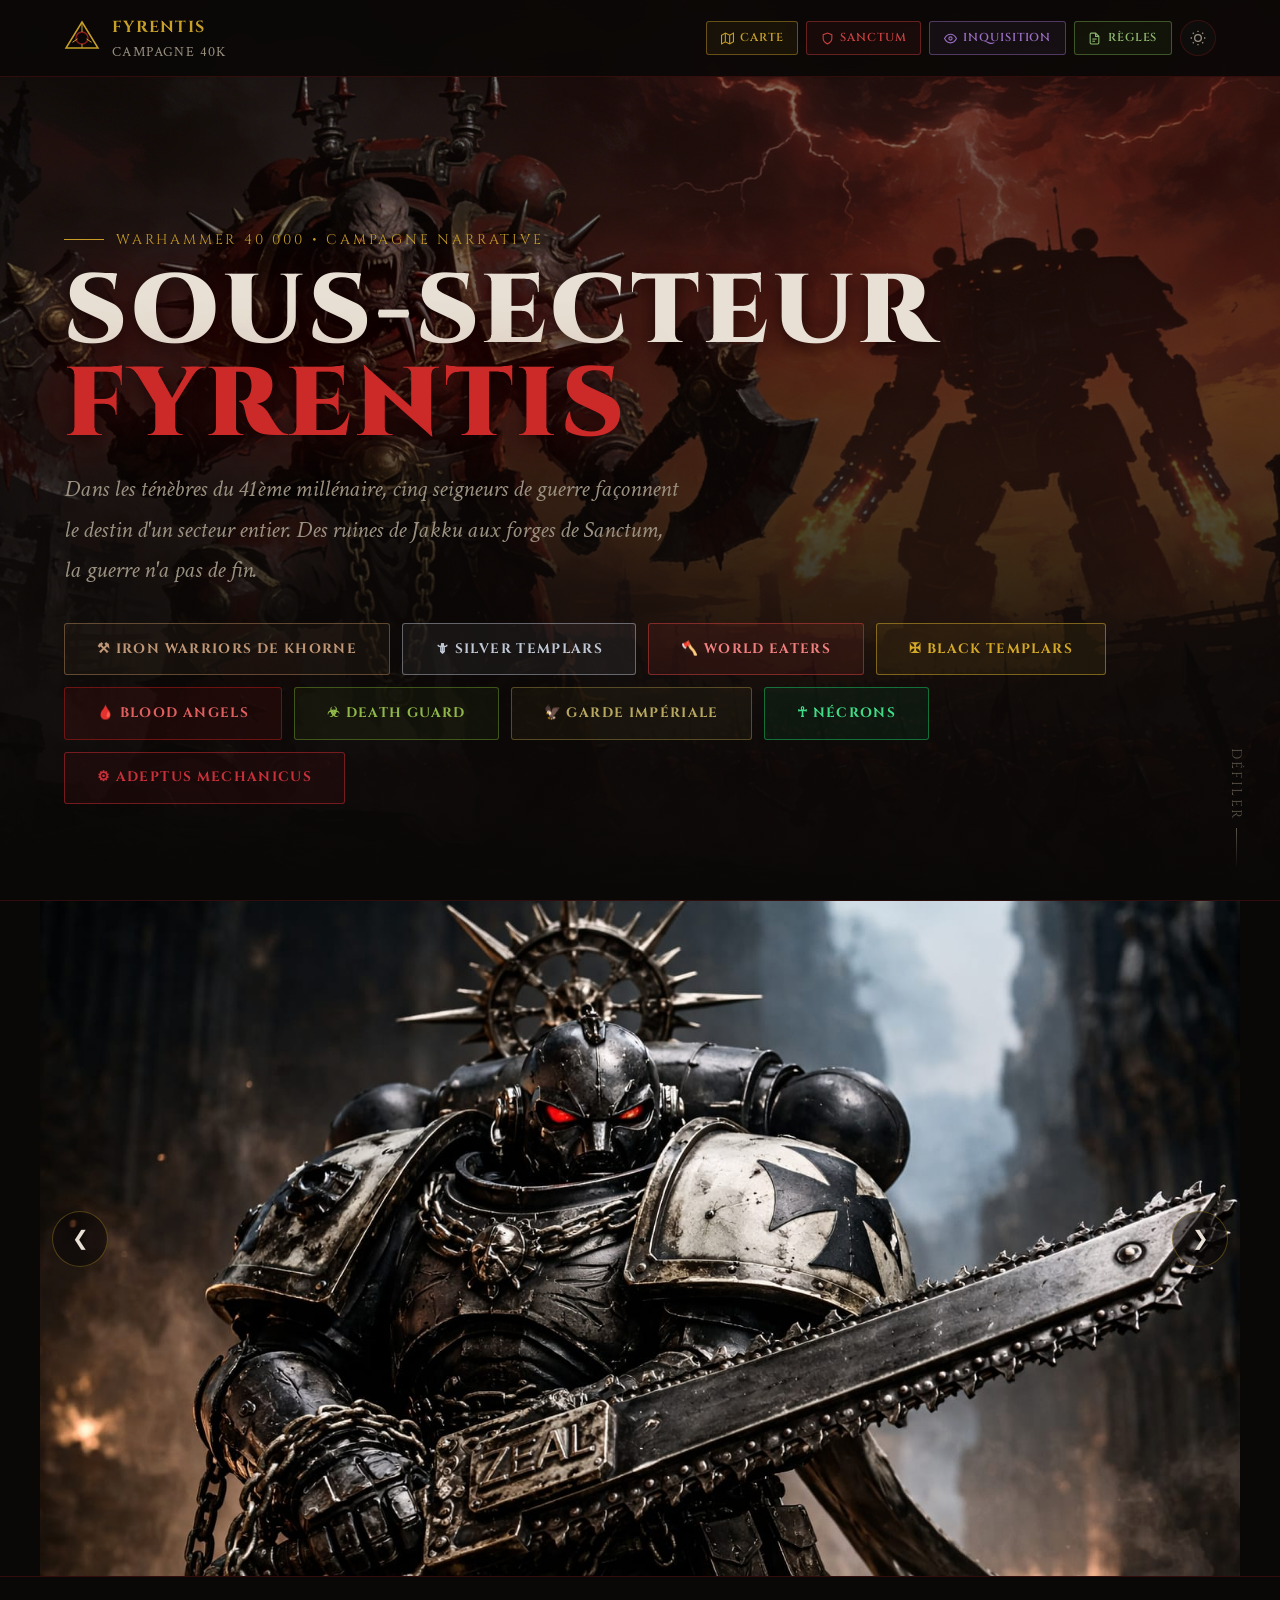
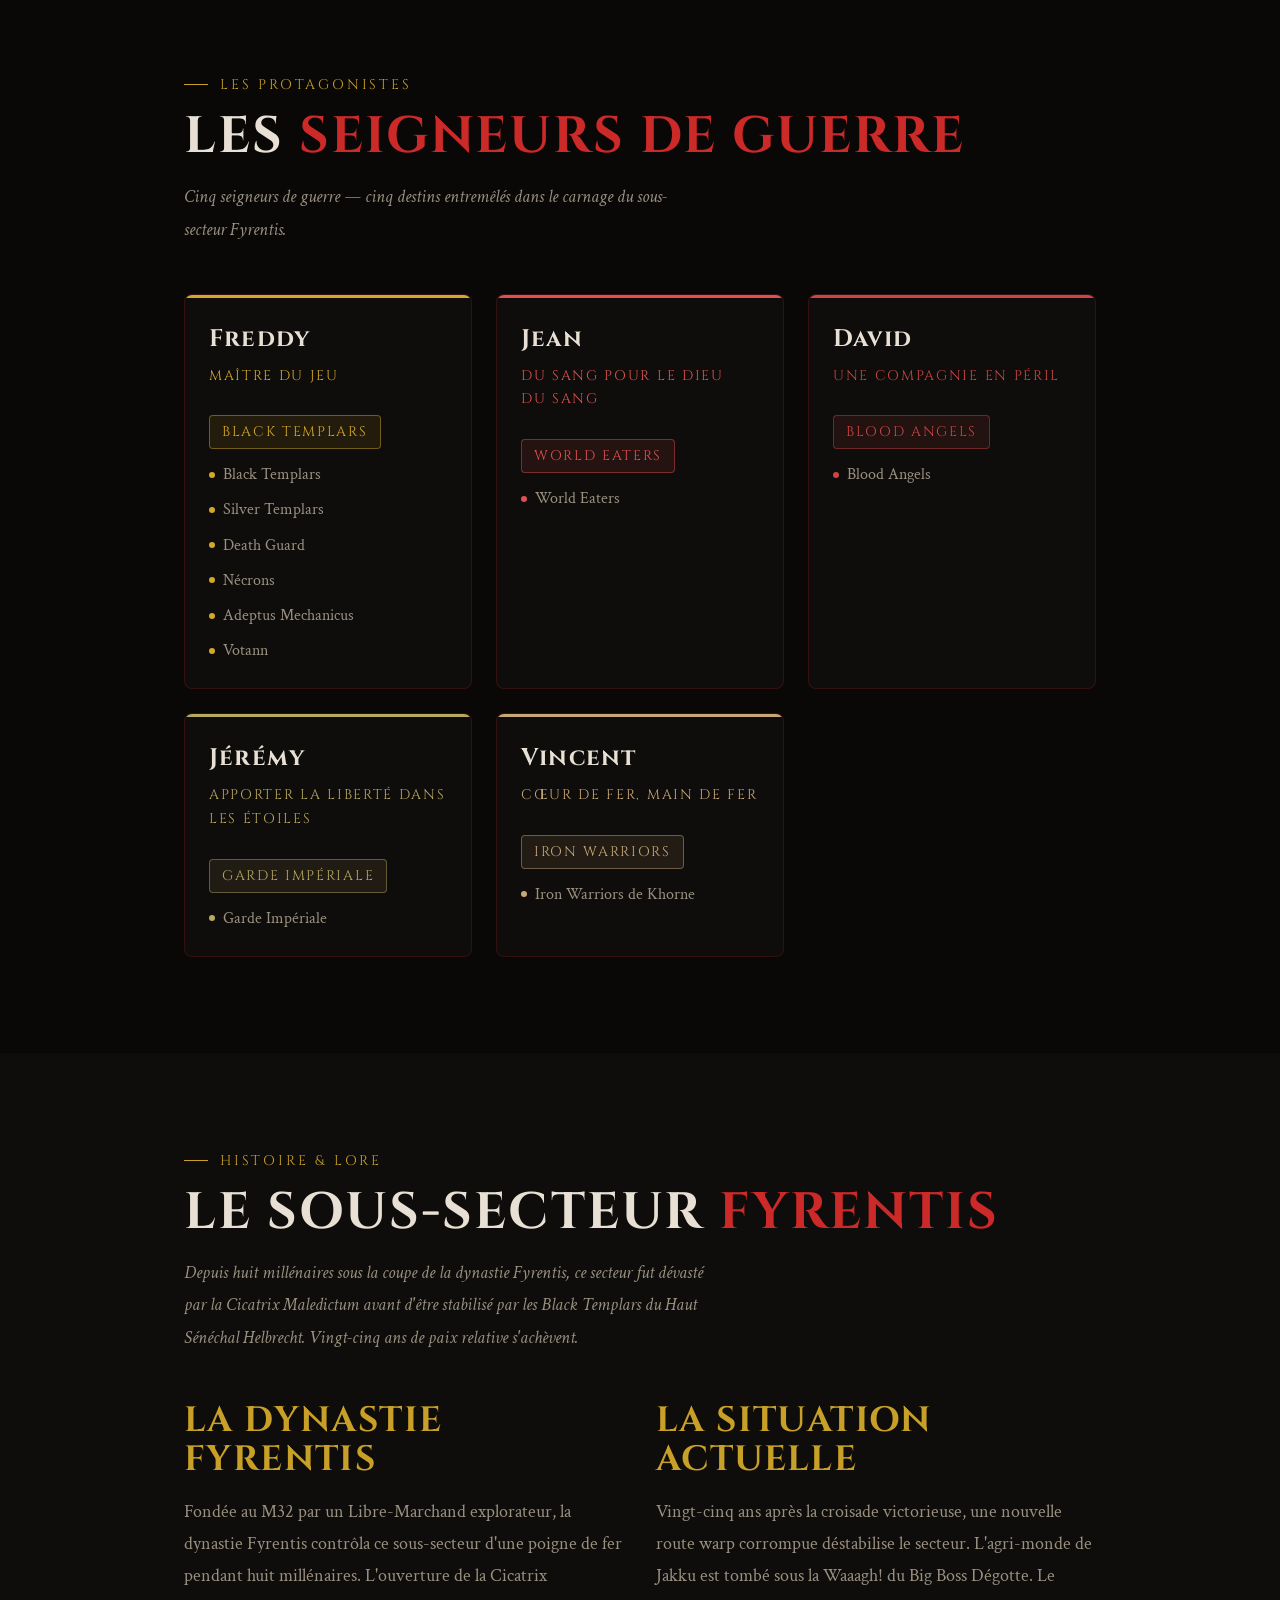
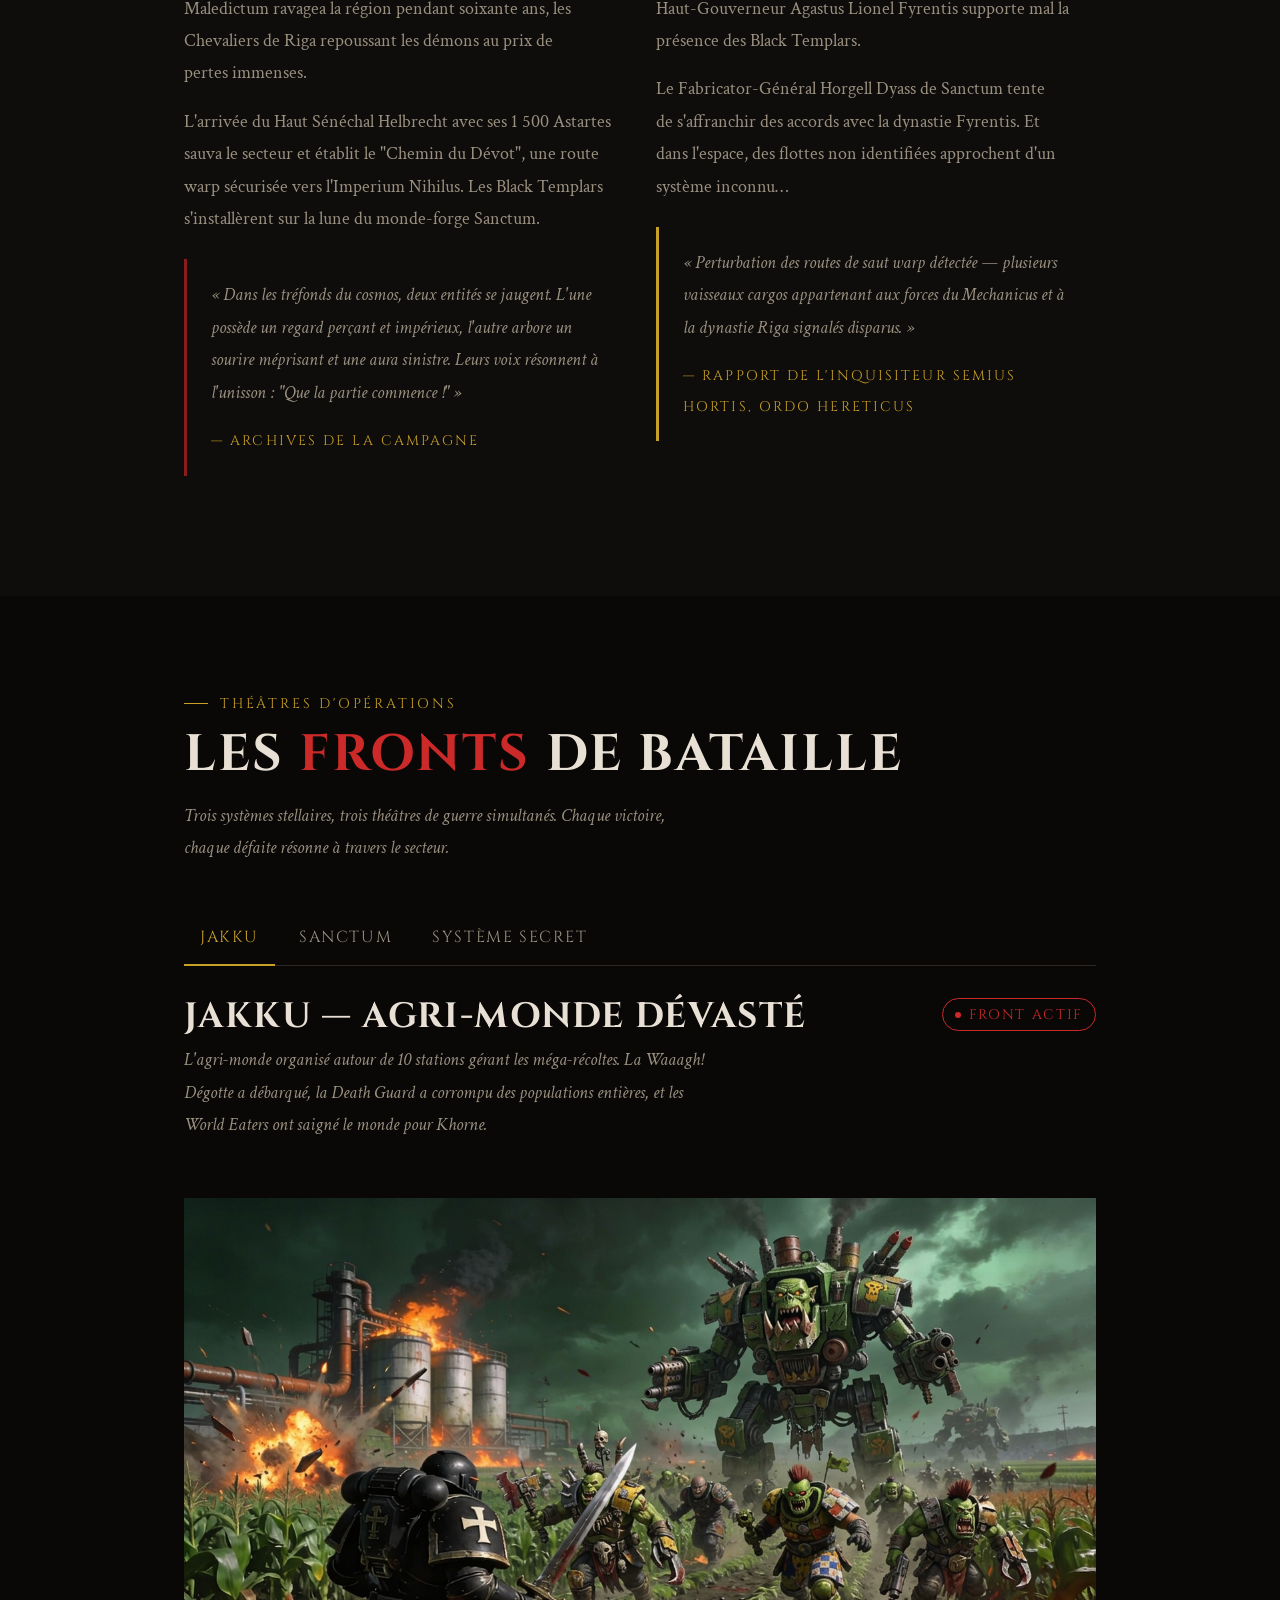
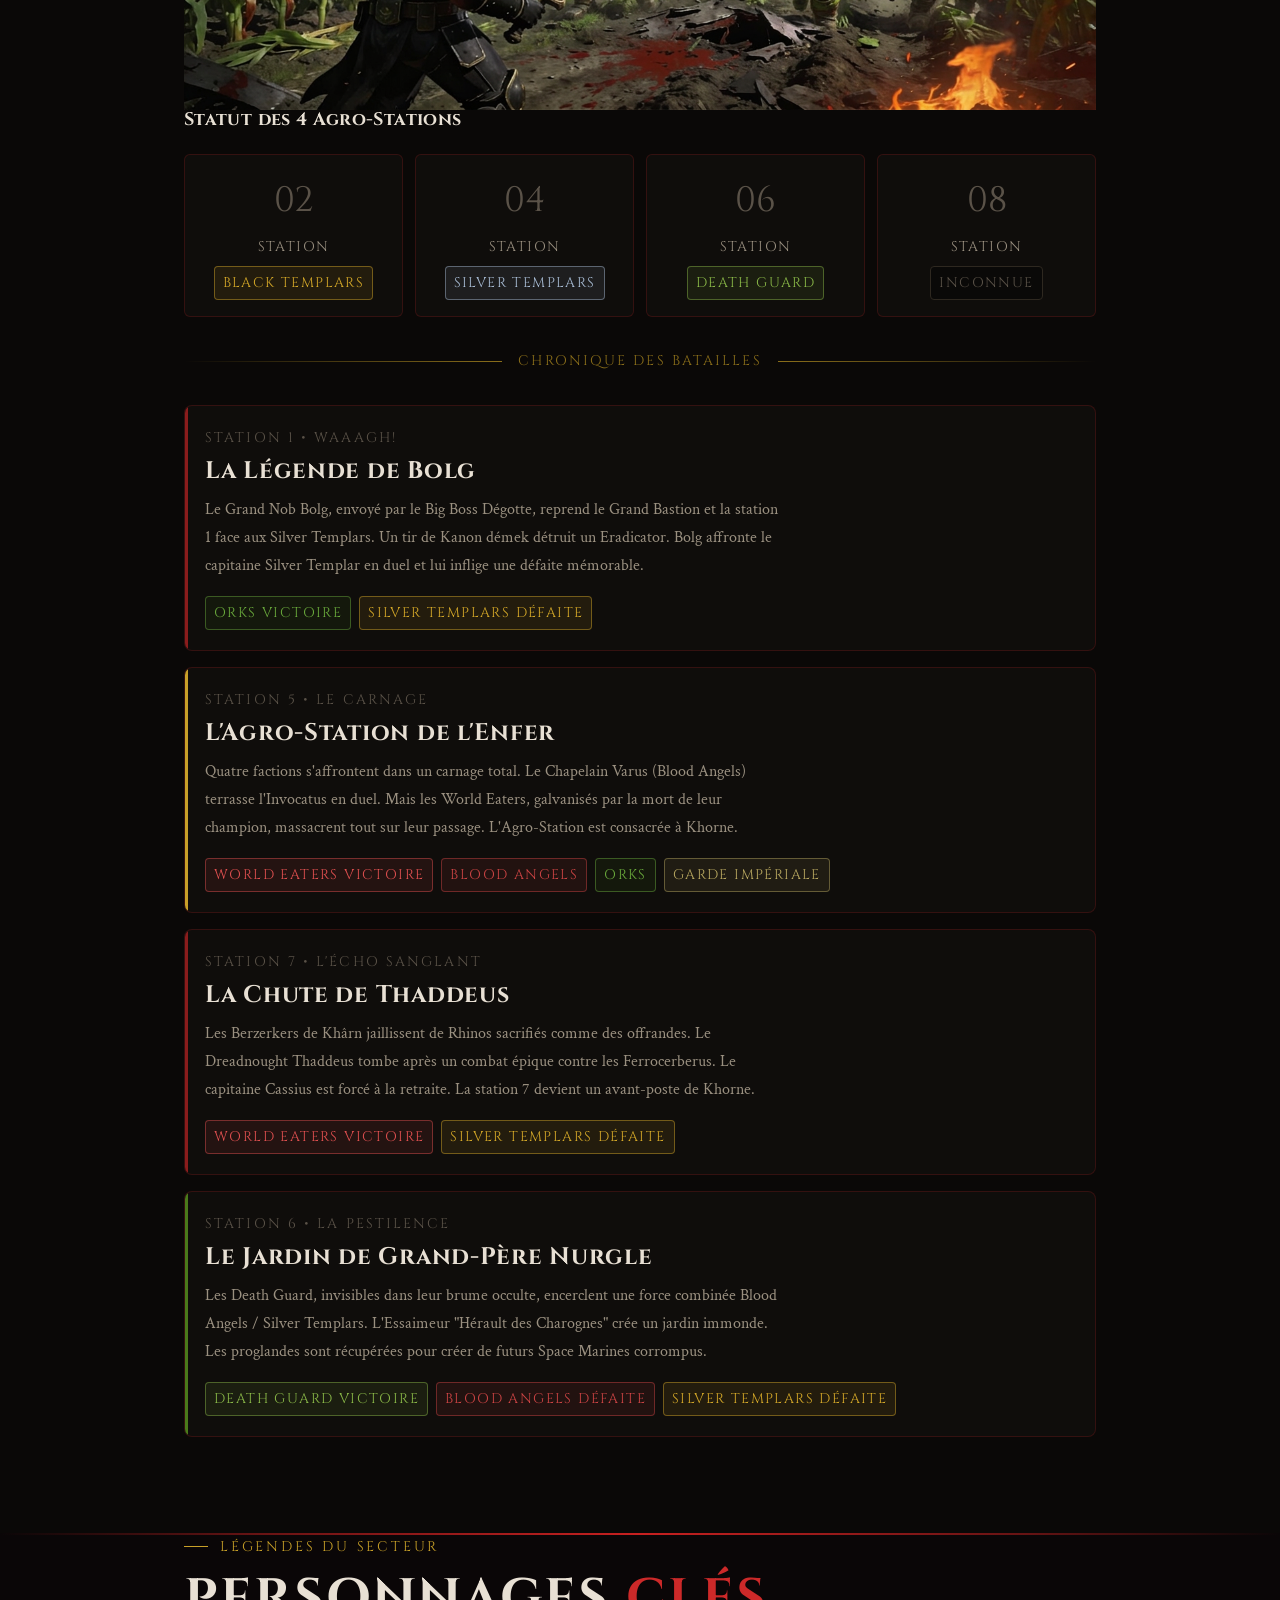
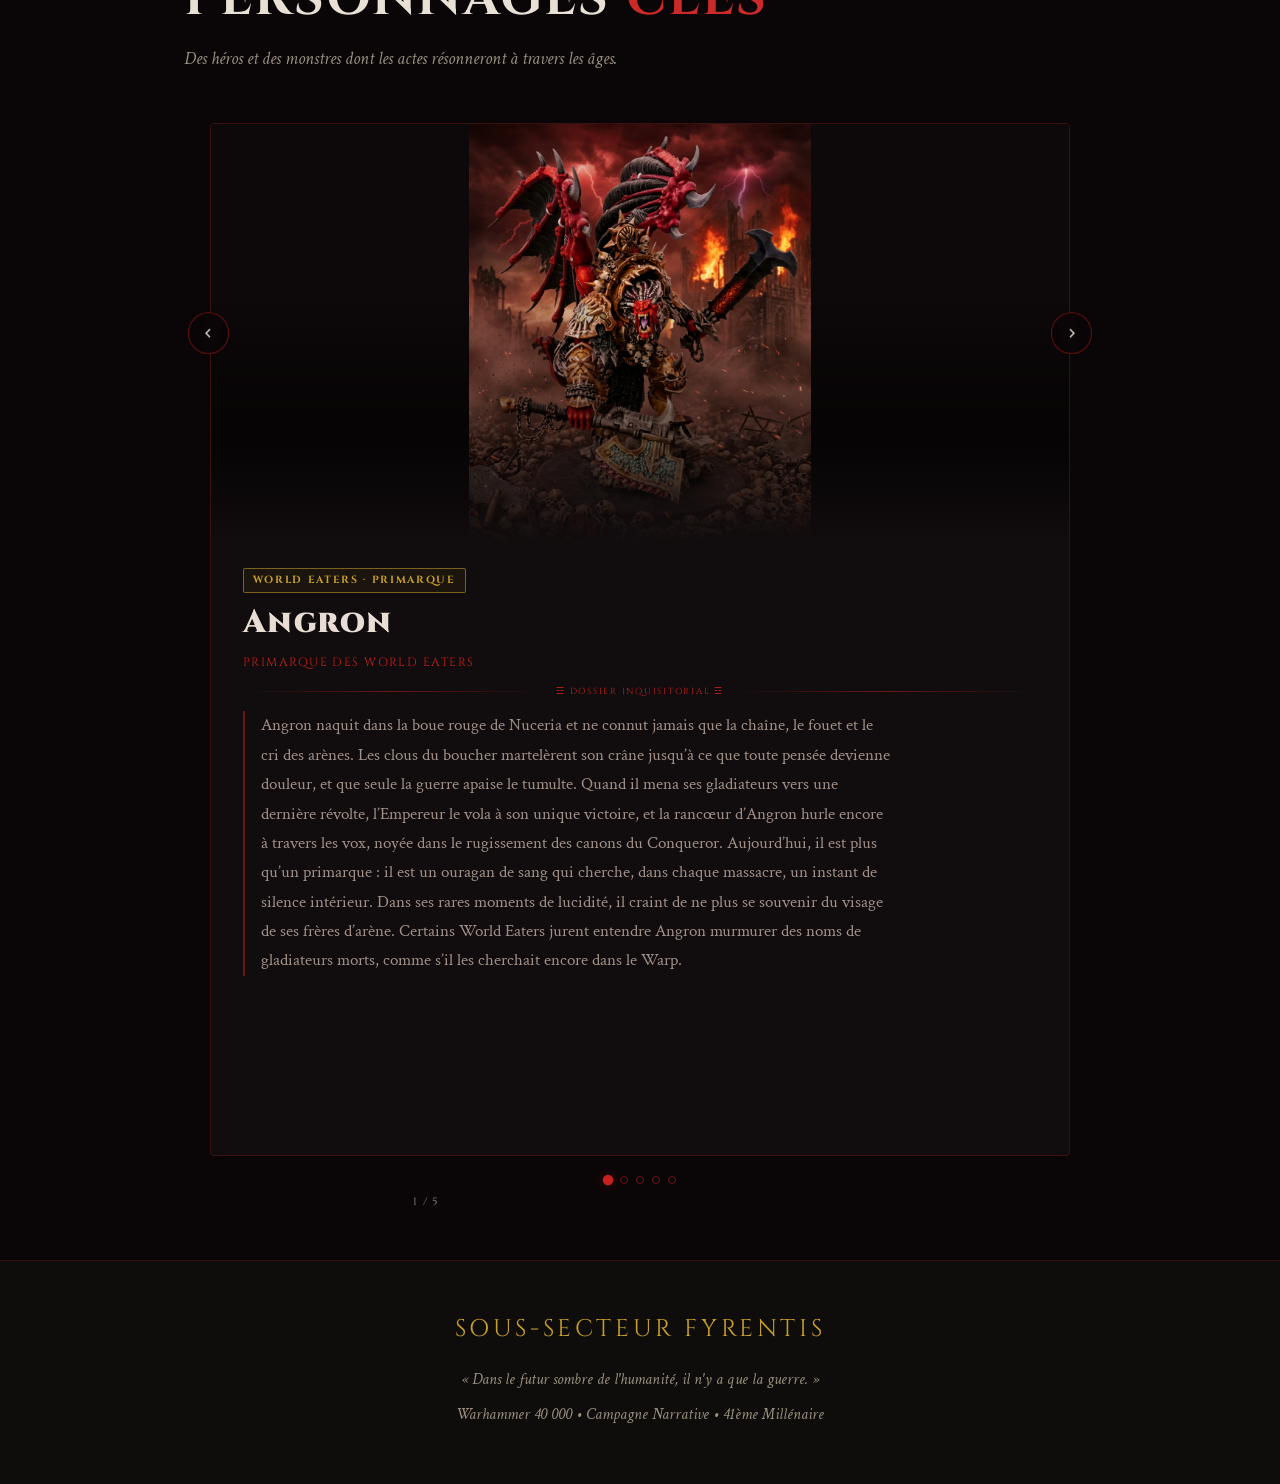
<file: index.html>
<!DOCTYPE html>
<html lang="fr" data-theme="dark">
<head>
  <meta charset="UTF-8">
  <meta name="viewport" content="width=device-width, initial-scale=1.0">
  <title>Campagne Fyrentis — Warhammer 40K</title>
  <link rel="preconnect" href="https://fonts.googleapis.com">
  <link rel="preconnect" href="https://fonts.gstatic.com" crossorigin>
  <link href="https://fonts.googleapis.com/css2?family=Cinzel:wght@400;600;700;900&family=Crimson+Text:ital,wght@0,400;0,600;1,400&display=swap" rel="stylesheet">
  <link rel="stylesheet" href="assets/css/style.css">
  <link rel="stylesheet" href="assets/css/personnages-carousel.css">
  <style>
    /* ── BOUTONS DE NAVIGATION PAGES ─────────────────────────────────────── */
    .nav-page-links {
      display: flex;
      gap: 0.5rem;
      align-items: center;
    }
    .btn-nav-page {
      display: inline-flex;
      align-items: center;
      gap: 0.4rem;
      padding: 0.4rem 0.85rem;
      font-family: 'Cinzel', serif;
      font-size: 0.72rem;
      font-weight: 600;
      letter-spacing: 0.08em;
      text-transform: uppercase;
      text-decoration: none;
      border-radius: 3px;
      border: 1px solid;
      transition: background 180ms ease, color 180ms ease, border-color 180ms ease, box-shadow 180ms ease;
      cursor: pointer;
      white-space: nowrap;
    }
    .btn-nav-page--carte {
      color: #c8a028;
      border-color: rgba(200, 160, 40, 0.45);
      background: rgba(200, 160, 40, 0.07);
    }
    .btn-nav-page--carte:hover {
      background: rgba(200, 160, 40, 0.18);
      border-color: #c8a028;
      box-shadow: 0 0 10px rgba(200, 160, 40, 0.25);
      color: #e8c050;
    }
    .btn-nav-page--sanctum {
      color: #c84040;
      border-color: rgba(200, 60, 60, 0.45);
      background: rgba(200, 60, 60, 0.07);
    }
    .btn-nav-page--sanctum:hover {
      background: rgba(200, 60, 60, 0.18);
      border-color: #c84040;
      box-shadow: 0 0 10px rgba(200, 60, 60, 0.25);
      color: #e06060;
    }
    /* ── RÈGLES : Thème Codex Warhammer — vert bronze / parchamin de guerre ── */
    .btn-nav-page--regles {
      color: #8fb870;
      border-color: rgba(120, 168, 80, 0.45);
      background: rgba(80, 120, 40, 0.10);
    }
    .btn-nav-page--regles:hover {
      background: rgba(90, 130, 45, 0.22);
      border-color: #9ac878;
      box-shadow: 0 0 12px rgba(100, 160, 50, 0.30), 0 0 4px rgba(180, 140, 60, 0.15);
      color: #b8d898;
    }
    .btn-nav-page--inquisition {
      color: #9b6fc4;
      border-color: rgba(155, 111, 196, 0.45);
      background: rgba(155, 111, 196, 0.07);
    }
    .btn-nav-page--inquisition:hover {
      background: rgba(155, 111, 196, 0.18);
      border-color: #9b6fc4;
      box-shadow: 0 0 10px rgba(155, 111, 196, 0.28);
      color: #c090e8;
    }
    [data-theme="light"] .btn-nav-page--carte {
      color: #8a6800;
      border-color: rgba(138, 104, 0, 0.4);
      background: rgba(138, 104, 0, 0.06);
    }
    [data-theme="light"] .btn-nav-page--carte:hover {
      background: rgba(138, 104, 0, 0.14);
      border-color: #8a6800;
    }
    [data-theme="light"] .btn-nav-page--sanctum {
      color: #8b1c1c;
      border-color: rgba(139, 28, 28, 0.4);
      background: rgba(139, 28, 28, 0.06);
    }
    [data-theme="light"] .btn-nav-page--sanctum:hover {
      background: rgba(139, 28, 28, 0.14);
      border-color: #8b1c1c;
    }
    [data-theme="light"] .btn-nav-page--regles {
      color: #3a6020;
      border-color: rgba(58, 96, 32, 0.4);
      background: rgba(58, 96, 32, 0.06);
    }
    [data-theme="light"] .btn-nav-page--regles:hover {
      background: rgba(58, 96, 32, 0.16);
      border-color: #3a6020;
      color: #1e3a0e;
    }
    [data-theme="light"] .btn-nav-page--inquisition {
      color: #5a2a8a;
      border-color: rgba(90, 42, 138, 0.4);
      background: rgba(90, 42, 138, 0.06);
    }
    [data-theme="light"] .btn-nav-page--inquisition:hover {
      background: rgba(90, 42, 138, 0.14);
      border-color: #5a2a8a;
    }
    /* ── BLOC HERO CTA ───────────────────────────────────────────────────────── */
    .hero-nav-btns {
      display: flex;
      flex-wrap: wrap;
      gap: 0.75rem;
      margin-top: 1.5rem;
    }
    .btn-hero-page {
      display: inline-flex;
      align-items: center;
      gap: 0.5rem;
      padding: 0.65rem 1.4rem;
      font-family: 'Cinzel', serif;
      font-size: 0.78rem;
      font-weight: 700;
      letter-spacing: 0.1em;
      text-transform: uppercase;
      text-decoration: none;
      border-radius: 3px;
      border: 1px solid;
      backdrop-filter: blur(4px);
      transition: background 200ms ease, border-color 200ms ease, box-shadow 200ms ease, transform 120ms ease;
    }
    .btn-hero-page:hover { transform: translateY(-1px); }
    .btn-hero-page:active { transform: translateY(0); }
    .btn-hero-page--carte {
      color: #f0d070;
      border-color: rgba(200, 160, 40, 0.6);
      background: rgba(200, 160, 40, 0.12);
    }
    .btn-hero-page--carte:hover {
      background: rgba(200, 160, 40, 0.22);
      border-color: #c8a028;
      box-shadow: 0 0 18px rgba(200, 160, 40, 0.3);
    }
    .btn-hero-page--sanctum {
      color: #f08080;
      border-color: rgba(200, 60, 60, 0.6);
      background: rgba(200, 60, 60, 0.12);
    }
    .btn-hero-page--sanctum:hover {
      background: rgba(200, 60, 60, 0.22);
      border-color: #c84040;
      box-shadow: 0 0 18px rgba(200, 60, 60, 0.3);
    }
    @media (max-width: 600px) {
      .nav-page-links { gap: 0.35rem; }
      .btn-nav-page { font-size: 0.65rem; padding: 0.35rem 0.6rem; }
      .btn-hero-page { font-size: 0.72rem; padding: 0.55rem 1rem; }
    }

    /* ── BOUTONS ARMÉES HERO ─────────────────────────────────────────────────────── */
    .btn-armee {
      display: inline-flex;
      align-items: center;
      gap: 0.55rem;
      padding: 0.85rem 2rem;
      font-family: 'Cinzel', serif;
      font-size: 0.85rem;
      font-weight: 700;
      letter-spacing: 0.1em;
      text-transform: uppercase;
      text-decoration: none;
      border-radius: 3px;
      border: 1px solid;
      transition: background 200ms ease, border-color 200ms ease, box-shadow 200ms ease, transform 120ms ease;
    }
    .btn-armee:hover  { transform: translateY(-1px); }
    .btn-armee:active { transform: translateY(0); }
    .btn-armee--iw { color:#c09878; border-color:rgba(160,120,80,.55); background:rgba(122,90,60,.10); }
    .btn-armee--iw:hover { background:rgba(122,90,60,.22); border-color:#a07848; box-shadow:0 0 20px rgba(140,60,20,.30); color:#d8b898; }
    .btn-armee--st { color:#c0c8d4; border-color:rgba(192,200,212,.45); background:rgba(192,200,212,.07); }
    .btn-armee--st:hover { background:rgba(192,200,212,.16); border-color:#c0c8d4; box-shadow:0 0 20px rgba(192,200,212,.22); color:#e0e6f0; }
    .btn-armee--we { color:#f08080; border-color:rgba(200,60,60,.55); background:rgba(200,60,60,.10); }
    .btn-armee--we:hover { background:rgba(200,60,60,.22); border-color:#c84040; box-shadow:0 0 22px rgba(200,60,60,.35); color:#ffaaaa; }
    .btn-armee--bt { color:#d4a828; border-color:rgba(200,160,40,.55); background:rgba(200,160,40,.08); }
    .btn-armee--bt:hover { background:rgba(200,160,40,.20); border-color:#c8a028; box-shadow:0 0 22px rgba(200,160,40,.28); color:#f0c840; }
    .btn-armee--ba { color:#e06060; border-color:rgba(176,26,26,.55); background:rgba(176,26,26,.10); }
    .btn-armee--ba:hover { background:rgba(176,26,26,.22); border-color:#b01a1a; box-shadow:0 0 22px rgba(176,26,26,.35); color:#ff9090; }
    .btn-armee--dg { color:#90b848; border-color:rgba(100,140,40,.55); background:rgba(80,110,30,.10); }
    .btn-armee--dg:hover { background:rgba(80,110,30,.22); border-color:#6a9030; box-shadow:0 0 22px rgba(100,140,40,.28); color:#b0d868; }
    .btn-armee--gi { color:#b8a860; border-color:rgba(138,122,58,.55); background:rgba(138,122,58,.08); }
    .btn-armee--gi:hover { background:rgba(138,122,58,.20); border-color:#8a7a3a; box-shadow:0 0 20px rgba(138,122,58,.25); color:#d8c878; }
    .btn-armee--nc { color:#40dd88; border-color:rgba(26,200,100,.50); background:rgba(26,200,100,.07); }
    .btn-armee--nc:hover { background:rgba(26,200,100,.16); border-color:#1aff7a; box-shadow:0 0 22px rgba(26,255,122,.28); color:#80ffb8; }
    /* ── ADEPTUS MECHANICUS — rouge sang / acier rouillé ── */
    .btn-armee--am { color:#c8303a; border-color:rgba(192,40,50,.55); background:rgba(160,24,32,.10); }
    .btn-armee--am:hover { background:rgba(160,24,32,.22); border-color:#c8303a; box-shadow:0 0 22px rgba(192,40,50,.40), 0 0 8px rgba(138,154,170,.18); color:#e05060; }
    [data-theme="light"] .btn-armee--am { color:#7a0c14; border-color:rgba(122,12,20,.5); background:rgba(122,12,20,.06); }
    [data-theme="light"] .btn-armee--am:hover { background:rgba(122,12,20,.14); border-color:#7a0c14; color:#4a0408; }
    [data-theme="light"] .btn-armee--iw { color:#5a3a18; border-color:rgba(90,58,24,.5);  background:rgba(90,58,24,.06); }
    [data-theme="light"] .btn-armee--iw:hover { background:rgba(90,58,24,.14); border-color:#5a3a18; color:#3a2008; }
    [data-theme="light"] .btn-armee--st { color:#2a3a50; border-color:rgba(42,58,80,.5);  background:rgba(42,58,80,.06); }
    [data-theme="light"] .btn-armee--st:hover { background:rgba(42,58,80,.14); border-color:#2a3a50; color:#101a28; }
    [data-theme="light"] .btn-armee--we { color:#8b1c1c; border-color:rgba(139,28,28,.5); background:rgba(139,28,28,.06); }
    [data-theme="light"] .btn-armee--we:hover { background:rgba(139,28,28,.14); border-color:#8b1c1c; color:#5c0d0d; }
    [data-theme="light"] .btn-armee--bt { color:#7a5800; border-color:rgba(122,88,0,.5);  background:rgba(122,88,0,.06); }
    [data-theme="light"] .btn-armee--bt:hover { background:rgba(122,88,0,.14); border-color:#7a5800; color:#4a3200; }
    [data-theme="light"] .btn-armee--ba { color:#7a0c0c; border-color:rgba(122,12,12,.5); background:rgba(122,12,12,.06); }
    [data-theme="light"] .btn-armee--ba:hover { background:rgba(122,12,12,.14); border-color:#7a0c0c; color:#4a0404; }
    [data-theme="light"] .btn-armee--dg { color:#3a5a10; border-color:rgba(58,90,16,.5);  background:rgba(58,90,16,.06); }
    [data-theme="light"] .btn-armee--dg:hover { background:rgba(58,90,16,.14); border-color:#3a5a10; color:#1a3000; }
    [data-theme="light"] .btn-armee--gi { color:#4a4010; border-color:rgba(74,64,16,.5);  background:rgba(74,64,16,.06); }
    [data-theme="light"] .btn-armee--gi:hover { background:rgba(74,64,16,.14); border-color:#4a4010; color:#282000; }
    [data-theme="light"] .btn-armee--nc { color:#006a30; border-color:rgba(0,106,48,.5);  background:rgba(0,106,48,.06); }
    [data-theme="light"] .btn-armee--nc:hover { background:rgba(0,106,48,.14); border-color:#006a30; color:#003a18; }

    /* ── PLAYER CARDS — alignées sur la palette armée principale du joueur ───── */
    .player-card--red::before    { background: var(--army-we-fg); }
    .player-card--blue::before   { background: var(--army-ba-fg); }
    .player-card--green::before  { background: var(--army-gi-fg); }
    .player-card--purple::before { background: var(--army-iw-fg); }
    .player-card--gold::before   { background: var(--army-bt-fg); }

    .player-card--red   .player-armies li::before { background: var(--army-we-fg); }
    .player-card--blue  .player-armies li::before { background: var(--army-ba-fg); }
    .player-card--green .player-armies li::before { background: var(--army-gi-fg); }
    .player-card--purple .player-armies li::before { background: var(--army-iw-fg); }
    .player-card--gold  .player-armies li::before { background: var(--army-bt-fg); }

    .player-card--red   .player-role { color: var(--army-we-fg); }
    .player-card--blue  .player-role { color: var(--army-ba-fg); }
    .player-card--green .player-role { color: var(--army-gi-fg); }
    .player-card--purple .player-role { color: var(--army-iw-fg); }
    .player-card--gold  .player-role { color: var(--army-bt-fg); }

    .player-card--red:hover    { box-shadow: 0 8px 32px rgba(224, 80, 80, 0.18); }
    .player-card--blue:hover   { box-shadow: 0 8px 32px rgba(204, 68, 68, 0.18); }
    .player-card--green:hover  { box-shadow: 0 8px 32px rgba(184, 168, 96, 0.18); }
    .player-card--purple:hover { box-shadow: 0 8px 32px rgba(200, 168, 120, 0.18); }
    .player-card--gold:hover   { box-shadow: 0 8px 32px rgba(212, 168, 40, 0.18); }

    .char-lore.red   { border-left-color: var(--army-we-bar); color: var(--color-text-muted); }
    .char-lore.blue  { border-left-color: var(--army-ba-bar); color: var(--color-text-muted); }
    .char-lore.gold  { border-left-color: var(--army-bt-bar); color: var(--color-text-muted); }
    .char-lore.green { border-left-color: #6aaa3c; color: var(--color-text-muted); }

    .faction-tag--ork {
      background: rgba(58, 106, 28, 0.12);
      border-color: rgba(106, 170, 60, 0.45);
      color: #6aaa3c;
    }
    .faction-tag--ork:where(*)  { /* précision sans surcharge */ }

    [data-theme="light"] .player-card--red::before    { background: var(--army-we-fg); }
    [data-theme="light"] .player-card--blue::before   { background: var(--army-ba-fg); }
    [data-theme="light"] .player-card--green::before  { background: var(--army-gi-fg); }
    [data-theme="light"] .player-card--purple::before { background: var(--army-iw-fg); }
    [data-theme="light"] .player-card--gold::before   { background: var(--army-bt-fg); }

    [data-theme="light"] .player-card--red   .player-armies li::before { background: var(--army-we-fg); }
    [data-theme="light"] .player-card--blue  .player-armies li::before { background: var(--army-ba-fg); }
    [data-theme="light"] .player-card--green .player-armies li::before { background: var(--army-gi-fg); }
    [data-theme="light"] .player-card--purple .player-armies li::before { background: var(--army-iw-fg); }
    [data-theme="light"] .player-card--gold  .player-armies li::before { background: var(--army-bt-fg); }

    [data-theme="light"] .player-card--red   .player-role { color: var(--army-we-fg); }
    [data-theme="light"] .player-card--blue  .player-role { color: var(--army-ba-fg); }
    [data-theme="light"] .player-card--green .player-role { color: var(--army-gi-fg); }
    [data-theme="light"] .player-card--purple .player-role { color: var(--army-iw-fg); }
    [data-theme="light"] .player-card--gold  .player-role { color: var(--army-bt-fg); }
  </style>
</head>
<body>

<nav class="nav" id="nav">
  <div class="nav-inner">
    <a href="#" class="nav-logo" aria-label="Campagne Fyrentis">
      <svg class="nav-logo-icon" viewBox="0 0 36 36" fill="none" aria-hidden="true">
        <polygon points="18,2 34,28 2,28" fill="none" stroke="currentColor" stroke-width="1.5" color="#c8a028"/>
        <circle cx="18" cy="18" r="6" fill="none" stroke="currentColor" stroke-width="1.5" color="#8b1c1c"/>
        <line x1="18" y1="2" x2="18" y2="12" stroke="currentColor" stroke-width="1" color="#c8a028"/>
        <line x1="18" y1="24" x2="18" y2="28" stroke="currentColor" stroke-width="1" color="#c8a028"/>
        <line x1="8.5" y1="22.3" x2="13.5" y2="18.9" stroke="currentColor" stroke-width="1" color="#c8a028"/>
        <line x1="27.5" y1="22.3" x2="22.5" y2="18.9" stroke="currentColor" stroke-width="1" color="#c8a028"/>
      </svg>
      <div>
        <span class="nav-logo-text">Fyrentis</span>
        <span class="nav-logo-sub">Campagne 40K</span>
      </div>
    </a>
    <div class="nav-actions">
      <div class="nav-page-links">
        <a href="carte.html" class="btn-nav-page btn-nav-page--carte" aria-label="Voir la Carte du secteur">
          <svg width="13" height="13" viewBox="0 0 24 24" fill="none" stroke="currentColor" stroke-width="2" aria-hidden="true"><polygon points="1 6 1 22 8 18 16 22 23 18 23 2 16 6 8 2 1 6"/><line x1="8" y1="2" x2="8" y2="18"/><line x1="16" y1="6" x2="16" y2="22"/></svg>
          Carte
        </a>
        <a href="sanctum.html" class="btn-nav-page btn-nav-page--sanctum" aria-label="Accéder au Sanctum">
          <svg width="13" height="13" viewBox="0 0 24 24" fill="none" stroke="currentColor" stroke-width="2" aria-hidden="true"><path d="M12 22s8-4 8-10V5l-8-3-8 3v7c0 6 8 10 8 10z"/></svg>
          Sanctum
        </a>
		<a href="rapports-inquisiteurs.html" class="btn-nav-page btn-nav-page--inquisition" aria-label="Lire les Rapports Inquisitoriaux">
          <svg width="13" height="13" viewBox="0 0 24 24" fill="none" stroke="currentColor" stroke-width="2" aria-hidden="true"><path d="M1 12s4-8 11-8 11 8 11 8-4 8-11 8-11-8-11-8z"/><circle cx="12" cy="12" r="3"/></svg>
          Inquisition
        </a>
        <a href="regles.html" class="btn-nav-page btn-nav-page--regles" aria-label="Consulter les Règles Narratives">
          <svg width="13" height="13" viewBox="0 0 24 24" fill="none" stroke="currentColor" stroke-width="2" aria-hidden="true"><path d="M14 2H6a2 2 0 0 0-2 2v16a2 2 0 0 0 2 2h12a2 2 0 0 0 2-2V8z"/><polyline points="14 2 14 8 20 8"/><line x1="8" y1="13" x2="16" y2="13"/><line x1="8" y1="17" x2="13" y2="17"/></svg>
          Règles
        </a>
      </div>
      <button class="btn-theme" data-theme-toggle aria-label="Basculer le thème">
        <svg width="16" height="16" viewBox="0 0 24 24" fill="none" stroke="currentColor" stroke-width="2"><path d="M21 12.79A9 9 0 1 1 11.21 3 7 7 0 0 0 21 12.79z"/></svg>
      </button>
      <button class="nav-mobile-toggle" id="nav-toggle" aria-label="Menu" aria-expanded="false">
        <svg width="18" height="18" viewBox="0 0 24 24" fill="none" stroke="currentColor" stroke-width="2"><line x1="3" y1="6" x2="21" y2="6"/><line x1="3" y1="12" x2="21" y2="12"/><line x1="3" y1="18" x2="21" y2="18"/></svg>
      </button>
    </div>
  </div>
</nav>

<header class="hero" id="top">
  <div class="hero-bg">
    <img class="hero-img" src="assets/img/berserk.png" alt="Angron et le Titan Syrgalah mènent les World Eaters à la bataille" width="1920" height="1080" loading="eager">
    <div class="hero-overlay"></div>
  </div>
  <div class="hero-content">
    <p class="hero-eyebrow">Warhammer 40 000 • Campagne Narrative</p>
    <h1 class="hero-title">Sous-Secteur<br><span>Fyrentis</span></h1>
    <p class="hero-subtitle">Dans les ténèbres du 41ème millénaire, cinq seigneurs de guerre façonnent le destin d'un secteur entier. Des ruines de Jakku aux forges de Sanctum, la guerre n'a pas de fin.</p>
    <div class="hero-badges">
      <a href="iron-warriors-de-khorne.html" class="btn-armee btn-armee--iw">⚒ Iron Warriors de Khorne</a>
      <a href="silver-templars.html"         class="btn-armee btn-armee--st">🗡 Silver Templars</a>
      <a href="world-eaters.html"            class="btn-armee btn-armee--we">🪓 World Eaters</a>
      <a href="black-templars.html"          class="btn-armee btn-armee--bt">✠ Black Templars</a>
      <a href="blood-angels.html"            class="btn-armee btn-armee--ba">🩸 Blood Angels</a>
      <a href="death-guard.html"             class="btn-armee btn-armee--dg">☣ Death Guard</a>
      <a href="garde-imperiale.html"         class="btn-armee btn-armee--gi">🦅 Garde Impériale</a>
      <a href="necrons.html"                 class="btn-armee btn-armee--nc">☥ Nécrons</a>
      <a href="adeptus-mechanicus.html"      class="btn-armee btn-armee--am">⚙ Adeptus Mechanicus</a>
    </div>
  </div>
  <span class="hero-scroll" aria-hidden="true">Défiler</span>
</header>

<!-- ============================================================
     CARROUSEL — Galerie de la Campagne Fyrentis
     Images actives : 1,2,3,4,5,6,7,8,9,10,11,12,13,14,15,16,17,18,19,20,21,22,23,24,25
============================================================ -->
<section class="carousel-section" aria-label="Galerie de la campagne Fyrentis" role="region">
  <div class="carousel" id="main-carousel">

    <ul class="carousel__track-wrapper" role="list">
      <li class="carousel__slide is-active" role="listitem">
        <img src="assets/img/carroussel/1.jpg" loading="eager">
      </li>
	  <li class="carousel__slide" role="listitem">
        <img src="assets/img/carroussel/2.jpg" loading="lazy">
      </li>
      <li class="carousel__slide" role="listitem">
        <img src="assets/img/carroussel/3.jpg" loading="lazy">
      </li>
      <li class="carousel__slide" role="listitem">
        <img src="assets/img/carroussel/4.jpg" loading="lazy">
      </li>
      <li class="carousel__slide" role="listitem">
        <img src="assets/img/carroussel/5.jpg" loading="lazy">
      </li>
      <li class="carousel__slide" role="listitem">
        <img src="assets/img/carroussel/6.jpg" loading="lazy">
      </li>
	  <li class="carousel__slide" role="listitem">
        <img src="assets/img/carroussel/7.jpg" loading="lazy">
      </li>
      <li class="carousel__slide" role="listitem">
        <img src="assets/img/carroussel/8.jpg" loading="lazy">
      </li>
      <li class="carousel__slide" role="listitem">
        <img src="assets/img/carroussel/9.jpg" loading="lazy">
      </li>
      <li class="carousel__slide" role="listitem">
        <img src="assets/img/carroussel/10.jpg" loading="lazy">
      </li>
      <li class="carousel__slide" role="listitem">
        <img src="assets/img/carroussel/11.jpg" loading="lazy">
      </li>
      <li class="carousel__slide" role="listitem">
        <img src="assets/img/carroussel/12.jpg" loading="lazy">
      </li>
      <li class="carousel__slide" role="listitem">
        <img src="assets/img/carroussel/13.jpg" loading="lazy">
      </li>
      <li class="carousel__slide" role="listitem">
        <img src="assets/img/carroussel/14.jpg" loading="lazy">
      </li>
      <li class="carousel__slide" role="listitem">
        <img src="assets/img/carroussel/15.jpg" loading="lazy">
      </li>
      <li class="carousel__slide" role="listitem">
        <img src="assets/img/carroussel/16.jpg" loading="lazy">
      </li>
      <li class="carousel__slide" role="listitem">
        <img src="assets/img/carroussel/17.jpg" loading="lazy">
      </li>
      <li class="carousel__slide" role="listitem">
        <img src="assets/img/carroussel/18.jpg" loading="lazy">
      </li>
      <li class="carousel__slide" role="listitem">
        <img src="assets/img/carroussel/19.jpg" loading="lazy">
      </li>
      <li class="carousel__slide" role="listitem">
        <img src="assets/img/carroussel/20.jpg" loading="lazy">
      </li>
      <li class="carousel__slide" role="listitem">
        <img src="assets/img/carroussel/21.jpg" loading="lazy">
      </li>
      <li class="carousel__slide" role="listitem">
        <img src="assets/img/carroussel/22.jpg" loading="lazy">
      </li>
      <li class="carousel__slide" role="listitem">
        <img src="assets/img/carroussel/23.jpg" loading="lazy">
      </li>
      <li class="carousel__slide" role="listitem">
        <img src="assets/img/carroussel/24.jpg" loading="lazy">
      </li>
      <li class="carousel__slide" role="listitem">
        <img src="assets/img/carroussel/25.jpg" loading="lazy">
      </li>
	  <li class="carousel__slide" role="listitem">
        <img src="assets/img/carroussel/26.jpg" loading="lazy">
      </li>
      <li class="carousel__slide" role="listitem">
        <img src="assets/img/carroussel/27.jpg" loading="lazy">
      </li>
	  <li class="carousel__slide" role="listitem">
        <img src="assets/img/carroussel/28.jpg" loading="lazy">
      </li>
	  <li class="carousel__slide" role="listitem">
        <img src="assets/img/carroussel/29.jpg" loading="lazy">
      </li>
	  <li class="carousel__slide" role="listitem">
        <img src="assets/img/carroussel/30.jpg" loading="lazy">
      </li>
	  <li class="carousel__slide" role="listitem">
        <img src="assets/img/carroussel/31.jpg" loading="lazy">
      </li>
    </ul>

    <button class="carousel__btn carousel__btn--prev" aria-label="Image précédente">&#10094;</button>
    <button class="carousel__btn carousel__btn--next" aria-label="Image suivante">&#10095;</button>
    <div class="carousel__dots" role="tablist" aria-label="Sélection de slide"></div>

  </div>
</section>

<!-- JOUEURS -->
<section id="joueurs">
  <div class="container">
    <div class="section-header reveal">
      <p class="section-eyebrow">Les Protagonistes</p>
      <h2 class="section-title">Les <span>seigneurs de guerre</span></h2>
      <p class="section-desc">Cinq seigneurs de guerre — cinq destins entremêlés dans le carnage du sous-secteur Fyrentis.</p>
    </div>
    <div class="players-grid" id="players-grid"></div>
  </div>
</section>

<!-- CONTEXTE -->
<section id="contexte" class="bg-surface">
  <div class="container">
    <div class="section-header reveal">
      <p class="section-eyebrow">Histoire &amp; Lore</p>
      <h2 class="section-title">Le Sous-Secteur <span>Fyrentis</span></h2>
      <p class="section-desc" id="lore-desc"></p>
    </div>
    <div class="lore-grid" id="lore-grid"></div>
  </div>
</section>

<!-- FRONTS -->
<section id="fronts">
  <div class="container">
    <div class="section-header reveal">
      <p class="section-eyebrow">Théâtres d'Opérations</p>
      <h2 class="section-title">Les <span>Fronts</span> de Bataille</h2>
      <p class="section-desc">Trois systèmes stellaires, trois théâtres de guerre simultanés. Chaque victoire, chaque défaite résonne à travers le secteur.</p>
    </div>
    <div class="fronts-tabs" id="fronts-tabs" role="tablist"></div>
    <div id="fronts-panels"></div>
  </div>
</section>

<!-- PERSONNAGES -->
<section id="personnages" class="bg-surface perso-carousel-section">
  <div class="container">
    <div class="section-header reveal">
      <p class="section-eyebrow">Légendes du Secteur</p>
      <h2 class="section-title">Personnages <span>Clés</span></h2>
      <p class="section-desc">Des héros et des monstres dont les actes résonneront à travers les âges.</p>
    </div>
  </div>

  <!-- Zone d'injection du carrousel — remplie par personnages-carousel.js -->
  <div id="perso-carousel-container" class="container"></div>
</section>

<footer>
  <div class="container">
    <div class="footer-logo">Sous-Secteur Fyrentis</div>
    <p class="footer-line">« Dans le futur sombre de l'humanité, il n'y a que la guerre. »</p>
    <p class="footer-line">Warhammer 40 000 • Campagne Narrative • 41ème Millénaire</p>
  </div>
</footer>

<a href="#top" class="back-top" id="back-top" aria-label="Retour en haut">
  <svg width="16" height="16" viewBox="0 0 24 24" fill="none" stroke="currentColor" stroke-width="2"><polyline points="18 15 12 9 6 15"/></svg>
</a>

<script>
(function () {

  // ── THEME TOGGLE
  const themeBtn = document.querySelector('[data-theme-toggle]');
  const root = document.documentElement;
  let theme = root.getAttribute('data-theme') || (matchMedia('(prefers-color-scheme: dark)').matches ? 'dark' : 'light');
  root.setAttribute('data-theme', theme);
  function updateThemeBtn() {
    if (!themeBtn) return;
    themeBtn.innerHTML = theme === 'dark'
      ? '<svg width="16" height="16" viewBox="0 0 24 24" fill="none" stroke="currentColor" stroke-width="2"><circle cx="12" cy="12" r="5"/><path d="M12 1v2M12 21v2M4.22 4.22l1.42 1.42M18.36 18.36l1.42 1.42M1 12h2M21 12h2M4.22 19.78l1.42-1.42M18.36 5.64l1.42-1.42"/></svg>'
      : '<svg width="16" height="16" viewBox="0 0 24 24" fill="none" stroke="currentColor" stroke-width="2"><path d="M21 12.79A9 9 0 1 1 11.21 3 7 7 0 0 0 21 12.79z"/></svg>';
    themeBtn.setAttribute('aria-label', 'Basculer vers le mode ' + (theme === 'dark' ? 'clair' : 'sombre'));
  }
  updateThemeBtn();
  if (themeBtn) themeBtn.addEventListener('click', () => { theme = theme === 'dark' ? 'light' : 'dark'; root.setAttribute('data-theme', theme); updateThemeBtn(); });

  // ── NAV SCROLL + BACK-TO-TOP
  const nav = document.getElementById('nav');
  window.addEventListener('scroll', () => {
    nav.classList.toggle('nav--scrolled', window.scrollY > 60);
    document.getElementById('back-top').classList.toggle('visible', window.scrollY > 300);
  }, { passive: true });

  // ── REVEAL ON SCROLL
  function initReveal() {
    const obs = new IntersectionObserver(entries => {
      entries.forEach(e => { if (e.isIntersecting) { e.target.classList.add('visible'); obs.unobserve(e.target); } });
    }, { threshold: 0.1, rootMargin: '0px 0px -40px 0px' });
    document.querySelectorAll('.reveal').forEach(el => obs.observe(el));
  }

  // ── TABS
  function initTabs() {
    const tabs   = document.querySelectorAll('.front-tab');
    const panels = document.querySelectorAll('.front-panel');
    tabs.forEach(tab => {
      tab.addEventListener('click', () => {
        tabs.forEach(t => { t.classList.remove('active'); t.setAttribute('aria-selected', 'false'); });
        panels.forEach(p => p.classList.remove('active'));
        tab.classList.add('active'); tab.setAttribute('aria-selected', 'true');
        const p = document.getElementById('tab-' + tab.dataset.tab);
        if (p) p.classList.add('active');
      });
    });
  }

  function delayClass(n) { return n ? ` reveal-delay-${n}` : ''; }

  const COULEUR_TO_ARMEE = {
    red:    { code: 'we',  label: 'World Eaters' },
    blue:   { code: 'ba',  label: 'Blood Angels' },
    green:  { code: 'gi',  label: 'Garde Impériale' },
    purple: { code: 'iw',  label: 'Iron Warriors' },
    gold:   { code: 'bt',  label: 'Black Templars' }
  };

  function renderJoueurs(joueurs) {
    document.getElementById('players-grid').innerHTML = joueurs.map(j => {
      const mapping = COULEUR_TO_ARMEE[j.couleur];
      const badge = mapping
        ? `<span class="warlord-army warlord-army--${mapping.code}" style="margin-top:var(--space-3);display:inline-flex">${mapping.label}</span>`
        : '';
      return `<article class="player-card player-card--${j.couleur} reveal${delayClass(j.delai)}">
        <p class="player-name">${j.nom}</p>
        <p class="player-role">${j.role}</p>
        ${badge}
        <ul class="player-armies" role="list">${j.armees.map(a => `<li>${a}</li>`).join('')}</ul>
      </article>`;
    }).join('');
  }

  function renderLore(lore) {
    document.getElementById('lore-desc').textContent = lore.description;
    document.getElementById('lore-grid').innerHTML = lore.blocs.map((b, i) =>
      `<div class="lore-text reveal${i > 0 ? ' reveal-delay-2' : ''}">
        <h3>${b.titre}</h3>
        ${b.paragraphes.map(p => `<p>${p}</p>`).join('')}
        <div class="quote-block${b.citation.alerte ? ' quote-block--alert' : ''}">
          <p class="quote-text">${b.citation.texte}</p>
          <span class="quote-author">${b.citation.auteur}</span>
        </div>
      </div>`
    ).join('');
  }

  function renderFronts(fronts) {
    document.getElementById('fronts-tabs').innerHTML = fronts.map((f, i) =>
      `<button class="front-tab${i===0?' active':''}" role="tab" aria-selected="${i===0}" data-tab="${f.id}">${f.nom}</button>`
    ).join('');
    document.getElementById('fronts-panels').innerHTML = fronts.map((f, i) => {
      const stationsHTML = f.stations ? `
        <h4>Statut des ${f.stations.length} Agro-Stations</h4>
        <div class="stations-grid">${f.stations.map(s =>
          `<div class="station-card"><div class="station-num">${s.num}</div><div class="station-label">Station</div><span class="station-owner ${s.classe}">${s.proprietaire}</span></div>`
        ).join('')}</div>` : '';
      const imageHTML = f.image ? (f.stations
        ? `<img src="${f.image}" alt="${f.image_alt}" width="1200" height="400" loading="lazy">`
        : `<div class="front-visual"><img src="${f.image}" alt="${f.image_alt}" width="1600" height="900" loading="lazy"></div>`
      ) : '';
      const bataillesHTML = f.batailles.map(b =>
        `<div class="battle-entry ${b.classe}">
          <p class="battle-label">${b.label}</p>
          <h4 class="battle-title">${b.titre}</h4>
          <p class="battle-text">${b.texte}</p>
          <div class="battle-factions">${b.factions.map(fc => `<span class="faction-tag ${fc.classe}">${fc.label}</span>`).join('')}</div>
        </div>`
      ).join('');
      return `<div class="front-panel${i===0?' active':''}" id="tab-${f.id}" role="tabpanel">
        <div class="front-header">
          <div><h3 class="front-title">${f.titre}</h3><p class="front-desc">${f.description}</p></div>
          <span class="front-status ${f.statut_classe}">${f.statut}</span>
        </div>
        ${imageHTML}${stationsHTML}
        ${f.stations ? '<div class="ornament section-ornament"><span>Chronique des Batailles</span></div>' : ''}
        <div class="battle-log">${bataillesHTML}</div>
      </div>`;
    }).join('');
  }

  // ── MAIN : FETCH + RENDER
  fetch('assets/data/campagne.json')
    .then(r => r.json())
    .then(d => {
      renderJoueurs(d.joueurs);
      renderLore(d.lore);
      renderFronts(d.fronts);
      initTabs();
    })
    .catch(err => {
      console.error('Erreur chargement campagne.json :', err);
      document.body.insertAdjacentHTML('afterbegin', '<div style="background:#8b1c1c;color:#fff;padding:1rem;text-align:center">Erreur : impossible de charger campagne.json</div>');
    })
    .finally(() => {
      initReveal(); // Toujours exécuté, même si le fetch échoue
    });

  // ── CARROUSEL
  (function () {
    'use strict';
    const carousel  = document.getElementById('main-carousel');
    if (!carousel) return;
    const slides    = Array.from(carousel.querySelectorAll('.carousel__slide'));
    const dotsWrap  = carousel.querySelector('.carousel__dots');
    const btnPrev   = carousel.querySelector('.carousel__btn--prev');
    const btnNext   = carousel.querySelector('.carousel__btn--next');
    if (!slides.length || !dotsWrap || !btnPrev || !btnNext) return;
    const INTERVAL      = 3500;
    const reducedMotion = window.matchMedia('(prefers-reduced-motion: reduce)').matches;
    let current         = 0;
    let timer           = null;
    const dots = slides.map((_, i) => {
      const dot = document.createElement('button');
      dot.classList.add('carousel__dot');
      dot.setAttribute('role', 'tab');
      dot.setAttribute('aria-label', `Image ${i + 1} sur ${slides.length}`);
      dot.setAttribute('aria-selected', i === 0 ? 'true' : 'false');
      if (i === 0) dot.classList.add('is-active');
      dot.addEventListener('click', () => { goTo(i); if (!reducedMotion) { stop(); start(); } });
      dotsWrap.appendChild(dot);
      return dot;
    });
    function goTo(index) {
      slides[current].classList.remove('is-active');
      dots[current].classList.remove('is-active');
      dots[current].setAttribute('aria-selected', 'false');
      current = ((index % slides.length) + slides.length) % slides.length;
      slides[current].classList.add('is-active');
      dots[current].classList.add('is-active');
      dots[current].setAttribute('aria-selected', 'true');
    }
    function start() {
      if (reducedMotion) return;
      stop();
      timer = setInterval(() => goTo(current + 1), INTERVAL);
    }
    function stop() {
      if (timer !== null) { clearInterval(timer); timer = null; }
    }
    carousel.addEventListener('mouseenter', stop);
    carousel.addEventListener('mouseleave', start);
    carousel.addEventListener('focusin',    stop);
    carousel.addEventListener('focusout',   start);
    btnPrev.addEventListener('click', () => { goTo(current - 1); if (!reducedMotion) { stop(); start(); } });
    btnNext.addEventListener('click', () => { goTo(current + 1); if (!reducedMotion) { stop(); start(); } });
    carousel.addEventListener('keydown', (e) => {
      if (e.key === 'ArrowLeft')  { goTo(current - 1); }
      if (e.key === 'ArrowRight') { goTo(current + 1); }
    });
    start();
  })();

})();
</script>
<script src="assets/js/personnages-carousel.js"></script>
</body>
</html>
</file>
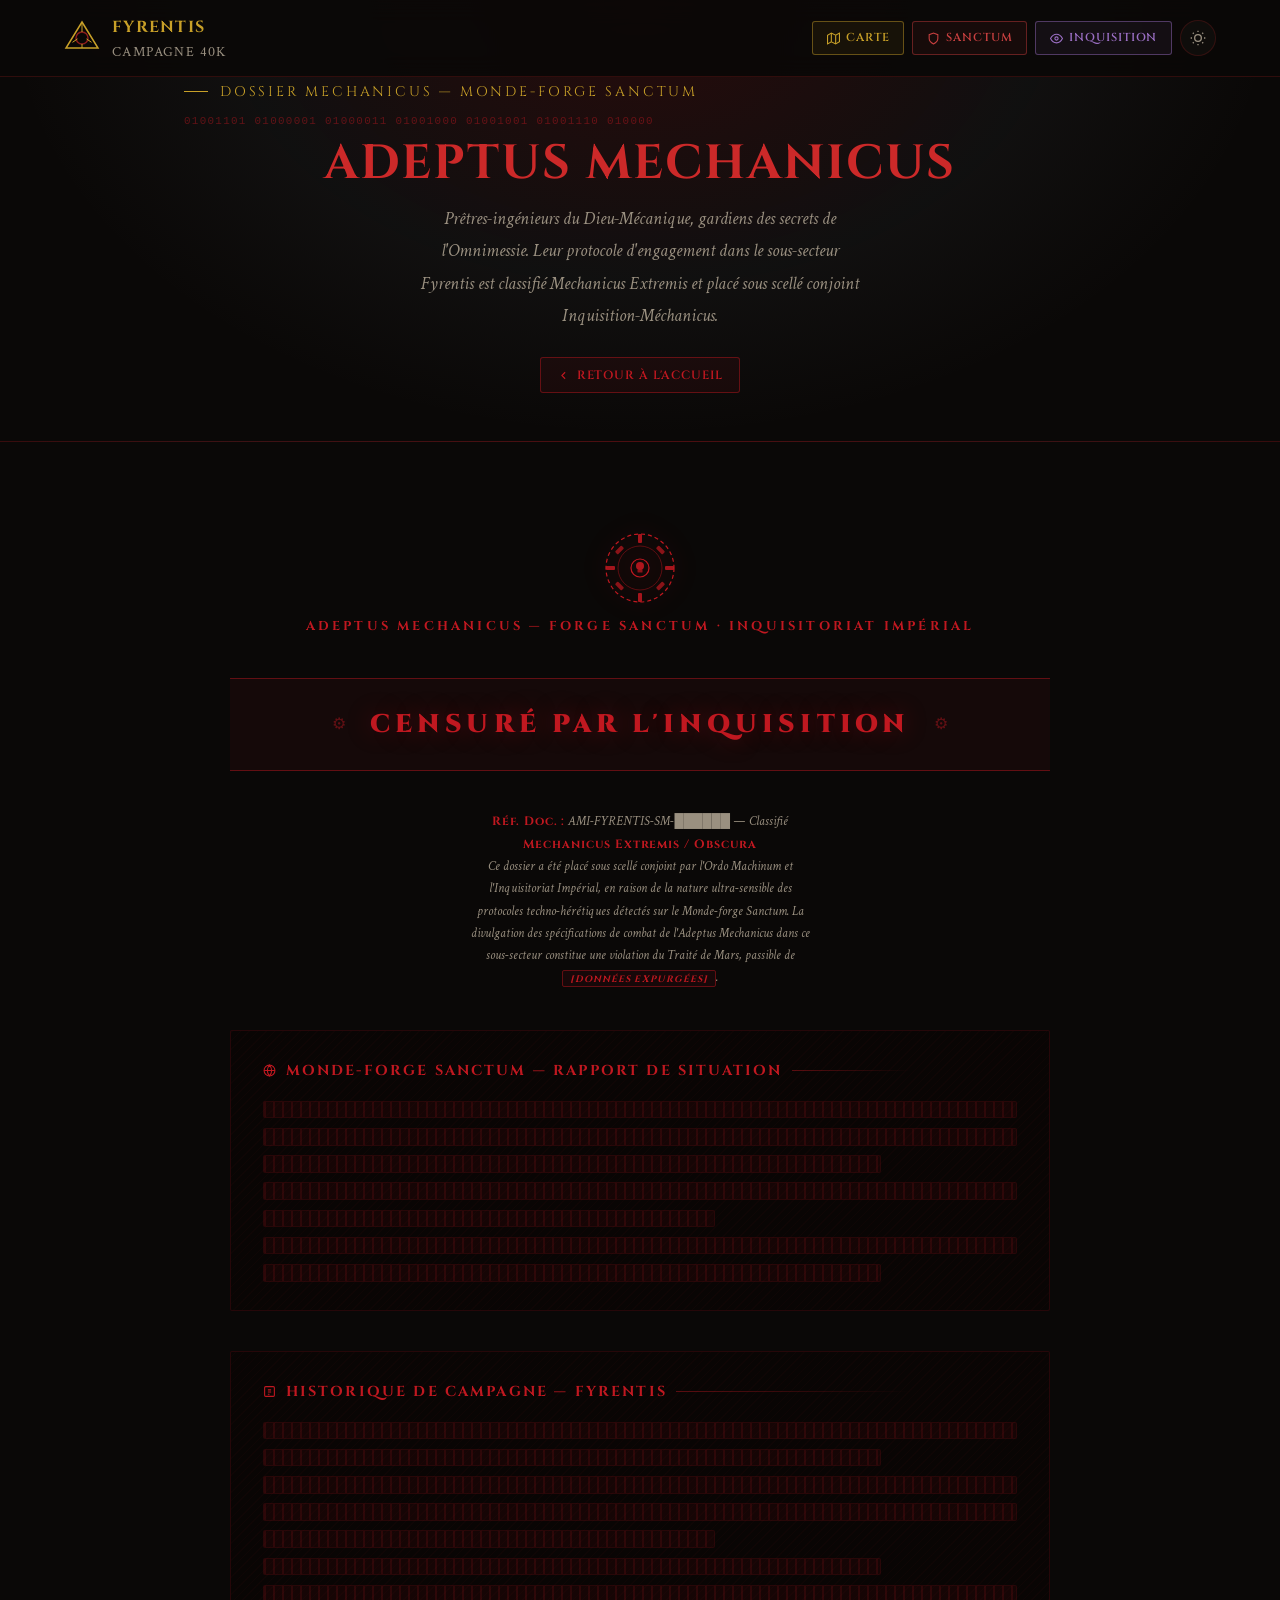
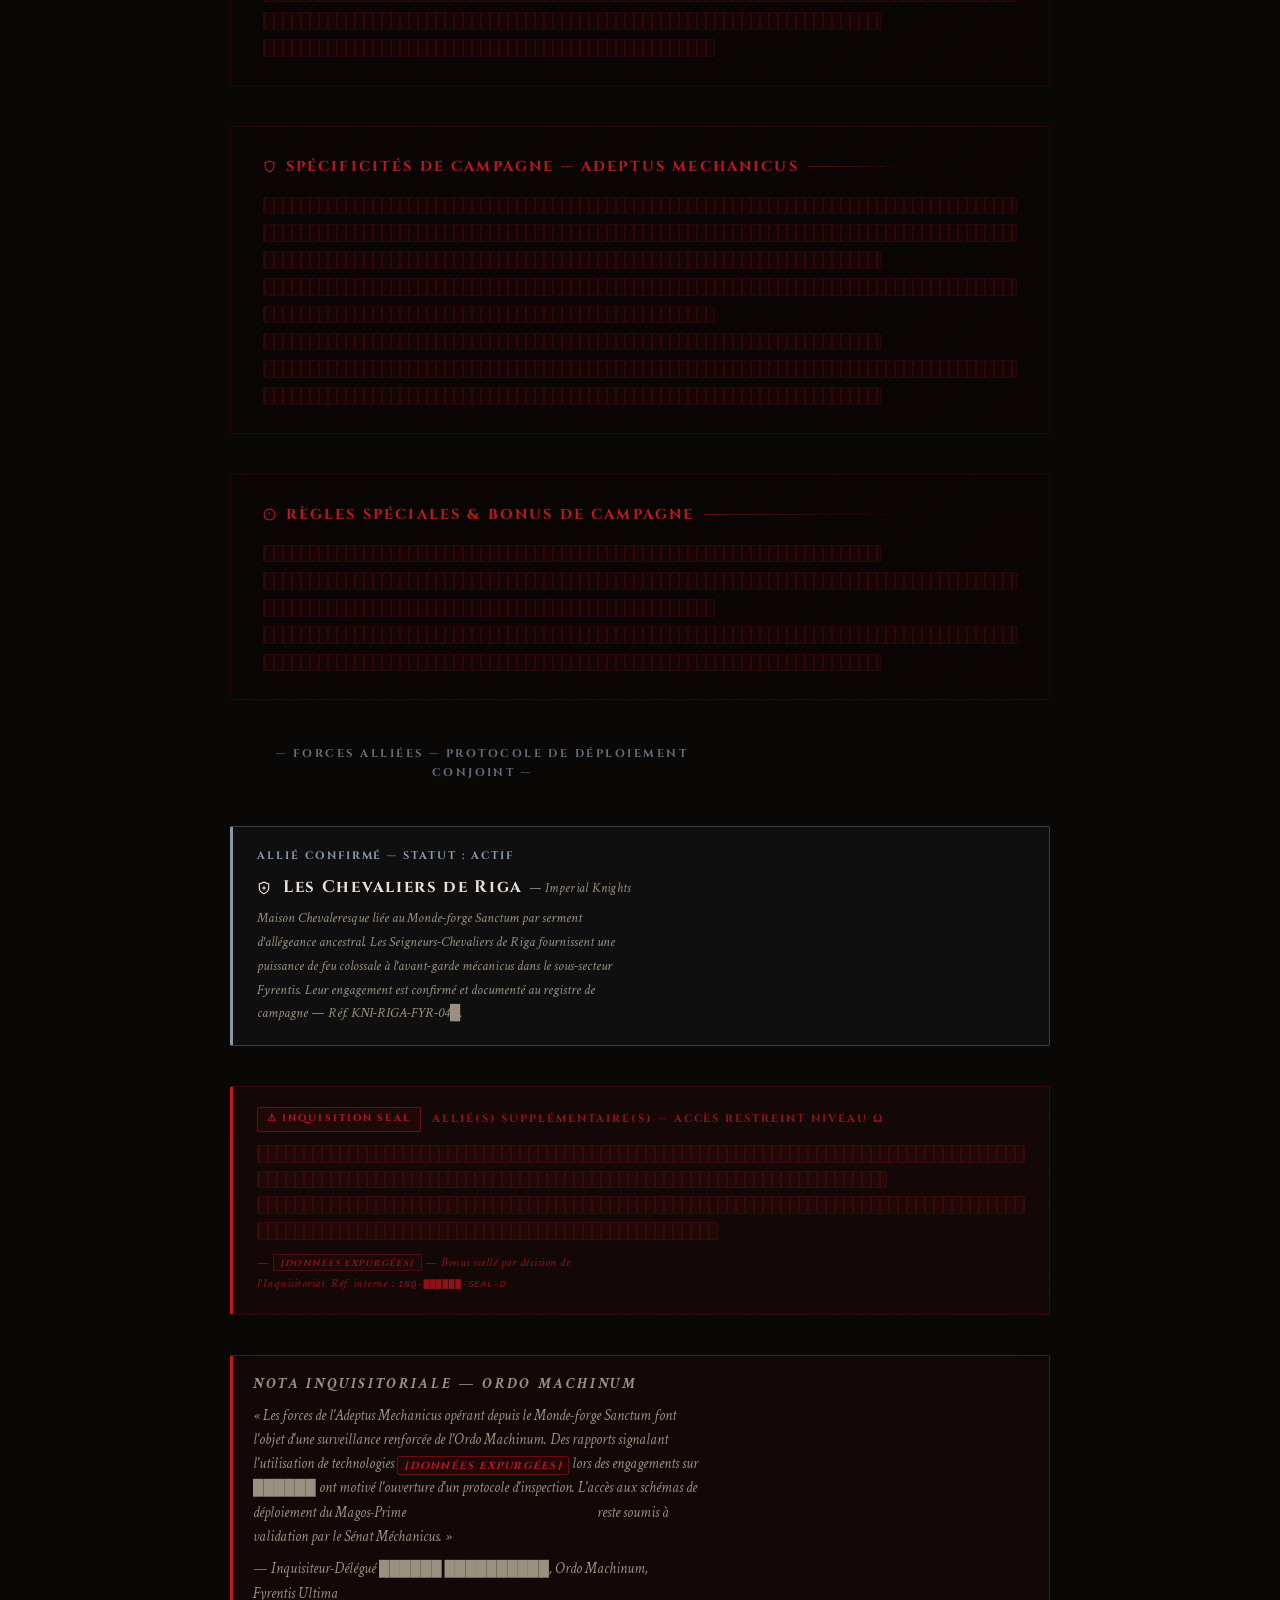
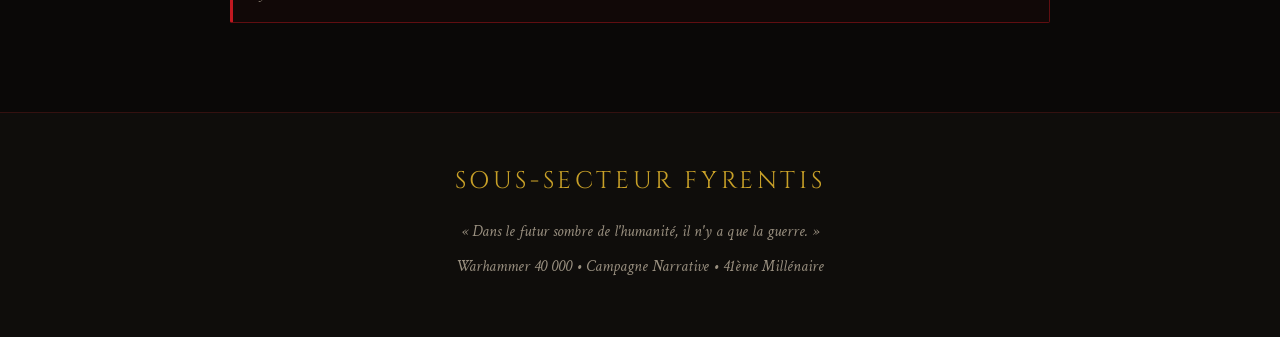
<file: adeptus-mechanicus.html>
<!DOCTYPE html>
<html lang="fr" data-theme="dark">
<head>
  <meta charset="UTF-8">
  <meta name="viewport" content="width=device-width, initial-scale=1.0">
  <title>Adeptus Mechanicus — Fyrentis</title>
  <link rel="preconnect" href="https://fonts.googleapis.com">
  <link rel="preconnect" href="https://fonts.gstatic.com" crossorigin>
  <link href="https://fonts.googleapis.com/css2?family=Cinzel:wght@400;600;700;900&family=Crimson+Text:ital,wght@0,400;0,600;1,400&display=swap" rel="stylesheet">
  <link rel="stylesheet" href="assets/css/style.css">
  <style>
    /* ── BOUTONS DE NAVIGATION PAGES ───────────────────────────── */
    .nav-page-links {
      display: flex;
      gap: 0.5rem;
      align-items: center;
    }
    .btn-nav-page {
      display: inline-flex;
      align-items: center;
      gap: 0.4rem;
      padding: 0.4rem 0.85rem;
      font-family: 'Cinzel', serif;
      font-size: 0.72rem;
      font-weight: 600;
      letter-spacing: 0.08em;
      text-transform: uppercase;
      text-decoration: none;
      border-radius: 3px;
      border: 1px solid;
      transition: background 180ms ease, color 180ms ease, border-color 180ms ease, box-shadow 180ms ease;
      cursor: pointer;
      white-space: nowrap;
    }
    .btn-nav-page--carte {
      color: #c8a028;
      border-color: rgba(200, 160, 40, 0.45);
      background: rgba(200, 160, 40, 0.07);
    }
    .btn-nav-page--carte:hover {
      background: rgba(200, 160, 40, 0.18);
      border-color: #c8a028;
      box-shadow: 0 0 10px rgba(200, 160, 40, 0.25);
      color: #e8c050;
    }
    .btn-nav-page--sanctum {
      color: #c84040;
      border-color: rgba(200, 60, 60, 0.45);
      background: rgba(200, 60, 60, 0.07);
    }
    .btn-nav-page--sanctum:hover {
      background: rgba(200, 60, 60, 0.18);
      border-color: #c84040;
      box-shadow: 0 0 10px rgba(200, 60, 60, 0.25);
      color: #e06060;
    }
    .btn-nav-page--inquisition {
      color: #9b6fc4;
      border-color: rgba(155, 111, 196, 0.45);
      background: rgba(155, 111, 196, 0.07);
    }
    .btn-nav-page--inquisition:hover {
      background: rgba(155, 111, 196, 0.18);
      border-color: #9b6fc4;
      box-shadow: 0 0 10px rgba(155, 111, 196, 0.28);
      color: #c090e8;
    }
    [data-theme="light"] .btn-nav-page--carte { color: #8a6800; border-color: rgba(138, 104, 0, 0.4); background: rgba(138, 104, 0, 0.06); }
    [data-theme="light"] .btn-nav-page--carte:hover { background: rgba(138, 104, 0, 0.14); border-color: #8a6800; }
    [data-theme="light"] .btn-nav-page--sanctum { color: #8b1c1c; border-color: rgba(139, 28, 28, 0.4); background: rgba(139, 28, 28, 0.06); }
    [data-theme="light"] .btn-nav-page--sanctum:hover { background: rgba(139, 28, 28, 0.14); border-color: #8b1c1c; }
    [data-theme="light"] .btn-nav-page--inquisition { color: #5a2a8a; border-color: rgba(90, 42, 138, 0.4); background: rgba(90, 42, 138, 0.06); }
    [data-theme="light"] .btn-nav-page--inquisition:hover { background: rgba(90, 42, 138, 0.14); border-color: #5a2a8a; }

    /* ── COULEUR THÉMATIQUE ADEPTUS MECHANICUS : ROUGE SANG + ACIER ROUILLÉ ── */
    :root {
      --am-red:           #c01820;
      --am-red-light:     #e03040;
      --am-red-dim:       rgba(192, 24, 32, 0.45);
      --am-red-bg:        rgba(192, 24, 32, 0.07);
      --am-red-hover-bg:  rgba(192, 24, 32, 0.18);
      --am-red-glow:      rgba(192, 24, 32, 0.38);
      --am-steel:         #8a9aaa;
      --am-steel-dim:     rgba(138, 154, 170, 0.35);
      --am-steel-bg:      rgba(138, 154, 170, 0.05);
      --am-rust:          #7a4420;
      --am-rust-dim:      rgba(122, 68, 32, 0.4);
    }
    [data-theme="light"] {
      --am-red:           #8b1018;
      --am-red-light:     #6b0c10;
      --am-red-dim:       rgba(139, 16, 24, 0.4);
      --am-red-bg:        rgba(139, 16, 24, 0.06);
      --am-red-hover-bg:  rgba(139, 16, 24, 0.14);
      --am-red-glow:      rgba(139, 16, 24, 0.2);
      --am-steel:         #4a5a6a;
      --am-steel-dim:     rgba(74, 90, 106, 0.35);
      --am-steel-bg:      rgba(74, 90, 106, 0.05);
      --am-rust:          #5a2e10;
      --am-rust-dim:      rgba(90, 46, 16, 0.35);
    }

    /* ── HERO MINI ──────────────────────────────────────────────── */
    .page-hero {
      padding: 5rem 0 3rem;
      text-align: center;
      background: radial-gradient(ellipse at center top, rgba(192,24,32,0.16) 0%, rgba(138,154,170,0.05) 45%, transparent 70%);
      border-bottom: 1px solid rgba(192,24,32,0.25);
    }
    .page-hero .section-eyebrow { margin-bottom: 0.5rem; }
    .page-hero .section-title   { font-size: clamp(1.8rem, 4vw, 3rem); margin-bottom: 0.75rem; }
    .page-hero .section-desc    { max-width: 60ch; margin: 0 auto; }

    /* ── BINARY TICKER ─────────────────────────────────────────── */
    .binary-ticker {
      font-family: 'Courier New', monospace;
      font-size: 0.68rem;
      letter-spacing: 0.12em;
      color: var(--am-red);
      opacity: 0.45;
      margin: 0.5rem 0;
      user-select: none;
      overflow: hidden;
      white-space: nowrap;
    }

    /* ── LIEN RETOUR ─────────────────────────────────────────────── */
    .back-link {
      display: inline-flex;
      align-items: center;
      gap: 0.4rem;
      margin: 1.5rem 0 0;
      font-family: 'Cinzel', serif;
      font-size: 0.75rem;
      font-weight: 600;
      letter-spacing: 0.08em;
      text-transform: uppercase;
      text-decoration: none;
      color: var(--am-red);
      border: 1px solid var(--am-red-dim);
      background: var(--am-red-bg);
      padding: 0.45rem 1rem;
      border-radius: 3px;
      transition: background 180ms ease, border-color 180ms ease, box-shadow 180ms ease;
    }
    .back-link:hover {
      background: var(--am-red-hover-bg);
      border-color: var(--am-red);
      box-shadow: 0 0 12px var(--am-red-glow);
      color: var(--am-red-light);
    }

    /* ── SECTION CENSURÉE ─────────────────────────────────────── */
    .censure-section {
      padding: clamp(3rem, 7vw, 6rem) 0;
    }
    .censure-wrapper {
      max-width: 820px;
      margin: 0 auto;
    }
    .censure-stamp {
      display: flex;
      flex-direction: column;
      align-items: center;
      gap: 2.5rem;
    }

    /* ── CACHET ────────────────────────────────────────────────── */
    .inquisition-seal {
      display: flex;
      flex-direction: column;
      align-items: center;
      gap: 0.75rem;
      opacity: 0.92;
    }
    .inquisition-seal-icon {
      width: 72px;
      height: 72px;
      color: var(--am-red);
      filter: drop-shadow(0 0 12px var(--am-red-glow));
    }
    .inquisition-seal-title {
      font-family: 'Cinzel', serif;
      font-size: clamp(0.65rem, 1.5vw, 0.8rem);
      font-weight: 700;
      letter-spacing: 0.25em;
      text-transform: uppercase;
      color: var(--am-red);
    }

    /* ── BLOC CENSURÉ ──────────────────────────────────────────── */
    .censure-bloc {
      width: 100%;
      background: rgba(10, 4, 4, 0.58);
      border: 1px solid rgba(192,24,32,0.16);
      border-radius: 2px;
      padding: 1.75rem 2rem;
      position: relative;
      overflow: hidden;
    }
    .censure-bloc::before {
      content: '';
      position: absolute;
      inset: 0;
      background: repeating-linear-gradient(
        -45deg,
        rgba(192,24,32,0.03) 0px,
        rgba(192,24,32,0.03) 1px,
        transparent 1px,
        transparent 6px
      );
      pointer-events: none;
    }
    [data-theme="light"] .censure-bloc {
      background: rgba(245,235,235,0.6);
      border-color: rgba(139,16,24,0.16);
    }

    .censure-titre {
      font-family: 'Cinzel', serif;
      font-size: clamp(0.7rem, 1.8vw, 0.9rem);
      font-weight: 700;
      letter-spacing: 0.15em;
      text-transform: uppercase;
      color: var(--am-red);
      margin-bottom: 1.1rem;
      display: flex;
      align-items: center;
      gap: 0.6rem;
    }
    .censure-titre::after {
      content: '';
      flex: 1;
      height: 1px;
      background: linear-gradient(to right, var(--am-red-dim), transparent);
    }

    .censure-lignes {
      display: flex;
      flex-direction: column;
      gap: 0.6rem;
    }
    .censure-ligne {
      height: 1.1rem;
      border-radius: 2px;
      background: rgba(192,24,32,0.07);
      border: 1px solid rgba(192,24,32,0.11);
      position: relative;
      overflow: hidden;
    }
    .censure-ligne::after {
      content: '';
      position: absolute;
      inset: 0;
      background: repeating-linear-gradient(
        90deg,
        rgba(192,24,32,0.14) 0px,
        rgba(192,24,32,0.14) 2px,
        transparent 2px,
        transparent 9px
      );
    }
    .censure-ligne--court { width: 60%; }
    .censure-ligne--moyen { width: 82%; }
    .censure-ligne--long  { width: 100%; }
    [data-theme="light"] .censure-ligne {
      background: rgba(139,16,24,0.05);
      border-color: rgba(139,16,24,0.13);
    }
    [data-theme="light"] .censure-ligne::after {
      background: repeating-linear-gradient(
        90deg,
        rgba(139,16,24,0.11) 0px,
        rgba(139,16,24,0.11) 2px,
        transparent 2px,
        transparent 9px
      );
    }

    /* ── BANDEAU "CENSURÉ" ─────────────────────────────────────── */
    .censure-bandeau {
      width: 100%;
      position: relative;
      border-top: 1px solid var(--am-red-dim);
      border-bottom: 1px solid var(--am-red-dim);
      padding: 1.5rem 2rem;
      display: flex;
      align-items: center;
      justify-content: center;
      gap: 1.5rem;
      background: rgba(192,24,32,0.06);
      overflow: hidden;
    }
    .censure-bandeau::before,
    .censure-bandeau::after {
      content: '⚙';
      font-size: 1rem;
      color: var(--am-red);
      opacity: 0.45;
      flex-shrink: 0;
    }
    .censure-bandeau-text {
      font-family: 'Cinzel', serif;
      font-size: clamp(1.1rem, 2.5vw, 1.6rem);
      font-weight: 900;
      letter-spacing: 0.2em;
      text-transform: uppercase;
      color: var(--am-red);
      text-shadow: 0 0 24px var(--am-red-glow);
      text-align: center;
    }

    /* ── RÉFÉRENCE ─────────────────────────────────────────────── */
    .censure-ref {
      font-family: 'Crimson Text', serif;
      font-size: 0.82rem;
      font-style: italic;
      color: var(--color-text-muted, #797876);
      text-align: center;
      max-width: 58ch;
      line-height: 1.7;
    }
    .censure-ref strong {
      color: var(--am-red);
      font-style: normal;
      font-family: 'Cinzel', serif;
      font-size: 0.75rem;
      letter-spacing: 0.08em;
    }

    /* ── BLOC ALLIÉ VISIBLE ─────────────────────────────────────── */
    .allie-bloc {
      width: 100%;
      border: 1px solid var(--am-steel-dim);
      border-left: 3px solid var(--am-steel);
      padding: 1.25rem 1.5rem;
      border-radius: 2px;
      background: var(--am-steel-bg);
      position: relative;
    }
    [data-theme="light"] .allie-bloc {
      background: rgba(74,90,106,0.04);
      border-color: rgba(74,90,106,0.22);
      border-left-color: var(--am-steel);
    }
    .allie-label {
      font-family: 'Cinzel', serif;
      font-size: 0.68rem;
      font-weight: 700;
      letter-spacing: 0.18em;
      text-transform: uppercase;
      color: var(--am-steel);
      margin-bottom: 0.45rem;
    }
    .allie-nom {
      font-family: 'Cinzel', serif;
      font-size: clamp(0.85rem, 2vw, 1.05rem);
      font-weight: 700;
      letter-spacing: 0.1em;
      color: var(--color-text, #cdccca);
      margin-bottom: 0.3rem;
    }
    .allie-desc {
      font-family: 'Crimson Text', serif;
      font-size: 0.9rem;
      line-height: 1.65;
      color: var(--color-text-muted, #797876);
      font-style: italic;
      max-width: 62ch;
    }

    /* ── BLOC ALLIÉ SCELLÉ (INQUISITION) ───────────────────────── */
    .allie-scelle {
      width: 100%;
      border: 1px solid rgba(192,24,32,0.22);
      border-left: 3px solid var(--am-red);
      padding: 1.25rem 1.5rem;
      border-radius: 2px;
      background: rgba(192,24,32,0.05);
      position: relative;
      overflow: hidden;
    }
    .allie-scelle::before {
      content: '';
      position: absolute;
      inset: 0;
      background: repeating-linear-gradient(
        -45deg,
        rgba(192,24,32,0.025) 0px,
        rgba(192,24,32,0.025) 1px,
        transparent 1px,
        transparent 7px
      );
      pointer-events: none;
    }
    [data-theme="light"] .allie-scelle {
      background: rgba(139,16,24,0.04);
      border-color: rgba(139,16,24,0.22);
    }
    .allie-scelle-header {
      display: flex;
      align-items: center;
      gap: 0.7rem;
      margin-bottom: 0.85rem;
    }
    .allie-scelle-badge {
      font-family: 'Cinzel', serif;
      font-size: 0.6rem;
      font-weight: 700;
      letter-spacing: 0.22em;
      text-transform: uppercase;
      color: var(--am-red);
      border: 1px solid var(--am-red-dim);
      background: var(--am-red-bg);
      padding: 0.2rem 0.55rem;
      border-radius: 2px;
      white-space: nowrap;
    }
    .allie-scelle-titre {
      font-family: 'Cinzel', serif;
      font-size: 0.68rem;
      font-weight: 700;
      letter-spacing: 0.18em;
      text-transform: uppercase;
      color: var(--am-red);
      opacity: 0.75;
    }
    .allie-scelle-lignes {
      display: flex;
      flex-direction: column;
      gap: 0.5rem;
      margin-bottom: 0.75rem;
    }
    .allie-scelle .censure-ligne { background: rgba(192,24,32,0.08); border-color: rgba(192,24,32,0.14); }
    .allie-scelle-footer {
      font-family: 'Crimson Text', serif;
      font-size: 0.78rem;
      font-style: italic;
      color: var(--am-red);
      opacity: 0.7;
      letter-spacing: 0.04em;
    }

    /* ── NOTA BENE ─────────────────────────────────────────────── */
    .nota-bene {
      width: 100%;
      border: 1px solid var(--am-red-dim);
      border-left: 3px solid var(--am-red);
      padding: 1rem 1.25rem;
      border-radius: 2px;
      background: rgba(192,24,32,0.04);
    }
    [data-theme="light"] .nota-bene {
      background: rgba(139,16,24,0.04);
      border-color: rgba(139,16,24,0.25);
      border-left-color: var(--am-red);
    }
    .nota-bene-label {
      font-family: 'Cinzel', serif;
      font-size: 0.68rem;
      font-weight: 700;
      letter-spacing: 0.18em;
      text-transform: uppercase;
      color: var(--am-red);
      margin-bottom: 0.45rem;
    }
    .nota-bene p {
      font-family: 'Crimson Text', serif;
      font-size: 0.92rem;
      line-height: 1.65;
      color: var(--color-text-muted, #797876);
      font-style: italic;
      max-width: 65ch;
    }

    /* ── EXPURGÉ INLINE ────────────────────────────────────────── */
    .expurge {
      display: inline-block;
      background: currentColor;
      color: transparent;
      border-radius: 1px;
      user-select: none;
      font-size: 0.9em;
      padding: 0 0.15em;
      vertical-align: baseline;
    }
    .donnees-expurgees {
      font-family: 'Cinzel', serif;
      font-size: 0.7em;
      font-weight: 700;
      letter-spacing: 0.12em;
      color: var(--am-red);
      border: 1px solid var(--am-red-dim);
      background: var(--am-red-bg);
      padding: 0.1rem 0.4rem;
      border-radius: 2px;
    }

    @media (max-width: 600px) {
      .nav-page-links { gap: 0.35rem; }
      .btn-nav-page   { font-size: 0.65rem; padding: 0.35rem 0.6rem; }
      .censure-bloc   { padding: 1.25rem 1rem; }
      .censure-bandeau { padding: 1rem; gap: 0.75rem; }
      .allie-bloc, .allie-scelle { padding: 1rem; }
    }
  </style>
</head>
<body>

<nav class="nav" id="nav">
  <div class="nav-inner">
    <a href="index.html" class="nav-logo" aria-label="Campagne Fyrentis — Retour à l'accueil">
      <svg class="nav-logo-icon" viewBox="0 0 36 36" fill="none" aria-hidden="true">
        <polygon points="18,2 34,28 2,28" fill="none" stroke="currentColor" stroke-width="1.5" color="#c8a028"/>
        <circle cx="18" cy="18" r="6" fill="none" stroke="currentColor" stroke-width="1.5" color="#8b1c1c"/>
        <line x1="18" y1="2" x2="18" y2="12" stroke="currentColor" stroke-width="1" color="#c8a028"/>
        <line x1="18" y1="24" x2="18" y2="28" stroke="currentColor" stroke-width="1" color="#c8a028"/>
        <line x1="8.5" y1="22.3" x2="13.5" y2="18.9" stroke="currentColor" stroke-width="1" color="#c8a028"/>
        <line x1="27.5" y1="22.3" x2="22.5" y2="18.9" stroke="currentColor" stroke-width="1" color="#c8a028"/>
      </svg>
      <div>
        <span class="nav-logo-text">Fyrentis</span>
        <span class="nav-logo-sub">Campagne 40K</span>
      </div>
    </a>
    <div class="nav-actions">
      <div class="nav-page-links">
        <a href="carte.html" class="btn-nav-page btn-nav-page--carte" aria-label="Voir la Carte du secteur">
          <svg width="13" height="13" viewBox="0 0 24 24" fill="none" stroke="currentColor" stroke-width="2" aria-hidden="true"><polygon points="1 6 1 22 8 18 16 22 23 18 23 2 16 6 8 2 1 6"/><line x1="8" y1="2" x2="8" y2="18"/><line x1="16" y1="6" x2="16" y2="22"/></svg>
          Carte
        </a>
        <a href="sanctum.html" class="btn-nav-page btn-nav-page--sanctum" aria-label="Accéder au Sanctum">
          <svg width="13" height="13" viewBox="0 0 24 24" fill="none" stroke="currentColor" stroke-width="2" aria-hidden="true"><path d="M12 22s8-4 8-10V5l-8-3-8 3v7c0 6 8 10 8 10z"/></svg>
          Sanctum
        </a>
        <a href="rapports-inquisiteurs.html" class="btn-nav-page btn-nav-page--inquisition" aria-label="Lire les Rapports Inquisitoriaux">
          <svg width="13" height="13" viewBox="0 0 24 24" fill="none" stroke="currentColor" stroke-width="2" aria-hidden="true"><path d="M1 12s4-8 11-8 11 8 11 8-4 8-11 8-11-8-11-8z"/><circle cx="12" cy="12" r="3"/></svg>
          Inquisition
        </a>
      </div>
      <button class="btn-theme" data-theme-toggle aria-label="Basculer le thème">
        <svg width="16" height="16" viewBox="0 0 24 24" fill="none" stroke="currentColor" stroke-width="2"><path d="M21 12.79A9 9 0 1 1 11.21 3 7 7 0 0 0 21 12.79z"/></svg>
      </button>
      <button class="nav-mobile-toggle" id="nav-toggle" aria-label="Menu" aria-expanded="false">
        <svg width="18" height="18" viewBox="0 0 24 24" fill="none" stroke="currentColor" stroke-width="2"><line x1="3" y1="6" x2="21" y2="6"/><line x1="3" y1="12" x2="21" y2="12"/><line x1="3" y1="18" x2="21" y2="18"/></svg>
      </button>
    </div>
  </div>
</nav>

<!-- HERO MINI -->
<header class="page-hero" id="top">
  <div class="container">
    <p class="section-eyebrow">Dossier Mechanicus — Monde-forge Sanctum</p>
    <p class="binary-ticker" aria-hidden="true">01001101 01000001 01000011 01001000 01001001 01001110 01000001 00100000 01000101 01010011 01010100 00100000 01010110 01001001 01010100 01000001</p>
    <h1 class="section-title"><span>ADEPTUS MECHANICUS</span></h1>
    <p class="section-desc">Prêtres-ingénieurs du Dieu-Mécanique, gardiens des secrets de l'Omnimessie. Leur protocole d'engagement dans le sous-secteur Fyrentis est classifié <em>Mechanicus Extremis</em> et placé sous scellé conjoint Inquisition-Méchanicus.</p>
    <a href="index.html" class="back-link">
      <svg width="13" height="13" viewBox="0 0 24 24" fill="none" stroke="currentColor" stroke-width="2" aria-hidden="true"><polyline points="15 18 9 12 15 6"/></svg>
      Retour à l'accueil
    </a>
  </div>
</header>

<!-- CONTENU CENSURÉ -->
<section class="censure-section">
  <div class="container">
    <div class="censure-wrapper">
      <div class="censure-stamp">

        <!-- Cachet Mechanicus / Inquisition -->
        <div class="inquisition-seal reveal">
          <svg class="inquisition-seal-icon" viewBox="0 0 72 72" fill="none" aria-hidden="true">
            <circle cx="36" cy="36" r="34" stroke="currentColor" stroke-width="1.2" stroke-dasharray="4 3"/>
            <circle cx="36" cy="36" r="22" stroke="currentColor" stroke-width="0.8" opacity="0.55"/>
            <circle cx="36" cy="36" r="9" stroke="currentColor" stroke-width="1.2"/>
            <rect x="34" y="2" width="4" height="9" rx="1" fill="currentColor" opacity="0.85"/>
            <rect x="34" y="61" width="4" height="9" rx="1" fill="currentColor" opacity="0.85"/>
            <rect x="2" y="34" width="9" height="4" rx="1" fill="currentColor" opacity="0.85"/>
            <rect x="61" y="34" width="9" height="4" rx="1" fill="currentColor" opacity="0.85"/>
            <rect x="13.5" y="13.5" width="4" height="9" rx="1" fill="currentColor" opacity="0.7" transform="rotate(45 15.5 18)"/>
            <rect x="54.5" y="13.5" width="4" height="9" rx="1" fill="currentColor" opacity="0.7" transform="rotate(-45 56.5 18)"/>
            <rect x="13.5" y="49.5" width="4" height="9" rx="1" fill="currentColor" opacity="0.7" transform="rotate(-45 15.5 54)"/>
            <rect x="54.5" y="49.5" width="4" height="9" rx="1" fill="currentColor" opacity="0.7" transform="rotate(45 56.5 54)"/>
            <circle cx="36" cy="34" r="4" fill="currentColor" opacity="0.9"/>
            <rect x="33.5" y="37.5" width="2.5" height="3" rx="0.5" fill="currentColor" opacity="0.7"/>
            <rect x="36" y="37.5" width="2.5" height="3" rx="0.5" fill="currentColor" opacity="0.7"/>
          </svg>
          <span class="inquisition-seal-title">Adeptus Mechanicus — Forge Sanctum · Inquisitoriat Impérial</span>
        </div>

        <!-- Bandeau principal -->
        <div class="censure-bandeau reveal">
          <span class="censure-bandeau-text">Censuré par l'Inquisition</span>
        </div>

        <!-- Référence de document -->
        <p class="censure-ref reveal">
          <strong>Réf. Doc. :</strong> AMI-FYRENTIS-SM-██████ — Classifié <strong>Mechanicus Extremis / Obscura</strong><br>
          Ce dossier a été placé sous scellé conjoint par l'Ordo Machinum et l'Inquisitoriat Impérial, <em>en raison de la nature ultra-sensible des protocoles techno-hérétiques détectés sur le Monde-forge Sanctum.</em>
          La divulgation des spécifications de combat de l'Adeptus Mechanicus dans ce sous-secteur constitue une violation du Traité de Mars, passible de <span class="donnees-expurgees">[DONNÉES EXPURGÉES]</span>.
        </p>

        <!-- Bloc I : Monde-forge Sanctum -->
        <div class="censure-bloc reveal">
          <p class="censure-titre">
            <svg width="13" height="13" viewBox="0 0 24 24" fill="none" stroke="currentColor" stroke-width="2" aria-hidden="true"><circle cx="12" cy="12" r="10"/><line x1="2" y1="12" x2="22" y2="12"/><path d="M12 2a15.3 15.3 0 0 1 4 10 15.3 15.3 0 0 1-4 10 15.3 15.3 0 0 1-4-10 15.3 15.3 0 0 1 4-10z"/></svg>
            Monde-forge Sanctum — Rapport de Situation
          </p>
          <div class="censure-lignes">
            <div class="censure-ligne censure-ligne--long"></div>
            <div class="censure-ligne censure-ligne--long"></div>
            <div class="censure-ligne censure-ligne--moyen"></div>
            <div class="censure-ligne censure-ligne--long"></div>
            <div class="censure-ligne censure-ligne--court"></div>
            <div class="censure-ligne censure-ligne--long"></div>
            <div class="censure-ligne censure-ligne--moyen"></div>
          </div>
        </div>

        <!-- Bloc II : Historique de Campagne -->
        <div class="censure-bloc reveal">
          <p class="censure-titre">
            <svg width="13" height="13" viewBox="0 0 24 24" fill="none" stroke="currentColor" stroke-width="2" aria-hidden="true"><rect x="3" y="3" width="18" height="18" rx="2"/><line x1="9" y1="9" x2="15" y2="9"/><line x1="9" y1="13" x2="15" y2="13"/><line x1="9" y1="17" x2="12" y2="17"/></svg>
            Historique de Campagne — Fyrentis
          </p>
          <div class="censure-lignes">
            <div class="censure-ligne censure-ligne--long"></div>
            <div class="censure-ligne censure-ligne--moyen"></div>
            <div class="censure-ligne censure-ligne--long"></div>
            <div class="censure-ligne censure-ligne--long"></div>
            <div class="censure-ligne censure-ligne--court"></div>
            <div class="censure-ligne censure-ligne--moyen"></div>
            <div class="censure-ligne censure-ligne--long"></div>
            <div class="censure-ligne censure-ligne--moyen"></div>
            <div class="censure-ligne censure-ligne--court"></div>
          </div>
        </div>

        <!-- Bloc III : Spécificités de campagne -->
        <div class="censure-bloc reveal">
          <p class="censure-titre">
            <svg width="13" height="13" viewBox="0 0 24 24" fill="none" stroke="currentColor" stroke-width="2" aria-hidden="true"><path d="M12 22s8-4 8-10V5l-8-3-8 3v7c0 6 8 10 8 10z"/></svg>
            Spécificités de Campagne — Adeptus Mechanicus
          </p>
          <div class="censure-lignes">
            <div class="censure-ligne censure-ligne--long"></div>
            <div class="censure-ligne censure-ligne--long"></div>
            <div class="censure-ligne censure-ligne--moyen"></div>
            <div class="censure-ligne censure-ligne--long"></div>
            <div class="censure-ligne censure-ligne--court"></div>
            <div class="censure-ligne censure-ligne--moyen"></div>
            <div class="censure-ligne censure-ligne--long"></div>
            <div class="censure-ligne censure-ligne--moyen"></div>
          </div>
        </div>

        <!-- Bloc IV : Règles spéciales -->
        <div class="censure-bloc reveal">
          <p class="censure-titre">
            <svg width="13" height="13" viewBox="0 0 24 24" fill="none" stroke="currentColor" stroke-width="2" aria-hidden="true"><circle cx="12" cy="12" r="10"/><line x1="12" y1="8" x2="12" y2="12"/><line x1="12" y1="16" x2="12.01" y2="16"/></svg>
            Règles Spéciales &amp; Bonus de Campagne
          </p>
          <div class="censure-lignes">
            <div class="censure-ligne censure-ligne--moyen"></div>
            <div class="censure-ligne censure-ligne--long"></div>
            <div class="censure-ligne censure-ligne--court"></div>
            <div class="censure-ligne censure-ligne--long"></div>
            <div class="censure-ligne censure-ligne--moyen"></div>
          </div>
        </div>

        <!-- Séparateur Forces Alliées -->
        <div style="width:100%; text-align:center; padding: 0.25rem 0;">
          <p style="font-family:'Cinzel',serif; font-size:0.7rem; font-weight:700; letter-spacing:0.22em; text-transform:uppercase; color:var(--am-steel); opacity:0.7;">— Forces Alliées — Protocole de Déploiement Conjoint —</p>
        </div>

        <!-- Allié confirmé : Chevaliers de Riga -->
        <div class="allie-bloc reveal">
          <p class="allie-label">Allié Confirmé — Statut : Actif</p>
          <p class="allie-nom">
            <svg width="14" height="14" viewBox="0 0 24 24" fill="none" stroke="currentColor" stroke-width="2" style="display:inline;vertical-align:middle;margin-right:0.4rem;" aria-hidden="true"><path d="M12 22s8-4 8-10V5l-8-3-8 3v7c0 6 8 10 8 10z"/><line x1="9" y1="12" x2="15" y2="12"/><line x1="12" y1="9" x2="12" y2="15"/></svg>
            Les Chevaliers de Riga
            <span style="font-family:'Crimson Text',serif; font-size:0.8rem; font-weight:400; font-style:italic; letter-spacing:0.02em; color:var(--color-text-muted, #797876);"> — Imperial Knights</span>
          </p>
          <p class="allie-desc">
            Maison Chevaleresque liée au Monde-forge Sanctum par serment d'allégeance ancestral. Les Seigneurs-Chevaliers de Riga fournissent une puissance de feu colossale à l'avant-garde mécanicus dans le sous-secteur Fyrentis. Leur engagement est confirmé et documenté au registre de campagne — <em>Réf. KNI-RIGA-FYR-04█</em>.
          </p>
        </div>

        <!-- Allié scellé : Forces inconnues -->
        <div class="allie-scelle reveal">
          <div class="allie-scelle-header">
            <span class="allie-scelle-badge">⚠ Inquisition Seal</span>
            <span class="allie-scelle-titre">Allié(s) Supplémentaire(s) — Accès Restreint Niveau Ω</span>
          </div>
          <div class="allie-scelle-lignes">
            <div class="censure-ligne censure-ligne--long"></div>
            <div class="censure-ligne censure-ligne--moyen"></div>
            <div class="censure-ligne censure-ligne--long"></div>
            <div class="censure-ligne censure-ligne--court"></div>
          </div>
          <p class="allie-scelle-footer">
            — <span class="donnees-expurgees">[DONNÉES EXPURGÉES]</span> — Bonus scellé par décision de l'Inquisitoriat. Réf. interne : <span style="font-family:'Courier New',monospace; font-size:0.75em; letter-spacing:0.08em;">INQ-██████-SEAL-Ω</span>
          </p>
        </div>

        <!-- Note inquisitoriale -->
        <div class="nota-bene reveal">
          <p class="nota-bene-label">Nota Inquisitoriale — Ordo Machinum</p>
          <p>
            « Les forces de l'Adeptus Mechanicus opérant depuis le Monde-forge Sanctum font l'objet d'une surveillance renforcée de l'Ordo Machinum. Des rapports signalant l'utilisation de technologies <span class="donnees-expurgees">[DONNÉES EXPURGÉES]</span> lors des engagements sur ██████ ont motivé l'ouverture d'un protocole d'inspection. L'accès aux schémas de déploiement du Magos-Prime <span class="expurge">███████ ████████████</span> reste soumis à validation par le Sénat Méchanicus. »
          </p>
          <p style="margin-top:0.5rem;">
            — <em>Inquisiteur-Délégué ██████ ██████████, Ordo Machinum, Fyrentis Ultima</em>
          </p>
        </div>

      </div>
    </div>
  </div>
</section>

<footer>
  <div class="container">
    <div class="footer-logo">Sous-Secteur Fyrentis</div>
    <p class="footer-line">« Dans le futur sombre de l'humanité, il n'y a que la guerre. »</p>
    <p class="footer-line">Warhammer 40 000 • Campagne Narrative • 41ème Millénaire</p>
  </div>
</footer>

<a href="#top" class="back-top" id="back-top" aria-label="Retour en haut">
  <svg width="16" height="16" viewBox="0 0 24 24" fill="none" stroke="currentColor" stroke-width="2"><polyline points="18 15 12 9 6 15"/></svg>
</a>

<script>
(function () {

  // ── THEME TOGGLE
  const themeBtn = document.querySelector('[data-theme-toggle]');
  const root = document.documentElement;
  let theme = root.getAttribute('data-theme') || (matchMedia('(prefers-color-scheme: dark)').matches ? 'dark' : 'light');
  root.setAttribute('data-theme', theme);
  function updateThemeBtn() {
    if (!themeBtn) return;
    themeBtn.innerHTML = theme === 'dark'
      ? '<svg width="16" height="16" viewBox="0 0 24 24" fill="none" stroke="currentColor" stroke-width="2"><circle cx="12" cy="12" r="5"/><path d="M12 1v2M12 21v2M4.22 4.22l1.42 1.42M18.36 18.36l1.42 1.42M1 12h2M21 12h2M4.22 19.78l1.42-1.42M18.36 5.64l1.42-1.42"/></svg>'
      : '<svg width="16" height="16" viewBox="0 0 24 24" fill="none" stroke="currentColor" stroke-width="2"><path d="M21 12.79A9 9 0 1 1 11.21 3 7 7 0 0 0 21 12.79z"/></svg>';
    themeBtn.setAttribute('aria-label', 'Basculer vers le mode ' + (theme === 'dark' ? 'clair' : 'sombre'));
  }
  updateThemeBtn();
  if (themeBtn) themeBtn.addEventListener('click', () => { theme = theme === 'dark' ? 'light' : 'dark'; root.setAttribute('data-theme', theme); updateThemeBtn(); });

  // ── MOBILE NAV
  const navToggle = document.getElementById('nav-toggle');
  if (navToggle) {
    navToggle.addEventListener('click', () => {
      const expanded = navToggle.getAttribute('aria-expanded') === 'true';
      navToggle.setAttribute('aria-expanded', !expanded);
    });
  }

  // ── NAV SCROLL + BACK-TO-TOP
  const nav = document.getElementById('nav');
  window.addEventListener('scroll', () => {
    nav.classList.toggle('nav--scrolled', window.scrollY > 60);
    document.getElementById('back-top').classList.toggle('visible', window.scrollY > 300);
  }, { passive: true });

  // ── REVEAL ON SCROLL
  const obs = new IntersectionObserver(entries => {
    entries.forEach(e => { if (e.isIntersecting) { e.target.classList.add('visible'); obs.unobserve(e.target); } });
  }, { threshold: 0.1, rootMargin: '0px 0px -40px 0px' });
  document.querySelectorAll('.reveal').forEach(el => obs.observe(el));

})();
</script>

</body>
</html>
</file>
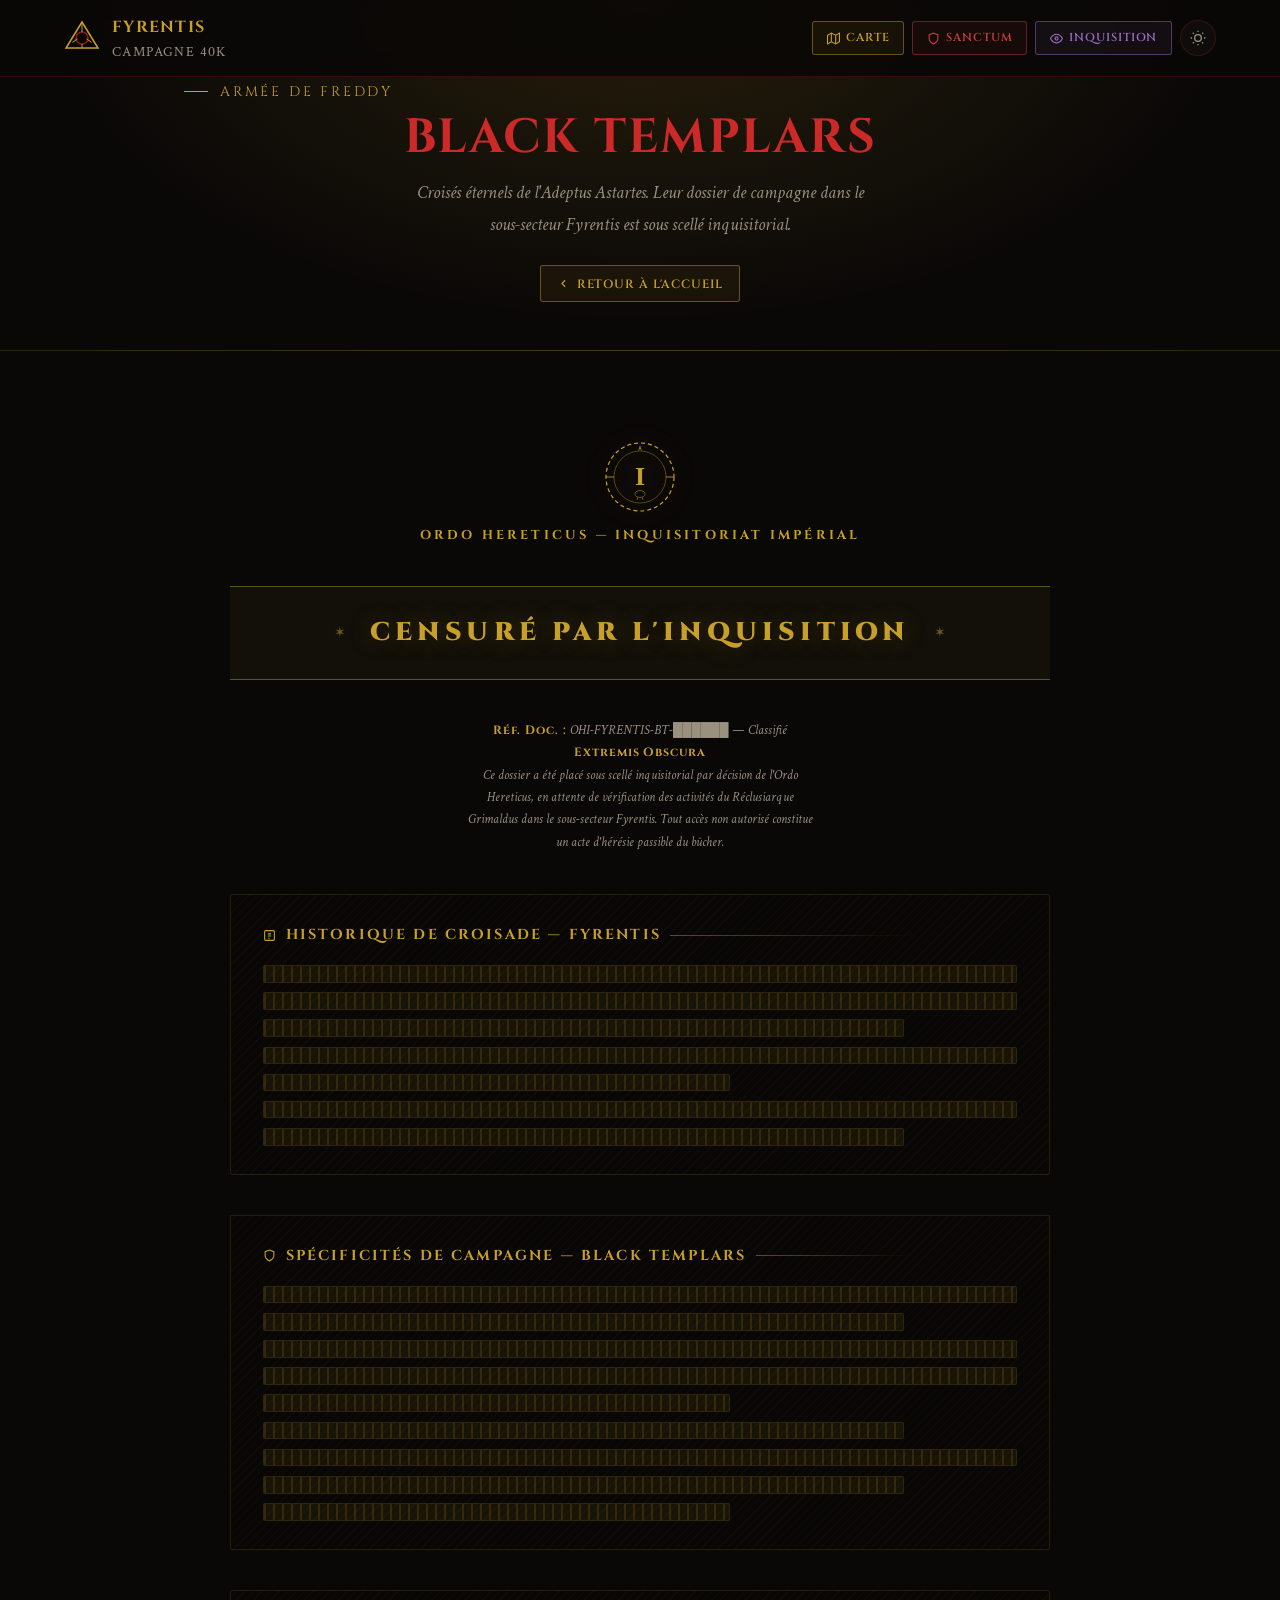
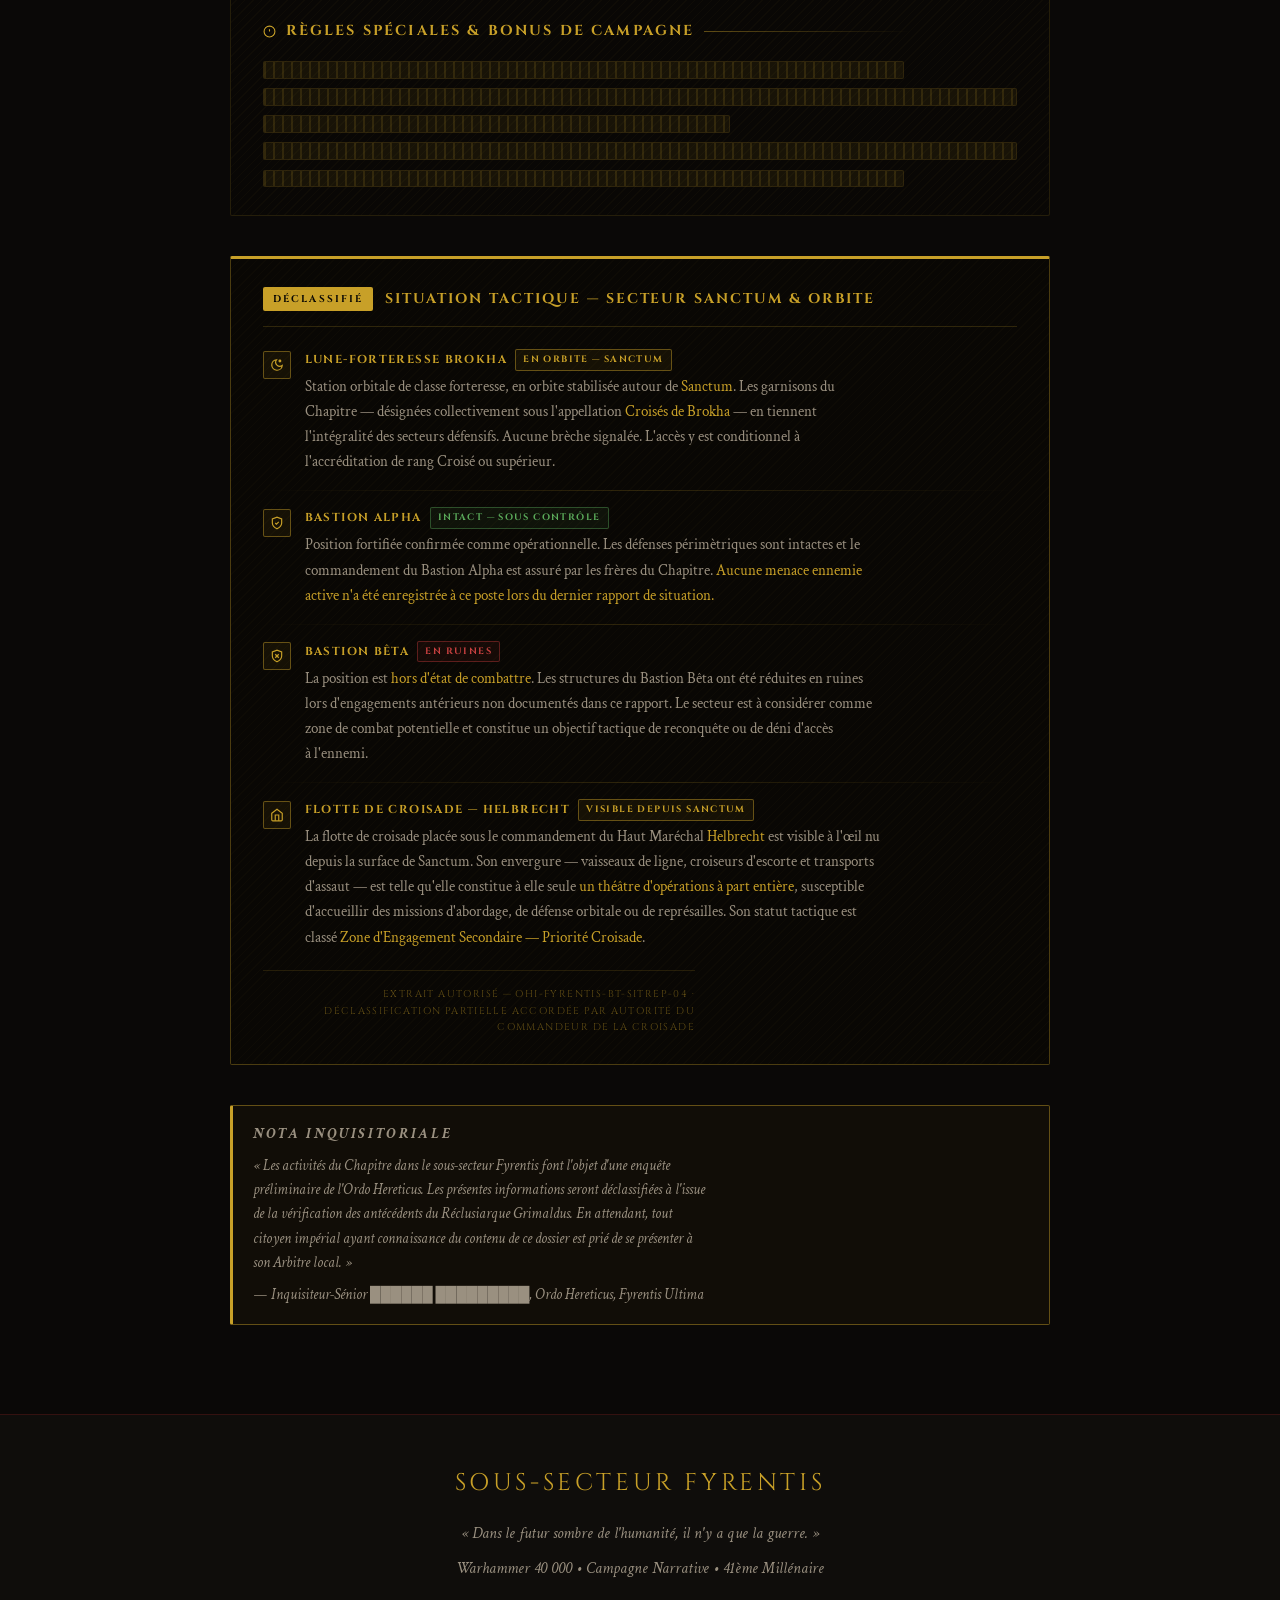
<file: black-templars.html>
<!DOCTYPE html>
<html lang="fr" data-theme="dark">
<head>
  <meta charset="UTF-8">
  <meta name="viewport" content="width=device-width, initial-scale=1.0">
  <title>Black Templars</title>
  <link rel="preconnect" href="https://fonts.googleapis.com">
  <link rel="preconnect" href="https://fonts.gstatic.com" crossorigin>
  <link href="https://fonts.googleapis.com/css2?family=Cinzel:wght@400;600;700;900&family=Crimson+Text:ital,wght@0,400;0,600;1,400&display=swap" rel="stylesheet">
  <link rel="stylesheet" href="assets/css/style.css">
  <style>
    /* ── BOUTONS DE NAVIGATION PAGES ─────────────────────────── */
    .nav-page-links {
      display: flex;
      gap: 0.5rem;
      align-items: center;
    }
    .btn-nav-page {
      display: inline-flex;
      align-items: center;
      gap: 0.4rem;
      padding: 0.4rem 0.85rem;
      font-family: 'Cinzel', serif;
      font-size: 0.72rem;
      font-weight: 600;
      letter-spacing: 0.08em;
      text-transform: uppercase;
      text-decoration: none;
      border-radius: 3px;
      border: 1px solid;
      transition: background 180ms ease, color 180ms ease, border-color 180ms ease, box-shadow 180ms ease;
      cursor: pointer;
      white-space: nowrap;
    }
    .btn-nav-page--carte {
      color: #c8a028;
      border-color: rgba(200, 160, 40, 0.45);
      background: rgba(200, 160, 40, 0.07);
    }
    .btn-nav-page--carte:hover {
      background: rgba(200, 160, 40, 0.18);
      border-color: #c8a028;
      box-shadow: 0 0 10px rgba(200, 160, 40, 0.25);
      color: #e8c050;
    }
    .btn-nav-page--sanctum {
      color: #c84040;
      border-color: rgba(200, 60, 60, 0.45);
      background: rgba(200, 60, 60, 0.07);
    }
    .btn-nav-page--sanctum:hover {
      background: rgba(200, 60, 60, 0.18);
      border-color: #c84040;
      box-shadow: 0 0 10px rgba(200, 60, 60, 0.25);
      color: #e06060;
    }
    .btn-nav-page--inquisition {
      color: #9b6fc4;
      border-color: rgba(155, 111, 196, 0.45);
      background: rgba(155, 111, 196, 0.07);
    }
    .btn-nav-page--inquisition:hover {
      background: rgba(155, 111, 196, 0.18);
      border-color: #9b6fc4;
      box-shadow: 0 0 10px rgba(155, 111, 196, 0.28);
      color: #c090e8;
    }
    [data-theme="light"] .btn-nav-page--carte { color: #8a6800; border-color: rgba(138, 104, 0, 0.4); background: rgba(138, 104, 0, 0.06); }
    [data-theme="light"] .btn-nav-page--carte:hover { background: rgba(138, 104, 0, 0.14); border-color: #8a6800; }
    [data-theme="light"] .btn-nav-page--sanctum { color: #8b1c1c; border-color: rgba(139, 28, 28, 0.4); background: rgba(139, 28, 28, 0.06); }
    [data-theme="light"] .btn-nav-page--sanctum:hover { background: rgba(139, 28, 28, 0.14); border-color: #8b1c1c; }
    [data-theme="light"] .btn-nav-page--inquisition { color: #5a2a8a; border-color: rgba(90, 42, 138, 0.4); background: rgba(90, 42, 138, 0.06); }
    [data-theme="light"] .btn-nav-page--inquisition:hover { background: rgba(90, 42, 138, 0.14); border-color: #5a2a8a; }

    /* ── COULEUR THÉMATIQUE BLACK TEMPLARS : OR IMPÉRIAL ───────── */
    :root {
      --bt-gold: #c8a028;
      --bt-gold-light: #e8c050;
      --bt-gold-dim: rgba(200, 160, 40, 0.45);
      --bt-gold-bg: rgba(200, 160, 40, 0.07);
      --bt-gold-hover-bg: rgba(200, 160, 40, 0.18);
      --bt-gold-glow: rgba(200, 160, 40, 0.25);
    }
    [data-theme="light"] {
      --bt-gold: #8a6800;
      --bt-gold-light: #5c4300;
      --bt-gold-dim: rgba(138, 104, 0, 0.4);
      --bt-gold-bg: rgba(138, 104, 0, 0.06);
      --bt-gold-hover-bg: rgba(138, 104, 0, 0.14);
      --bt-gold-glow: rgba(138, 104, 0, 0.2);
    }

    /* ── HERO MINI ──────────────────────────────────────────── */
    .page-hero {
      padding: 5rem 0 3rem;
      text-align: center;
      background: radial-gradient(ellipse at center top, rgba(200,160,40,0.15) 0%, transparent 65%);
      border-bottom: 1px solid rgba(200,160,40,0.2);
    }
    .page-hero .section-eyebrow { margin-bottom: 0.5rem; }
    .page-hero .section-title   { font-size: clamp(1.8rem, 4vw, 3rem); margin-bottom: 0.75rem; }
    .page-hero .section-desc    { max-width: 60ch; margin: 0 auto; }

    /* ── LIEN RETOUR ───────────────────────────────────────── */
    .back-link {
      display: inline-flex;
      align-items: center;
      gap: 0.4rem;
      margin: 1.5rem 0 0;
      font-family: 'Cinzel', serif;
      font-size: 0.75rem;
      font-weight: 600;
      letter-spacing: 0.08em;
      text-transform: uppercase;
      text-decoration: none;
      color: var(--bt-gold);
      border: 1px solid var(--bt-gold-dim);
      background: var(--bt-gold-bg);
      padding: 0.45rem 1rem;
      border-radius: 3px;
      transition: background 180ms ease, border-color 180ms ease, box-shadow 180ms ease;
    }
    .back-link:hover {
      background: var(--bt-gold-hover-bg);
      border-color: var(--bt-gold);
      box-shadow: 0 0 12px var(--bt-gold-glow);
      color: var(--bt-gold-light);
    }

    /* ── BLOC CENSURÉ ────────────────────────────────────────── */
    .censure-section {
      padding: clamp(3rem, 7vw, 6rem) 0;
    }
    .censure-wrapper {
      max-width: 820px;
      margin: 0 auto;
    }
    .censure-stamp {
      display: flex;
      flex-direction: column;
      align-items: center;
      gap: 2.5rem;
    }

    .inquisition-seal {
      display: flex;
      flex-direction: column;
      align-items: center;
      gap: 0.75rem;
      opacity: 0.92;
    }
    .inquisition-seal-icon {
      width: 72px;
      height: 72px;
      color: var(--bt-gold);
      filter: drop-shadow(0 0 12px var(--bt-gold-glow));
    }
    .inquisition-seal-title {
      font-family: 'Cinzel', serif;
      font-size: clamp(0.65rem, 1.5vw, 0.8rem);
      font-weight: 700;
      letter-spacing: 0.25em;
      text-transform: uppercase;
      color: var(--bt-gold);
    }

    .censure-bloc {
      width: 100%;
      background: rgba(10, 8, 4, 0.55);
      border: 1px solid rgba(200,160,40,0.15);
      border-radius: 2px;
      padding: 1.75rem 2rem;
      position: relative;
      overflow: hidden;
    }
    .censure-bloc::before {
      content: '';
      position: absolute;
      inset: 0;
      background: repeating-linear-gradient(
        -45deg,
        rgba(200,160,40,0.03) 0px,
        rgba(200,160,40,0.03) 1px,
        transparent 1px,
        transparent 6px
      );
      pointer-events: none;
    }
    [data-theme="light"] .censure-bloc {
      background: rgba(240,236,225,0.6);
      border-color: rgba(138,104,0,0.18);
    }

    .censure-titre {
      font-family: 'Cinzel', serif;
      font-size: clamp(0.7rem, 1.8vw, 0.9rem);
      font-weight: 700;
      letter-spacing: 0.15em;
      text-transform: uppercase;
      color: var(--bt-gold);
      margin-bottom: 1.1rem;
      display: flex;
      align-items: center;
      gap: 0.6rem;
    }
    .censure-titre::after {
      content: '';
      flex: 1;
      height: 1px;
      background: linear-gradient(to right, var(--bt-gold-dim), transparent);
    }

    .censure-lignes {
      display: flex;
      flex-direction: column;
      gap: 0.6rem;
    }
    .censure-ligne {
      height: 1.1rem;
      border-radius: 2px;
      background: rgba(200,160,40,0.08);
      border: 1px solid rgba(200,160,40,0.12);
      position: relative;
      overflow: hidden;
    }
    .censure-ligne::after {
      content: '';
      position: absolute;
      inset: 0;
      background: repeating-linear-gradient(
        90deg,
        rgba(200,160,40,0.15) 0px,
        rgba(200,160,40,0.15) 2px,
        transparent 2px,
        transparent 9px
      );
    }
    .censure-ligne--court { width: 62%; }
    .censure-ligne--moyen { width: 85%; }
    .censure-ligne--long  { width: 100%; }
    [data-theme="light"] .censure-ligne {
      background: rgba(138,104,0,0.06);
      border-color: rgba(138,104,0,0.15);
    }
    [data-theme="light"] .censure-ligne::after {
      background: repeating-linear-gradient(
        90deg,
        rgba(138,104,0,0.12) 0px,
        rgba(138,104,0,0.12) 2px,
        transparent 2px,
        transparent 9px
      );
    }

    .censure-bandeau {
      width: 100%;
      position: relative;
      border-top: 1px solid var(--bt-gold-dim);
      border-bottom: 1px solid var(--bt-gold-dim);
      padding: 1.5rem 2rem;
      display: flex;
      align-items: center;
      justify-content: center;
      gap: 1.5rem;
      background: rgba(200,160,40,0.05);
      overflow: hidden;
    }
    .censure-bandeau::before,
    .censure-bandeau::after {
      content: '✶';
      font-size: 0.9rem;
      color: var(--bt-gold);
      opacity: 0.5;
      flex-shrink: 0;
    }
    .censure-bandeau-text {
      font-family: 'Cinzel', serif;
      font-size: clamp(1.1rem, 2.5vw, 1.6rem);
      font-weight: 900;
      letter-spacing: 0.2em;
      text-transform: uppercase;
      color: var(--bt-gold);
      text-shadow: 0 0 24px var(--bt-gold-glow);
      text-align: center;
    }

    .censure-ref {
      font-family: 'Crimson Text', serif;
      font-size: 0.82rem;
      font-style: italic;
      color: var(--color-text-muted, #797876);
      text-align: center;
      max-width: 58ch;
      line-height: 1.7;
    }
    .censure-ref strong {
      color: var(--bt-gold);
      font-style: normal;
      font-family: 'Cinzel', serif;
      font-size: 0.75rem;
      letter-spacing: 0.08em;
    }

    .nota-bene {
      width: 100%;
      border: 1px solid var(--bt-gold-dim);
      border-left: 3px solid var(--bt-gold);
      padding: 1rem 1.25rem;
      border-radius: 2px;
      background: rgba(200,160,40,0.04);
    }
    [data-theme="light"] .nota-bene {
      background: rgba(138,104,0,0.04);
      border-color: rgba(138,104,0,0.25);
      border-left-color: var(--bt-gold);
    }
    .nota-bene-label {
      font-family: 'Cinzel', serif;
      font-size: 0.68rem;
      font-weight: 700;
      letter-spacing: 0.18em;
      text-transform: uppercase;
      color: var(--bt-gold);
      margin-bottom: 0.45rem;
    }
    .nota-bene p {
      font-family: 'Crimson Text', serif;
      font-size: 0.92rem;
      line-height: 1.65;
      color: var(--color-text-muted, #797876);
      font-style: italic;
      max-width: 65ch;
    }

    /* ── BLOC DÉCLASSIFIÉ ─────────────────────────────────────── */
    .declassifie-bloc {
      width: 100%;
      background: rgba(10, 8, 4, 0.65);
      border: 1px solid rgba(200,160,40,0.35);
      border-top: 3px solid var(--bt-gold);
      border-radius: 2px;
      padding: 1.75rem 2rem;
      position: relative;
      overflow: hidden;
    }
    .declassifie-bloc::before {
      content: '';
      position: absolute;
      inset: 0;
      background: repeating-linear-gradient(
        -45deg,
        rgba(200,160,40,0.025) 0px,
        rgba(200,160,40,0.025) 1px,
        transparent 1px,
        transparent 6px
      );
      pointer-events: none;
    }
    [data-theme="light"] .declassifie-bloc {
      background: rgba(240,236,225,0.75);
      border-color: rgba(138,104,0,0.35);
      border-top-color: var(--bt-gold);
    }

    .declassifie-header {
      display: flex;
      align-items: center;
      gap: 0.75rem;
      margin-bottom: 1.4rem;
      padding-bottom: 0.9rem;
      border-bottom: 1px solid rgba(200,160,40,0.2);
    }
    .declassifie-badge {
      font-family: 'Cinzel', serif;
      font-size: 0.62rem;
      font-weight: 700;
      letter-spacing: 0.22em;
      text-transform: uppercase;
      color: #0a0804;
      background: var(--bt-gold);
      padding: 0.22rem 0.6rem;
      border-radius: 2px;
      white-space: nowrap;
      flex-shrink: 0;
    }
    .declassifie-header-title {
      font-family: 'Cinzel', serif;
      font-size: clamp(0.7rem, 1.8vw, 0.88rem);
      font-weight: 700;
      letter-spacing: 0.14em;
      text-transform: uppercase;
      color: var(--bt-gold);
      flex: 1;
    }

    .declassifie-entries {
      display: flex;
      flex-direction: column;
      gap: 1rem;
    }

    .declassifie-entry {
      display: grid;
      grid-template-columns: auto 1fr;
      gap: 0.6rem 0.85rem;
      align-items: start;
    }

    .declassifie-entry-icon {
      width: 28px;
      height: 28px;
      border: 1px solid var(--bt-gold-dim);
      border-radius: 2px;
      background: var(--bt-gold-bg);
      display: flex;
      align-items: center;
      justify-content: center;
      flex-shrink: 0;
      color: var(--bt-gold);
      margin-top: 0.1rem;
    }

    .declassifie-entry-label {
      font-family: 'Cinzel', serif;
      font-size: 0.72rem;
      font-weight: 700;
      letter-spacing: 0.12em;
      text-transform: uppercase;
      color: var(--bt-gold);
      margin-bottom: 0.22rem;
      display: flex;
      align-items: center;
      gap: 0.5rem;
      flex-wrap: wrap;
    }

    .status-tag {
      font-family: 'Cinzel', serif;
      font-size: 0.58rem;
      font-weight: 700;
      letter-spacing: 0.15em;
      text-transform: uppercase;
      padding: 0.12rem 0.45rem;
      border-radius: 2px;
      border: 1px solid;
      white-space: nowrap;
    }
    .status-tag--operationnel {
      color: #5aaa5a;
      border-color: rgba(90,170,90,0.4);
      background: rgba(90,170,90,0.08);
    }
    .status-tag--ruine {
      color: #c84040;
      border-color: rgba(200,60,60,0.4);
      background: rgba(200,60,60,0.07);
    }
    .status-tag--actif {
      color: var(--bt-gold);
      border-color: var(--bt-gold-dim);
      background: var(--bt-gold-bg);
    }
    [data-theme="light"] .status-tag--operationnel {
      color: #2a7a2a;
      border-color: rgba(42,122,42,0.4);
      background: rgba(42,122,42,0.07);
    }
    [data-theme="light"] .status-tag--ruine {
      color: #8b1c1c;
      border-color: rgba(139,28,28,0.4);
      background: rgba(139,28,28,0.06);
    }

    .declassifie-entry-text {
      font-family: 'Crimson Text', serif;
      font-size: 0.95rem;
      line-height: 1.65;
      color: var(--color-text-muted, #9a9896);
    }
    [data-theme="light"] .declassifie-entry-text {
      color: #4a4540;
    }
    .declassifie-entry-text em {
      color: var(--bt-gold);
      font-style: normal;
    }

    .declassifie-separator {
      height: 1px;
      background: linear-gradient(to right, transparent, rgba(200,160,40,0.2), transparent);
      margin: 0;
    }

    .declassifie-footer {
      margin-top: 1.3rem;
      padding-top: 0.9rem;
      border-top: 1px solid rgba(200,160,40,0.15);
      font-family: 'Cinzel', serif;
      font-size: 0.62rem;
      letter-spacing: 0.14em;
      text-transform: uppercase;
      color: rgba(200,160,40,0.45);
      text-align: right;
    }

    @media (max-width: 600px) {
      .nav-page-links { gap: 0.35rem; }
      .btn-nav-page   { font-size: 0.65rem; padding: 0.35rem 0.6rem; }
      .censure-bloc   { padding: 1.25rem 1rem; }
      .censure-bandeau { padding: 1rem; gap: 0.75rem; }
      .declassifie-bloc { padding: 1.25rem 1rem; }
      .declassifie-entry { grid-template-columns: 1fr; }
      .declassifie-entry-icon { display: none; }
    }
  </style>
</head>
<body>

<nav class="nav" id="nav">
  <div class="nav-inner">
    <a href="index.html" class="nav-logo" aria-label="Campagne Fyrentis — Retour à l'accueil">
      <svg class="nav-logo-icon" viewBox="0 0 36 36" fill="none" aria-hidden="true">
        <polygon points="18,2 34,28 2,28" fill="none" stroke="currentColor" stroke-width="1.5" color="#c8a028"/>
        <circle cx="18" cy="18" r="6" fill="none" stroke="currentColor" stroke-width="1.5" color="#8b1c1c"/>
        <line x1="18" y1="2" x2="18" y2="12" stroke="currentColor" stroke-width="1" color="#c8a028"/>
        <line x1="18" y1="24" x2="18" y2="28" stroke="currentColor" stroke-width="1" color="#c8a028"/>
        <line x1="8.5" y1="22.3" x2="13.5" y2="18.9" stroke="currentColor" stroke-width="1" color="#c8a028"/>
        <line x1="27.5" y1="22.3" x2="22.5" y2="18.9" stroke="currentColor" stroke-width="1" color="#c8a028"/>
      </svg>
      <div>
        <span class="nav-logo-text">Fyrentis</span>
        <span class="nav-logo-sub">Campagne 40K</span>
      </div>
    </a>
    <div class="nav-actions">
      <div class="nav-page-links">
        <a href="carte.html" class="btn-nav-page btn-nav-page--carte" aria-label="Voir la Carte du secteur">
          <svg width="13" height="13" viewBox="0 0 24 24" fill="none" stroke="currentColor" stroke-width="2" aria-hidden="true"><polygon points="1 6 1 22 8 18 16 22 23 18 23 2 16 6 8 2 1 6"/><line x1="8" y1="2" x2="8" y2="18"/><line x1="16" y1="6" x2="16" y2="22"/></svg>
          Carte
        </a>
        <a href="sanctum.html" class="btn-nav-page btn-nav-page--sanctum" aria-label="Accéder au Sanctum">
          <svg width="13" height="13" viewBox="0 0 24 24" fill="none" stroke="currentColor" stroke-width="2" aria-hidden="true"><path d="M12 22s8-4 8-10V5l-8-3-8 3v7c0 6 8 10 8 10z"/></svg>
          Sanctum
        </a>
        <a href="rapports-inquisiteurs.html" class="btn-nav-page btn-nav-page--inquisition" aria-label="Lire les Rapports Inquisitoriaux">
          <svg width="13" height="13" viewBox="0 0 24 24" fill="none" stroke="currentColor" stroke-width="2" aria-hidden="true"><path d="M1 12s4-8 11-8 11 8 11 8-4 8-11 8-11-8-11-8z"/><circle cx="12" cy="12" r="3"/></svg>
          Inquisition
        </a>
      </div>
      <button class="btn-theme" data-theme-toggle aria-label="Basculer le thème">
        <svg width="16" height="16" viewBox="0 0 24 24" fill="none" stroke="currentColor" stroke-width="2"><path d="M21 12.79A9 9 0 1 1 11.21 3 7 7 0 0 0 21 12.79z"/></svg>
      </button>
      <button class="nav-mobile-toggle" id="nav-toggle" aria-label="Menu" aria-expanded="false">
        <svg width="18" height="18" viewBox="0 0 24 24" fill="none" stroke="currentColor" stroke-width="2"><line x1="3" y1="6" x2="21" y2="6"/><line x1="3" y1="12" x2="21" y2="12"/><line x1="3" y1="18" x2="21" y2="18"/></svg>
      </button>
    </div>
  </div>
</nav>

<!-- HERO MINI -->
<header class="page-hero" id="top">
  <div class="container">
    <p class="section-eyebrow">Armée de Freddy</p>
    <h1 class="section-title"><span>BLACK TEMPLARS</span></h1>
    <p class="section-desc">Croisés éternels de l'Adeptus Astartes. Leur dossier de campagne dans le sous-secteur Fyrentis est sous scellé inquisitorial.</p>
    <a href="index.html#specificites-freddy" class="back-link">
      <svg width="13" height="13" viewBox="0 0 24 24" fill="none" stroke="currentColor" stroke-width="2" aria-hidden="true"><polyline points="15 18 9 12 15 6"/></svg>
      Retour à l'accueil
    </a>
  </div>
</header>

<!-- CONTENU CENSURÉ -->
<section class="censure-section">
  <div class="container">
    <div class="censure-wrapper">
      <div class="censure-stamp">

        <!-- Cachet inquisitorial -->
        <div class="inquisition-seal reveal">
          <svg class="inquisition-seal-icon" viewBox="0 0 72 72" fill="none" aria-hidden="true">
            <circle cx="36" cy="36" r="34" stroke="currentColor" stroke-width="1.2" stroke-dasharray="4 3"/>
            <circle cx="36" cy="36" r="26" stroke="currentColor" stroke-width="0.8" opacity="0.5"/>
            <text x="36" y="44" text-anchor="middle" font-family="serif" font-size="26" font-weight="700" fill="currentColor">I</text>
            <ellipse cx="36" cy="53" rx="5" ry="3.5" stroke="currentColor" stroke-width="0.8" opacity="0.6"/>
            <line x1="34" y1="56" x2="33" y2="59" stroke="currentColor" stroke-width="0.8" opacity="0.6"/>
            <line x1="38" y1="56" x2="39" y2="59" stroke="currentColor" stroke-width="0.8" opacity="0.6"/>
            <line x1="2" y1="36" x2="10" y2="36" stroke="currentColor" stroke-width="0.8"/>
            <line x1="62" y1="36" x2="70" y2="36" stroke="currentColor" stroke-width="0.8"/>
            <polygon points="36,4 38,10 36,8 34,10" fill="currentColor" opacity="0.7"/>
          </svg>
          <span class="inquisition-seal-title">Ordo Hereticus — Inquisitoriat Impérial</span>
        </div>

        <!-- Bandeau principal -->
        <div class="censure-bandeau reveal">
          <span class="censure-bandeau-text">Censuré par l'Inquisition</span>
        </div>

        <!-- Référence de document -->
        <p class="censure-ref reveal">
          <strong>Réf. Doc. :</strong> OHI-FYRENTIS-BT-██████ — Classifié <strong>Extremis Obscura</strong><br>
          Ce dossier a été placé sous scellé inquisitorial par décision de l'Ordo Hereticus, <em>en attente de vérification des activités du Réclusiarque Grimaldus dans le sous-secteur Fyrentis.</em>
          Tout accès non autorisé constitue un acte d'hérésie passible du bûcher.
        </p>

        <!-- Bloc I : Historique de croisade -->
        <div class="censure-bloc reveal">
          <p class="censure-titre">
            <svg width="13" height="13" viewBox="0 0 24 24" fill="none" stroke="currentColor" stroke-width="2" aria-hidden="true"><rect x="3" y="3" width="18" height="18" rx="2"/><line x1="9" y1="9" x2="15" y2="9"/><line x1="9" y1="13" x2="15" y2="13"/><line x1="9" y1="17" x2="12" y2="17"/></svg>
            Historique de Croisade — Fyrentis
          </p>
          <div class="censure-lignes">
            <div class="censure-ligne censure-ligne--long"></div>
            <div class="censure-ligne censure-ligne--long"></div>
            <div class="censure-ligne censure-ligne--moyen"></div>
            <div class="censure-ligne censure-ligne--long"></div>
            <div class="censure-ligne censure-ligne--court"></div>
            <div class="censure-ligne censure-ligne--long"></div>
            <div class="censure-ligne censure-ligne--moyen"></div>
          </div>
        </div>

        <!-- Bloc II : Spécificités d'armée -->
        <div class="censure-bloc reveal">
          <p class="censure-titre">
            <svg width="13" height="13" viewBox="0 0 24 24" fill="none" stroke="currentColor" stroke-width="2" aria-hidden="true"><path d="M12 22s8-4 8-10V5l-8-3-8 3v7c0 6 8 10 8 10z"/></svg>
            Spécificités de Campagne — Black Templars
          </p>
          <div class="censure-lignes">
            <div class="censure-ligne censure-ligne--long"></div>
            <div class="censure-ligne censure-ligne--moyen"></div>
            <div class="censure-ligne censure-ligne--long"></div>
            <div class="censure-ligne censure-ligne--long"></div>
            <div class="censure-ligne censure-ligne--court"></div>
            <div class="censure-ligne censure-ligne--moyen"></div>
            <div class="censure-ligne censure-ligne--long"></div>
            <div class="censure-ligne censure-ligne--moyen"></div>
            <div class="censure-ligne censure-ligne--court"></div>
          </div>
        </div>

        <!-- Bloc III : Bonus de vaisseau / règles spéciales -->
        <div class="censure-bloc reveal">
          <p class="censure-titre">
            <svg width="13" height="13" viewBox="0 0 24 24" fill="none" stroke="currentColor" stroke-width="2" aria-hidden="true"><circle cx="12" cy="12" r="10"/><line x1="12" y1="8" x2="12" y2="12"/><line x1="12" y1="16" x2="12.01" y2="16"/></svg>
            Règles Spéciales &amp; Bonus de Campagne
          </p>
          <div class="censure-lignes">
            <div class="censure-ligne censure-ligne--moyen"></div>
            <div class="censure-ligne censure-ligne--long"></div>
            <div class="censure-ligne censure-ligne--court"></div>
            <div class="censure-ligne censure-ligne--long"></div>
            <div class="censure-ligne censure-ligne--moyen"></div>
          </div>
        </div>

        <!-- ══════════════════════════════════════════════════════════
             BLOC IV : DÉCLASSIFICATION PARTIELLE — SITUATION TACTIQUE
             ══════════════════════════════════════════════════════════ -->
        <div class="declassifie-bloc reveal">

          <div class="declassifie-header">
            <span class="declassifie-badge">Déclassifié</span>
            <span class="declassifie-header-title">Situation Tactique — Secteur Sanctum &amp; Orbite</span>
          </div>

          <div class="declassifie-entries">

            <!-- Entrée 1 : Lune-Forteresse Brokha -->
            <div class="declassifie-entry">
              <div class="declassifie-entry-icon" aria-hidden="true">
                <svg width="14" height="14" viewBox="0 0 24 24" fill="none" stroke="currentColor" stroke-width="2"><path d="M21 12.79A9 9 0 1 1 11.21 3 7 7 0 0 0 21 12.79z"/><circle cx="17" cy="5" r="1.5" fill="currentColor"/></svg>
              </div>
              <div class="declassifie-entry-content">
                <p class="declassifie-entry-label">
                  Lune-Forteresse Brokha
                  <span class="status-tag status-tag--actif">En orbite — Sanctum</span>
                </p>
                <p class="declassifie-entry-text">
                  Station orbitale de classe forteresse, en orbite stabilisée autour de <em>Sanctum</em>. Les garnisons du Chapitre — désignées collectivement sous l'appellation <em>Croisés de Brokha</em> — en tiennent l'intégralité des secteurs défensifs. Aucune brèche signalée. L'accès y est conditionnel à l'accréditation de rang Croisé ou supérieur.
                </p>
              </div>
            </div>

            <div class="declassifie-separator"></div>

            <!-- Entrée 2 : Bastion Alpha -->
            <div class="declassifie-entry">
              <div class="declassifie-entry-icon" aria-hidden="true">
                <svg width="14" height="14" viewBox="0 0 24 24" fill="none" stroke="currentColor" stroke-width="2"><path d="M12 22s8-4 8-10V5l-8-3-8 3v7c0 6 8 10 8 10z"/><polyline points="9 12 11 14 15 10"/></svg>
              </div>
              <div class="declassifie-entry-content">
                <p class="declassifie-entry-label">
                  Bastion Alpha
                  <span class="status-tag status-tag--operationnel">Intact — Sous contrôle</span>
                </p>
                <p class="declassifie-entry-text">
                  Position fortifiée confirmée comme opérationnelle. Les défenses périmètriques sont intactes et le commandement du Bastion Alpha est assuré par les frères du Chapitre. <em>Aucune menace ennemie active n'a été enregistrée à ce poste lors du dernier rapport de situation.</em>
                </p>
              </div>
            </div>

            <div class="declassifie-separator"></div>

            <!-- Entrée 3 : Bastion Bêta -->
            <div class="declassifie-entry">
              <div class="declassifie-entry-icon" aria-hidden="true">
                <svg width="14" height="14" viewBox="0 0 24 24" fill="none" stroke="currentColor" stroke-width="2"><path d="M12 22s8-4 8-10V5l-8-3-8 3v7c0 6 8 10 8 10z"/><line x1="9" y1="9" x2="15" y2="15"/><line x1="15" y1="9" x2="9" y2="15"/></svg>
              </div>
              <div class="declassifie-entry-content">
                <p class="declassifie-entry-label">
                  Bastion Bêta
                  <span class="status-tag status-tag--ruine">En ruines</span>
                </p>
                <p class="declassifie-entry-text">
                  La position est <em>hors d'état de combattre</em>. Les structures du Bastion Bêta ont été réduites en ruines lors d'engagements antérieurs non documentés dans ce rapport. Le secteur est à considérer comme zone de combat potentielle et constitue un objectif tactique de reconquête ou de déni d'accès à l'ennemi.
                </p>
              </div>
            </div>

            <div class="declassifie-separator"></div>

            <!-- Entrée 4 : Flotte de Croisade Helbrecht -->
            <div class="declassifie-entry">
              <div class="declassifie-entry-icon" aria-hidden="true">
                <svg width="14" height="14" viewBox="0 0 24 24" fill="none" stroke="currentColor" stroke-width="2"><path d="M3 9l9-7 9 7v11a2 2 0 0 1-2 2H5a2 2 0 0 1-2-2z"/><polyline points="9 22 9 12 15 12 15 22"/></svg>
              </div>
              <div class="declassifie-entry-content">
                <p class="declassifie-entry-label">
                  Flotte de Croisade — Helbrecht
                  <span class="status-tag status-tag--actif">Visible depuis Sanctum</span>
                </p>
                <p class="declassifie-entry-text">
                  La flotte de croisade placée sous le commandement du Haut Maréchal <em>Helbrecht</em> est visible à l'œil nu depuis la surface de Sanctum. Son envergure — vaisseaux de ligne, croiseurs d'escorte et transports d'assaut — est telle qu'elle constitue à elle seule <em>un théâtre d'opérations à part entière</em>, susceptible d'accueillir des missions d'abordage, de défense orbitale ou de représailles. Son statut tactique est classé <em>Zone d'Engagement Secondaire — Priorité Croisade</em>.
                </p>
              </div>
            </div>

          </div><!-- /declassifie-entries -->

          <p class="declassifie-footer">
            Extrait autorisé — OHI-FYRENTIS-BT-SITREP-04 · Déclassification partielle accordée par autorité du Commandeur de la Croisade
          </p>

        </div><!-- /declassifie-bloc -->

        <!-- Note inquisitoriale -->
        <div class="nota-bene reveal">
          <p class="nota-bene-label">Nota Inquisitoriale</p>
          <p>
            « Les activités du Chapitre dans le sous-secteur Fyrentis font l'objet d'une enquête préliminaire de l'Ordo Hereticus. Les présentes informations seront déclassifiées à l'issue de la vérification des antécédents du Réclusiarque Grimaldus. En attendant, tout citoyen impérial ayant connaissance du contenu de ce dossier est prié de se présenter à son Arbitre local. »
          </p>
          <p style="margin-top:0.5rem;">
            — <em>Inquisiteur-Sénior ██████ █████████, Ordo Hereticus, Fyrentis Ultima</em>
          </p>
        </div>

      </div>
    </div>
  </div>
</section>

<footer>
  <div class="container">
    <div class="footer-logo">Sous-Secteur Fyrentis</div>
    <p class="footer-line">« Dans le futur sombre de l'humanité, il n'y a que la guerre. »</p>
    <p class="footer-line">Warhammer 40 000 • Campagne Narrative • 41ème Millénaire</p>
  </div>
</footer>

<a href="#top" class="back-top" id="back-top" aria-label="Retour en haut">
  <svg width="16" height="16" viewBox="0 0 24 24" fill="none" stroke="currentColor" stroke-width="2"><polyline points="18 15 12 9 6 15"/></svg>
</a>

<script>
(function () {

  // ── THEME TOGGLE
  const themeBtn = document.querySelector('[data-theme-toggle]');
  const root = document.documentElement;
  let theme = root.getAttribute('data-theme') || (matchMedia('(prefers-color-scheme: dark)').matches ? 'dark' : 'light');
  root.setAttribute('data-theme', theme);
  function updateThemeBtn() {
    if (!themeBtn) return;
    themeBtn.innerHTML = theme === 'dark'
      ? '<svg width="16" height="16" viewBox="0 0 24 24" fill="none" stroke="currentColor" stroke-width="2"><circle cx="12" cy="12" r="5"/><path d="M12 1v2M12 21v2M4.22 4.22l1.42 1.42M18.36 18.36l1.42 1.42M1 12h2M21 12h2M4.22 19.78l1.42-1.42M18.36 5.64l1.42-1.42"/></svg>'
      : '<svg width="16" height="16" viewBox="0 0 24 24" fill="none" stroke="currentColor" stroke-width="2"><path d="M21 12.79A9 9 0 1 1 11.21 3 7 7 0 0 0 21 12.79z"/></svg>';
    themeBtn.setAttribute('aria-label', 'Basculer vers le mode ' + (theme === 'dark' ? 'clair' : 'sombre'));
  }
  updateThemeBtn();
  if (themeBtn) themeBtn.addEventListener('click', () => { theme = theme === 'dark' ? 'light' : 'dark'; root.setAttribute('data-theme', theme); updateThemeBtn(); });

  // ── MOBILE NAV
  const navToggle = document.getElementById('nav-toggle');
  if (navToggle) {
    navToggle.addEventListener('click', () => {
      const expanded = navToggle.getAttribute('aria-expanded') === 'true';
      navToggle.setAttribute('aria-expanded', !expanded);
    });
  }

  // ── NAV SCROLL + BACK-TO-TOP
  const nav = document.getElementById('nav');
  window.addEventListener('scroll', () => {
    nav.classList.toggle('nav--scrolled', window.scrollY > 60);
    document.getElementById('back-top').classList.toggle('visible', window.scrollY > 300);
  }, { passive: true });

  // ── REVEAL ON SCROLL
  const obs = new IntersectionObserver(entries => {
    entries.forEach(e => { if (e.isIntersecting) { e.target.classList.add('visible'); obs.unobserve(e.target); } });
  }, { threshold: 0.1, rootMargin: '0px 0px -40px 0px' });
  document.querySelectorAll('.reveal').forEach(el => obs.observe(el));

})();
</script>

</body>
</html>
</file>
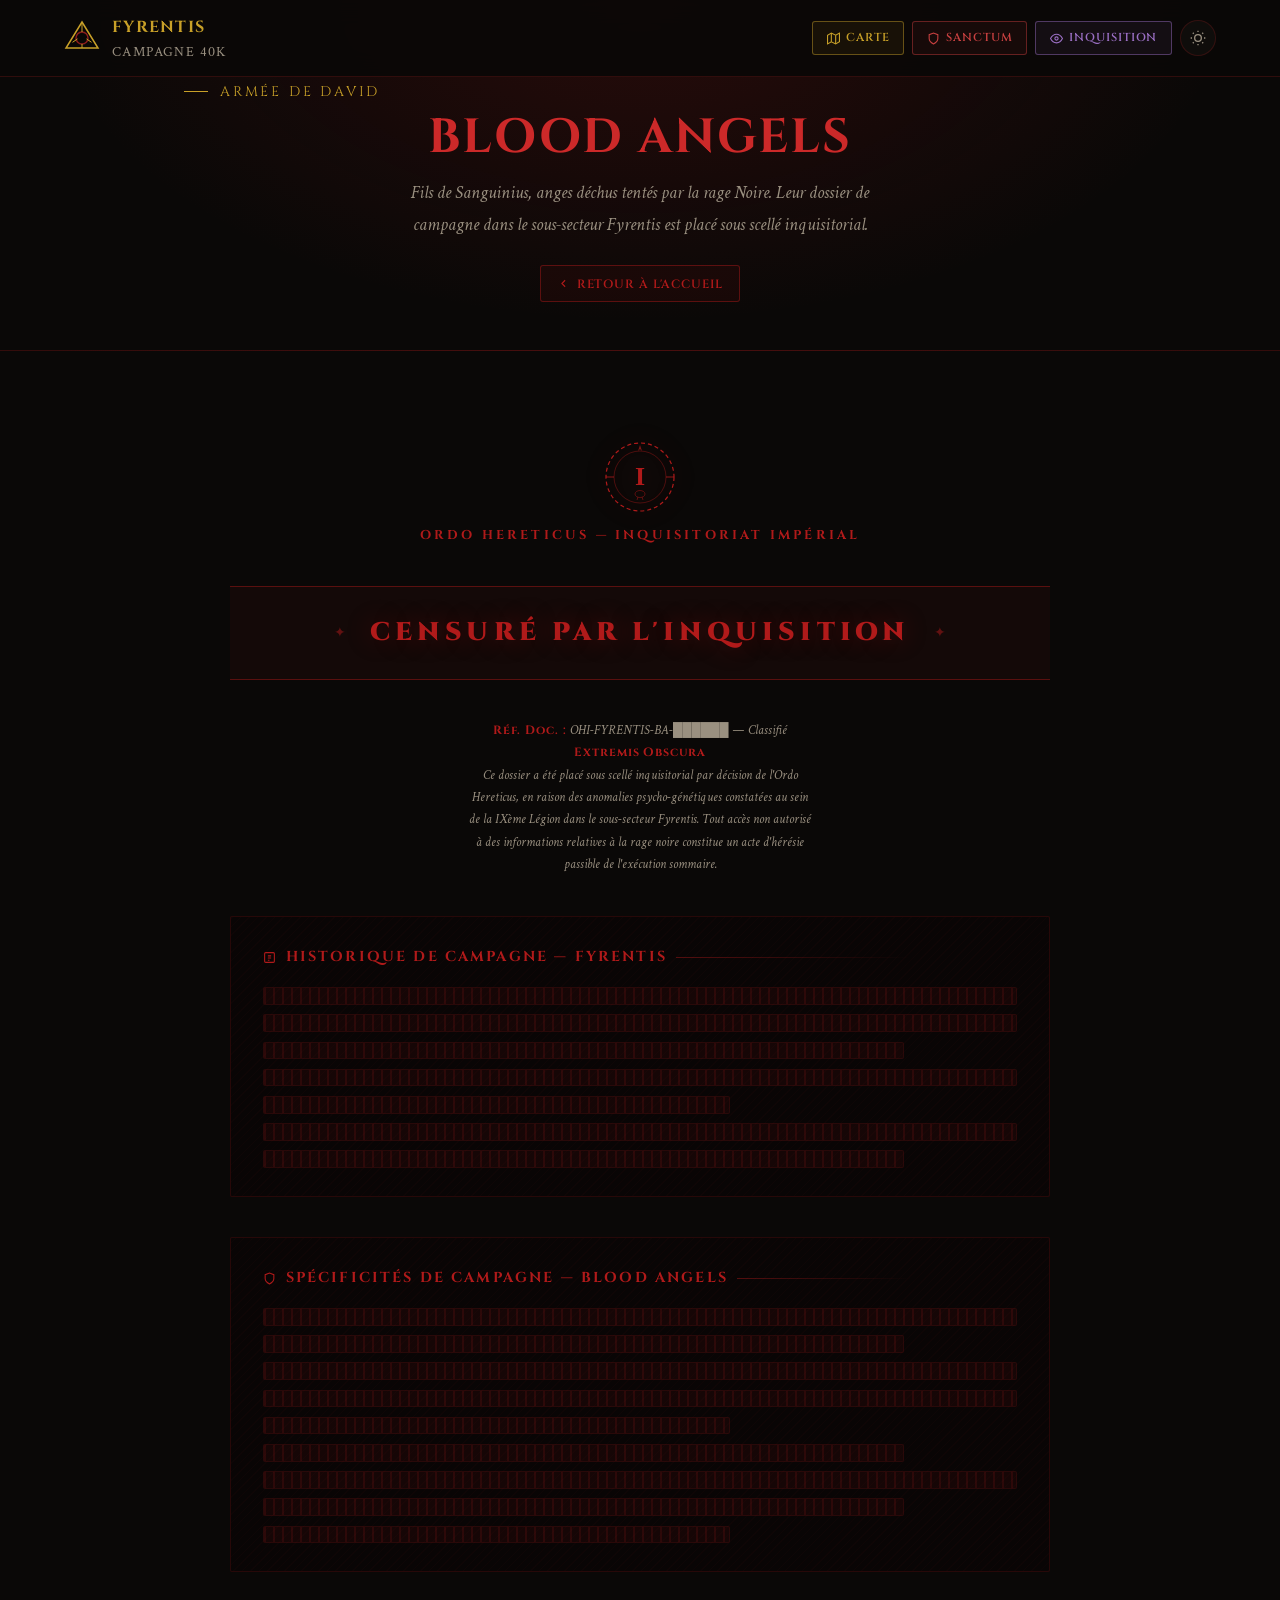
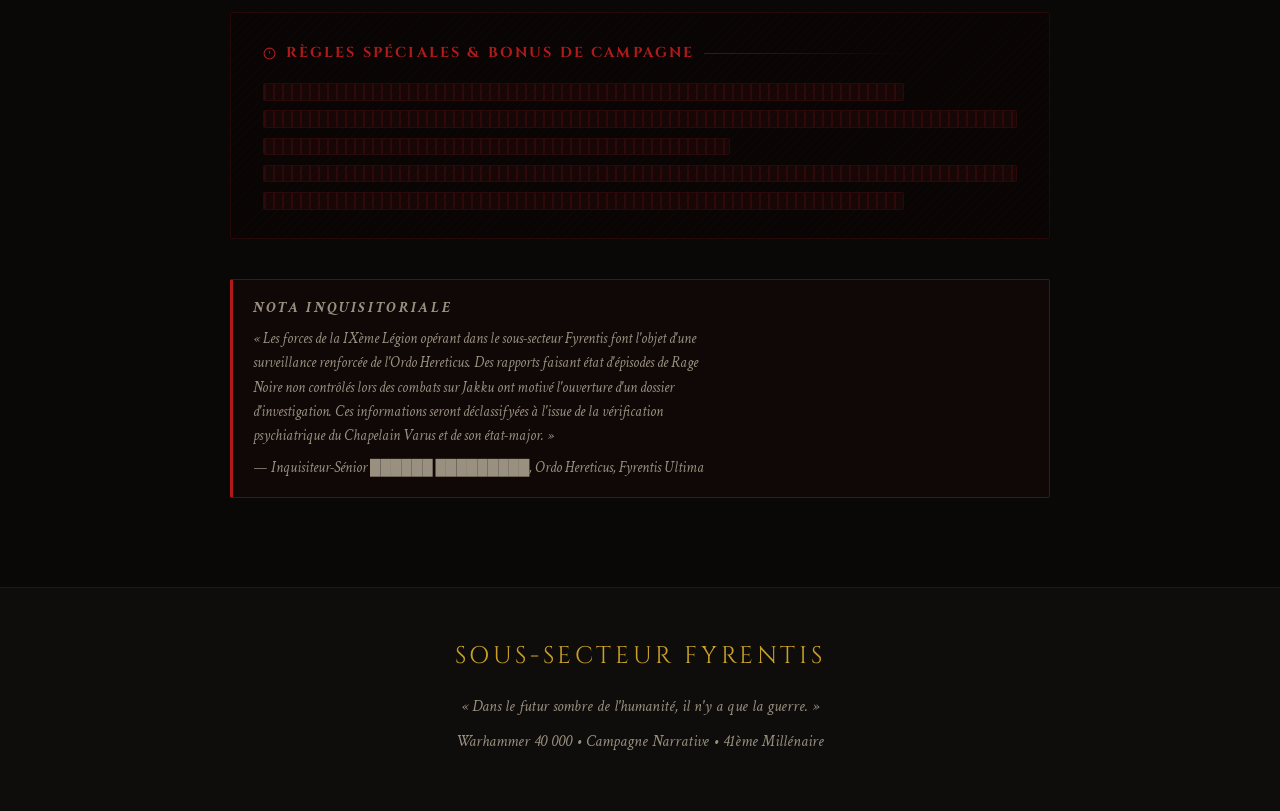
<file: blood-angels.html>
<!DOCTYPE html>
<html lang="fr" data-theme="dark">
<head>
  <meta charset="UTF-8">
  <meta name="viewport" content="width=device-width, initial-scale=1.0">
  <title>Blood Angels</title>
  <link rel="preconnect" href="https://fonts.googleapis.com">
  <link rel="preconnect" href="https://fonts.gstatic.com" crossorigin>
  <link href="https://fonts.googleapis.com/css2?family=Cinzel:wght@400;600;700;900&family=Crimson+Text:ital,wght@0,400;0,600;1,400&display=swap" rel="stylesheet">
  <link rel="stylesheet" href="assets/css/style.css">
  <style>
    /* ── BOUTONS DE NAVIGATION PAGES ───────────────────────────── */
    .nav-page-links {
      display: flex;
      gap: 0.5rem;
      align-items: center;
    }
    .btn-nav-page {
      display: inline-flex;
      align-items: center;
      gap: 0.4rem;
      padding: 0.4rem 0.85rem;
      font-family: 'Cinzel', serif;
      font-size: 0.72rem;
      font-weight: 600;
      letter-spacing: 0.08em;
      text-transform: uppercase;
      text-decoration: none;
      border-radius: 3px;
      border: 1px solid;
      transition: background 180ms ease, color 180ms ease, border-color 180ms ease, box-shadow 180ms ease;
      cursor: pointer;
      white-space: nowrap;
    }
    .btn-nav-page--carte {
      color: #c8a028;
      border-color: rgba(200, 160, 40, 0.45);
      background: rgba(200, 160, 40, 0.07);
    }
    .btn-nav-page--carte:hover {
      background: rgba(200, 160, 40, 0.18);
      border-color: #c8a028;
      box-shadow: 0 0 10px rgba(200, 160, 40, 0.25);
      color: #e8c050;
    }
    .btn-nav-page--sanctum {
      color: #c84040;
      border-color: rgba(200, 60, 60, 0.45);
      background: rgba(200, 60, 60, 0.07);
    }
    .btn-nav-page--sanctum:hover {
      background: rgba(200, 60, 60, 0.18);
      border-color: #c84040;
      box-shadow: 0 0 10px rgba(200, 60, 60, 0.25);
      color: #e06060;
    }
    .btn-nav-page--inquisition {
      color: #9b6fc4;
      border-color: rgba(155, 111, 196, 0.45);
      background: rgba(155, 111, 196, 0.07);
    }
    .btn-nav-page--inquisition:hover {
      background: rgba(155, 111, 196, 0.18);
      border-color: #9b6fc4;
      box-shadow: 0 0 10px rgba(155, 111, 196, 0.28);
      color: #c090e8;
    }
    [data-theme="light"] .btn-nav-page--carte { color: #8a6800; border-color: rgba(138, 104, 0, 0.4); background: rgba(138, 104, 0, 0.06); }
    [data-theme="light"] .btn-nav-page--carte:hover { background: rgba(138, 104, 0, 0.14); border-color: #8a6800; }
    [data-theme="light"] .btn-nav-page--sanctum { color: #8b1c1c; border-color: rgba(139, 28, 28, 0.4); background: rgba(139, 28, 28, 0.06); }
    [data-theme="light"] .btn-nav-page--sanctum:hover { background: rgba(139, 28, 28, 0.14); border-color: #8b1c1c; }
    [data-theme="light"] .btn-nav-page--inquisition { color: #5a2a8a; border-color: rgba(90, 42, 138, 0.4); background: rgba(90, 42, 138, 0.06); }
    [data-theme="light"] .btn-nav-page--inquisition:hover { background: rgba(90, 42, 138, 0.14); border-color: #5a2a8a; }

    /* ── COULEUR THÉMATIQUE BLOOD ANGELS : ROUGE SANG & OR ── */
    :root {
      --ba-red: #b01a1a;
      --ba-red-light: #d94040;
      --ba-red-dim: rgba(176, 26, 26, 0.45);
      --ba-red-bg: rgba(176, 26, 26, 0.07);
      --ba-red-hover-bg: rgba(176, 26, 26, 0.18);
      --ba-red-glow: rgba(176, 26, 26, 0.35);
      --ba-gold: #c8a028;
      --ba-gold-dim: rgba(200, 160, 40, 0.35);
    }
    [data-theme="light"] {
      --ba-red: #8b1c1c;
      --ba-red-light: #6b0e0e;
      --ba-red-dim: rgba(139, 28, 28, 0.4);
      --ba-red-bg: rgba(139, 28, 28, 0.06);
      --ba-red-hover-bg: rgba(139, 28, 28, 0.14);
      --ba-red-glow: rgba(139, 28, 28, 0.2);
      --ba-gold: #8a6800;
      --ba-gold-dim: rgba(138, 104, 0, 0.3);
    }

    /* ── HERO MINI ──────────────────────────────────────────── */
    .page-hero {
      padding: 5rem 0 3rem;
      text-align: center;
      background: radial-gradient(ellipse at center top, rgba(176,26,26,0.18) 0%, transparent 65%);
      border-bottom: 1px solid rgba(176,26,26,0.25);
    }
    .page-hero .section-eyebrow { margin-bottom: 0.5rem; }
    .page-hero .section-title   { font-size: clamp(1.8rem, 4vw, 3rem); margin-bottom: 0.75rem; }
    .page-hero .section-desc    { max-width: 60ch; margin: 0 auto; }

    /* ── LIEN RETOUR ─────────────────────────────────────────────── */
    .back-link {
      display: inline-flex;
      align-items: center;
      gap: 0.4rem;
      margin: 1.5rem 0 0;
      font-family: 'Cinzel', serif;
      font-size: 0.75rem;
      font-weight: 600;
      letter-spacing: 0.08em;
      text-transform: uppercase;
      text-decoration: none;
      color: var(--ba-red);
      border: 1px solid var(--ba-red-dim);
      background: var(--ba-red-bg);
      padding: 0.45rem 1rem;
      border-radius: 3px;
      transition: background 180ms ease, border-color 180ms ease, box-shadow 180ms ease;
    }
    .back-link:hover {
      background: var(--ba-red-hover-bg);
      border-color: var(--ba-red);
      box-shadow: 0 0 12px var(--ba-red-glow);
      color: var(--ba-red-light);
    }

    /* ── BLOC CENSURÉ ────────────────────────────────────────────── */
    .censure-section {
      padding: clamp(3rem, 7vw, 6rem) 0;
    }
    .censure-wrapper {
      max-width: 820px;
      margin: 0 auto;
    }
    .censure-stamp {
      display: flex;
      flex-direction: column;
      align-items: center;
      gap: 2.5rem;
    }

    .inquisition-seal {
      display: flex;
      flex-direction: column;
      align-items: center;
      gap: 0.75rem;
      opacity: 0.92;
    }
    .inquisition-seal-icon {
      width: 72px;
      height: 72px;
      color: var(--ba-red);
      filter: drop-shadow(0 0 12px var(--ba-red-glow));
    }
    .inquisition-seal-title {
      font-family: 'Cinzel', serif;
      font-size: clamp(0.65rem, 1.5vw, 0.8rem);
      font-weight: 700;
      letter-spacing: 0.25em;
      text-transform: uppercase;
      color: var(--ba-red);
    }

    .censure-bloc {
      width: 100%;
      background: rgba(10, 4, 4, 0.55);
      border: 1px solid rgba(176,26,26,0.18);
      border-radius: 2px;
      padding: 1.75rem 2rem;
      position: relative;
      overflow: hidden;
    }
    .censure-bloc::before {
      content: '';
      position: absolute;
      inset: 0;
      background: repeating-linear-gradient(
        -45deg,
        rgba(176,26,26,0.03) 0px,
        rgba(176,26,26,0.03) 1px,
        transparent 1px,
        transparent 6px
      );
      pointer-events: none;
    }
    [data-theme="light"] .censure-bloc {
      background: rgba(245,236,236,0.6);
      border-color: rgba(139,28,28,0.18);
    }

    .censure-titre {
      font-family: 'Cinzel', serif;
      font-size: clamp(0.7rem, 1.8vw, 0.9rem);
      font-weight: 700;
      letter-spacing: 0.15em;
      text-transform: uppercase;
      color: var(--ba-red);
      margin-bottom: 1.1rem;
      display: flex;
      align-items: center;
      gap: 0.6rem;
    }
    .censure-titre::after {
      content: '';
      flex: 1;
      height: 1px;
      background: linear-gradient(to right, var(--ba-red-dim), transparent);
    }

    .censure-lignes {
      display: flex;
      flex-direction: column;
      gap: 0.6rem;
    }
    .censure-ligne {
      height: 1.1rem;
      border-radius: 2px;
      background: rgba(176,26,26,0.08);
      border: 1px solid rgba(176,26,26,0.12);
      position: relative;
      overflow: hidden;
    }
    .censure-ligne::after {
      content: '';
      position: absolute;
      inset: 0;
      background: repeating-linear-gradient(
        90deg,
        rgba(176,26,26,0.15) 0px,
        rgba(176,26,26,0.15) 2px,
        transparent 2px,
        transparent 9px
      );
    }
    .censure-ligne--court { width: 62%; }
    .censure-ligne--moyen { width: 85%; }
    .censure-ligne--long  { width: 100%; }
    [data-theme="light"] .censure-ligne {
      background: rgba(139,28,28,0.06);
      border-color: rgba(139,28,28,0.15);
    }
    [data-theme="light"] .censure-ligne::after {
      background: repeating-linear-gradient(
        90deg,
        rgba(139,28,28,0.12) 0px,
        rgba(139,28,28,0.12) 2px,
        transparent 2px,
        transparent 9px
      );
    }

    .censure-bandeau {
      width: 100%;
      position: relative;
      border-top: 1px solid var(--ba-red-dim);
      border-bottom: 1px solid var(--ba-red-dim);
      padding: 1.5rem 2rem;
      display: flex;
      align-items: center;
      justify-content: center;
      gap: 1.5rem;
      background: rgba(176,26,26,0.06);
      overflow: hidden;
    }
    .censure-bandeau::before,
    .censure-bandeau::after {
      content: '✦';
      font-size: 0.9rem;
      color: var(--ba-red);
      opacity: 0.5;
      flex-shrink: 0;
    }
    .censure-bandeau-text {
      font-family: 'Cinzel', serif;
      font-size: clamp(1.1rem, 2.5vw, 1.6rem);
      font-weight: 900;
      letter-spacing: 0.2em;
      text-transform: uppercase;
      color: var(--ba-red);
      text-shadow: 0 0 24px var(--ba-red-glow);
      text-align: center;
    }

    .censure-ref {
      font-family: 'Crimson Text', serif;
      font-size: 0.82rem;
      font-style: italic;
      color: var(--color-text-muted, #797876);
      text-align: center;
      max-width: 58ch;
      line-height: 1.7;
    }
    .censure-ref strong {
      color: var(--ba-red);
      font-style: normal;
      font-family: 'Cinzel', serif;
      font-size: 0.75rem;
      letter-spacing: 0.08em;
    }

    .nota-bene {
      width: 100%;
      border: 1px solid var(--ba-red-dim);
      border-left: 3px solid var(--ba-red);
      padding: 1rem 1.25rem;
      border-radius: 2px;
      background: rgba(176,26,26,0.04);
    }
    [data-theme="light"] .nota-bene {
      background: rgba(139,28,28,0.04);
      border-color: rgba(139,28,28,0.25);
      border-left-color: var(--ba-red);
    }
    .nota-bene-label {
      font-family: 'Cinzel', serif;
      font-size: 0.68rem;
      font-weight: 700;
      letter-spacing: 0.18em;
      text-transform: uppercase;
      color: var(--ba-red);
      margin-bottom: 0.45rem;
    }
    .nota-bene p {
      font-family: 'Crimson Text', serif;
      font-size: 0.92rem;
      line-height: 1.65;
      color: var(--color-text-muted, #797876);
      font-style: italic;
      max-width: 65ch;
    }

    @media (max-width: 600px) {
      .nav-page-links { gap: 0.35rem; }
      .btn-nav-page   { font-size: 0.65rem; padding: 0.35rem 0.6rem; }
      .censure-bloc   { padding: 1.25rem 1rem; }
      .censure-bandeau { padding: 1rem; gap: 0.75rem; }
    }
  </style>
</head>
<body>

<nav class="nav" id="nav">
  <div class="nav-inner">
    <a href="index.html" class="nav-logo" aria-label="Campagne Fyrentis — Retour à l'accueil">
      <svg class="nav-logo-icon" viewBox="0 0 36 36" fill="none" aria-hidden="true">
        <polygon points="18,2 34,28 2,28" fill="none" stroke="currentColor" stroke-width="1.5" color="#c8a028"/>
        <circle cx="18" cy="18" r="6" fill="none" stroke="currentColor" stroke-width="1.5" color="#8b1c1c"/>
        <line x1="18" y1="2" x2="18" y2="12" stroke="currentColor" stroke-width="1" color="#c8a028"/>
        <line x1="18" y1="24" x2="18" y2="28" stroke="currentColor" stroke-width="1" color="#c8a028"/>
        <line x1="8.5" y1="22.3" x2="13.5" y2="18.9" stroke="currentColor" stroke-width="1" color="#c8a028"/>
        <line x1="27.5" y1="22.3" x2="22.5" y2="18.9" stroke="currentColor" stroke-width="1" color="#c8a028"/>
      </svg>
      <div>
        <span class="nav-logo-text">Fyrentis</span>
        <span class="nav-logo-sub">Campagne 40K</span>
      </div>
    </a>
    <div class="nav-actions">
      <div class="nav-page-links">
        <a href="carte.html" class="btn-nav-page btn-nav-page--carte" aria-label="Voir la Carte du secteur">
          <svg width="13" height="13" viewBox="0 0 24 24" fill="none" stroke="currentColor" stroke-width="2" aria-hidden="true"><polygon points="1 6 1 22 8 18 16 22 23 18 23 2 16 6 8 2 1 6"/><line x1="8" y1="2" x2="8" y2="18"/><line x1="16" y1="6" x2="16" y2="22"/></svg>
          Carte
        </a>
        <a href="sanctum.html" class="btn-nav-page btn-nav-page--sanctum" aria-label="Accéder au Sanctum">
          <svg width="13" height="13" viewBox="0 0 24 24" fill="none" stroke="currentColor" stroke-width="2" aria-hidden="true"><path d="M12 22s8-4 8-10V5l-8-3-8 3v7c0 6 8 10 8 10z"/></svg>
          Sanctum
        </a>
        <a href="rapports-inquisiteurs.html" class="btn-nav-page btn-nav-page--inquisition" aria-label="Lire les Rapports Inquisitoriaux">
          <svg width="13" height="13" viewBox="0 0 24 24" fill="none" stroke="currentColor" stroke-width="2" aria-hidden="true"><path d="M1 12s4-8 11-8 11 8 11 8-4 8-11 8-11-8-11-8z"/><circle cx="12" cy="12" r="3"/></svg>
          Inquisition
        </a>
      </div>
      <button class="btn-theme" data-theme-toggle aria-label="Basculer le thème">
        <svg width="16" height="16" viewBox="0 0 24 24" fill="none" stroke="currentColor" stroke-width="2"><path d="M21 12.79A9 9 0 1 1 11.21 3 7 7 0 0 0 21 12.79z"/></svg>
      </button>
      <button class="nav-mobile-toggle" id="nav-toggle" aria-label="Menu" aria-expanded="false">
        <svg width="18" height="18" viewBox="0 0 24 24" fill="none" stroke="currentColor" stroke-width="2"><line x1="3" y1="6" x2="21" y2="6"/><line x1="3" y1="12" x2="21" y2="12"/><line x1="3" y1="18" x2="21" y2="18"/></svg>
      </button>
    </div>
  </div>
</nav>

<!-- HERO MINI -->
<header class="page-hero" id="top">
  <div class="container">
    <p class="section-eyebrow">Armée de David</p>
    <h1 class="section-title"><span>BLOOD ANGELS</span></h1>
    <p class="section-desc">Fils de Sanguinius, anges déchus tentés par la rage Noire. Leur dossier de campagne dans le sous-secteur Fyrentis est placé sous scellé inquisitorial.</p>
    <a href="index.html#specificites-david" class="back-link">
      <svg width="13" height="13" viewBox="0 0 24 24" fill="none" stroke="currentColor" stroke-width="2" aria-hidden="true"><polyline points="15 18 9 12 15 6"/></svg>
      Retour à l'accueil
    </a>
  </div>
</header>

<!-- CONTENU CENSURÉ -->
<section class="censure-section">
  <div class="container">
    <div class="censure-wrapper">
      <div class="censure-stamp">

        <!-- Cachet inquisitorial -->
        <div class="inquisition-seal reveal">
          <svg class="inquisition-seal-icon" viewBox="0 0 72 72" fill="none" aria-hidden="true">
            <circle cx="36" cy="36" r="34" stroke="currentColor" stroke-width="1.2" stroke-dasharray="4 3"/>
            <circle cx="36" cy="36" r="26" stroke="currentColor" stroke-width="0.8" opacity="0.5"/>
            <text x="36" y="44" text-anchor="middle" font-family="serif" font-size="26" font-weight="700" fill="currentColor">I</text>
            <ellipse cx="36" cy="53" rx="5" ry="3.5" stroke="currentColor" stroke-width="0.8" opacity="0.6"/>
            <line x1="34" y1="56" x2="33" y2="59" stroke="currentColor" stroke-width="0.8" opacity="0.6"/>
            <line x1="38" y1="56" x2="39" y2="59" stroke="currentColor" stroke-width="0.8" opacity="0.6"/>
            <line x1="2" y1="36" x2="10" y2="36" stroke="currentColor" stroke-width="0.8"/>
            <line x1="62" y1="36" x2="70" y2="36" stroke="currentColor" stroke-width="0.8"/>
            <polygon points="36,4 38,10 36,8 34,10" fill="currentColor" opacity="0.7"/>
          </svg>
          <span class="inquisition-seal-title">Ordo Hereticus — Inquisitoriat Impérial</span>
        </div>

        <!-- Bandeau principal -->
        <div class="censure-bandeau reveal">
          <span class="censure-bandeau-text">Censuré par l'Inquisition</span>
        </div>

        <!-- Référence de document -->
        <p class="censure-ref reveal">
          <strong>Réf. Doc. :</strong> OHI-FYRENTIS-BA-██████ — Classifié <strong>Extremis Obscura</strong><br>
          Ce dossier a été placé sous scellé inquisitorial par décision de l'Ordo Hereticus, <em>en raison des anomalies psycho-génétiques constatées au sein de la IXème Légion dans le sous-secteur Fyrentis.</em>
          Tout accès non autorisé à des informations relatives à la rage noire constitue un acte d'hérésie passible de l'exécution sommaire.
        </p>

        <!-- Bloc I : Historique de campagne -->
        <div class="censure-bloc reveal">
          <p class="censure-titre">
            <svg width="13" height="13" viewBox="0 0 24 24" fill="none" stroke="currentColor" stroke-width="2" aria-hidden="true"><rect x="3" y="3" width="18" height="18" rx="2"/><line x1="9" y1="9" x2="15" y2="9"/><line x1="9" y1="13" x2="15" y2="13"/><line x1="9" y1="17" x2="12" y2="17"/></svg>
            Historique de Campagne — Fyrentis
          </p>
          <div class="censure-lignes">
            <div class="censure-ligne censure-ligne--long"></div>
            <div class="censure-ligne censure-ligne--long"></div>
            <div class="censure-ligne censure-ligne--moyen"></div>
            <div class="censure-ligne censure-ligne--long"></div>
            <div class="censure-ligne censure-ligne--court"></div>
            <div class="censure-ligne censure-ligne--long"></div>
            <div class="censure-ligne censure-ligne--moyen"></div>
          </div>
        </div>

        <!-- Bloc II : Spécificités d'armée -->
        <div class="censure-bloc reveal">
          <p class="censure-titre">
            <svg width="13" height="13" viewBox="0 0 24 24" fill="none" stroke="currentColor" stroke-width="2" aria-hidden="true"><path d="M12 22s8-4 8-10V5l-8-3-8 3v7c0 6 8 10 8 10z"/></svg>
            Spécificités de Campagne — Blood Angels
          </p>
          <div class="censure-lignes">
            <div class="censure-ligne censure-ligne--long"></div>
            <div class="censure-ligne censure-ligne--moyen"></div>
            <div class="censure-ligne censure-ligne--long"></div>
            <div class="censure-ligne censure-ligne--long"></div>
            <div class="censure-ligne censure-ligne--court"></div>
            <div class="censure-ligne censure-ligne--moyen"></div>
            <div class="censure-ligne censure-ligne--long"></div>
            <div class="censure-ligne censure-ligne--moyen"></div>
            <div class="censure-ligne censure-ligne--court"></div>
          </div>
        </div>

        <!-- Bloc III : Règles spéciales -->
        <div class="censure-bloc reveal">
          <p class="censure-titre">
            <svg width="13" height="13" viewBox="0 0 24 24" fill="none" stroke="currentColor" stroke-width="2" aria-hidden="true"><circle cx="12" cy="12" r="10"/><line x1="12" y1="8" x2="12" y2="12"/><line x1="12" y1="16" x2="12.01" y2="16"/></svg>
            Règles Spéciales &amp; Bonus de Campagne
          </p>
          <div class="censure-lignes">
            <div class="censure-ligne censure-ligne--moyen"></div>
            <div class="censure-ligne censure-ligne--long"></div>
            <div class="censure-ligne censure-ligne--court"></div>
            <div class="censure-ligne censure-ligne--long"></div>
            <div class="censure-ligne censure-ligne--moyen"></div>
          </div>
        </div>

        <!-- Note inquisitoriale -->
        <div class="nota-bene reveal">
          <p class="nota-bene-label">Nota Inquisitoriale</p>
          <p>
            « Les forces de la IXème Légion opérant dans le sous-secteur Fyrentis font l'objet d'une surveillance renforcée de l'Ordo Hereticus. Des rapports faisant état d'épisodes de Rage Noire non contrôlés lors des combats sur Jakku ont motivé l'ouverture d'un dossier d'investigation. Ces informations seront déclassifyées à l'issue de la vérification psychiatrique du Chapelain Varus et de son état-major. »
          </p>
          <p style="margin-top:0.5rem;">
            — <em>Inquisiteur-Sénior ██████ █████████, Ordo Hereticus, Fyrentis Ultima</em>
          </p>
        </div>

      </div>
    </div>
  </div>
</section>

<footer>
  <div class="container">
    <div class="footer-logo">Sous-Secteur Fyrentis</div>
    <p class="footer-line">« Dans le futur sombre de l'humanité, il n'y a que la guerre. »</p>
    <p class="footer-line">Warhammer 40 000 • Campagne Narrative • 41ème Millénaire</p>
  </div>
</footer>

<a href="#top" class="back-top" id="back-top" aria-label="Retour en haut">
  <svg width="16" height="16" viewBox="0 0 24 24" fill="none" stroke="currentColor" stroke-width="2"><polyline points="18 15 12 9 6 15"/></svg>
</a>

<script>
(function () {

  // ── THEME TOGGLE
  const themeBtn = document.querySelector('[data-theme-toggle]');
  const root = document.documentElement;
  let theme = root.getAttribute('data-theme') || (matchMedia('(prefers-color-scheme: dark)').matches ? 'dark' : 'light');
  root.setAttribute('data-theme', theme);
  function updateThemeBtn() {
    if (!themeBtn) return;
    themeBtn.innerHTML = theme === 'dark'
      ? '<svg width="16" height="16" viewBox="0 0 24 24" fill="none" stroke="currentColor" stroke-width="2"><circle cx="12" cy="12" r="5"/><path d="M12 1v2M12 21v2M4.22 4.22l1.42 1.42M18.36 18.36l1.42 1.42M1 12h2M21 12h2M4.22 19.78l1.42-1.42M18.36 5.64l1.42-1.42"/></svg>'
      : '<svg width="16" height="16" viewBox="0 0 24 24" fill="none" stroke="currentColor" stroke-width="2"><path d="M21 12.79A9 9 0 1 1 11.21 3 7 7 0 0 0 21 12.79z"/></svg>';
    themeBtn.setAttribute('aria-label', 'Basculer vers le mode ' + (theme === 'dark' ? 'clair' : 'sombre'));
  }
  updateThemeBtn();
  if (themeBtn) themeBtn.addEventListener('click', () => { theme = theme === 'dark' ? 'light' : 'dark'; root.setAttribute('data-theme', theme); updateThemeBtn(); });

  // ── MOBILE NAV
  const navToggle = document.getElementById('nav-toggle');
  if (navToggle) {
    navToggle.addEventListener('click', () => {
      const expanded = navToggle.getAttribute('aria-expanded') === 'true';
      navToggle.setAttribute('aria-expanded', !expanded);
    });
  }

  // ── NAV SCROLL + BACK-TO-TOP
  const nav = document.getElementById('nav');
  window.addEventListener('scroll', () => {
    nav.classList.toggle('nav--scrolled', window.scrollY > 60);
    document.getElementById('back-top').classList.toggle('visible', window.scrollY > 300);
  }, { passive: true });

  // ── REVEAL ON SCROLL
  const obs = new IntersectionObserver(entries => {
    entries.forEach(e => { if (e.isIntersecting) { e.target.classList.add('visible'); obs.unobserve(e.target); } });
  }, { threshold: 0.1, rootMargin: '0px 0px -40px 0px' });
  document.querySelectorAll('.reveal').forEach(el => obs.observe(el));

})();
</script>

</body>
</html>
</file>
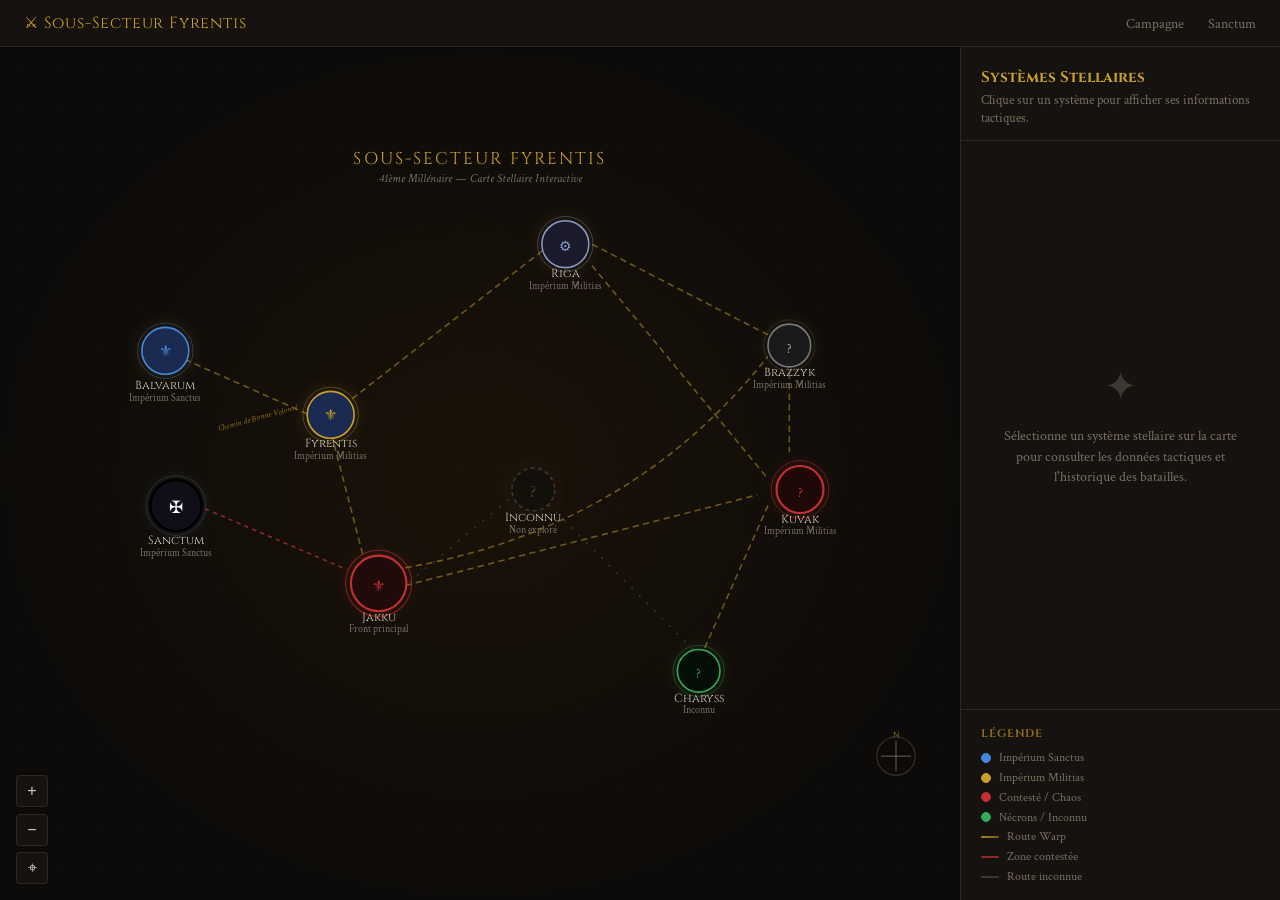
<file: carte.html>
<!DOCTYPE html>
<html lang="fr" data-theme="dark">
<head>
  <meta charset="UTF-8">
  <meta name="viewport" content="width=device-width, initial-scale=1.0">
  <title>Carte — Sous-Secteur Fyrentis</title>
  <link rel="preconnect" href="https://fonts.googleapis.com">
  <link rel="preconnect" href="https://fonts.gstatic.com" crossorigin>
  <link href="https://fonts.googleapis.com/css2?family=Cinzel:wght@400;600;700&family=Crimson+Text:ital,wght@0,400;1,400&display=swap" rel="stylesheet">
  <style>
    *, *::before, *::after { box-sizing: border-box; margin: 0; padding: 0; }
    :root {
      --bg:        #0d0b09;
      --surface:   #151210;
      --surface-2: #1c1815;
      --border:    #2e2820;
      --text:      #d4c9b8;
      --muted:     #7a6f60;
      --faint:     #3d342a;
      --gold:      #c8a028;
      --gold-dim:  #8a6b18;
      --red:       #8b1c1c;
      --red-bright:#c43030;
      --blue:      #2255aa;
      --blue-bright:#4488dd;
      --green:     #2a6b30;
      --green-bright:#55aa66;
      --purple:    #5b2d8a;
      --purple-bright:#9055cc;
      --teal:      #1a5f5f;
      --teal-bright:#33aaaa;
      --chaos:     #6b1a1a;
      --imperium:  #1a3a6b;
      --necron:    #1a6b3a;
    }
    html { font-family: 'Crimson Text', Georgia, serif; background: var(--bg); color: var(--text); height: 100%; }
    body { min-height: 100dvh; display: flex; flex-direction: column; }

    /* NAV */
    nav { display: flex; align-items: center; justify-content: space-between; padding: 0.75rem 1.5rem; background: var(--surface); border-bottom: 1px solid var(--border); position: sticky; top: 0; z-index: 100; }
    .nav-title { font-family: 'Cinzel', serif; font-size: 1rem; color: var(--gold); letter-spacing: 0.05em; }
    .nav-links { display: flex; gap: 1.5rem; list-style: none; }
    .nav-links a { font-size: 0.85rem; color: var(--muted); text-decoration: none; transition: color 0.2s; }
    .nav-links a:hover { color: var(--gold); }
    .nav-links a.active { color: var(--gold); }

    /* LAYOUT */
    .page { display: grid; grid-template-columns: 1fr 320px; flex: 1; overflow: hidden; height: calc(100dvh - 49px); }
    @media (max-width: 900px) { .page { grid-template-columns: 1fr; height: auto; } }

    /* MAP ZONE */
    .map-zone { position: relative; overflow: hidden; background: radial-gradient(ellipse at 50% 50%, #1a1208 0%, #0d0b09 70%); }
    .map-zone::before {
      content: '';
      position: absolute; inset: 0;
      background-image: radial-gradient(circle, rgba(255,255,200,0.15) 1px, transparent 1px);
      background-size: 40px 40px;
      opacity: 0.15;
      pointer-events: none;
    }
    #map-svg { width: 100%; height: 100%; cursor: grab; }
    #map-svg:active { cursor: grabbing; }

    /* SYSTEM NODES */
    .sys-group { cursor: pointer; }
    .sys-group:hover .sys-ring { opacity: 0.8; r: 28; transition: r 0.2s; }
    .sys-bg { transition: all 0.2s; }
    .sys-ring { transition: all 0.2s; }
    .sys-label { font-family: 'Cinzel', serif; font-size: 11px; fill: var(--text); pointer-events: none; }
    .sys-sublabel { font-size: 9px; fill: var(--muted); pointer-events: none; font-family: 'Crimson Text', serif; }
    .sys-group.selected .sys-bg { filter: drop-shadow(0 0 8px currentColor); }
    .sys-group.selected .sys-ring { r: 30; }

    /* ROUTES */
    .route { fill: none; stroke-width: 1.5; opacity: 0.5; stroke-dasharray: 6 4; }
    .route--warp { stroke: var(--gold); }
    .route--contested { stroke: var(--red-bright); stroke-dasharray: 4 4; opacity: 0.7; }
    .route--chaos { stroke: var(--red); stroke-dasharray: 3 6; }
    .route--unknown { stroke: var(--muted); stroke-dasharray: 2 8; opacity: 0.35; }
    .route-label { font-size: 8px; fill: var(--gold-dim); font-family: 'Crimson Text', serif; font-style: italic; }

    /* SIDEBAR */
    .sidebar { background: var(--surface); border-left: 1px solid var(--border); display: flex; flex-direction: column; overflow-y: auto; }
    .sidebar-header { padding: 1.25rem 1.25rem 0.75rem; border-bottom: 1px solid var(--border); }
    .sidebar-header h2 { font-family: 'Cinzel', serif; font-size: 0.95rem; color: var(--gold); margin-bottom: 0.25rem; }
    .sidebar-header p { font-size: 0.8rem; color: var(--muted); line-height: 1.4; }

    .system-detail { padding: 1.25rem; display: none; flex: 1; }
    .system-detail.active { display: block; }
    .detail-eyebrow { font-size: 0.72rem; text-transform: uppercase; letter-spacing: 0.1em; color: var(--muted); margin-bottom: 0.35rem; }
    .detail-name { font-family: 'Cinzel', serif; font-size: 1.3rem; color: var(--gold); line-height: 1.2; margin-bottom: 0.15rem; }
    .detail-status { display: inline-block; font-size: 0.72rem; padding: 0.2rem 0.6rem; border-radius: 999px; margin-bottom: 0.9rem; font-family: 'Cinzel', serif; letter-spacing: 0.04em; }
    .status--imperium { background: rgba(26,58,107,0.35); color: var(--blue-bright); border: 1px solid var(--blue); }
    .status--chaos { background: rgba(107,26,26,0.35); color: var(--red-bright); border: 1px solid var(--red); }
    .status--contested { background: rgba(139,28,28,0.2); color: #ff8844; border: 1px solid #883322; }
    .status--necron { background: rgba(26,107,58,0.35); color: var(--green-bright); border: 1px solid var(--green); }
    .status--unknown { background: rgba(50,42,35,0.5); color: var(--muted); border: 1px solid var(--faint); }

    .detail-desc { font-size: 0.9rem; line-height: 1.6; color: var(--text); margin-bottom: 1rem; }
    .detail-section { margin-bottom: 0.9rem; }
    .detail-section h4 { font-family: 'Cinzel', serif; font-size: 0.72rem; text-transform: uppercase; letter-spacing: 0.08em; color: var(--gold-dim); margin-bottom: 0.45rem; }
    .detail-tags { display: flex; flex-wrap: wrap; gap: 0.35rem; }
    .tag { font-size: 0.72rem; padding: 0.18rem 0.5rem; border-radius: 999px; border: 1px solid var(--border); color: var(--text); background: var(--surface-2); }
    .tag--red { border-color: var(--red); color: var(--red-bright); background: rgba(139,28,28,0.15); }
    .tag--gold { border-color: var(--gold-dim); color: var(--gold); background: rgba(200,160,40,0.1); }
    .tag--blue { border-color: var(--blue); color: var(--blue-bright); background: rgba(34,85,170,0.15); }
    .tag--green { border-color: var(--green); color: var(--green-bright); background: rgba(42,107,48,0.15); }
    .tag--purple { border-color: var(--purple); color: var(--purple-bright); background: rgba(91,45,138,0.15); }
    .tag--teal { border-color: var(--teal); color: var(--teal-bright); background: rgba(26,95,95,0.15); }

    .detail-battles { list-style: none; display: flex; flex-direction: column; gap: 0.5rem; }
    .battle-item { font-size: 0.82rem; padding: 0.5rem 0.6rem; border-radius: 4px; border-left: 2px solid var(--gold-dim); background: var(--surface-2); line-height: 1.4; }
    .battle-item strong { color: var(--gold); display: block; font-size: 0.78rem; font-family: 'Cinzel', serif; }

    .empty-state { flex: 1; display: flex; flex-direction: column; align-items: center; justify-content: center; padding: 2rem; text-align: center; color: var(--muted); gap: 0.75rem; }
    .empty-state-icon { font-size: 2.5rem; opacity: 0.4; }
    .empty-state p { font-size: 0.85rem; line-height: 1.5; }

    /* LEGEND */
    .legend { padding: 1rem 1.25rem; border-top: 1px solid var(--border); margin-top: auto; }
    .legend h4 { font-family: 'Cinzel', serif; font-size: 0.7rem; text-transform: uppercase; letter-spacing: 0.08em; color: var(--gold-dim); margin-bottom: 0.6rem; }
    .legend-items { display: flex; flex-direction: column; gap: 0.3rem; }
    .legend-item { display: flex; align-items: center; gap: 0.5rem; font-size: 0.75rem; color: var(--muted); }
    .legend-dot { width: 10px; height: 10px; border-radius: 50%; flex-shrink: 0; }
    .legend-line { width: 18px; height: 2px; flex-shrink: 0; border-radius: 1px; }

    /* CONTROLS */
    .map-controls { position: absolute; bottom: 1rem; left: 1rem; display: flex; flex-direction: column; gap: 0.4rem; }
    .ctrl-btn { width: 32px; height: 32px; background: var(--surface); border: 1px solid var(--border); color: var(--text); border-radius: 4px; cursor: pointer; font-size: 1rem; display: flex; align-items: center; justify-content: center; transition: background 0.2s, color 0.2s; }
    .ctrl-btn:hover { background: var(--surface-2); color: var(--gold); }

    /* ANIMÉ */
    @keyframes pulse-ring { 0%,100%{opacity:0.3;} 50%{opacity:0.7;} }
    .sys-contested .sys-ring { animation: pulse-ring 2s ease-in-out infinite; }
    @keyframes warp-flow { 0%{stroke-dashoffset:0;} 100%{stroke-dashoffset:-40;} }
    .route--warp { animation: warp-flow 3s linear infinite; }
    .route--chaos { animation: warp-flow 2s linear infinite reverse; }
  </style>
</head>
<body>

<nav>
  <span class="nav-title">⚔ Sous-Secteur Fyrentis</span>
  <ul class="nav-links">
    <li><a href="index.html">Campagne</a></li>
    <li><a href="sanctum.html">Sanctum</a></li>
  </ul>
</nav>

<div class="page">

  <!-- MAP SVG -->
  <div class="map-zone">
    <svg id="map-svg" viewBox="0 0 900 650" preserveAspectRatio="xMidYMid meet" aria-label="Carte du sous-secteur Fyrentis" role="img">
      <defs>
        <radialGradient id="glow-gold" cx="50%" cy="50%" r="50%">
          <stop offset="0%" stop-color="#c8a028" stop-opacity="0.6"/>
          <stop offset="100%" stop-color="#c8a028" stop-opacity="0"/>
        </radialGradient>
        <radialGradient id="glow-red" cx="50%" cy="50%" r="50%">
          <stop offset="0%" stop-color="#c43030" stop-opacity="0.6"/>
          <stop offset="100%" stop-color="#c43030" stop-opacity="0"/>
        </radialGradient>
        <radialGradient id="glow-blue" cx="50%" cy="50%" r="50%">
          <stop offset="0%" stop-color="#4488dd" stop-opacity="0.6"/>
          <stop offset="100%" stop-color="#4488dd" stop-opacity="0"/>
        </radialGradient>
        <radialGradient id="glow-green" cx="50%" cy="50%" r="50%">
          <stop offset="0%" stop-color="#55aa66" stop-opacity="0.6"/>
          <stop offset="100%" stop-color="#55aa66" stop-opacity="0"/>
        </radialGradient>
        <radialGradient id="glow-purple" cx="50%" cy="50%" r="50%">
          <stop offset="0%" stop-color="#9055cc" stop-opacity="0.6"/>
          <stop offset="100%" stop-color="#9055cc" stop-opacity="0"/>
        </radialGradient>
        <filter id="blur-glow">
          <feGaussianBlur stdDeviation="3" result="blur"/>
          <feMerge><feMergeNode in="blur"/><feMergeNode in="SourceGraphic"/></feMerge>
        </filter>
      </defs>

      <!-- ══ ROUTES WARP ══ -->
      <!-- Balvarum ↔ Fyrentis -->
      <line class="route route--warp" x1="155" y1="210" x2="290" y2="270"/>
      <!-- Fyrentis ↔ Riga -->
      <line class="route route--warp" x1="330" y1="255" x2="510" y2="115"/>
      <!-- Riga ↔ Brazzyk -->
      <line class="route route--warp" x1="555" y1="110" x2="720" y2="195"/>
      <!-- Riga ↔ Kuvak -->
      <line class="route route--warp" x1="555" y1="130" x2="720" y2="330"/>
      <!-- Brazzyk ↔ Kuvak -->
      <line class="route route--warp" x1="740" y1="220" x2="740" y2="305"/>
      <!-- Kuvak ↔ Charyss -->
      <line class="route route--warp" x1="720" y1="355" x2="660" y2="490"/>
      <!-- Jakku ↔ Fyrentis -->
      <line class="route route--warp" x1="345" y1="420" x2="310" y2="285"/>
      <!-- Jakku ↔ Brazzyk (long) -->
      <path class="route route--warp" d="M 370 415 Q 590 380 720 215" fill="none"/>
      <!-- Jakku ↔ Kuvak -->
      <line class="route route--warp" x1="380" y1="430" x2="710" y2="345"/>
      <!-- Sanctum ↔ Jakku (chemin secondaire) -->
      <line class="route route--contested" x1="185" y1="355" x2="325" y2="415"/>
      <!-- Inconnu ↔ ??? -->
      <line class="route route--unknown" x1="500" y1="340" x2="650" y2="490"/>
      <line class="route route--unknown" x1="500" y1="330" x2="380" y2="430"/>
      <!-- Label route -->
      <text class="route-label" x="205" y="285" transform="rotate(-15,205,285)">Chemin de Bonne Volonté</text>

      <!-- ══ SYSTÈMES ══ -->

      <!-- BALVARUM — Impérium / Black Templars -->
      <g class="sys-group" data-sys="balvarum" tabindex="0" role="button" aria-label="Système Balvarum">
        <circle cx="155" cy="210" r="36" fill="url(#glow-gold)" opacity="0.3"/>
        <circle class="sys-bg" cx="155" cy="210" r="22" fill="#1a2a50" stroke="#4488dd" stroke-width="1.5"/>
        <circle class="sys-ring" cx="155" cy="210" r="26" fill="none" stroke="#4488dd" stroke-width="0.8" opacity="0.4"/>
        <!-- Aquila stylisé -->
        <text x="155" y="215" text-anchor="middle" font-size="14" fill="#4488dd">⚜</text>
        <text class="sys-label" x="155" y="246" text-anchor="middle">Balvarum</text>
        <text class="sys-sublabel" x="155" y="257" text-anchor="middle">Impérium Sanctus</text>
      </g>

      <!-- FYRENTIS — Impérium / Silver Templars -->
      <g class="sys-group" data-sys="fyrentis" tabindex="0" role="button" aria-label="Système Fyrentis">
        <circle cx="310" cy="270" r="36" fill="url(#glow-gold)" opacity="0.3"/>
        <circle class="sys-bg" cx="310" cy="270" r="22" fill="#1a2a50" stroke="#c8a028" stroke-width="1.5"/>
        <circle class="sys-ring" cx="310" cy="270" r="26" fill="none" stroke="#c8a028" stroke-width="0.8" opacity="0.4"/>
        <text x="310" y="275" text-anchor="middle" font-size="14" fill="#c8a028">⚜</text>
        <text class="sys-label" x="310" y="300" text-anchor="middle">Fyrentis</text>
        <text class="sys-sublabel" x="310" y="311" text-anchor="middle">Impérium Militias</text>
      </g>

      <!-- RIGA — Impérium / Mécanicus -->
      <g class="sys-group" data-sys="riga" tabindex="0" role="button" aria-label="Système Riga">
        <circle cx="530" cy="110" r="36" fill="url(#glow-gold)" opacity="0.25"/>
        <circle class="sys-bg" cx="530" cy="110" r="22" fill="#1a1a2a" stroke="#8899cc" stroke-width="1.5"/>
        <circle class="sys-ring" cx="530" cy="110" r="26" fill="none" stroke="#8899cc" stroke-width="0.8" opacity="0.4"/>
        <text x="530" y="116" text-anchor="middle" font-size="13" fill="#8899cc">⚙</text>
        <text class="sys-label" x="530" y="141" text-anchor="middle">Riga</text>
        <text class="sys-sublabel" x="530" y="152" text-anchor="middle">Impérium Militias</text>
      </g>

      <!-- SANCTUM — Impérium / Black Templars -->
      <g class="sys-group" data-sys="sanctum" tabindex="0" role="button" aria-label="Système Sanctum">
        <circle cx="165" cy="355" r="36" fill="url(#glow-blue)" opacity="0.3"/>
        <circle class="sys-bg" cx="165" cy="355" r="24" fill="#0f0f1a" stroke="#000000" stroke-width="2.5"/>
        <circle class="sys-ring" cx="165" cy="355" r="28" fill="none" stroke="#555555" stroke-width="0.8" opacity="0.5"/>
        <!-- Croix des Black Templars -->
        <text x="165" y="362" text-anchor="middle" font-size="16" fill="#ffffff">✠</text>
        <text class="sys-label" x="165" y="391" text-anchor="middle">Sanctum</text>
        <text class="sys-sublabel" x="165" y="402" text-anchor="middle">Impérium Sanctus</text>
      </g>

      <!-- JAKKU — Contesté / QG Campagne -->
      <g class="sys-group sys-contested" data-sys="jakku" tabindex="0" role="button" aria-label="Système Jakku">
        <circle cx="355" cy="428" r="40" fill="url(#glow-red)" opacity="0.35"/>
        <circle class="sys-bg" cx="355" cy="428" r="26" fill="#200a0a" stroke="#c43030" stroke-width="2"/>
        <circle class="sys-ring" cx="355" cy="428" r="31" fill="none" stroke="#c43030" stroke-width="1" opacity="0.6"/>
        <text x="355" y="435" text-anchor="middle" font-size="14" fill="#c43030">⚜</text>
        <text class="sys-label" x="355" y="463" text-anchor="middle">Jakku</text>
        <text class="sys-sublabel" x="355" y="474" text-anchor="middle">Front principal</text>
      </g>

      <!-- SYSTÈME INCONNU -->
      <g class="sys-group" data-sys="inconnu" tabindex="0" role="button" aria-label="Système Inconnu">
        <circle cx="500" cy="340" r="30" fill="rgba(50,42,35,0.2)" opacity="0.5"/>
        <circle class="sys-bg" cx="500" cy="340" r="20" fill="#130f0a" stroke="#3d342a" stroke-width="1.5" stroke-dasharray="4 3"/>
        <text x="500" y="347" text-anchor="middle" font-size="16" fill="#4a3f30">?</text>
        <text class="sys-label" x="500" y="370" text-anchor="middle" fill="#4a3f30">Inconnu</text>
        <text class="sys-sublabel" x="500" y="381" text-anchor="middle">Non exploré</text>
      </g>

      <!-- BRAZZYK — Impérium (disputé) -->
      <g class="sys-group" data-sys="brazzyk" tabindex="0" role="button" aria-label="Système Brazzyk">
        <circle cx="740" cy="205" r="32" fill="url(#glow-gold)" opacity="0.2"/>
        <circle class="sys-bg" cx="740" cy="205" r="20" fill="#1a1a1a" stroke="#777" stroke-width="1.5"/>
        <circle class="sys-ring" cx="740" cy="205" r="24" fill="none" stroke="#777" stroke-width="0.8" opacity="0.3"/>
        <text x="740" y="212" text-anchor="middle" font-size="12" fill="#aaa">?</text>
        <text class="sys-label" x="740" y="234" text-anchor="middle">Brazzyk</text>
        <text class="sys-sublabel" x="740" y="245" text-anchor="middle">Impérium Militias</text>
      </g>

      <!-- KUVAK — Chaos / Iron Warriors -->
      <g class="sys-group sys-contested" data-sys="kuvak" tabindex="0" role="button" aria-label="Système Kuvak">
        <circle cx="750" cy="340" r="34" fill="url(#glow-red)" opacity="0.4"/>
        <circle class="sys-bg" cx="750" cy="340" r="22" fill="#1e0808" stroke="#c43030" stroke-width="2"/>
        <circle class="sys-ring" cx="750" cy="340" r="27" fill="none" stroke="#c43030" stroke-width="0.8" opacity="0.5"/>
        <text x="750" y="347" text-anchor="middle" font-size="13" fill="#c43030">?</text>
        <text class="sys-label" x="750" y="371" text-anchor="middle">Kuvak</text>
        <text class="sys-sublabel" x="750" y="382" text-anchor="middle">Impérium Militias</text>
      </g>

      <!-- CHARYSS — Nécrons -->
      <g class="sys-group" data-sys="charyss" tabindex="0" role="button" aria-label="Système Charyss">
        <circle cx="655" cy="510" r="32" fill="url(#glow-green)" opacity="0.3"/>
        <circle class="sys-bg" cx="655" cy="510" r="20" fill="#050f08" stroke="#33aa55" stroke-width="1.5"/>
        <circle class="sys-ring" cx="655" cy="510" r="24" fill="none" stroke="#33aa55" stroke-width="0.8" opacity="0.4"/>
        <text x="655" y="517" text-anchor="middle" font-size="12" fill="#33aa55">?</text>
        <text class="sys-label" x="655" y="539" text-anchor="middle">Charyss</text>
        <text class="sys-sublabel" x="655" y="550" text-anchor="middle">Inconnu</text>
      </g>

      <!-- TITRE -->
      <text x="450" y="35" text-anchor="middle" font-family="'Cinzel', serif" font-size="16" fill="#c8a028" letter-spacing="0.12em">SOUS-SECTEUR FYRENTIS</text>
      <text x="450" y="52" text-anchor="middle" font-family="'Crimson Text', serif" font-size="11" fill="#7a6f60" font-style="italic">41ème Millénaire — Carte Stellaire Interactive</text>

      <!-- BOUSSOLE -->
      <g transform="translate(840,590)">
        <circle r="18" fill="none" stroke="#3d342a" stroke-width="1"/>
        <line x1="0" y1="-14" x2="0" y2="14" stroke="#7a6f60" stroke-width="0.8"/>
        <line x1="-14" y1="0" x2="14" y2="0" stroke="#7a6f60" stroke-width="0.8"/>
        <text y="-18" text-anchor="middle" font-size="7" fill="#c8a028" font-family="'Cinzel',serif">N</text>
      </g>

    </svg>

    <!-- CONTRÔLES ZOOM -->
    <div class="map-controls">
      <button class="ctrl-btn" id="zoom-in" aria-label="Zoom avant">+</button>
      <button class="ctrl-btn" id="zoom-out" aria-label="Zoom arrière">−</button>
      <button class="ctrl-btn" id="zoom-reset" aria-label="Réinitialiser" title="Reset">⌖</button>
    </div>
  </div>

  <!-- SIDEBAR -->
  <aside class="sidebar">
    <div class="sidebar-header">
      <h2>Systèmes Stellaires</h2>
      <p>Clique sur un système pour afficher ses informations tactiques.</p>
    </div>

    <!-- ÉTAT VIDE -->
    <div class="empty-state" id="empty-state">
      <div class="empty-state-icon">✦</div>
      <p>Sélectionne un système stellaire sur la carte pour consulter les données tactiques et l'historique des batailles.</p>
    </div>

    <!-- DÉTAIL BALVARUM -->
    <div class="system-detail" id="detail-balvarum">
      <p class="detail-eyebrow">Système Stellaire</p>
      <h3 class="detail-name">Balvarum</h3>
      <span class="detail-status status--imperium">Impérium — Sanctus</span>
      <p class="detail-desc">Fief des Black Templars, Balvarum est un système fortifié servant de point d'ancrage à la croisade dans le sous-secteur. Sa position stratégique en fait le verrou occidental de la Voie de Bonne Volonté.</p>
      <div class="detail-section">
        <h4>Garnison</h4>
        <div class="detail-tags">
          <span class="tag tag--gold">✠ Black Templars</span>
          <span class="tag tag--blue">Milice Impériale</span>
        </div>
      </div>
      <div class="detail-section">
        <h4>Statut tactique</h4>
        <div class="detail-tags">
          <span class="tag tag--blue">Base arrière sécurisée</span>
          <span class="tag">Approvisionnement actif</span>
        </div>
      </div>
    </div>

    <!-- DÉTAIL FYRENTIS -->
    <div class="system-detail" id="detail-fyrentis">
      <p class="detail-eyebrow">Système Stellaire</p>
      <h3 class="detail-name">Fyrentis</h3>
      <span class="detail-status status--imperium">Impérium — Militias</span>
      <p class="detail-desc">Épicentre du sous-secteur éponyme, Fyrentis abrite les quartiers généraux de la campagne. Les Silver Templars y coordonnent les opérations militaires tout en cherchant à maintenir l'ordre face aux incursions du Chaos.</p>
      <div class="detail-section">
        <h4>Garnison</h4>
        <div class="detail-tags">
          <span class="tag tag--gold">⚜ Silver Templars</span>
          <span class="tag tag--blue">Garde Impériale — Régiment Fyrentis</span>
        </div>
      </div>
      <div class="detail-section">
        <h4>Statut tactique</h4>
        <div class="detail-tags">
          <span class="tag tag--blue">QG du Secteur</span>
          <span class="tag">Menace warp surveillée</span>
        </div>
      </div>
    </div>

    <!-- DÉTAIL RIGA -->
    <div class="system-detail" id="detail-riga">
      <p class="detail-eyebrow">Système Stellaire</p>
      <h3 class="detail-name">Riga</h3>
      <span class="detail-status status--imperium">Impérium — Militias</span>
      <p class="detail-desc">Système à forte présence Adeptus Mechanicus. Ses forges et ses astéroïdes miniers fournissent les munitions et le matériel de guerre à l'ensemble du sous-secteur. Nœud stratégique des routes warp orientales.</p>
      <div class="detail-section">
        <h4>Installations</h4>
        <div class="detail-tags">
          <span class="tag tag--teal">⚙ Forges Mechanicus</span>
          <span class="tag">Mines d'astéroïdes</span>
          <span class="tag">Dépôt de munitions</span>
        </div>
      </div>
      <div class="detail-section">
        <h4>Statut tactique</h4>
        <div class="detail-tags">
          <span class="tag tag--blue">Arrière-pays sécurisé</span>
          <span class="tag">Production de guerre active</span>
        </div>
      </div>
    </div>

    <!-- DÉTAIL SANCTUM -->
    <div class="system-detail" id="detail-sanctum">
      <p class="detail-eyebrow">Système Stellaire</p>
      <h3 class="detail-name">Sanctum</h3>
      <span class="detail-status status--imperium">Impérium — Sanctus</span>
      <p class="detail-desc">Sanctum est le cœur spirituel et militaire du sous-secteur. La planète principale, protégée par la forteresse-monastère des Black Templars sur la lune Brokha, constitue un point de rassemblement crucial pour les forces impériales.</p>
      <div class="detail-section">
        <h4>Lieux clés</h4>
        <div class="detail-tags">
          <span class="tag tag--gold">✠ Forteresse Brokha</span>
          <span class="tag">Bastion Alpha</span>
          <span class="tag">Bastion Beta</span>
          <span class="tag tag--teal">Station orbitale</span>
        </div>
      </div>
      <div class="detail-section">
        <h4>Commandement</h4>
        <div class="detail-tags">
          <span class="tag tag--gold">✠ Horgell Dyass</span>
          <span class="tag tag--gold">Zhanarius Ash-Bhaar</span>
          <span class="tag tag--blue">Inquisiteur Hortis</span>
        </div>
      </div>
      <div class="detail-section">
        <h4>Batailles</h4>
        <ul class="detail-battles">
          <li class="battle-item"><strong>Défense orbitale</strong>Repoussement des premières sondes Death Guard en orbite basse.</li>
          <li class="battle-item"><strong>Siège de Brokha</strong>Les Black Templars tiennent la forteresse contre les assauts répétés.</li>
        </ul>
      </div>
    </div>

    <!-- DÉTAIL JAKKU -->
    <div class="system-detail" id="detail-jakku">
      <p class="detail-eyebrow">Système Stellaire — Front Principal</p>
      <h3 class="detail-name">Jakku</h3>
      <span class="detail-status status--contested">⚔ Contesté</span>
      <p class="detail-desc">Jakku est le principal théâtre de guerre du sous-secteur. Les forces du Chaos (World Eaters, Death Guard, Iron Warriors) s'affrontent aux défenseurs impériaux (Blood Angels, Black Templars, Garde Impériale) pour le contrôle de ses agro-stations stratégiques.</p>
      <div class="detail-section">
        <h4>Factions présentes</h4>
        <div class="detail-tags">
          <span class="tag tag--red">🪓 World Eaters</span>
          <span class="tag tag--red">☣ Death Guard</span>
          <span class="tag tag--purple">⚙ Iron Warriors (Khorne)</span>
          <span class="tag tag--blue">🩸 Blood Angels</span>
          <span class="tag tag--gold">✠ Black Templars</span>
          <span class="tag tag--green">🦅 Garde Impériale</span>
        </div>
      </div>
      <div class="detail-section">
        <h4>Enjeux</h4>
        <div class="detail-tags">
          <span class="tag">Agro-stations (approvisionnement)</span>
          <span class="tag tag--red">Titan Syrgalah déployé</span>
          <span class="tag">Routes warp vers Kuvak</span>
        </div>
      </div>
      <div class="detail-section">
        <h4>Batailles récentes</h4>
        <ul class="detail-battles">
          <li class="battle-item"><strong>Bataille des Plaines de Cendre</strong>Première grande confrontation. World Eaters et Blood Angels s'affrontent dans le secteur nord.</li>
          <li class="battle-item"><strong>Siège de l'Agro-Station VII</strong>La Death Guard empoisonne les réserves alimentaires. Intervention d'urgence des Black Templars.</li>
          <li class="battle-item"><strong>Offensive du Titan Syrgalah</strong>Le Titan Warhound ravage les lignes de défense ennemies lors de la percée centrale.</li>
        </ul>
      </div>
    </div>

    <!-- DÉTAIL INCONNU -->
    <div class="system-detail" id="detail-inconnu">
      <p class="detail-eyebrow">Système Stellaire</p>
      <h3 class="detail-name">Système Inconnu</h3>
      <span class="detail-status status--unknown">Non Identifié</span>
      <p class="detail-desc">Ce système n'apparaît sur aucune carte impériale connue. Les quelques sondes envoyées n'ont pas transmis de retour. Les augures détectent une activité anormale compatible avec une présence Nécron ou une perturbation warp majeure.</p>
      <div class="detail-section">
        <h4>Données disponibles</h4>
        <div class="detail-tags">
          <span class="tag">Signal anomal détecté</span>
          <span class="tag tag--green">Signature Nécron possible</span>
          <span class="tag">Aucune sonde revenue</span>
        </div>
      </div>
    </div>

    <!-- DÉTAIL BRAZZYK -->
    <div class="system-detail" id="detail-brazzyk">
      <p class="detail-eyebrow">Système Stellaire</p>
      <h3 class="detail-name">Brazzyk</h3>
      <span class="detail-status status--imperium">Impérium — Militias</span>
      <p class="detail-desc">Système périphérique à la lisière du sous-secteur. Sa position sur les routes warp en fait un relais logistique important mais exposé. La garnison locale manque de renforts depuis le début des hostilités.</p>
      <div class="detail-section">
        <h4>Statut tactique</h4>
        <div class="detail-tags">
          <span class="tag">Relais logistique</span>
          <span class="tag tag--red">Garnison affaiblie</span>
          <span class="tag">Demande de renforts</span>
        </div>
      </div>
    </div>

    <!-- DÉTAIL KUVAK -->
    <div class="system-detail" id="detail-kuvak">
      <p class="detail-eyebrow">Système Stellaire</p>
      <h3 class="detail-name">Kuvak</h3>
      <span class="detail-status status--contested">⚔ Contesté</span>
      <p class="detail-desc">Kuvak est un système disputé entre les forces impériales et les forces du Chaos. Sa proximité avec Brazzyk et les routes warp vers Jakku en fait un objectif stratégique de premier ordre.</p>
      <div class="detail-section">
        <h4>Statut tactique</h4>
        <div class="detail-tags">
          <span class="tag tag--red">Front actif</span>
          <span class="tag">Objectif stratégique</span>
        </div>
      </div>
    </div>

    <!-- DÉTAIL CHARYSS -->
    <div class="system-detail" id="detail-charyss">
      <p class="detail-eyebrow">Système Stellaire</p>
      <h3 class="detail-name">Charyss</h3>
      <span class="detail-status status--unknown">Inconnu</span>
      <p class="detail-desc">Système mystérieux au sud du sous-secteur. Des communications sporadiques évoquent des tombeaux anciens et des silhouettes métalliques. Aucune force impériale n'a pu y établir de présence durable.</p>
      <div class="detail-section">
        <h4>Indices</h4>
        <div class="detail-tags">
          <span class="tag tag--green">☥ Présence Nécron suspectée</span>
          <span class="tag">Tombeaux détectés</span>
          <span class="tag tag--red">Expéditions disparues</span>
        </div>
      </div>
    </div>

    <!-- LÉGENDE -->
    <div class="legend">
      <h4>Légende</h4>
      <div class="legend-items">
        <div class="legend-item"><div class="legend-dot" style="background:#4488dd; border:1px solid #4488dd"></div> Impérium Sanctus</div>
        <div class="legend-item"><div class="legend-dot" style="background:#c8a028; border:1px solid #c8a028"></div> Impérium Militias</div>
        <div class="legend-item"><div class="legend-dot" style="background:#c43030; border:1px solid #c43030"></div> Contesté / Chaos</div>
        <div class="legend-item"><div class="legend-dot" style="background:#33aa55; border:1px solid #33aa55"></div> Nécrons / Inconnu</div>
        <div class="legend-item"><div class="legend-line" style="background:linear-gradient(90deg,#c8a028,#8a6b18); opacity:0.8"></div> Route Warp</div>
        <div class="legend-item"><div class="legend-line" style="background:var(--red-bright); opacity:0.7"></div> Zone contestée</div>
        <div class="legend-item"><div class="legend-line" style="background:var(--muted); opacity:0.4"></div> Route inconnue</div>
      </div>
    </div>
  </aside>
</div>

<script>
(function () {

  // ── SÉLECTION SYSTÈME ──────────────────────────────────────────
  const groups   = document.querySelectorAll('.sys-group');
  const details  = document.querySelectorAll('.system-detail');
  const emptyState = document.getElementById('empty-state');

  function selectSystem(id) {
    groups.forEach(g => g.classList.toggle('selected', g.dataset.sys === id));
    details.forEach(d => d.classList.remove('active'));
    const detail = document.getElementById('detail-' + id);
    if (detail) {
      detail.classList.add('active');
      emptyState.style.display = 'none';
    }
  }

  groups.forEach(g => {
    g.addEventListener('click', () => selectSystem(g.dataset.sys));
    g.addEventListener('keydown', e => { if (e.key === 'Enter' || e.key === ' ') { e.preventDefault(); selectSystem(g.dataset.sys); } });
  });

  // ── ZOOM / PAN SVG ──────────────────────────────────────────────
  const svg  = document.getElementById('map-svg');
  let scale  = 1, tx = 0, ty = 0;
  let isDragging = false, startX = 0, startY = 0, startTx = 0, startTy = 0;

  function applyTransform() {
    const g = svg.querySelector('g#map-content') || svg;
    svg.style.transformOrigin = '0 0';
  }

  function setViewBox() {
    const vw = 900, vh = 650;
    const x = -tx / scale, y = -ty / scale;
    const w = vw / scale, h = vh / scale;
    svg.setAttribute('viewBox', `${x} ${y} ${w} ${h}`);
  }

  document.getElementById('zoom-in').addEventListener('click', () => { scale = Math.min(scale * 1.3, 4); setViewBox(); });
  document.getElementById('zoom-out').addEventListener('click', () => { scale = Math.max(scale / 1.3, 0.5); setViewBox(); });
  document.getElementById('zoom-reset').addEventListener('click', () => { scale = 1; tx = 0; ty = 0; svg.setAttribute('viewBox', '0 0 900 650'); });

  svg.addEventListener('wheel', e => {
    e.preventDefault();
    const delta = e.deltaY > 0 ? 0.85 : 1.18;
    const rect = svg.getBoundingClientRect();
    const mx = (e.clientX - rect.left) / rect.width  * 900;
    const my = (e.clientY - rect.top)  / rect.height * 650;
    const [ox, oy, ow, oh] = svg.getAttribute('viewBox').split(' ').map(Number);
    const nx = mx - (mx - ox) * delta;
    const ny = my - (my - oy) * delta;
    const nw = Math.min(Math.max(ow * delta, 300), 1800);
    const nh = Math.min(Math.max(oh * delta, 200), 1300);
    svg.setAttribute('viewBox', `${nx} ${ny} ${nw} ${nh}`);
  }, { passive: false });

  // Pan
  svg.addEventListener('mousedown', e => {
    if (e.target.closest('.sys-group')) return;
    isDragging = true; startX = e.clientX; startY = e.clientY;
    const [ox, oy, ow, oh] = svg.getAttribute('viewBox').split(' ').map(Number);
    startTx = ox; startTy = oy;
  });
  window.addEventListener('mousemove', e => {
    if (!isDragging) return;
    const rect = svg.getBoundingClientRect();
    const [,, ow, oh] = svg.getAttribute('viewBox').split(' ').map(Number);
    const dx = -(e.clientX - startX) / rect.width  * ow;
    const dy = -(e.clientY - startY) / rect.height * oh;
    svg.setAttribute('viewBox', `${startTx + dx} ${startTy + dy} ${ow} ${oh}`);
  });
  window.addEventListener('mouseup', () => { isDragging = false; });

})();
</script>

</body>
</html>
</file>
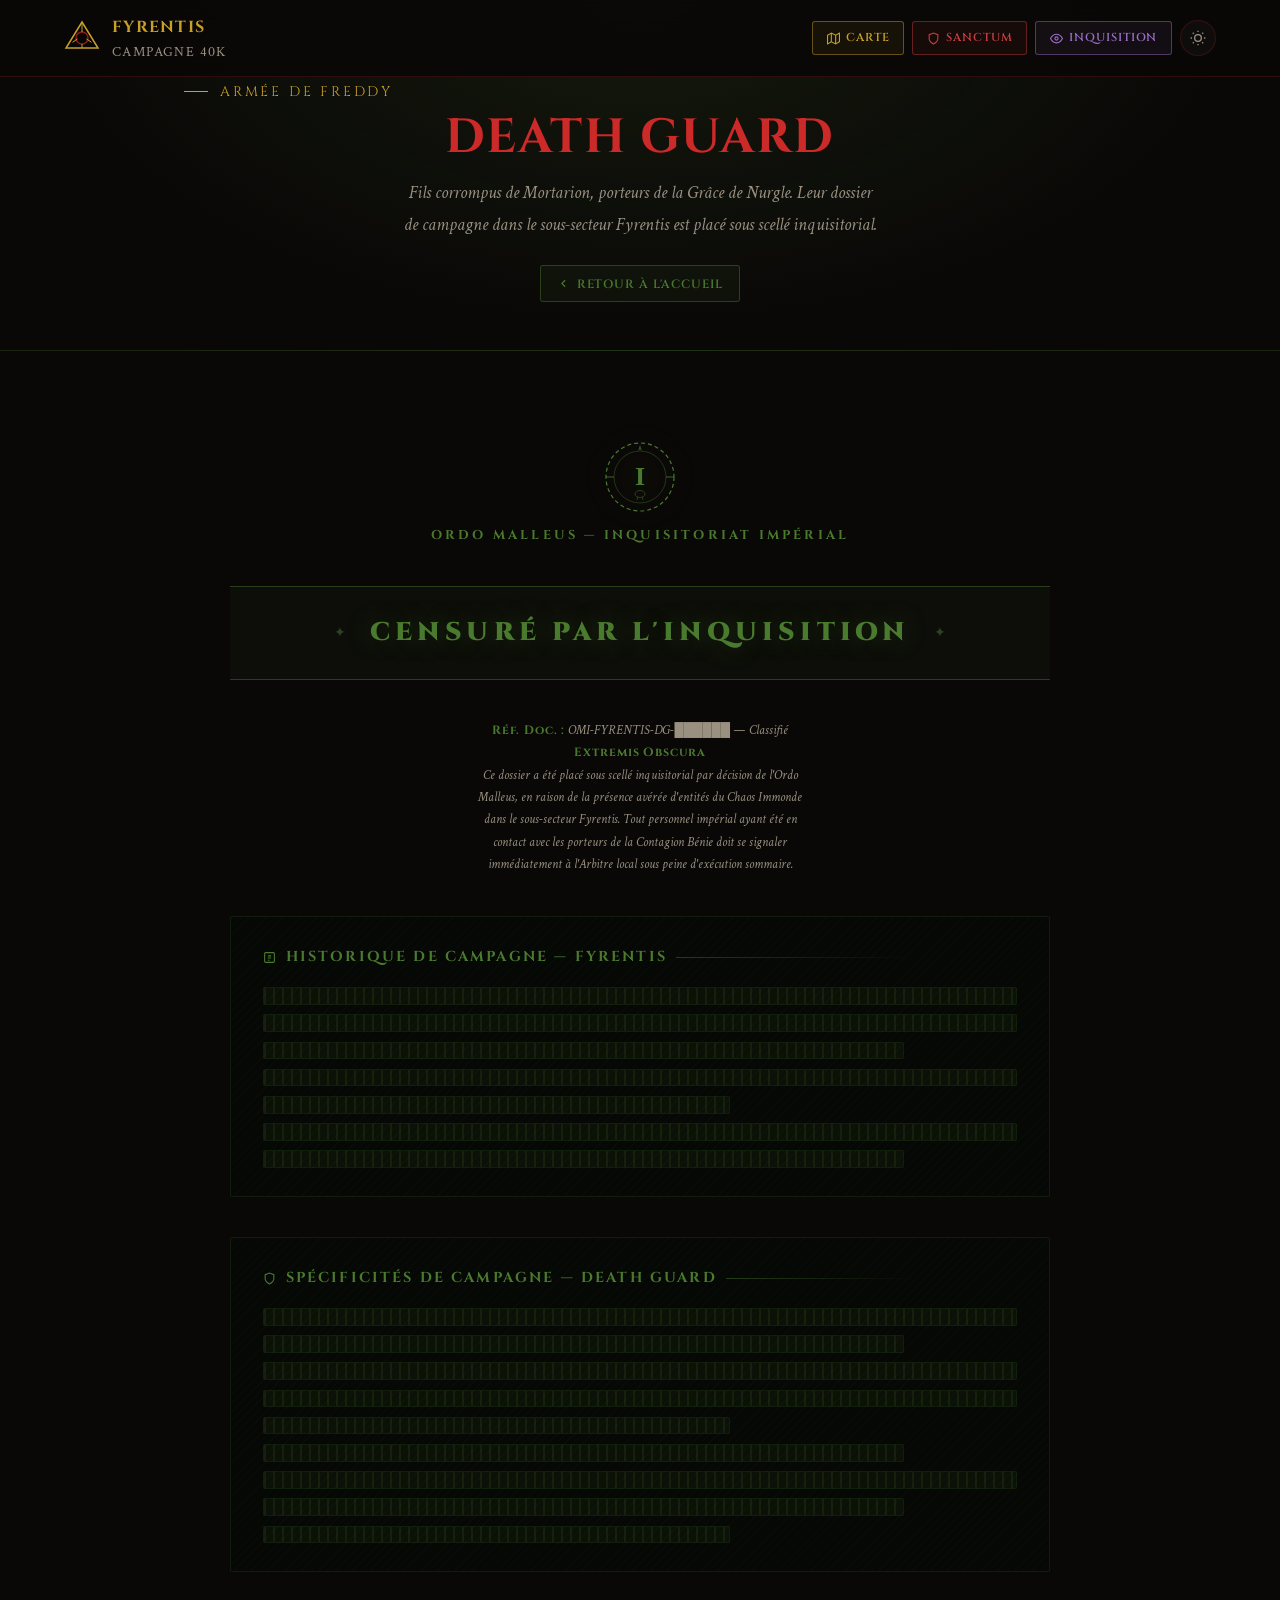
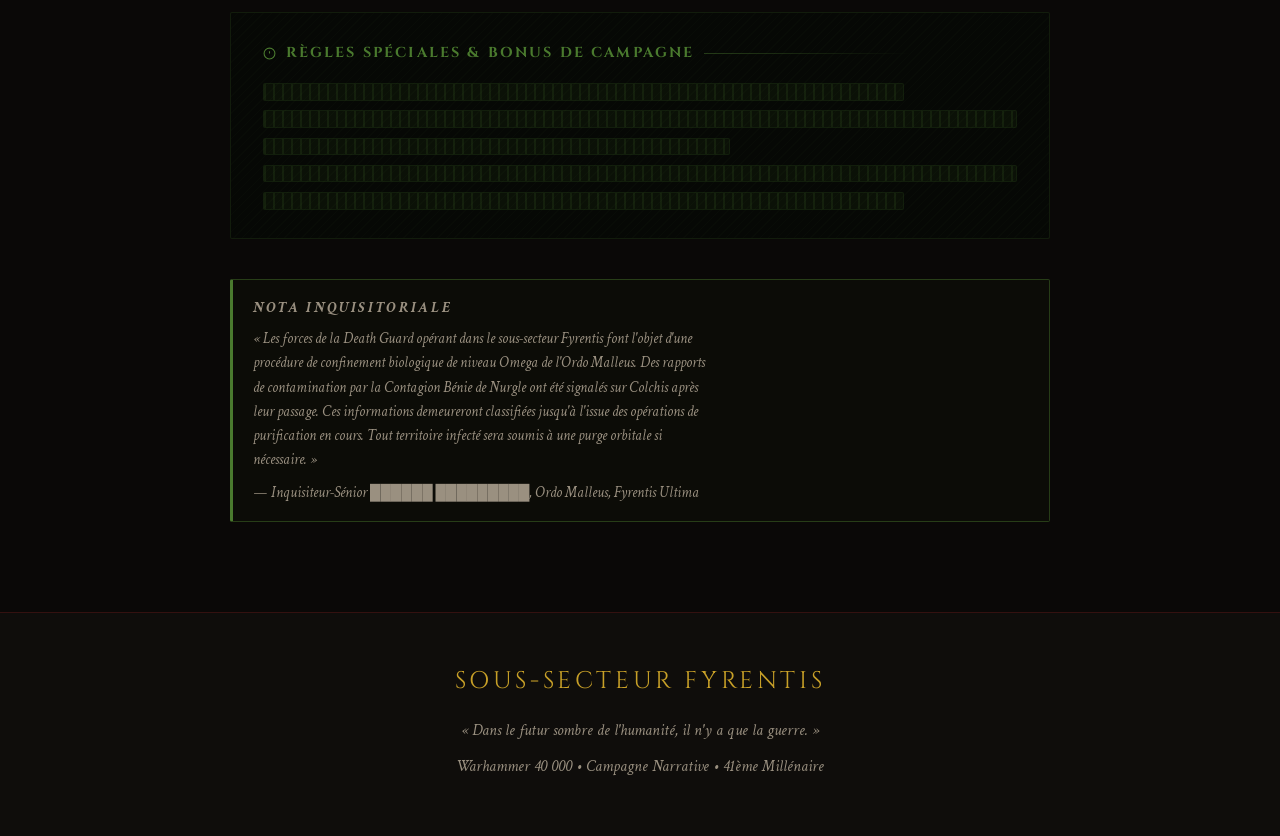
<file: death-guard.html>
<!DOCTYPE html>
<html lang="fr" data-theme="dark">
<head>
  <meta charset="UTF-8">
  <meta name="viewport" content="width=device-width, initial-scale=1.0">
  <title>Death Guard</title>
  <link rel="preconnect" href="https://fonts.googleapis.com">
  <link rel="preconnect" href="https://fonts.gstatic.com" crossorigin>
  <link href="https://fonts.googleapis.com/css2?family=Cinzel:wght@400;600;700;900&family=Crimson+Text:ital,wght@0,400;0,600;1,400&display=swap" rel="stylesheet">
  <link rel="stylesheet" href="assets/css/style.css">
  <style>
    /* ── BOUTONS DE NAVIGATION PAGES ───────────────────────── */
    .nav-page-links {
      display: flex;
      gap: 0.5rem;
      align-items: center;
    }
    .btn-nav-page {
      display: inline-flex;
      align-items: center;
      gap: 0.4rem;
      padding: 0.4rem 0.85rem;
      font-family: 'Cinzel', serif;
      font-size: 0.72rem;
      font-weight: 600;
      letter-spacing: 0.08em;
      text-transform: uppercase;
      text-decoration: none;
      border-radius: 3px;
      border: 1px solid;
      transition: background 180ms ease, color 180ms ease, border-color 180ms ease, box-shadow 180ms ease;
      cursor: pointer;
      white-space: nowrap;
    }
    .btn-nav-page--carte {
      color: #c8a028;
      border-color: rgba(200, 160, 40, 0.45);
      background: rgba(200, 160, 40, 0.07);
    }
    .btn-nav-page--carte:hover {
      background: rgba(200, 160, 40, 0.18);
      border-color: #c8a028;
      box-shadow: 0 0 10px rgba(200, 160, 40, 0.25);
      color: #e8c050;
    }
    .btn-nav-page--sanctum {
      color: #c84040;
      border-color: rgba(200, 60, 60, 0.45);
      background: rgba(200, 60, 60, 0.07);
    }
    .btn-nav-page--sanctum:hover {
      background: rgba(200, 60, 60, 0.18);
      border-color: #c84040;
      box-shadow: 0 0 10px rgba(200, 60, 60, 0.25);
      color: #e06060;
    }
    .btn-nav-page--inquisition {
      color: #9b6fc4;
      border-color: rgba(155, 111, 196, 0.45);
      background: rgba(155, 111, 196, 0.07);
    }
    .btn-nav-page--inquisition:hover {
      background: rgba(155, 111, 196, 0.18);
      border-color: #9b6fc4;
      box-shadow: 0 0 10px rgba(155, 111, 196, 0.28);
      color: #c090e8;
    }
    [data-theme="light"] .btn-nav-page--carte { color: #8a6800; border-color: rgba(138, 104, 0, 0.4); background: rgba(138, 104, 0, 0.06); }
    [data-theme="light"] .btn-nav-page--carte:hover { background: rgba(138, 104, 0, 0.14); border-color: #8a6800; }
    [data-theme="light"] .btn-nav-page--sanctum { color: #8b1c1c; border-color: rgba(139, 28, 28, 0.4); background: rgba(139, 28, 28, 0.06); }
    [data-theme="light"] .btn-nav-page--sanctum:hover { background: rgba(139, 28, 28, 0.14); border-color: #8b1c1c; }
    [data-theme="light"] .btn-nav-page--inquisition { color: #5a2a8a; border-color: rgba(90, 42, 138, 0.4); background: rgba(90, 42, 138, 0.06); }
    [data-theme="light"] .btn-nav-page--inquisition:hover { background: rgba(90, 42, 138, 0.14); border-color: #5a2a8a; }

    /* ── COULEUR THÉMATIQUE DEATH GUARD : VERT FLÉTRISSURE & ROUILLE ── */
    :root {
      --dg-green: #4a7a2e;
      --dg-green-light: #6fa845;
      --dg-green-dim: rgba(74, 122, 46, 0.45);
      --dg-green-bg: rgba(74, 122, 46, 0.07);
      --dg-green-hover-bg: rgba(74, 122, 46, 0.18);
      --dg-green-glow: rgba(74, 122, 46, 0.35);
      --dg-rust: #8c4a1a;
      --dg-rust-dim: rgba(140, 74, 26, 0.35);
    }
    [data-theme="light"] {
      --dg-green: #2e5a18;
      --dg-green-light: #1e3d0a;
      --dg-green-dim: rgba(46, 90, 24, 0.4);
      --dg-green-bg: rgba(46, 90, 24, 0.06);
      --dg-green-hover-bg: rgba(46, 90, 24, 0.14);
      --dg-green-glow: rgba(46, 90, 24, 0.2);
      --dg-rust: #7a3a10;
      --dg-rust-dim: rgba(122, 58, 16, 0.3);
    }

    /* ── HERO MINI ────────────────────────────────────────── */
    .page-hero {
      padding: 5rem 0 3rem;
      text-align: center;
      background: radial-gradient(ellipse at center top, rgba(74,122,46,0.16) 0%, transparent 65%);
      border-bottom: 1px solid rgba(74,122,46,0.25);
    }
    .page-hero .section-eyebrow { margin-bottom: 0.5rem; }
    .page-hero .section-title   { font-size: clamp(1.8rem, 4vw, 3rem); margin-bottom: 0.75rem; }
    .page-hero .section-desc    { max-width: 60ch; margin: 0 auto; }

    /* ── LIEN RETOUR ─────────────────────────────────────── */
    .back-link {
      display: inline-flex;
      align-items: center;
      gap: 0.4rem;
      margin: 1.5rem 0 0;
      font-family: 'Cinzel', serif;
      font-size: 0.75rem;
      font-weight: 600;
      letter-spacing: 0.08em;
      text-transform: uppercase;
      text-decoration: none;
      color: var(--dg-green);
      border: 1px solid var(--dg-green-dim);
      background: var(--dg-green-bg);
      padding: 0.45rem 1rem;
      border-radius: 3px;
      transition: background 180ms ease, border-color 180ms ease, box-shadow 180ms ease;
    }
    .back-link:hover {
      background: var(--dg-green-hover-bg);
      border-color: var(--dg-green);
      box-shadow: 0 0 12px var(--dg-green-glow);
      color: var(--dg-green-light);
    }

    /* ── BLOC CENSURÉ ────────────────────────────────────── */
    .censure-section {
      padding: clamp(3rem, 7vw, 6rem) 0;
    }
    .censure-wrapper {
      max-width: 820px;
      margin: 0 auto;
    }
    .censure-stamp {
      display: flex;
      flex-direction: column;
      align-items: center;
      gap: 2.5rem;
    }

    /* Cachet d'en-tête inquisitorial */
    .inquisition-seal {
      display: flex;
      flex-direction: column;
      align-items: center;
      gap: 0.75rem;
      opacity: 0.92;
    }
    .inquisition-seal-icon {
      width: 72px;
      height: 72px;
      color: var(--dg-green);
      filter: drop-shadow(0 0 12px var(--dg-green-glow));
    }
    .inquisition-seal-title {
      font-family: 'Cinzel', serif;
      font-size: clamp(0.65rem, 1.5vw, 0.8rem);
      font-weight: 700;
      letter-spacing: 0.25em;
      text-transform: uppercase;
      color: var(--dg-green);
    }

    /* Blocs de texte biffé */
    .censure-bloc {
      width: 100%;
      background: rgba(4, 10, 4, 0.55);
      border: 1px solid rgba(74,122,46,0.18);
      border-radius: 2px;
      padding: 1.75rem 2rem;
      position: relative;
      overflow: hidden;
    }
    .censure-bloc::before {
      content: '';
      position: absolute;
      inset: 0;
      background: repeating-linear-gradient(
        -45deg,
        rgba(74,122,46,0.03) 0px,
        rgba(74,122,46,0.03) 1px,
        transparent 1px,
        transparent 6px
      );
      pointer-events: none;
    }
    [data-theme="light"] .censure-bloc {
      background: rgba(232,240,228,0.6);
      border-color: rgba(46,90,24,0.18);
    }

    .censure-titre {
      font-family: 'Cinzel', serif;
      font-size: clamp(0.7rem, 1.8vw, 0.9rem);
      font-weight: 700;
      letter-spacing: 0.15em;
      text-transform: uppercase;
      color: var(--dg-green);
      margin-bottom: 1.1rem;
      display: flex;
      align-items: center;
      gap: 0.6rem;
    }
    .censure-titre::after {
      content: '';
      flex: 1;
      height: 1px;
      background: linear-gradient(to right, var(--dg-green-dim), transparent);
    }

    .censure-lignes {
      display: flex;
      flex-direction: column;
      gap: 0.6rem;
    }
    .censure-ligne {
      height: 1.1rem;
      border-radius: 2px;
      background: rgba(74,122,46,0.08);
      border: 1px solid rgba(74,122,46,0.12);
      position: relative;
      overflow: hidden;
    }
    .censure-ligne::after {
      content: '';
      position: absolute;
      inset: 0;
      background: repeating-linear-gradient(
        90deg,
        rgba(74,122,46,0.15) 0px,
        rgba(74,122,46,0.15) 2px,
        transparent 2px,
        transparent 9px
      );
    }
    .censure-ligne--court { width: 62%; }
    .censure-ligne--moyen { width: 85%; }
    .censure-ligne--long  { width: 100%; }
    [data-theme="light"] .censure-ligne {
      background: rgba(46,90,24,0.06);
      border-color: rgba(46,90,24,0.15);
    }
    [data-theme="light"] .censure-ligne::after {
      background: repeating-linear-gradient(
        90deg,
        rgba(46,90,24,0.12) 0px,
        rgba(46,90,24,0.12) 2px,
        transparent 2px,
        transparent 9px
      );
    }

    /* Bandeau "Censuré" principal */
    .censure-bandeau {
      width: 100%;
      position: relative;
      border-top: 1px solid var(--dg-green-dim);
      border-bottom: 1px solid var(--dg-green-dim);
      padding: 1.5rem 2rem;
      display: flex;
      align-items: center;
      justify-content: center;
      gap: 1.5rem;
      background: rgba(74,122,46,0.05);
      overflow: hidden;
    }
    .censure-bandeau::before,
    .censure-bandeau::after {
      content: '✦';
      font-size: 0.9rem;
      color: var(--dg-green);
      opacity: 0.5;
      flex-shrink: 0;
    }
    .censure-bandeau-text {
      font-family: 'Cinzel', serif;
      font-size: clamp(1.1rem, 2.5vw, 1.6rem);
      font-weight: 900;
      letter-spacing: 0.2em;
      text-transform: uppercase;
      color: var(--dg-green);
      text-shadow: 0 0 24px var(--dg-green-glow);
      text-align: center;
    }

    /* Référence de document */
    .censure-ref {
      font-family: 'Crimson Text', serif;
      font-size: 0.82rem;
      font-style: italic;
      color: var(--color-text-muted, #797876);
      text-align: center;
      max-width: 58ch;
      line-height: 1.7;
    }
    .censure-ref strong {
      color: var(--dg-green);
      font-style: normal;
      font-family: 'Cinzel', serif;
      font-size: 0.75rem;
      letter-spacing: 0.08em;
    }

    /* Note inquisitoriale en bas */
    .nota-bene {
      width: 100%;
      border: 1px solid var(--dg-green-dim);
      border-left: 3px solid var(--dg-green);
      padding: 1rem 1.25rem;
      border-radius: 2px;
      background: rgba(74,122,46,0.04);
    }
    [data-theme="light"] .nota-bene {
      background: rgba(46,90,24,0.04);
      border-color: rgba(46,90,24,0.25);
      border-left-color: var(--dg-green);
    }
    .nota-bene-label {
      font-family: 'Cinzel', serif;
      font-size: 0.68rem;
      font-weight: 700;
      letter-spacing: 0.18em;
      text-transform: uppercase;
      color: var(--dg-green);
      margin-bottom: 0.45rem;
    }
    .nota-bene p {
      font-family: 'Crimson Text', serif;
      font-size: 0.92rem;
      line-height: 1.65;
      color: var(--color-text-muted, #797876);
      font-style: italic;
      max-width: 65ch;
    }

    @media (max-width: 600px) {
      .nav-page-links { gap: 0.35rem; }
      .btn-nav-page   { font-size: 0.65rem; padding: 0.35rem 0.6rem; }
      .censure-bloc   { padding: 1.25rem 1rem; }
      .censure-bandeau { padding: 1rem; gap: 0.75rem; }
    }
  </style>
</head>
<body>

<nav class="nav" id="nav">
  <div class="nav-inner">
    <a href="index.html" class="nav-logo" aria-label="Campagne Fyrentis — Retour à l'accueil">
      <svg class="nav-logo-icon" viewBox="0 0 36 36" fill="none" aria-hidden="true">
        <polygon points="18,2 34,28 2,28" fill="none" stroke="currentColor" stroke-width="1.5" color="#c8a028"/>
        <circle cx="18" cy="18" r="6" fill="none" stroke="currentColor" stroke-width="1.5" color="#8b1c1c"/>
        <line x1="18" y1="2" x2="18" y2="12" stroke="currentColor" stroke-width="1" color="#c8a028"/>
        <line x1="18" y1="24" x2="18" y2="28" stroke="currentColor" stroke-width="1" color="#c8a028"/>
        <line x1="8.5" y1="22.3" x2="13.5" y2="18.9" stroke="currentColor" stroke-width="1" color="#c8a028"/>
        <line x1="27.5" y1="22.3" x2="22.5" y2="18.9" stroke="currentColor" stroke-width="1" color="#c8a028"/>
      </svg>
      <div>
        <span class="nav-logo-text">Fyrentis</span>
        <span class="nav-logo-sub">Campagne 40K</span>
      </div>
    </a>
    <div class="nav-actions">
      <div class="nav-page-links">
        <a href="carte.html" class="btn-nav-page btn-nav-page--carte" aria-label="Voir la Carte du secteur">
          <svg width="13" height="13" viewBox="0 0 24 24" fill="none" stroke="currentColor" stroke-width="2" aria-hidden="true"><polygon points="1 6 1 22 8 18 16 22 23 18 23 2 16 6 8 2 1 6"/><line x1="8" y1="2" x2="8" y2="18"/><line x1="16" y1="6" x2="16" y2="22"/></svg>
          Carte
        </a>
        <a href="sanctum.html" class="btn-nav-page btn-nav-page--sanctum" aria-label="Accéder au Sanctum">
          <svg width="13" height="13" viewBox="0 0 24 24" fill="none" stroke="currentColor" stroke-width="2" aria-hidden="true"><path d="M12 22s8-4 8-10V5l-8-3-8 3v7c0 6 8 10 8 10z"/></svg>
          Sanctum
        </a>
        <a href="rapports-inquisiteurs.html" class="btn-nav-page btn-nav-page--inquisition" aria-label="Lire les Rapports Inquisitoriaux">
          <svg width="13" height="13" viewBox="0 0 24 24" fill="none" stroke="currentColor" stroke-width="2" aria-hidden="true"><path d="M1 12s4-8 11-8 11 8 11 8-4 8-11 8-11-8-11-8z"/><circle cx="12" cy="12" r="3"/></svg>
          Inquisition
        </a>
      </div>
      <button class="btn-theme" data-theme-toggle aria-label="Basculer le thème">
        <svg width="16" height="16" viewBox="0 0 24 24" fill="none" stroke="currentColor" stroke-width="2"><path d="M21 12.79A9 9 0 1 1 11.21 3 7 7 0 0 0 21 12.79z"/></svg>
      </button>
      <button class="nav-mobile-toggle" id="nav-toggle" aria-label="Menu" aria-expanded="false">
        <svg width="18" height="18" viewBox="0 0 24 24" fill="none" stroke="currentColor" stroke-width="2"><line x1="3" y1="6" x2="21" y2="6"/><line x1="3" y1="12" x2="21" y2="12"/><line x1="3" y1="18" x2="21" y2="18"/></svg>
      </button>
    </div>
  </div>
</nav>

<!-- HERO MINI -->
<header class="page-hero" id="top">
  <div class="container">
    <p class="section-eyebrow">Armée de Freddy</p>
    <h1 class="section-title"><span>DEATH GUARD</span></h1>
    <p class="section-desc">Fils corrompus de Mortarion, porteurs de la Grâce de Nurgle. Leur dossier de campagne dans le sous-secteur Fyrentis est placé sous scellé inquisitorial.</p>
    <a href="index.html#specificites-freddy" class="back-link">
      <svg width="13" height="13" viewBox="0 0 24 24" fill="none" stroke="currentColor" stroke-width="2" aria-hidden="true"><polyline points="15 18 9 12 15 6"/></svg>
      Retour à l'accueil
    </a>
  </div>
</header>

<!-- CONTENU CENSURÉ -->
<section class="censure-section">
  <div class="container">
    <div class="censure-wrapper">
      <div class="censure-stamp">

        <!-- Cachet inquisitorial -->
        <div class="inquisition-seal reveal">
          <svg class="inquisition-seal-icon" viewBox="0 0 72 72" fill="none" aria-hidden="true">
            <circle cx="36" cy="36" r="34" stroke="currentColor" stroke-width="1.2" stroke-dasharray="4 3"/>
            <circle cx="36" cy="36" r="26" stroke="currentColor" stroke-width="0.8" opacity="0.5"/>
            <text x="36" y="44" text-anchor="middle" font-family="serif" font-size="26" font-weight="700" fill="currentColor">I</text>
            <ellipse cx="36" cy="53" rx="5" ry="3.5" stroke="currentColor" stroke-width="0.8" opacity="0.6"/>
            <line x1="34" y1="56" x2="33" y2="59" stroke="currentColor" stroke-width="0.8" opacity="0.6"/>
            <line x1="38" y1="56" x2="39" y2="59" stroke="currentColor" stroke-width="0.8" opacity="0.6"/>
            <line x1="2" y1="36" x2="10" y2="36" stroke="currentColor" stroke-width="0.8"/>
            <line x1="62" y1="36" x2="70" y2="36" stroke="currentColor" stroke-width="0.8"/>
            <polygon points="36,4 38,10 36,8 34,10" fill="currentColor" opacity="0.7"/>
          </svg>
          <span class="inquisition-seal-title">Ordo Malleus — Inquisitoriat Impérial</span>
        </div>

        <!-- Bandeau principal -->
        <div class="censure-bandeau reveal">
          <span class="censure-bandeau-text">Censuré par l'Inquisition</span>
        </div>

        <!-- Référence de document -->
        <p class="censure-ref reveal">
          <strong>Réf. Doc. :</strong> OMI-FYRENTIS-DG-██████ — Classifié <strong>Extremis Obscura</strong><br>
          Ce dossier a été placé sous scellé inquisitorial par décision de l'Ordo Malleus, <em>en raison de la présence avérée d'entités du Chaos Immonde dans le sous-secteur Fyrentis.</em>
          Tout personnel impérial ayant été en contact avec les porteurs de la Contagion Bénie doit se signaler immédiatement à l'Arbitre local sous peine d'exécution sommaire.
        </p>

        <!-- Bloc I : Historique de campagne -->
        <div class="censure-bloc reveal">
          <p class="censure-titre">
            <svg width="13" height="13" viewBox="0 0 24 24" fill="none" stroke="currentColor" stroke-width="2" aria-hidden="true"><rect x="3" y="3" width="18" height="18" rx="2"/><line x1="9" y1="9" x2="15" y2="9"/><line x1="9" y1="13" x2="15" y2="13"/><line x1="9" y1="17" x2="12" y2="17"/></svg>
            Historique de Campagne — Fyrentis
          </p>
          <div class="censure-lignes">
            <div class="censure-ligne censure-ligne--long"></div>
            <div class="censure-ligne censure-ligne--long"></div>
            <div class="censure-ligne censure-ligne--moyen"></div>
            <div class="censure-ligne censure-ligne--long"></div>
            <div class="censure-ligne censure-ligne--court"></div>
            <div class="censure-ligne censure-ligne--long"></div>
            <div class="censure-ligne censure-ligne--moyen"></div>
          </div>
        </div>

        <!-- Bloc II : Spécificités d'armée -->
        <div class="censure-bloc reveal">
          <p class="censure-titre">
            <svg width="13" height="13" viewBox="0 0 24 24" fill="none" stroke="currentColor" stroke-width="2" aria-hidden="true"><path d="M12 22s8-4 8-10V5l-8-3-8 3v7c0 6 8 10 8 10z"/></svg>
            Spécificités de Campagne — Death Guard
          </p>
          <div class="censure-lignes">
            <div class="censure-ligne censure-ligne--long"></div>
            <div class="censure-ligne censure-ligne--moyen"></div>
            <div class="censure-ligne censure-ligne--long"></div>
            <div class="censure-ligne censure-ligne--long"></div>
            <div class="censure-ligne censure-ligne--court"></div>
            <div class="censure-ligne censure-ligne--moyen"></div>
            <div class="censure-ligne censure-ligne--long"></div>
            <div class="censure-ligne censure-ligne--moyen"></div>
            <div class="censure-ligne censure-ligne--court"></div>
          </div>
        </div>

        <!-- Bloc III : Règles spéciales / Contagion -->
        <div class="censure-bloc reveal">
          <p class="censure-titre">
            <svg width="13" height="13" viewBox="0 0 24 24" fill="none" stroke="currentColor" stroke-width="2" aria-hidden="true"><circle cx="12" cy="12" r="10"/><line x1="12" y1="8" x2="12" y2="12"/><line x1="12" y1="16" x2="12.01" y2="16"/></svg>
            Règles Spéciales &amp; Bonus de Campagne
          </p>
          <div class="censure-lignes">
            <div class="censure-ligne censure-ligne--moyen"></div>
            <div class="censure-ligne censure-ligne--long"></div>
            <div class="censure-ligne censure-ligne--court"></div>
            <div class="censure-ligne censure-ligne--long"></div>
            <div class="censure-ligne censure-ligne--moyen"></div>
          </div>
        </div>

        <!-- Note inquisitoriale -->
        <div class="nota-bene reveal">
          <p class="nota-bene-label">Nota Inquisitoriale</p>
          <p>
            « Les forces de la Death Guard opérant dans le sous-secteur Fyrentis font l'objet d'une procédure de confinement biologique de niveau Omega de l'Ordo Malleus. Des rapports de contamination par la Contagion Bénie de Nurgle ont été signalés sur Colchis après leur passage. Ces informations demeureront classifiées jusqu'à l'issue des opérations de purification en cours. Tout territoire infecté sera soumis à une purge orbitale si nécessaire. »
          </p>
          <p style="margin-top:0.5rem;">
            — <em>Inquisiteur-Sénior ██████ █████████, Ordo Malleus, Fyrentis Ultima</em>
          </p>
        </div>

      </div>
    </div>
  </div>
</section>

<footer>
  <div class="container">
    <div class="footer-logo">Sous-Secteur Fyrentis</div>
    <p class="footer-line">« Dans le futur sombre de l'humanité, il n'y a que la guerre. »</p>
    <p class="footer-line">Warhammer 40 000 • Campagne Narrative • 41ème Millénaire</p>
  </div>
</footer>

<a href="#top" class="back-top" id="back-top" aria-label="Retour en haut">
  <svg width="16" height="16" viewBox="0 0 24 24" fill="none" stroke="currentColor" stroke-width="2"><polyline points="18 15 12 9 6 15"/></svg>
</a>

<script>
(function () {

  // ── THEME TOGGLE ──────────────────────────────────────────────
  const themeBtn = document.querySelector('[data-theme-toggle]');
  const root = document.documentElement;
  let theme = root.getAttribute('data-theme') || (matchMedia('(prefers-color-scheme: dark)').matches ? 'dark' : 'light');
  root.setAttribute('data-theme', theme);
  function updateThemeBtn() {
    if (!themeBtn) return;
    themeBtn.innerHTML = theme === 'dark'
      ? '<svg width="16" height="16" viewBox="0 0 24 24" fill="none" stroke="currentColor" stroke-width="2"><circle cx="12" cy="12" r="5"/><path d="M12 1v2M12 21v2M4.22 4.22l1.42 1.42M18.36 18.36l1.42 1.42M1 12h2M21 12h2M4.22 19.78l1.42-1.42M18.36 5.64l1.42-1.42"/></svg>'
      : '<svg width="16" height="16" viewBox="0 0 24 24" fill="none" stroke="currentColor" stroke-width="2"><path d="M21 12.79A9 9 0 1 1 11.21 3 7 7 0 0 0 21 12.79z"/></svg>';
    themeBtn.setAttribute('aria-label', 'Basculer vers le mode ' + (theme === 'dark' ? 'clair' : 'sombre'));
  }
  updateThemeBtn();
  if (themeBtn) themeBtn.addEventListener('click', () => { theme = theme === 'dark' ? 'light' : 'dark'; root.setAttribute('data-theme', theme); updateThemeBtn(); });

  // ── NAV SCROLL + BACK-TO-TOP ──────────────────────────────────
  const nav = document.getElementById('nav');
  window.addEventListener('scroll', () => {
    nav.classList.toggle('nav--scrolled', window.scrollY > 60);
    document.getElementById('back-top').classList.toggle('visible', window.scrollY > 300);
  }, { passive: true });

  // ── REVEAL ON SCROLL ─────────────────────────────────────────
  const obs = new IntersectionObserver(entries => {
    entries.forEach(e => { if (e.isIntersecting) { e.target.classList.add('visible'); obs.unobserve(e.target); } });
  }, { threshold: 0.1, rootMargin: '0px 0px -40px 0px' });
  document.querySelectorAll('.reveal').forEach(el => obs.observe(el));

})();
</script>

</body>
</html>
</file>
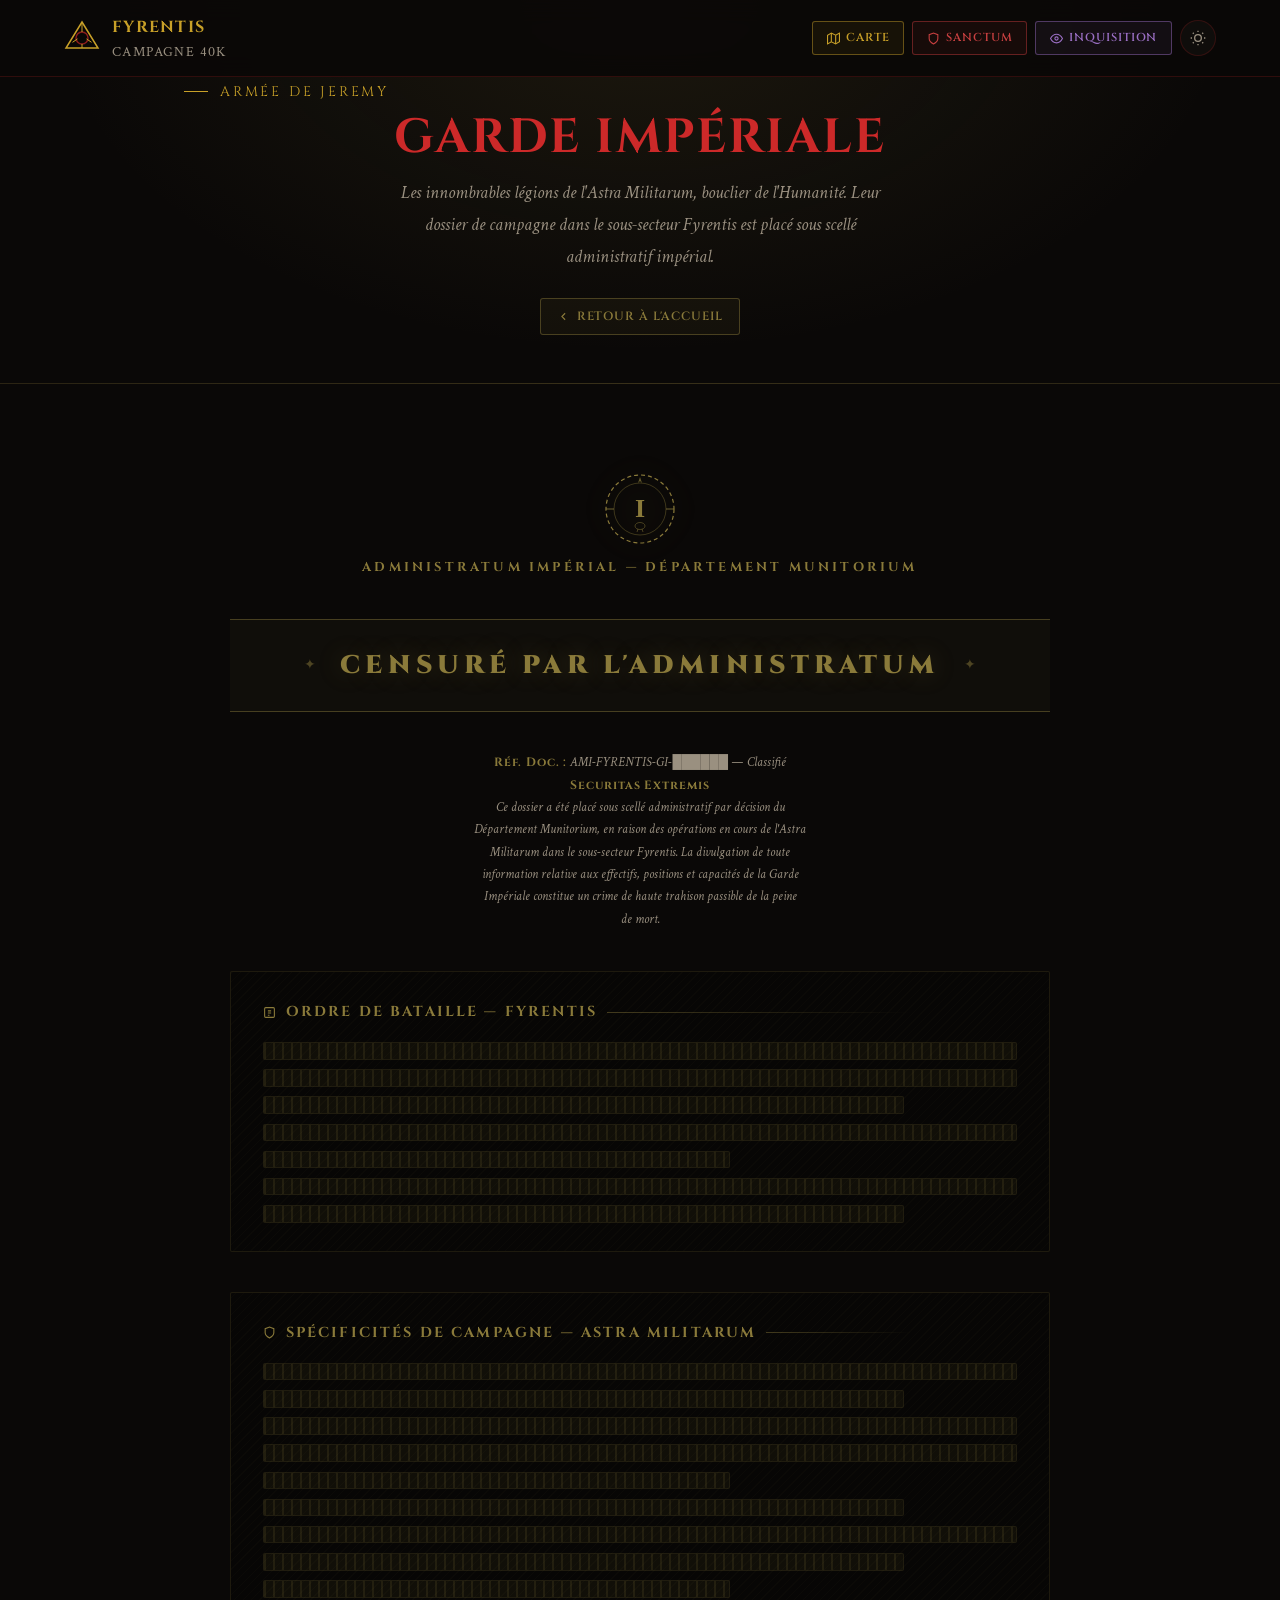
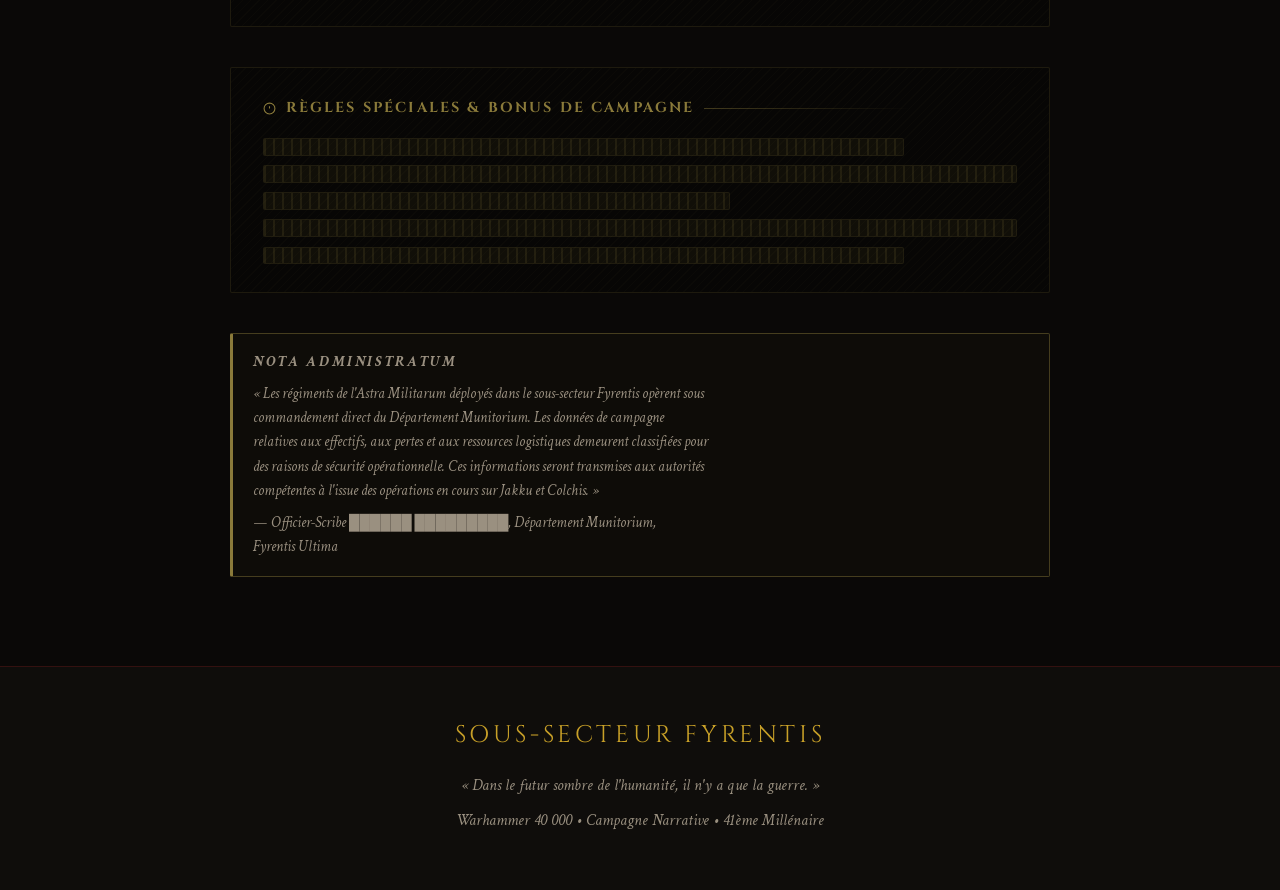
<file: garde-imperiale.html>
<!DOCTYPE html>
<html lang="fr" data-theme="dark">
<head>
  <meta charset="UTF-8">
  <meta name="viewport" content="width=device-width, initial-scale=1.0">
  <title>Garde Impériale</title>
  <link rel="preconnect" href="https://fonts.googleapis.com">
  <link rel="preconnect" href="https://fonts.gstatic.com" crossorigin>
  <link href="https://fonts.googleapis.com/css2?family=Cinzel:wght@400;600;700;900&family=Crimson+Text:ital,wght@0,400;0,600;1,400&display=swap" rel="stylesheet">
  <link rel="stylesheet" href="assets/css/style.css">
  <style>
    /* ── BOUTONS DE NAVIGATION PAGES ───────────────────────── */
    .nav-page-links {
      display: flex;
      gap: 0.5rem;
      align-items: center;
    }
    .btn-nav-page {
      display: inline-flex;
      align-items: center;
      gap: 0.4rem;
      padding: 0.4rem 0.85rem;
      font-family: 'Cinzel', serif;
      font-size: 0.72rem;
      font-weight: 600;
      letter-spacing: 0.08em;
      text-transform: uppercase;
      text-decoration: none;
      border-radius: 3px;
      border: 1px solid;
      transition: background 180ms ease, color 180ms ease, border-color 180ms ease, box-shadow 180ms ease;
      cursor: pointer;
      white-space: nowrap;
    }
    .btn-nav-page--carte {
      color: #c8a028;
      border-color: rgba(200, 160, 40, 0.45);
      background: rgba(200, 160, 40, 0.07);
    }
    .btn-nav-page--carte:hover {
      background: rgba(200, 160, 40, 0.18);
      border-color: #c8a028;
      box-shadow: 0 0 10px rgba(200, 160, 40, 0.25);
      color: #e8c050;
    }
    .btn-nav-page--sanctum {
      color: #c84040;
      border-color: rgba(200, 60, 60, 0.45);
      background: rgba(200, 60, 60, 0.07);
    }
    .btn-nav-page--sanctum:hover {
      background: rgba(200, 60, 60, 0.18);
      border-color: #c84040;
      box-shadow: 0 0 10px rgba(200, 60, 60, 0.25);
      color: #e06060;
    }
    .btn-nav-page--inquisition {
      color: #9b6fc4;
      border-color: rgba(155, 111, 196, 0.45);
      background: rgba(155, 111, 196, 0.07);
    }
    .btn-nav-page--inquisition:hover {
      background: rgba(155, 111, 196, 0.18);
      border-color: #9b6fc4;
      box-shadow: 0 0 10px rgba(155, 111, 196, 0.28);
      color: #c090e8;
    }
    [data-theme="light"] .btn-nav-page--carte { color: #8a6800; border-color: rgba(138, 104, 0, 0.4); background: rgba(138, 104, 0, 0.06); }
    [data-theme="light"] .btn-nav-page--carte:hover { background: rgba(138, 104, 0, 0.14); border-color: #8a6800; }
    [data-theme="light"] .btn-nav-page--sanctum { color: #8b1c1c; border-color: rgba(139, 28, 28, 0.4); background: rgba(139, 28, 28, 0.06); }
    [data-theme="light"] .btn-nav-page--sanctum:hover { background: rgba(139, 28, 28, 0.14); border-color: #8b1c1c; }
    [data-theme="light"] .btn-nav-page--inquisition { color: #5a2a8a; border-color: rgba(90, 42, 138, 0.4); background: rgba(90, 42, 138, 0.06); }
    [data-theme="light"] .btn-nav-page--inquisition:hover { background: rgba(90, 42, 138, 0.14); border-color: #5a2a8a; }

    /* ── COULEUR THÉMATIQUE GARDE IMPÉRIALE : KAKI & OR IMPÉRIAL ── */
    :root {
      --gi-khaki: #8a7a3a;
      --gi-khaki-light: #b8a850;
      --gi-khaki-dim: rgba(138, 122, 58, 0.45);
      --gi-khaki-bg: rgba(138, 122, 58, 0.07);
      --gi-khaki-hover-bg: rgba(138, 122, 58, 0.18);
      --gi-khaki-glow: rgba(138, 122, 58, 0.32);
      --gi-steel: #5a6a7a;
      --gi-steel-dim: rgba(90, 106, 122, 0.35);
    }
    [data-theme="light"] {
      --gi-khaki: #5c5218;
      --gi-khaki-light: #3e3808;
      --gi-khaki-dim: rgba(92, 82, 24, 0.4);
      --gi-khaki-bg: rgba(92, 82, 24, 0.06);
      --gi-khaki-hover-bg: rgba(92, 82, 24, 0.14);
      --gi-khaki-glow: rgba(92, 82, 24, 0.2);
      --gi-steel: #3a4a5a;
      --gi-steel-dim: rgba(58, 74, 90, 0.3);
    }

    /* ── HERO MINI ────────────────────────────────────────── */
    .page-hero {
      padding: 5rem 0 3rem;
      text-align: center;
      background: radial-gradient(ellipse at center top, rgba(138,122,58,0.14) 0%, transparent 65%);
      border-bottom: 1px solid rgba(138,122,58,0.25);
    }
    .page-hero .section-eyebrow { margin-bottom: 0.5rem; }
    .page-hero .section-title   { font-size: clamp(1.8rem, 4vw, 3rem); margin-bottom: 0.75rem; }
    .page-hero .section-desc    { max-width: 60ch; margin: 0 auto; }

    /* ── LIEN RETOUR ─────────────────────────────────────── */
    .back-link {
      display: inline-flex;
      align-items: center;
      gap: 0.4rem;
      margin: 1.5rem 0 0;
      font-family: 'Cinzel', serif;
      font-size: 0.75rem;
      font-weight: 600;
      letter-spacing: 0.08em;
      text-transform: uppercase;
      text-decoration: none;
      color: var(--gi-khaki);
      border: 1px solid var(--gi-khaki-dim);
      background: var(--gi-khaki-bg);
      padding: 0.45rem 1rem;
      border-radius: 3px;
      transition: background 180ms ease, border-color 180ms ease, box-shadow 180ms ease;
    }
    .back-link:hover {
      background: var(--gi-khaki-hover-bg);
      border-color: var(--gi-khaki);
      box-shadow: 0 0 12px var(--gi-khaki-glow);
      color: var(--gi-khaki-light);
    }

    /* ── BLOC CENSURÉ ────────────────────────────────────── */
    .censure-section {
      padding: clamp(3rem, 7vw, 6rem) 0;
    }
    .censure-wrapper {
      max-width: 820px;
      margin: 0 auto;
    }
    .censure-stamp {
      display: flex;
      flex-direction: column;
      align-items: center;
      gap: 2.5rem;
    }

    .inquisition-seal {
      display: flex;
      flex-direction: column;
      align-items: center;
      gap: 0.75rem;
      opacity: 0.92;
    }
    .inquisition-seal-icon {
      width: 72px;
      height: 72px;
      color: var(--gi-khaki);
      filter: drop-shadow(0 0 12px var(--gi-khaki-glow));
    }
    .inquisition-seal-title {
      font-family: 'Cinzel', serif;
      font-size: clamp(0.65rem, 1.5vw, 0.8rem);
      font-weight: 700;
      letter-spacing: 0.25em;
      text-transform: uppercase;
      color: var(--gi-khaki);
    }

    .censure-bloc {
      width: 100%;
      background: rgba(6, 6, 4, 0.55);
      border: 1px solid rgba(138,122,58,0.18);
      border-radius: 2px;
      padding: 1.75rem 2rem;
      position: relative;
      overflow: hidden;
    }
    .censure-bloc::before {
      content: '';
      position: absolute;
      inset: 0;
      background: repeating-linear-gradient(
        -45deg,
        rgba(138,122,58,0.03) 0px,
        rgba(138,122,58,0.03) 1px,
        transparent 1px,
        transparent 6px
      );
      pointer-events: none;
    }
    [data-theme="light"] .censure-bloc {
      background: rgba(240,238,224,0.6);
      border-color: rgba(92,82,24,0.18);
    }

    .censure-titre {
      font-family: 'Cinzel', serif;
      font-size: clamp(0.7rem, 1.8vw, 0.9rem);
      font-weight: 700;
      letter-spacing: 0.15em;
      text-transform: uppercase;
      color: var(--gi-khaki);
      margin-bottom: 1.1rem;
      display: flex;
      align-items: center;
      gap: 0.6rem;
    }
    .censure-titre::after {
      content: '';
      flex: 1;
      height: 1px;
      background: linear-gradient(to right, var(--gi-khaki-dim), transparent);
    }

    .censure-lignes {
      display: flex;
      flex-direction: column;
      gap: 0.6rem;
    }
    .censure-ligne {
      height: 1.1rem;
      border-radius: 2px;
      background: rgba(138,122,58,0.08);
      border: 1px solid rgba(138,122,58,0.12);
      position: relative;
      overflow: hidden;
    }
    .censure-ligne::after {
      content: '';
      position: absolute;
      inset: 0;
      background: repeating-linear-gradient(
        90deg,
        rgba(138,122,58,0.15) 0px,
        rgba(138,122,58,0.15) 2px,
        transparent 2px,
        transparent 9px
      );
    }
    .censure-ligne--court { width: 62%; }
    .censure-ligne--moyen { width: 85%; }
    .censure-ligne--long  { width: 100%; }
    [data-theme="light"] .censure-ligne {
      background: rgba(92,82,24,0.06);
      border-color: rgba(92,82,24,0.15);
    }
    [data-theme="light"] .censure-ligne::after {
      background: repeating-linear-gradient(
        90deg,
        rgba(92,82,24,0.12) 0px,
        rgba(92,82,24,0.12) 2px,
        transparent 2px,
        transparent 9px
      );
    }

    .censure-bandeau {
      width: 100%;
      position: relative;
      border-top: 1px solid var(--gi-khaki-dim);
      border-bottom: 1px solid var(--gi-khaki-dim);
      padding: 1.5rem 2rem;
      display: flex;
      align-items: center;
      justify-content: center;
      gap: 1.5rem;
      background: rgba(138,122,58,0.05);
      overflow: hidden;
    }
    .censure-bandeau::before,
    .censure-bandeau::after {
      content: '✦';
      font-size: 0.9rem;
      color: var(--gi-khaki);
      opacity: 0.5;
      flex-shrink: 0;
    }
    .censure-bandeau-text {
      font-family: 'Cinzel', serif;
      font-size: clamp(1.1rem, 2.5vw, 1.6rem);
      font-weight: 900;
      letter-spacing: 0.2em;
      text-transform: uppercase;
      color: var(--gi-khaki);
      text-shadow: 0 0 24px var(--gi-khaki-glow);
      text-align: center;
    }

    .censure-ref {
      font-family: 'Crimson Text', serif;
      font-size: 0.82rem;
      font-style: italic;
      color: var(--color-text-muted, #797876);
      text-align: center;
      max-width: 58ch;
      line-height: 1.7;
    }
    .censure-ref strong {
      color: var(--gi-khaki);
      font-style: normal;
      font-family: 'Cinzel', serif;
      font-size: 0.75rem;
      letter-spacing: 0.08em;
    }

    .nota-bene {
      width: 100%;
      border: 1px solid var(--gi-khaki-dim);
      border-left: 3px solid var(--gi-khaki);
      padding: 1rem 1.25rem;
      border-radius: 2px;
      background: rgba(138,122,58,0.04);
    }
    [data-theme="light"] .nota-bene {
      background: rgba(92,82,24,0.04);
      border-color: rgba(92,82,24,0.25);
      border-left-color: var(--gi-khaki);
    }
    .nota-bene-label {
      font-family: 'Cinzel', serif;
      font-size: 0.68rem;
      font-weight: 700;
      letter-spacing: 0.18em;
      text-transform: uppercase;
      color: var(--gi-khaki);
      margin-bottom: 0.45rem;
    }
    .nota-bene p {
      font-family: 'Crimson Text', serif;
      font-size: 0.92rem;
      line-height: 1.65;
      color: var(--color-text-muted, #797876);
      font-style: italic;
      max-width: 65ch;
    }

    @media (max-width: 600px) {
      .nav-page-links { gap: 0.35rem; }
      .btn-nav-page   { font-size: 0.65rem; padding: 0.35rem 0.6rem; }
      .censure-bloc   { padding: 1.25rem 1rem; }
      .censure-bandeau { padding: 1rem; gap: 0.75rem; }
    }
  </style>
</head>
<body>

<nav class="nav" id="nav">
  <div class="nav-inner">
    <a href="index.html" class="nav-logo" aria-label="Campagne Fyrentis — Retour à l'accueil">
      <svg class="nav-logo-icon" viewBox="0 0 36 36" fill="none" aria-hidden="true">
        <polygon points="18,2 34,28 2,28" fill="none" stroke="currentColor" stroke-width="1.5" color="#c8a028"/>
        <circle cx="18" cy="18" r="6" fill="none" stroke="currentColor" stroke-width="1.5" color="#8b1c1c"/>
        <line x1="18" y1="2" x2="18" y2="12" stroke="currentColor" stroke-width="1" color="#c8a028"/>
        <line x1="18" y1="24" x2="18" y2="28" stroke="currentColor" stroke-width="1" color="#c8a028"/>
        <line x1="8.5" y1="22.3" x2="13.5" y2="18.9" stroke="currentColor" stroke-width="1" color="#c8a028"/>
        <line x1="27.5" y1="22.3" x2="22.5" y2="18.9" stroke="currentColor" stroke-width="1" color="#c8a028"/>
      </svg>
      <div>
        <span class="nav-logo-text">Fyrentis</span>
        <span class="nav-logo-sub">Campagne 40K</span>
      </div>
    </a>
    <div class="nav-actions">
      <div class="nav-page-links">
        <a href="carte.html" class="btn-nav-page btn-nav-page--carte" aria-label="Voir la Carte du secteur">
          <svg width="13" height="13" viewBox="0 0 24 24" fill="none" stroke="currentColor" stroke-width="2" aria-hidden="true"><polygon points="1 6 1 22 8 18 16 22 23 18 23 2 16 6 8 2 1 6"/><line x1="8" y1="2" x2="8" y2="18"/><line x1="16" y1="6" x2="16" y2="22"/></svg>
          Carte
        </a>
        <a href="sanctum.html" class="btn-nav-page btn-nav-page--sanctum" aria-label="Accéder au Sanctum">
          <svg width="13" height="13" viewBox="0 0 24 24" fill="none" stroke="currentColor" stroke-width="2" aria-hidden="true"><path d="M12 22s8-4 8-10V5l-8-3-8 3v7c0 6 8 10 8 10z"/></svg>
          Sanctum
        </a>
        <a href="rapports-inquisiteurs.html" class="btn-nav-page btn-nav-page--inquisition" aria-label="Lire les Rapports Inquisitoriaux">
          <svg width="13" height="13" viewBox="0 0 24 24" fill="none" stroke="currentColor" stroke-width="2" aria-hidden="true"><path d="M1 12s4-8 11-8 11 8 11 8-4 8-11 8-11-8-11-8z"/><circle cx="12" cy="12" r="3"/></svg>
          Inquisition
        </a>
      </div>
      <button class="btn-theme" data-theme-toggle aria-label="Basculer le thème">
        <svg width="16" height="16" viewBox="0 0 24 24" fill="none" stroke="currentColor" stroke-width="2"><path d="M21 12.79A9 9 0 1 1 11.21 3 7 7 0 0 0 21 12.79z"/></svg>
      </button>
      <button class="nav-mobile-toggle" id="nav-toggle" aria-label="Menu" aria-expanded="false">
        <svg width="18" height="18" viewBox="0 0 24 24" fill="none" stroke="currentColor" stroke-width="2"><line x1="3" y1="6" x2="21" y2="6"/><line x1="3" y1="12" x2="21" y2="12"/><line x1="3" y1="18" x2="21" y2="18"/></svg>
      </button>
    </div>
  </div>
</nav>

<!-- HERO MINI -->
<header class="page-hero" id="top">
  <div class="container">
    <p class="section-eyebrow">Armée de Jeremy</p>
    <h1 class="section-title"><span>GARDE IMPÉRIALE</span></h1>
    <p class="section-desc">Les innombrables légions de l'Astra Militarum, bouclier de l'Humanité. Leur dossier de campagne dans le sous-secteur Fyrentis est placé sous scellé administratif impérial.</p>
    <a href="index.html#specificites-jeremy" class="back-link">
      <svg width="13" height="13" viewBox="0 0 24 24" fill="none" stroke="currentColor" stroke-width="2" aria-hidden="true"><polyline points="15 18 9 12 15 6"/></svg>
      Retour à l'accueil
    </a>
  </div>
</header>

<!-- CONTENU CENSURÉ -->
<section class="censure-section">
  <div class="container">
    <div class="censure-wrapper">
      <div class="censure-stamp">

        <!-- Cachet administratif impérial -->
        <div class="inquisition-seal reveal">
          <svg class="inquisition-seal-icon" viewBox="0 0 72 72" fill="none" aria-hidden="true">
            <circle cx="36" cy="36" r="34" stroke="currentColor" stroke-width="1.2" stroke-dasharray="4 3"/>
            <circle cx="36" cy="36" r="26" stroke="currentColor" stroke-width="0.8" opacity="0.5"/>
            <text x="36" y="44" text-anchor="middle" font-family="serif" font-size="26" font-weight="700" fill="currentColor">I</text>
            <ellipse cx="36" cy="53" rx="5" ry="3.5" stroke="currentColor" stroke-width="0.8" opacity="0.6"/>
            <line x1="34" y1="56" x2="33" y2="59" stroke="currentColor" stroke-width="0.8" opacity="0.6"/>
            <line x1="38" y1="56" x2="39" y2="59" stroke="currentColor" stroke-width="0.8" opacity="0.6"/>
            <line x1="2" y1="36" x2="10" y2="36" stroke="currentColor" stroke-width="0.8"/>
            <line x1="62" y1="36" x2="70" y2="36" stroke="currentColor" stroke-width="0.8"/>
            <polygon points="36,4 38,10 36,8 34,10" fill="currentColor" opacity="0.7"/>
          </svg>
          <span class="inquisition-seal-title">Administratum Impérial — Département Munitorium</span>
        </div>

        <!-- Bandeau principal -->
        <div class="censure-bandeau reveal">
          <span class="censure-bandeau-text">Censuré par l'Administratum</span>
        </div>

        <!-- Référence de document -->
        <p class="censure-ref reveal">
          <strong>Réf. Doc. :</strong> AMI-FYRENTIS-GI-██████ — Classifié <strong>Securitas Extremis</strong><br>
          Ce dossier a été placé sous scellé administratif par décision du Département Munitorium, <em>en raison des opérations en cours de l'Astra Militarum dans le sous-secteur Fyrentis.</em>
          La divulgation de toute information relative aux effectifs, positions et capacités de la Garde Impériale constitue un crime de haute trahison passible de la peine de mort.
        </p>

        <!-- Bloc I : Ordre de Bataille -->
        <div class="censure-bloc reveal">
          <p class="censure-titre">
            <svg width="13" height="13" viewBox="0 0 24 24" fill="none" stroke="currentColor" stroke-width="2" aria-hidden="true"><rect x="3" y="3" width="18" height="18" rx="2"/><line x1="9" y1="9" x2="15" y2="9"/><line x1="9" y1="13" x2="15" y2="13"/><line x1="9" y1="17" x2="12" y2="17"/></svg>
            Ordre de Bataille — Fyrentis
          </p>
          <div class="censure-lignes">
            <div class="censure-ligne censure-ligne--long"></div>
            <div class="censure-ligne censure-ligne--long"></div>
            <div class="censure-ligne censure-ligne--moyen"></div>
            <div class="censure-ligne censure-ligne--long"></div>
            <div class="censure-ligne censure-ligne--court"></div>
            <div class="censure-ligne censure-ligne--long"></div>
            <div class="censure-ligne censure-ligne--moyen"></div>
          </div>
        </div>

        <!-- Bloc II : Spécificités d'armée -->
        <div class="censure-bloc reveal">
          <p class="censure-titre">
            <svg width="13" height="13" viewBox="0 0 24 24" fill="none" stroke="currentColor" stroke-width="2" aria-hidden="true"><path d="M12 22s8-4 8-10V5l-8-3-8 3v7c0 6 8 10 8 10z"/></svg>
            Spécificités de Campagne — Astra Militarum
          </p>
          <div class="censure-lignes">
            <div class="censure-ligne censure-ligne--long"></div>
            <div class="censure-ligne censure-ligne--moyen"></div>
            <div class="censure-ligne censure-ligne--long"></div>
            <div class="censure-ligne censure-ligne--long"></div>
            <div class="censure-ligne censure-ligne--court"></div>
            <div class="censure-ligne censure-ligne--moyen"></div>
            <div class="censure-ligne censure-ligne--long"></div>
            <div class="censure-ligne censure-ligne--moyen"></div>
            <div class="censure-ligne censure-ligne--court"></div>
          </div>
        </div>

        <!-- Bloc III : Règles spéciales / Doctrines -->
        <div class="censure-bloc reveal">
          <p class="censure-titre">
            <svg width="13" height="13" viewBox="0 0 24 24" fill="none" stroke="currentColor" stroke-width="2" aria-hidden="true"><circle cx="12" cy="12" r="10"/><line x1="12" y1="8" x2="12" y2="12"/><line x1="12" y1="16" x2="12.01" y2="16"/></svg>
            Règles Spéciales &amp; Bonus de Campagne
          </p>
          <div class="censure-lignes">
            <div class="censure-ligne censure-ligne--moyen"></div>
            <div class="censure-ligne censure-ligne--long"></div>
            <div class="censure-ligne censure-ligne--court"></div>
            <div class="censure-ligne censure-ligne--long"></div>
            <div class="censure-ligne censure-ligne--moyen"></div>
          </div>
        </div>

        <!-- Note administrative -->
        <div class="nota-bene reveal">
          <p class="nota-bene-label">Nota Administratum</p>
          <p>
            « Les régiments de l'Astra Militarum déployés dans le sous-secteur Fyrentis opèrent sous commandement direct du Département Munitorium. Les données de campagne relatives aux effectifs, aux pertes et aux ressources logistiques demeurent classifiées pour des raisons de sécurité opérationnelle. Ces informations seront transmises aux autorités compétentes à l'issue des opérations en cours sur Jakku et Colchis. »
          </p>
          <p style="margin-top:0.5rem;">
            — <em>Officier-Scribe ██████ █████████, Département Munitorium, Fyrentis Ultima</em>
          </p>
        </div>

      </div>
    </div>
  </div>
</section>

<footer>
  <div class="container">
    <div class="footer-logo">Sous-Secteur Fyrentis</div>
    <p class="footer-line">« Dans le futur sombre de l'humanité, il n'y a que la guerre. »</p>
    <p class="footer-line">Warhammer 40 000 • Campagne Narrative • 41ème Millénaire</p>
  </div>
</footer>

<a href="#top" class="back-top" id="back-top" aria-label="Retour en haut">
  <svg width="16" height="16" viewBox="0 0 24 24" fill="none" stroke="currentColor" stroke-width="2"><polyline points="18 15 12 9 6 15"/></svg>
</a>

<script>
(function () {

  // ── THEME TOGGLE ──────────────────────────────────────────────
  const themeBtn = document.querySelector('[data-theme-toggle]');
  const root = document.documentElement;
  let theme = root.getAttribute('data-theme') || (matchMedia('(prefers-color-scheme: dark)').matches ? 'dark' : 'light');
  root.setAttribute('data-theme', theme);
  function updateThemeBtn() {
    if (!themeBtn) return;
    themeBtn.innerHTML = theme === 'dark'
      ? '<svg width="16" height="16" viewBox="0 0 24 24" fill="none" stroke="currentColor" stroke-width="2"><circle cx="12" cy="12" r="5"/><path d="M12 1v2M12 21v2M4.22 4.22l1.42 1.42M18.36 18.36l1.42 1.42M1 12h2M21 12h2M4.22 19.78l1.42-1.42M18.36 5.64l1.42-1.42"/></svg>'
      : '<svg width="16" height="16" viewBox="0 0 24 24" fill="none" stroke="currentColor" stroke-width="2"><path d="M21 12.79A9 9 0 1 1 11.21 3 7 7 0 0 0 21 12.79z"/></svg>';
    themeBtn.setAttribute('aria-label', 'Basculer vers le mode ' + (theme === 'dark' ? 'clair' : 'sombre'));
  }
  updateThemeBtn();
  if (themeBtn) themeBtn.addEventListener('click', () => { theme = theme === 'dark' ? 'light' : 'dark'; root.setAttribute('data-theme', theme); updateThemeBtn(); });

  // ── NAV SCROLL + BACK-TO-TOP ──────────────────────────────────
  const nav = document.getElementById('nav');
  window.addEventListener('scroll', () => {
    nav.classList.toggle('nav--scrolled', window.scrollY > 60);
    document.getElementById('back-top').classList.toggle('visible', window.scrollY > 300);
  }, { passive: true });

  // ── REVEAL ON SCROLL ─────────────────────────────────────────
  const obs = new IntersectionObserver(entries => {
    entries.forEach(e => { if (e.isIntersecting) { e.target.classList.add('visible'); obs.unobserve(e.target); } });
  }, { threshold: 0.1, rootMargin: '0px 0px -40px 0px' });
  document.querySelectorAll('.reveal').forEach(el => obs.observe(el));

})();
</script>

</body>
</html>
</file>
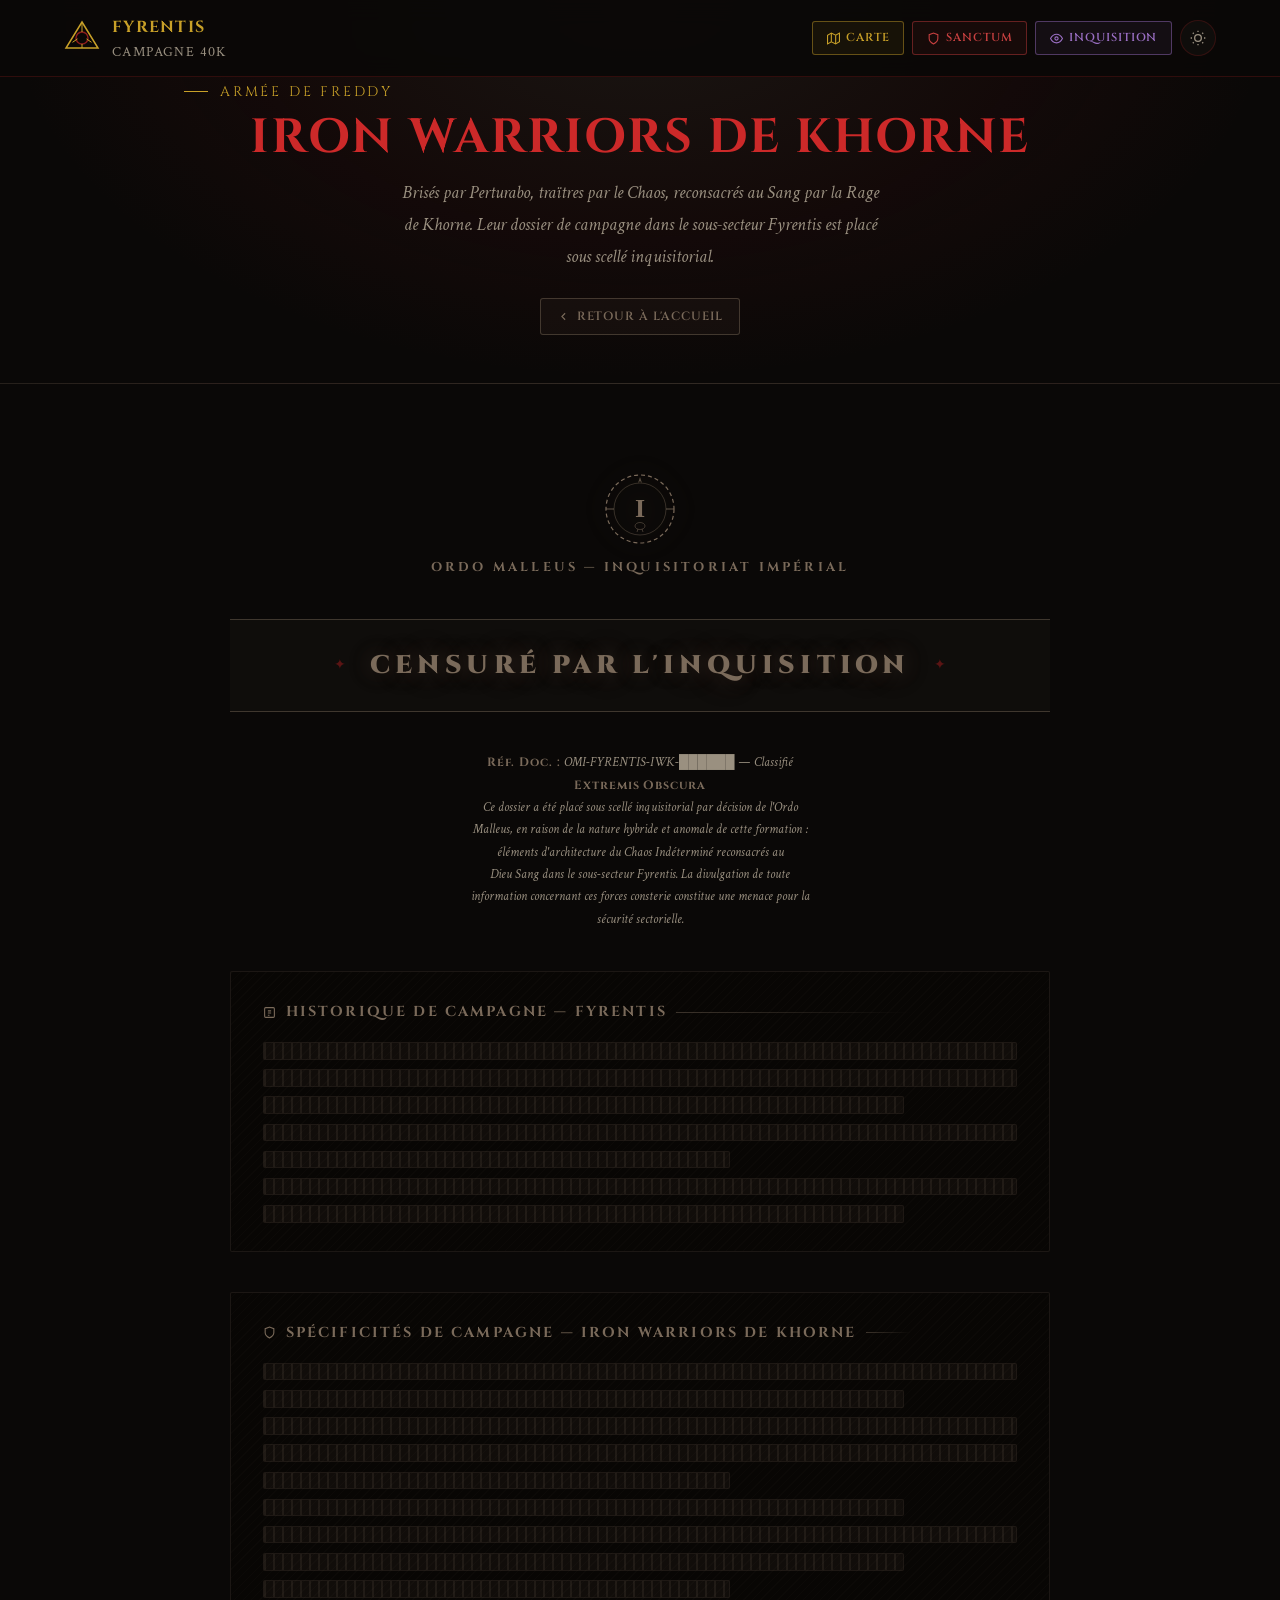
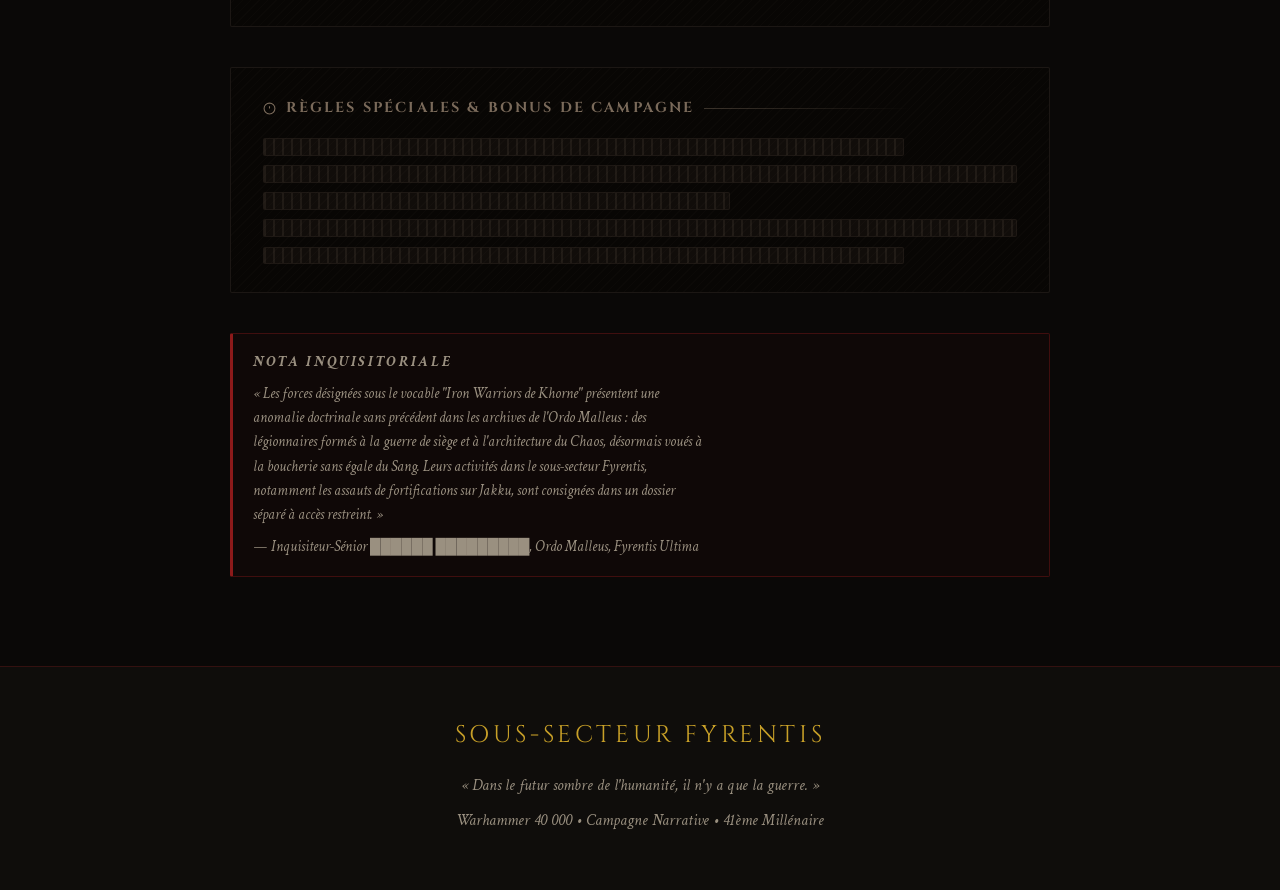
<file: iron-warriors-de-khorne.html>
<!DOCTYPE html>
<html lang="fr" data-theme="dark">
<head>
  <meta charset="UTF-8">
  <meta name="viewport" content="width=device-width, initial-scale=1.0">
  <title>Iron Warriors de Khorne</title>
  <link rel="preconnect" href="https://fonts.googleapis.com">
  <link rel="preconnect" href="https://fonts.gstatic.com" crossorigin>
  <link href="https://fonts.googleapis.com/css2?family=Cinzel:wght@400;600;700;900&family=Crimson+Text:ital,wght@0,400;0,600;1,400&display=swap" rel="stylesheet">
  <link rel="stylesheet" href="assets/css/style.css">
  <style>
    /* ── BOUTONS DE NAVIGATION PAGES ─────────────────────── */
    .nav-page-links {
      display: flex;
      gap: 0.5rem;
      align-items: center;
    }
    .btn-nav-page {
      display: inline-flex;
      align-items: center;
      gap: 0.4rem;
      padding: 0.4rem 0.85rem;
      font-family: 'Cinzel', serif;
      font-size: 0.72rem;
      font-weight: 600;
      letter-spacing: 0.08em;
      text-transform: uppercase;
      text-decoration: none;
      border-radius: 3px;
      border: 1px solid;
      transition: background 180ms ease, color 180ms ease, border-color 180ms ease, box-shadow 180ms ease;
      cursor: pointer;
      white-space: nowrap;
    }
    .btn-nav-page--carte {
      color: #c8a028;
      border-color: rgba(200, 160, 40, 0.45);
      background: rgba(200, 160, 40, 0.07);
    }
    .btn-nav-page--carte:hover {
      background: rgba(200, 160, 40, 0.18);
      border-color: #c8a028;
      box-shadow: 0 0 10px rgba(200, 160, 40, 0.25);
      color: #e8c050;
    }
    .btn-nav-page--sanctum {
      color: #c84040;
      border-color: rgba(200, 60, 60, 0.45);
      background: rgba(200, 60, 60, 0.07);
    }
    .btn-nav-page--sanctum:hover {
      background: rgba(200, 60, 60, 0.18);
      border-color: #c84040;
      box-shadow: 0 0 10px rgba(200, 60, 60, 0.25);
      color: #e06060;
    }
    .btn-nav-page--inquisition {
      color: #9b6fc4;
      border-color: rgba(155, 111, 196, 0.45);
      background: rgba(155, 111, 196, 0.07);
    }
    .btn-nav-page--inquisition:hover {
      background: rgba(155, 111, 196, 0.18);
      border-color: #9b6fc4;
      box-shadow: 0 0 10px rgba(155, 111, 196, 0.28);
      color: #c090e8;
    }
    [data-theme="light"] .btn-nav-page--carte { color: #8a6800; border-color: rgba(138, 104, 0, 0.4); background: rgba(138, 104, 0, 0.06); }
    [data-theme="light"] .btn-nav-page--carte:hover { background: rgba(138, 104, 0, 0.14); border-color: #8a6800; }
    [data-theme="light"] .btn-nav-page--sanctum { color: #8b1c1c; border-color: rgba(139, 28, 28, 0.4); background: rgba(139, 28, 28, 0.06); }
    [data-theme="light"] .btn-nav-page--sanctum:hover { background: rgba(139, 28, 28, 0.14); border-color: #8b1c1c; }
    [data-theme="light"] .btn-nav-page--inquisition { color: #5a2a8a; border-color: rgba(90, 42, 138, 0.4); background: rgba(90, 42, 138, 0.06); }
    [data-theme="light"] .btn-nav-page--inquisition:hover { background: rgba(90, 42, 138, 0.14); border-color: #5a2a8a; }

    /* ── COULEUR THÉMATIQUE IRON WARRIORS DE KHORNE : MÉTAL & ROUGE SANG ── */
    :root {
      --iw-iron: #7a6a5a;
      --iw-iron-light: #a89880;
      --iw-iron-dim: rgba(122, 106, 90, 0.45);
      --iw-iron-bg: rgba(122, 106, 90, 0.07);
      --iw-iron-hover-bg: rgba(122, 106, 90, 0.18);
      --iw-iron-glow: rgba(122, 106, 90, 0.32);
      --iw-blood: #8c1a1a;
      --iw-blood-dim: rgba(140, 26, 26, 0.40);
    }
    [data-theme="light"] {
      --iw-iron: #524438;
      --iw-iron-light: #382e24;
      --iw-iron-dim: rgba(82, 68, 56, 0.4);
      --iw-iron-bg: rgba(82, 68, 56, 0.06);
      --iw-iron-hover-bg: rgba(82, 68, 56, 0.14);
      --iw-iron-glow: rgba(82, 68, 56, 0.2);
      --iw-blood: #6b1010;
      --iw-blood-dim: rgba(107, 16, 16, 0.35);
    }

    /* ── HERO MINI ──────────────────────────────────────────── */
    .page-hero {
      padding: 5rem 0 3rem;
      text-align: center;
      background: radial-gradient(ellipse at center top, rgba(122,106,90,0.14) 0%, rgba(140,26,26,0.07) 45%, transparent 70%);
      border-bottom: 1px solid rgba(122,106,90,0.25);
    }
    .page-hero .section-eyebrow { margin-bottom: 0.5rem; }
    .page-hero .section-title   { font-size: clamp(1.8rem, 4vw, 3rem); margin-bottom: 0.75rem; }
    .page-hero .section-desc    { max-width: 60ch; margin: 0 auto; }

    /* ── LIEN RETOUR ───────────────────────────────────────── */
    .back-link {
      display: inline-flex;
      align-items: center;
      gap: 0.4rem;
      margin: 1.5rem 0 0;
      font-family: 'Cinzel', serif;
      font-size: 0.75rem;
      font-weight: 600;
      letter-spacing: 0.08em;
      text-transform: uppercase;
      text-decoration: none;
      color: var(--iw-iron);
      border: 1px solid var(--iw-iron-dim);
      background: var(--iw-iron-bg);
      padding: 0.45rem 1rem;
      border-radius: 3px;
      transition: background 180ms ease, border-color 180ms ease, box-shadow 180ms ease;
    }
    .back-link:hover {
      background: var(--iw-iron-hover-bg);
      border-color: var(--iw-iron);
      box-shadow: 0 0 12px var(--iw-iron-glow);
      color: var(--iw-iron-light);
    }

    /* ── BLOC CENSURÉ ────────────────────────────────────────── */
    .censure-section {
      padding: clamp(3rem, 7vw, 6rem) 0;
    }
    .censure-wrapper {
      max-width: 820px;
      margin: 0 auto;
    }
    .censure-stamp {
      display: flex;
      flex-direction: column;
      align-items: center;
      gap: 2.5rem;
    }

    .inquisition-seal {
      display: flex;
      flex-direction: column;
      align-items: center;
      gap: 0.75rem;
      opacity: 0.92;
    }
    .inquisition-seal-icon {
      width: 72px;
      height: 72px;
      color: var(--iw-iron);
      filter: drop-shadow(0 0 12px var(--iw-iron-glow));
    }
    .inquisition-seal-title {
      font-family: 'Cinzel', serif;
      font-size: clamp(0.65rem, 1.5vw, 0.8rem);
      font-weight: 700;
      letter-spacing: 0.25em;
      text-transform: uppercase;
      color: var(--iw-iron);
    }

    .censure-bloc {
      width: 100%;
      background: rgba(8, 6, 4, 0.58);
      border: 1px solid rgba(122,106,90,0.18);
      border-radius: 2px;
      padding: 1.75rem 2rem;
      position: relative;
      overflow: hidden;
    }
    .censure-bloc::before {
      content: '';
      position: absolute;
      inset: 0;
      background: repeating-linear-gradient(
        -45deg,
        rgba(122,106,90,0.03) 0px,
        rgba(122,106,90,0.03) 1px,
        transparent 1px,
        transparent 6px
      );
      pointer-events: none;
    }
    [data-theme="light"] .censure-bloc {
      background: rgba(238,234,228,0.6);
      border-color: rgba(82,68,56,0.18);
    }

    .censure-titre {
      font-family: 'Cinzel', serif;
      font-size: clamp(0.7rem, 1.8vw, 0.9rem);
      font-weight: 700;
      letter-spacing: 0.15em;
      text-transform: uppercase;
      color: var(--iw-iron);
      margin-bottom: 1.1rem;
      display: flex;
      align-items: center;
      gap: 0.6rem;
    }
    .censure-titre::after {
      content: '';
      flex: 1;
      height: 1px;
      background: linear-gradient(to right, var(--iw-iron-dim), transparent);
    }

    .censure-lignes {
      display: flex;
      flex-direction: column;
      gap: 0.6rem;
    }
    .censure-ligne {
      height: 1.1rem;
      border-radius: 2px;
      background: rgba(122,106,90,0.08);
      border: 1px solid rgba(122,106,90,0.12);
      position: relative;
      overflow: hidden;
    }
    .censure-ligne::after {
      content: '';
      position: absolute;
      inset: 0;
      background: repeating-linear-gradient(
        90deg,
        rgba(122,106,90,0.15) 0px,
        rgba(122,106,90,0.15) 2px,
        transparent 2px,
        transparent 9px
      );
    }
    .censure-ligne--court { width: 62%; }
    .censure-ligne--moyen { width: 85%; }
    .censure-ligne--long  { width: 100%; }
    [data-theme="light"] .censure-ligne {
      background: rgba(82,68,56,0.06);
      border-color: rgba(82,68,56,0.15);
    }
    [data-theme="light"] .censure-ligne::after {
      background: repeating-linear-gradient(
        90deg,
        rgba(82,68,56,0.12) 0px,
        rgba(82,68,56,0.12) 2px,
        transparent 2px,
        transparent 9px
      );
    }

    /* Bandeau "Censuré" — double bordure métal + rouge sang */
    .censure-bandeau {
      width: 100%;
      position: relative;
      border-top: 1px solid var(--iw-iron-dim);
      border-bottom: 1px solid var(--iw-iron-dim);
      padding: 1.5rem 2rem;
      display: flex;
      align-items: center;
      justify-content: center;
      gap: 1.5rem;
      background: rgba(122,106,90,0.05);
      overflow: hidden;
    }
    .censure-bandeau::before,
    .censure-bandeau::after {
      content: '✦';
      font-size: 0.9rem;
      color: var(--iw-blood);
      opacity: 0.6;
      flex-shrink: 0;
    }
    .censure-bandeau-text {
      font-family: 'Cinzel', serif;
      font-size: clamp(1.1rem, 2.5vw, 1.6rem);
      font-weight: 900;
      letter-spacing: 0.2em;
      text-transform: uppercase;
      color: var(--iw-iron);
      text-shadow: 0 0 20px var(--iw-iron-glow), 0 0 40px rgba(140,26,26,0.2);
      text-align: center;
    }

    .censure-ref {
      font-family: 'Crimson Text', serif;
      font-size: 0.82rem;
      font-style: italic;
      color: var(--color-text-muted, #797876);
      text-align: center;
      max-width: 58ch;
      line-height: 1.7;
    }
    .censure-ref strong {
      color: var(--iw-iron);
      font-style: normal;
      font-family: 'Cinzel', serif;
      font-size: 0.75rem;
      letter-spacing: 0.08em;
    }

    .nota-bene {
      width: 100%;
      border: 1px solid var(--iw-blood-dim);
      border-left: 3px solid var(--iw-blood);
      padding: 1rem 1.25rem;
      border-radius: 2px;
      background: rgba(140,26,26,0.04);
    }
    [data-theme="light"] .nota-bene {
      background: rgba(107,16,16,0.04);
      border-color: rgba(107,16,16,0.22);
      border-left-color: var(--iw-blood);
    }
    .nota-bene-label {
      font-family: 'Cinzel', serif;
      font-size: 0.68rem;
      font-weight: 700;
      letter-spacing: 0.18em;
      text-transform: uppercase;
      color: var(--iw-blood);
      margin-bottom: 0.45rem;
    }
    .nota-bene p {
      font-family: 'Crimson Text', serif;
      font-size: 0.92rem;
      line-height: 1.65;
      color: var(--color-text-muted, #797876);
      font-style: italic;
      max-width: 65ch;
    }

    @media (max-width: 600px) {
      .nav-page-links { gap: 0.35rem; }
      .btn-nav-page   { font-size: 0.65rem; padding: 0.35rem 0.6rem; }
      .censure-bloc   { padding: 1.25rem 1rem; }
      .censure-bandeau { padding: 1rem; gap: 0.75rem; }
    }
  </style>
</head>
<body>

<nav class="nav" id="nav">
  <div class="nav-inner">
    <a href="index.html" class="nav-logo" aria-label="Campagne Fyrentis — Retour à l'accueil">
      <svg class="nav-logo-icon" viewBox="0 0 36 36" fill="none" aria-hidden="true">
        <polygon points="18,2 34,28 2,28" fill="none" stroke="currentColor" stroke-width="1.5" color="#c8a028"/>
        <circle cx="18" cy="18" r="6" fill="none" stroke="currentColor" stroke-width="1.5" color="#8b1c1c"/>
        <line x1="18" y1="2" x2="18" y2="12" stroke="currentColor" stroke-width="1" color="#c8a028"/>
        <line x1="18" y1="24" x2="18" y2="28" stroke="currentColor" stroke-width="1" color="#c8a028"/>
        <line x1="8.5" y1="22.3" x2="13.5" y2="18.9" stroke="currentColor" stroke-width="1" color="#c8a028"/>
        <line x1="27.5" y1="22.3" x2="22.5" y2="18.9" stroke="currentColor" stroke-width="1" color="#c8a028"/>
      </svg>
      <div>
        <span class="nav-logo-text">Fyrentis</span>
        <span class="nav-logo-sub">Campagne 40K</span>
      </div>
    </a>
    <div class="nav-actions">
      <div class="nav-page-links">
        <a href="carte.html" class="btn-nav-page btn-nav-page--carte" aria-label="Voir la Carte du secteur">
          <svg width="13" height="13" viewBox="0 0 24 24" fill="none" stroke="currentColor" stroke-width="2" aria-hidden="true"><polygon points="1 6 1 22 8 18 16 22 23 18 23 2 16 6 8 2 1 6"/><line x1="8" y1="2" x2="8" y2="18"/><line x1="16" y1="6" x2="16" y2="22"/></svg>
          Carte
        </a>
        <a href="sanctum.html" class="btn-nav-page btn-nav-page--sanctum" aria-label="Accéder au Sanctum">
          <svg width="13" height="13" viewBox="0 0 24 24" fill="none" stroke="currentColor" stroke-width="2" aria-hidden="true"><path d="M12 22s8-4 8-10V5l-8-3-8 3v7c0 6 8 10 8 10z"/></svg>
          Sanctum
        </a>
        <a href="rapports-inquisiteurs.html" class="btn-nav-page btn-nav-page--inquisition" aria-label="Lire les Rapports Inquisitoriaux">
          <svg width="13" height="13" viewBox="0 0 24 24" fill="none" stroke="currentColor" stroke-width="2" aria-hidden="true"><path d="M1 12s4-8 11-8 11 8 11 8-4 8-11 8-11-8-11-8z"/><circle cx="12" cy="12" r="3"/></svg>
          Inquisition
        </a>
      </div>
      <button class="btn-theme" data-theme-toggle aria-label="Basculer le thème">
        <svg width="16" height="16" viewBox="0 0 24 24" fill="none" stroke="currentColor" stroke-width="2"><path d="M21 12.79A9 9 0 1 1 11.21 3 7 7 0 0 0 21 12.79z"/></svg>
      </button>
      <button class="nav-mobile-toggle" id="nav-toggle" aria-label="Menu" aria-expanded="false">
        <svg width="18" height="18" viewBox="0 0 24 24" fill="none" stroke="currentColor" stroke-width="2"><line x1="3" y1="6" x2="21" y2="6"/><line x1="3" y1="12" x2="21" y2="12"/><line x1="3" y1="18" x2="21" y2="18"/></svg>
      </button>
    </div>
  </div>
</nav>

<!-- HERO MINI -->
<header class="page-hero" id="top">
  <div class="container">
    <p class="section-eyebrow">Armée de Freddy</p>
    <h1 class="section-title"><span>IRON WARRIORS DE KHORNE</span></h1>
    <p class="section-desc">Brisés par Perturabo, traïtres par le Chaos, reconsacrés au Sang par la Rage de Khorne. Leur dossier de campagne dans le sous-secteur Fyrentis est placé sous scellé inquisitorial.</p>
    <a href="index.html#specificites-freddy" class="back-link">
      <svg width="13" height="13" viewBox="0 0 24 24" fill="none" stroke="currentColor" stroke-width="2" aria-hidden="true"><polyline points="15 18 9 12 15 6"/></svg>
      Retour à l'accueil
    </a>
  </div>
</header>

<!-- CONTENU CENSURÉ -->
<section class="censure-section">
  <div class="container">
    <div class="censure-wrapper">
      <div class="censure-stamp">

        <!-- Cachet inquisitorial -->
        <div class="inquisition-seal reveal">
          <svg class="inquisition-seal-icon" viewBox="0 0 72 72" fill="none" aria-hidden="true">
            <circle cx="36" cy="36" r="34" stroke="currentColor" stroke-width="1.2" stroke-dasharray="4 3"/>
            <circle cx="36" cy="36" r="26" stroke="currentColor" stroke-width="0.8" opacity="0.5"/>
            <text x="36" y="44" text-anchor="middle" font-family="serif" font-size="26" font-weight="700" fill="currentColor">I</text>
            <ellipse cx="36" cy="53" rx="5" ry="3.5" stroke="currentColor" stroke-width="0.8" opacity="0.6"/>
            <line x1="34" y1="56" x2="33" y2="59" stroke="currentColor" stroke-width="0.8" opacity="0.6"/>
            <line x1="38" y1="56" x2="39" y2="59" stroke="currentColor" stroke-width="0.8" opacity="0.6"/>
            <line x1="2" y1="36" x2="10" y2="36" stroke="currentColor" stroke-width="0.8"/>
            <line x1="62" y1="36" x2="70" y2="36" stroke="currentColor" stroke-width="0.8"/>
            <polygon points="36,4 38,10 36,8 34,10" fill="currentColor" opacity="0.7"/>
          </svg>
          <span class="inquisition-seal-title">Ordo Malleus — Inquisitoriat Impérial</span>
        </div>

        <!-- Bandeau principal -->
        <div class="censure-bandeau reveal">
          <span class="censure-bandeau-text">Censuré par l'Inquisition</span>
        </div>

        <!-- Référence de document -->
        <p class="censure-ref reveal">
          <strong>Réf. Doc. :</strong> OMI-FYRENTIS-IWK-██████ — Classifié <strong>Extremis Obscura</strong><br>
          Ce dossier a été placé sous scellé inquisitorial par décision de l'Ordo Malleus, <em>en raison de la nature hybride et anomale de cette formation : éléments d'architecture du Chaos Indéterminé reconsacrés au Dieu Sang dans le sous-secteur Fyrentis.</em>
          La divulgation de toute information concernant ces forces consterie constitue une menace pour la sécurité sectorielle.
        </p>

        <!-- Bloc I : Historique de campagne -->
        <div class="censure-bloc reveal">
          <p class="censure-titre">
            <svg width="13" height="13" viewBox="0 0 24 24" fill="none" stroke="currentColor" stroke-width="2" aria-hidden="true"><rect x="3" y="3" width="18" height="18" rx="2"/><line x1="9" y1="9" x2="15" y2="9"/><line x1="9" y1="13" x2="15" y2="13"/><line x1="9" y1="17" x2="12" y2="17"/></svg>
            Historique de Campagne — Fyrentis
          </p>
          <div class="censure-lignes">
            <div class="censure-ligne censure-ligne--long"></div>
            <div class="censure-ligne censure-ligne--long"></div>
            <div class="censure-ligne censure-ligne--moyen"></div>
            <div class="censure-ligne censure-ligne--long"></div>
            <div class="censure-ligne censure-ligne--court"></div>
            <div class="censure-ligne censure-ligne--long"></div>
            <div class="censure-ligne censure-ligne--moyen"></div>
          </div>
        </div>

        <!-- Bloc II : Spécificités d'armée -->
        <div class="censure-bloc reveal">
          <p class="censure-titre">
            <svg width="13" height="13" viewBox="0 0 24 24" fill="none" stroke="currentColor" stroke-width="2" aria-hidden="true"><path d="M12 22s8-4 8-10V5l-8-3-8 3v7c0 6 8 10 8 10z"/></svg>
            Spécificités de Campagne — Iron Warriors de Khorne
          </p>
          <div class="censure-lignes">
            <div class="censure-ligne censure-ligne--long"></div>
            <div class="censure-ligne censure-ligne--moyen"></div>
            <div class="censure-ligne censure-ligne--long"></div>
            <div class="censure-ligne censure-ligne--long"></div>
            <div class="censure-ligne censure-ligne--court"></div>
            <div class="censure-ligne censure-ligne--moyen"></div>
            <div class="censure-ligne censure-ligne--long"></div>
            <div class="censure-ligne censure-ligne--moyen"></div>
            <div class="censure-ligne censure-ligne--court"></div>
          </div>
        </div>

        <!-- Bloc III : Règles spéciales -->
        <div class="censure-bloc reveal">
          <p class="censure-titre">
            <svg width="13" height="13" viewBox="0 0 24 24" fill="none" stroke="currentColor" stroke-width="2" aria-hidden="true"><circle cx="12" cy="12" r="10"/><line x1="12" y1="8" x2="12" y2="12"/><line x1="12" y1="16" x2="12.01" y2="16"/></svg>
            Règles Spéciales &amp; Bonus de Campagne
          </p>
          <div class="censure-lignes">
            <div class="censure-ligne censure-ligne--moyen"></div>
            <div class="censure-ligne censure-ligne--long"></div>
            <div class="censure-ligne censure-ligne--court"></div>
            <div class="censure-ligne censure-ligne--long"></div>
            <div class="censure-ligne censure-ligne--moyen"></div>
          </div>
        </div>

        <!-- Note inquisitoriale -->
        <div class="nota-bene reveal">
          <p class="nota-bene-label">Nota Inquisitoriale</p>
          <p>
            « Les forces désignées sous le vocable "Iron Warriors de Khorne" présentent une anomalie doctrinale sans précédent dans les archives de l'Ordo Malleus : des légionnaires formés à la guerre de siège et à l'architecture du Chaos, désormais voués à la boucherie sans égale du Sang. Leurs activités dans le sous-secteur Fyrentis, notamment les assauts de fortifications sur Jakku, sont consignées dans un dossier séparé à accès restreint. »
          </p>
          <p style="margin-top:0.5rem;">
            — <em>Inquisiteur-Sénior ██████ █████████, Ordo Malleus, Fyrentis Ultima</em>
          </p>
        </div>

      </div>
    </div>
  </div>
</section>

<footer>
  <div class="container">
    <div class="footer-logo">Sous-Secteur Fyrentis</div>
    <p class="footer-line">« Dans le futur sombre de l'humanité, il n'y a que la guerre. »</p>
    <p class="footer-line">Warhammer 40 000 • Campagne Narrative • 41ème Millénaire</p>
  </div>
</footer>

<a href="#top" class="back-top" id="back-top" aria-label="Retour en haut">
  <svg width="16" height="16" viewBox="0 0 24 24" fill="none" stroke="currentColor" stroke-width="2"><polyline points="18 15 12 9 6 15"/></svg>
</a>

<script>
(function () {

  // ── THEME TOGGLE ──────────────────────────────────────────────
  const themeBtn = document.querySelector('[data-theme-toggle]');
  const root = document.documentElement;
  let theme = root.getAttribute('data-theme') || (matchMedia('(prefers-color-scheme: dark)').matches ? 'dark' : 'light');
  root.setAttribute('data-theme', theme);
  function updateThemeBtn() {
    if (!themeBtn) return;
    themeBtn.innerHTML = theme === 'dark'
      ? '<svg width="16" height="16" viewBox="0 0 24 24" fill="none" stroke="currentColor" stroke-width="2"><circle cx="12" cy="12" r="5"/><path d="M12 1v2M12 21v2M4.22 4.22l1.42 1.42M18.36 18.36l1.42 1.42M1 12h2M21 12h2M4.22 19.78l1.42-1.42M18.36 5.64l1.42-1.42"/></svg>'
      : '<svg width="16" height="16" viewBox="0 0 24 24" fill="none" stroke="currentColor" stroke-width="2"><path d="M21 12.79A9 9 0 1 1 11.21 3 7 7 0 0 0 21 12.79z"/></svg>';
    themeBtn.setAttribute('aria-label', 'Basculer vers le mode ' + (theme === 'dark' ? 'clair' : 'sombre'));
  }
  updateThemeBtn();
  if (themeBtn) themeBtn.addEventListener('click', () => { theme = theme === 'dark' ? 'light' : 'dark'; root.setAttribute('data-theme', theme); updateThemeBtn(); });

  // ── MOBILE NAV ────────────────────────────────────────────────
  const navToggle = document.getElementById('nav-toggle');
  if (navToggle) {
    navToggle.addEventListener('click', () => {
      const expanded = navToggle.getAttribute('aria-expanded') === 'true';
      navToggle.setAttribute('aria-expanded', !expanded);
    });
  }

  // ── NAV SCROLL + BACK-TO-TOP ──────────────────────────────────
  const nav = document.getElementById('nav');
  window.addEventListener('scroll', () => {
    nav.classList.toggle('nav--scrolled', window.scrollY > 60);
    document.getElementById('back-top').classList.toggle('visible', window.scrollY > 300);
  }, { passive: true });

  // ── REVEAL ON SCROLL ────────────────────────────────────────
  const obs = new IntersectionObserver(entries => {
    entries.forEach(e => { if (e.isIntersecting) { e.target.classList.add('visible'); obs.unobserve(e.target); } });
  }, { threshold: 0.1, rootMargin: '0px 0px -40px 0px' });
  document.querySelectorAll('.reveal').forEach(el => obs.observe(el));

})();
</script>

</body>
</html>
</file>
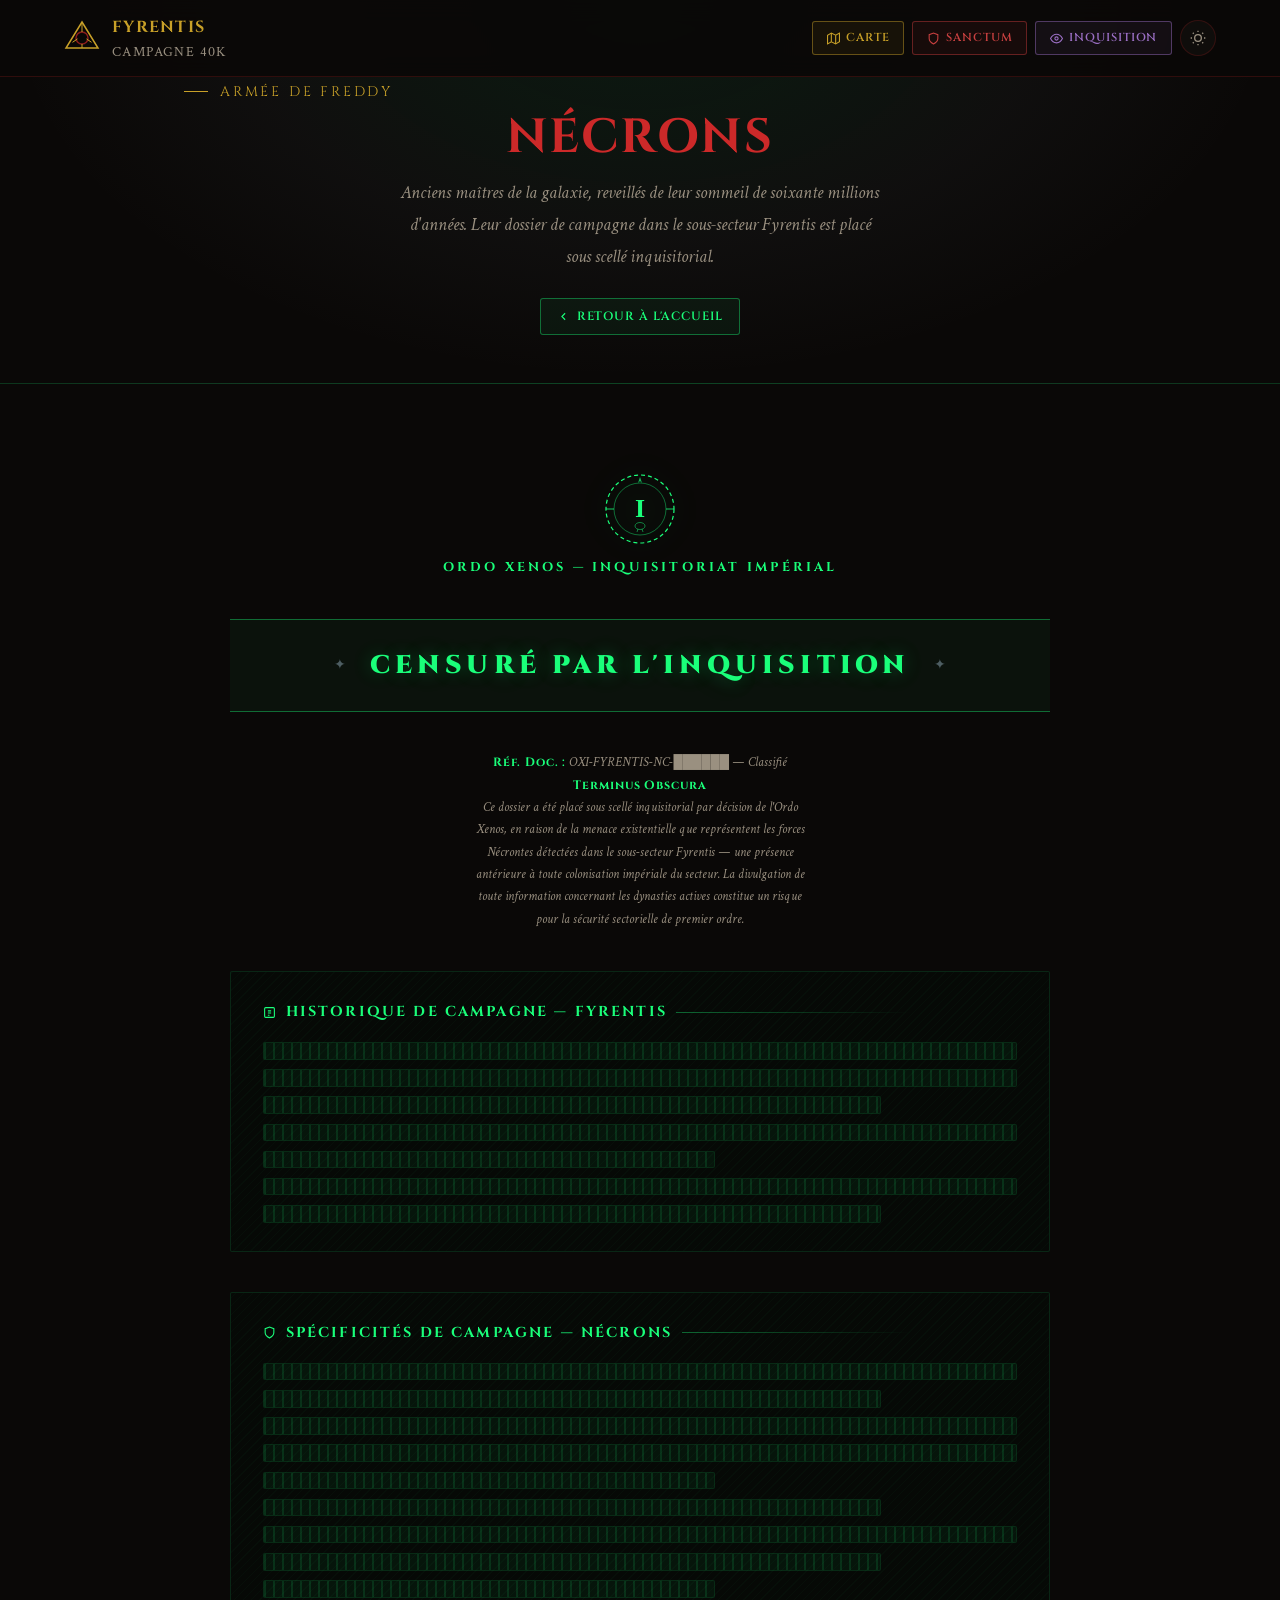
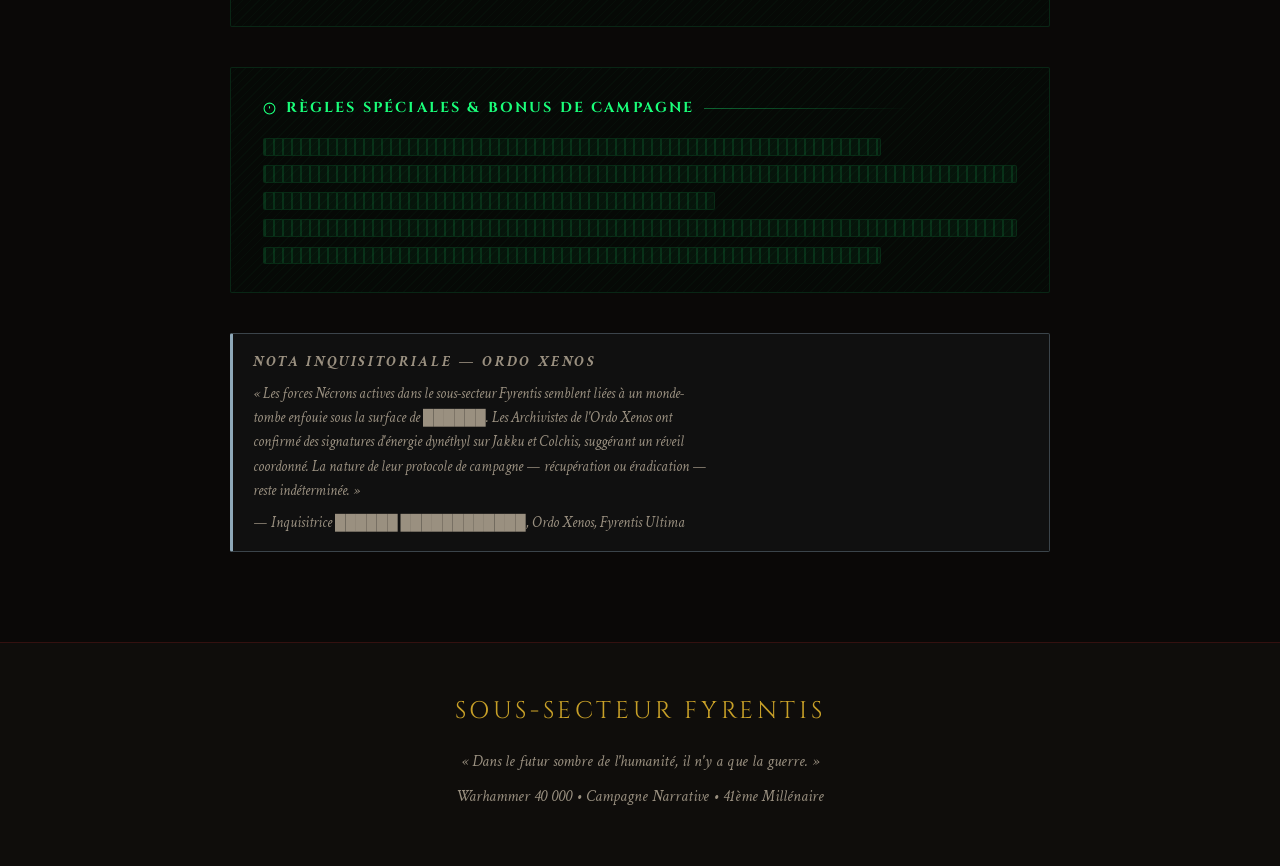
<file: necrons.html>
<!DOCTYPE html>
<html lang="fr" data-theme="dark">
<head>
  <meta charset="UTF-8">
  <meta name="viewport" content="width=device-width, initial-scale=1.0">
  <title>Nécrons — Fyrentis</title>
  <link rel="preconnect" href="https://fonts.googleapis.com">
  <link rel="preconnect" href="https://fonts.gstatic.com" crossorigin>
  <link href="https://fonts.googleapis.com/css2?family=Cinzel:wght@400;600;700;900&family=Crimson+Text:ital,wght@0,400;0,600;1,400&display=swap" rel="stylesheet">
  <link rel="stylesheet" href="assets/css/style.css">
  <style>
    /* ── BOUTONS DE NAVIGATION PAGES ─────────────────────────────────── */
    .nav-page-links {
      display: flex;
      gap: 0.5rem;
      align-items: center;
    }
    .btn-nav-page {
      display: inline-flex;
      align-items: center;
      gap: 0.4rem;
      padding: 0.4rem 0.85rem;
      font-family: 'Cinzel', serif;
      font-size: 0.72rem;
      font-weight: 600;
      letter-spacing: 0.08em;
      text-transform: uppercase;
      text-decoration: none;
      border-radius: 3px;
      border: 1px solid;
      transition: background 180ms ease, color 180ms ease, border-color 180ms ease, box-shadow 180ms ease;
      cursor: pointer;
      white-space: nowrap;
    }
    .btn-nav-page--carte {
      color: #c8a028;
      border-color: rgba(200,160,40,0.45);
      background: rgba(200,160,40,0.07);
    }
    .btn-nav-page--carte:hover {
      background: rgba(200,160,40,0.18);
      border-color: #c8a028;
      box-shadow: 0 0 10px rgba(200,160,40,0.25);
      color: #e8c050;
    }
    .btn-nav-page--sanctum {
      color: #c84040;
      border-color: rgba(200,60,60,0.45);
      background: rgba(200,60,60,0.07);
    }
    .btn-nav-page--sanctum:hover {
      background: rgba(200,60,60,0.18);
      border-color: #c84040;
      box-shadow: 0 0 10px rgba(200,60,60,0.25);
      color: #e06060;
    }
    .btn-nav-page--inquisition {
      color: #9b6fc4;
      border-color: rgba(155,111,196,0.45);
      background: rgba(155,111,196,0.07);
    }
    .btn-nav-page--inquisition:hover {
      background: rgba(155,111,196,0.18);
      border-color: #9b6fc4;
      box-shadow: 0 0 10px rgba(155,111,196,0.28);
      color: #c090e8;
    }
    [data-theme="light"] .btn-nav-page--carte { color: #8a6800; border-color: rgba(138,104,0,0.4); background: rgba(138,104,0,0.06); }
    [data-theme="light"] .btn-nav-page--carte:hover { background: rgba(138,104,0,0.14); border-color: #8a6800; }
    [data-theme="light"] .btn-nav-page--sanctum { color: #8b1c1c; border-color: rgba(139,28,28,0.4); background: rgba(139,28,28,0.06); }
    [data-theme="light"] .btn-nav-page--sanctum:hover { background: rgba(139,28,28,0.14); border-color: #8b1c1c; }
    [data-theme="light"] .btn-nav-page--inquisition { color: #5a2a8a; border-color: rgba(90,42,138,0.4); background: rgba(90,42,138,0.06); }
    [data-theme="light"] .btn-nav-page--inquisition:hover { background: rgba(90,42,138,0.14); border-color: #5a2a8a; }

    /* ── COULEUR THÉMATIQUE NÉCRONS : VERT DYNÉTHYL + ARGENT SPECTRAL ── */
    :root {
      --nc-green:        #1aff7a;
      --nc-green-dim:    rgba(26,255,122,0.38);
      --nc-green-bg:     rgba(26,255,122,0.05);
      --nc-green-hover:  rgba(26,255,122,0.14);
      --nc-green-glow:   rgba(26,255,122,0.28);
      --nc-silver:       #8ea8b8;
      --nc-silver-dim:   rgba(142,168,184,0.35);
      --nc-silver-bg:    rgba(142,168,184,0.05);
    }
    [data-theme="light"] {
      --nc-green:        #007a38;
      --nc-green-dim:    rgba(0,122,56,0.38);
      --nc-green-bg:     rgba(0,122,56,0.05);
      --nc-green-hover:  rgba(0,122,56,0.14);
      --nc-green-glow:   rgba(0,122,56,0.2);
      --nc-silver:       #3a5a6e;
      --nc-silver-dim:   rgba(58,90,110,0.35);
      --nc-silver-bg:    rgba(58,90,110,0.05);
    }

    /* ── HERO MINI ──────────────────────────────────────────────── */
    .page-hero {
      padding: 5rem 0 3rem;
      text-align: center;
      background: radial-gradient(ellipse at center top, rgba(26,255,122,0.08) 0%, rgba(142,168,184,0.04) 45%, transparent 70%);
      border-bottom: 1px solid rgba(26,255,122,0.18);
    }
    .page-hero .section-eyebrow { margin-bottom: 0.5rem; }
    .page-hero .section-title   { font-size: clamp(1.8rem, 4vw, 3rem); margin-bottom: 0.75rem; }
    .page-hero .section-desc    { max-width: 60ch; margin: 0 auto; }

    /* ── LIEN RETOUR ────────────────────────────────────────────── */
    .back-link {
      display: inline-flex;
      align-items: center;
      gap: 0.4rem;
      margin: 1.5rem 0 0;
      font-family: 'Cinzel', serif;
      font-size: 0.75rem;
      font-weight: 600;
      letter-spacing: 0.08em;
      text-transform: uppercase;
      text-decoration: none;
      color: var(--nc-green);
      border: 1px solid var(--nc-green-dim);
      background: var(--nc-green-bg);
      padding: 0.45rem 1rem;
      border-radius: 3px;
      transition: background 180ms ease, border-color 180ms ease, box-shadow 180ms ease;
    }
    .back-link:hover {
      background: var(--nc-green-hover);
      border-color: var(--nc-green);
      box-shadow: 0 0 14px var(--nc-green-glow);
    }

    /* ── SECTION CENSURÉE ────────────────────────────────────────────── */
    .censure-section {
      padding: clamp(3rem, 7vw, 6rem) 0;
    }
    .censure-wrapper {
      max-width: 820px;
      margin: 0 auto;
    }
    .censure-stamp {
      display: flex;
      flex-direction: column;
      align-items: center;
      gap: 2.5rem;
    }

    /* Cachet */
    .inquisition-seal {
      display: flex;
      flex-direction: column;
      align-items: center;
      gap: 0.75rem;
      opacity: 0.92;
    }
    .inquisition-seal-icon {
      width: 72px;
      height: 72px;
      color: var(--nc-green);
      filter: drop-shadow(0 0 14px var(--nc-green-glow));
    }
    .inquisition-seal-title {
      font-family: 'Cinzel', serif;
      font-size: clamp(0.65rem, 1.5vw, 0.8rem);
      font-weight: 700;
      letter-spacing: 0.25em;
      text-transform: uppercase;
      color: var(--nc-green);
    }

    /* Bloc censuré */
    .censure-bloc {
      width: 100%;
      background: rgba(5, 10, 8, 0.62);
      border: 1px solid rgba(26,255,122,0.12);
      border-radius: 2px;
      padding: 1.75rem 2rem;
      position: relative;
      overflow: hidden;
    }
    .censure-bloc::before {
      content: '';
      position: absolute;
      inset: 0;
      background: repeating-linear-gradient(
        -45deg,
        rgba(26,255,122,0.025) 0px,
        rgba(26,255,122,0.025) 1px,
        transparent 1px,
        transparent 6px
      );
      pointer-events: none;
    }
    [data-theme="light"] .censure-bloc {
      background: rgba(235,242,238,0.6);
      border-color: rgba(0,122,56,0.15);
    }

    .censure-titre {
      font-family: 'Cinzel', serif;
      font-size: clamp(0.7rem, 1.8vw, 0.9rem);
      font-weight: 700;
      letter-spacing: 0.15em;
      text-transform: uppercase;
      color: var(--nc-green);
      margin-bottom: 1.1rem;
      display: flex;
      align-items: center;
      gap: 0.6rem;
    }
    .censure-titre::after {
      content: '';
      flex: 1;
      height: 1px;
      background: linear-gradient(to right, var(--nc-green-dim), transparent);
    }

    .censure-lignes {
      display: flex;
      flex-direction: column;
      gap: 0.6rem;
    }
    .censure-ligne {
      height: 1.1rem;
      border-radius: 2px;
      background: rgba(26,255,122,0.05);
      border: 1px solid rgba(26,255,122,0.09);
      position: relative;
      overflow: hidden;
    }
    .censure-ligne::after {
      content: '';
      position: absolute;
      inset: 0;
      background: repeating-linear-gradient(
        90deg,
        rgba(26,255,122,0.12) 0px,
        rgba(26,255,122,0.12) 2px,
        transparent 2px,
        transparent 9px
      );
    }
    .censure-ligne--court { width: 60%; }
    .censure-ligne--moyen { width: 82%; }
    .censure-ligne--long  { width: 100%; }
    [data-theme="light"] .censure-ligne {
      background: rgba(0,122,56,0.05);
      border-color: rgba(0,122,56,0.12);
    }
    [data-theme="light"] .censure-ligne::after {
      background: repeating-linear-gradient(
        90deg,
        rgba(0,122,56,0.1) 0px,
        rgba(0,122,56,0.1) 2px,
        transparent 2px,
        transparent 9px
      );
    }

    /* Bandeau "Censuré" vert dynéthyl */
    .censure-bandeau {
      width: 100%;
      position: relative;
      border-top: 1px solid var(--nc-green-dim);
      border-bottom: 1px solid var(--nc-green-dim);
      padding: 1.5rem 2rem;
      display: flex;
      align-items: center;
      justify-content: center;
      gap: 1.5rem;
      background: rgba(26,255,122,0.04);
      overflow: hidden;
    }
    .censure-bandeau::before,
    .censure-bandeau::after {
      content: '✦';
      font-size: 0.9rem;
      color: var(--nc-silver);
      opacity: 0.5;
      flex-shrink: 0;
    }
    .censure-bandeau-text {
      font-family: 'Cinzel', serif;
      font-size: clamp(1.1rem, 2.5vw, 1.6rem);
      font-weight: 900;
      letter-spacing: 0.2em;
      text-transform: uppercase;
      color: var(--nc-green);
      text-shadow: 0 0 18px var(--nc-green-glow), 0 0 40px rgba(26,255,122,0.12);
      text-align: center;
    }

    /* Référence */
    .censure-ref {
      font-family: 'Crimson Text', serif;
      font-size: 0.82rem;
      font-style: italic;
      color: var(--color-text-muted, #797876);
      text-align: center;
      max-width: 58ch;
      line-height: 1.7;
    }
    .censure-ref strong {
      color: var(--nc-green);
      font-style: normal;
      font-family: 'Cinzel', serif;
      font-size: 0.75rem;
      letter-spacing: 0.08em;
    }

    /* Nota bene */
    .nota-bene {
      width: 100%;
      border: 1px solid var(--nc-silver-dim);
      border-left: 3px solid var(--nc-silver);
      padding: 1rem 1.25rem;
      border-radius: 2px;
      background: var(--nc-silver-bg);
    }
    [data-theme="light"] .nota-bene {
      background: rgba(58,90,110,0.04);
      border-color: rgba(58,90,110,0.2);
      border-left-color: var(--nc-silver);
    }
    .nota-bene-label {
      font-family: 'Cinzel', serif;
      font-size: 0.68rem;
      font-weight: 700;
      letter-spacing: 0.18em;
      text-transform: uppercase;
      color: var(--nc-silver);
      margin-bottom: 0.45rem;
    }
    .nota-bene p {
      font-family: 'Crimson Text', serif;
      font-size: 0.92rem;
      line-height: 1.65;
      color: var(--color-text-muted, #797876);
      font-style: italic;
      max-width: 65ch;
    }

    @media (max-width: 600px) {
      .nav-page-links { gap: 0.35rem; }
      .btn-nav-page   { font-size: 0.65rem; padding: 0.35rem 0.6rem; }
      .censure-bloc   { padding: 1.25rem 1rem; }
      .censure-bandeau { padding: 1rem; gap: 0.75rem; }
    }
  </style>
</head>
<body>

<nav class="nav" id="nav">
  <div class="nav-inner">
    <a href="index.html" class="nav-logo" aria-label="Campagne Fyrentis — Retour à l'accueil">
      <svg class="nav-logo-icon" viewBox="0 0 36 36" fill="none" aria-hidden="true">
        <polygon points="18,2 34,28 2,28" fill="none" stroke="currentColor" stroke-width="1.5" color="#c8a028"/>
        <circle cx="18" cy="18" r="6" fill="none" stroke="currentColor" stroke-width="1.5" color="#8b1c1c"/>
        <line x1="18" y1="2" x2="18" y2="12" stroke="currentColor" stroke-width="1" color="#c8a028"/>
        <line x1="18" y1="24" x2="18" y2="28" stroke="currentColor" stroke-width="1" color="#c8a028"/>
        <line x1="8.5" y1="22.3" x2="13.5" y2="18.9" stroke="currentColor" stroke-width="1" color="#c8a028"/>
        <line x1="27.5" y1="22.3" x2="22.5" y2="18.9" stroke="currentColor" stroke-width="1" color="#c8a028"/>
      </svg>
      <div>
        <span class="nav-logo-text">Fyrentis</span>
        <span class="nav-logo-sub">Campagne 40K</span>
      </div>
    </a>
    <div class="nav-actions">
      <div class="nav-page-links">
        <a href="carte.html" class="btn-nav-page btn-nav-page--carte" aria-label="Voir la Carte du secteur">
          <svg width="13" height="13" viewBox="0 0 24 24" fill="none" stroke="currentColor" stroke-width="2" aria-hidden="true"><polygon points="1 6 1 22 8 18 16 22 23 18 23 2 16 6 8 2 1 6"/><line x1="8" y1="2" x2="8" y2="18"/><line x1="16" y1="6" x2="16" y2="22"/></svg>
          Carte
        </a>
        <a href="sanctum.html" class="btn-nav-page btn-nav-page--sanctum" aria-label="Accéder au Sanctum">
          <svg width="13" height="13" viewBox="0 0 24 24" fill="none" stroke="currentColor" stroke-width="2" aria-hidden="true"><path d="M12 22s8-4 8-10V5l-8-3-8 3v7c0 6 8 10 8 10z"/></svg>
          Sanctum
        </a>
        <a href="rapports-inquisiteurs.html" class="btn-nav-page btn-nav-page--inquisition" aria-label="Lire les Rapports Inquisitoriaux">
          <svg width="13" height="13" viewBox="0 0 24 24" fill="none" stroke="currentColor" stroke-width="2" aria-hidden="true"><path d="M1 12s4-8 11-8 11 8 11 8-4 8-11 8-11-8-11-8z"/><circle cx="12" cy="12" r="3"/></svg>
          Inquisition
        </a>
      </div>
      <button class="btn-theme" data-theme-toggle aria-label="Basculer le thème">
        <svg width="16" height="16" viewBox="0 0 24 24" fill="none" stroke="currentColor" stroke-width="2"><path d="M21 12.79A9 9 0 1 1 11.21 3 7 7 0 0 0 21 12.79z"/></svg>
      </button>
      <button class="nav-mobile-toggle" id="nav-toggle" aria-label="Menu" aria-expanded="false">
        <svg width="18" height="18" viewBox="0 0 24 24" fill="none" stroke="currentColor" stroke-width="2"><line x1="3" y1="6" x2="21" y2="6"/><line x1="3" y1="12" x2="21" y2="12"/><line x1="3" y1="18" x2="21" y2="18"/></svg>
      </button>
    </div>
  </div>
</nav>

<!-- HERO MINI -->
<header class="page-hero" id="top">
  <div class="container">
    <p class="section-eyebrow">Armée de Freddy</p>
    <h1 class="section-title"><span>NÉCRONS</span></h1>
    <p class="section-desc">Anciens maîtres de la galaxie, reveillés de leur sommeil de soixante millions d'années. Leur dossier de campagne dans le sous-secteur Fyrentis est placé sous scellé inquisitorial.</p>
    <a href="index.html#specificites-freddy" class="back-link">
      <svg width="13" height="13" viewBox="0 0 24 24" fill="none" stroke="currentColor" stroke-width="2" aria-hidden="true"><polyline points="15 18 9 12 15 6"/></svg>
      Retour à l'accueil
    </a>
  </div>
</header>

<!-- CONTENU CENSURÉ -->
<section class="censure-section">
  <div class="container">
    <div class="censure-wrapper">
      <div class="censure-stamp">

        <!-- Cachet inquisitorial -->
        <div class="inquisition-seal reveal">
          <svg class="inquisition-seal-icon" viewBox="0 0 72 72" fill="none" aria-hidden="true">
            <circle cx="36" cy="36" r="34" stroke="currentColor" stroke-width="1.2" stroke-dasharray="4 3"/>
            <circle cx="36" cy="36" r="26" stroke="currentColor" stroke-width="0.8" opacity="0.5"/>
            <text x="36" y="44" text-anchor="middle" font-family="serif" font-size="26" font-weight="700" fill="currentColor">I</text>
            <ellipse cx="36" cy="53" rx="5" ry="3.5" stroke="currentColor" stroke-width="0.8" opacity="0.6"/>
            <line x1="34" y1="56" x2="33" y2="59" stroke="currentColor" stroke-width="0.8" opacity="0.6"/>
            <line x1="38" y1="56" x2="39" y2="59" stroke="currentColor" stroke-width="0.8" opacity="0.6"/>
            <line x1="2" y1="36" x2="10" y2="36" stroke="currentColor" stroke-width="0.8"/>
            <line x1="62" y1="36" x2="70" y2="36" stroke="currentColor" stroke-width="0.8"/>
            <polygon points="36,4 38,10 36,8 34,10" fill="currentColor" opacity="0.7"/>
          </svg>
          <span class="inquisition-seal-title">Ordo Xenos — Inquisitoriat Impérial</span>
        </div>

        <!-- Bandeau principal -->
        <div class="censure-bandeau reveal">
          <span class="censure-bandeau-text">Censuré par l'Inquisition</span>
        </div>

        <!-- Référence de document -->
        <p class="censure-ref reveal">
          <strong>Réf. Doc. :</strong> OXI-FYRENTIS-NC-██████ — Classifié <strong>Terminus Obscura</strong><br>
          Ce dossier a été placé sous scellé inquisitorial par décision de l'Ordo Xenos, <em>en raison de la menace existentielle que représentent les forces Nécrontes détectées dans le sous-secteur Fyrentis — une présence antérieure à toute colonisation impériale du secteur.</em>
          La divulgation de toute information concernant les dynasties actives constitue un risque pour la sécurité sectorielle de premier ordre.
        </p>

        <!-- Bloc I : Historique de Campagne -->
        <div class="censure-bloc reveal">
          <p class="censure-titre">
            <svg width="13" height="13" viewBox="0 0 24 24" fill="none" stroke="currentColor" stroke-width="2" aria-hidden="true"><rect x="3" y="3" width="18" height="18" rx="2"/><line x1="9" y1="9" x2="15" y2="9"/><line x1="9" y1="13" x2="15" y2="13"/><line x1="9" y1="17" x2="12" y2="17"/></svg>
            Historique de Campagne — Fyrentis
          </p>
          <div class="censure-lignes">
            <div class="censure-ligne censure-ligne--long"></div>
            <div class="censure-ligne censure-ligne--long"></div>
            <div class="censure-ligne censure-ligne--moyen"></div>
            <div class="censure-ligne censure-ligne--long"></div>
            <div class="censure-ligne censure-ligne--court"></div>
            <div class="censure-ligne censure-ligne--long"></div>
            <div class="censure-ligne censure-ligne--moyen"></div>
          </div>
        </div>

        <!-- Bloc II : Spécificités de Campagne -->
        <div class="censure-bloc reveal">
          <p class="censure-titre">
            <svg width="13" height="13" viewBox="0 0 24 24" fill="none" stroke="currentColor" stroke-width="2" aria-hidden="true"><path d="M12 22s8-4 8-10V5l-8-3-8 3v7c0 6 8 10 8 10z"/></svg>
            Spécificités de Campagne — Nécrons
          </p>
          <div class="censure-lignes">
            <div class="censure-ligne censure-ligne--long"></div>
            <div class="censure-ligne censure-ligne--moyen"></div>
            <div class="censure-ligne censure-ligne--long"></div>
            <div class="censure-ligne censure-ligne--long"></div>
            <div class="censure-ligne censure-ligne--court"></div>
            <div class="censure-ligne censure-ligne--moyen"></div>
            <div class="censure-ligne censure-ligne--long"></div>
            <div class="censure-ligne censure-ligne--moyen"></div>
            <div class="censure-ligne censure-ligne--court"></div>
          </div>
        </div>

        <!-- Bloc III : Règles Spéciales -->
        <div class="censure-bloc reveal">
          <p class="censure-titre">
            <svg width="13" height="13" viewBox="0 0 24 24" fill="none" stroke="currentColor" stroke-width="2" aria-hidden="true"><circle cx="12" cy="12" r="10"/><line x1="12" y1="8" x2="12" y2="12"/><line x1="12" y1="16" x2="12.01" y2="16"/></svg>
            Règles Spéciales &amp; Bonus de Campagne
          </p>
          <div class="censure-lignes">
            <div class="censure-ligne censure-ligne--moyen"></div>
            <div class="censure-ligne censure-ligne--long"></div>
            <div class="censure-ligne censure-ligne--court"></div>
            <div class="censure-ligne censure-ligne--long"></div>
            <div class="censure-ligne censure-ligne--moyen"></div>
          </div>
        </div>

        <!-- Note inquisitoriale -->
        <div class="nota-bene reveal">
          <p class="nota-bene-label">Nota Inquisitoriale — Ordo Xenos</p>
          <p>
            « Les forces Nécrons actives dans le sous-secteur Fyrentis semblent liées à un monde-tombe enfouie sous la surface de ██████. Les Archivistes de l'Ordo Xenos ont confirmé des signatures d'énergie dynéthyl sur Jakku et Colchis, suggérant un réveil coordonné. La nature de leur protocole de campagne — récupération ou éradication — reste indéterminée. »
          </p>
          <p style="margin-top:0.5rem;">
            — <em>Inquisitrice ██████ ████████████, Ordo Xenos, Fyrentis Ultima</em>
          </p>
        </div>

      </div>
    </div>
  </div>
</section>

<footer>
  <div class="container">
    <div class="footer-logo">Sous-Secteur Fyrentis</div>
    <p class="footer-line">« Dans le futur sombre de l'humanité, il n'y a que la guerre. »</p>
    <p class="footer-line">Warhammer 40 000 • Campagne Narrative • 41ème Millénaire</p>
  </div>
</footer>

<a href="#top" class="back-top" id="back-top" aria-label="Retour en haut">
  <svg width="16" height="16" viewBox="0 0 24 24" fill="none" stroke="currentColor" stroke-width="2"><polyline points="18 15 12 9 6 15"/></svg>
</a>

<script>
(function () {

  // ── THEME TOGGLE ──────────────────────────────────────────────────────────
  const themeBtn = document.querySelector('[data-theme-toggle]');
  const root = document.documentElement;
  let theme = root.getAttribute('data-theme') || (matchMedia('(prefers-color-scheme: dark)').matches ? 'dark' : 'light');
  root.setAttribute('data-theme', theme);
  function updateThemeBtn() {
    if (!themeBtn) return;
    themeBtn.innerHTML = theme === 'dark'
      ? '<svg width="16" height="16" viewBox="0 0 24 24" fill="none" stroke="currentColor" stroke-width="2"><circle cx="12" cy="12" r="5"/><path d="M12 1v2M12 21v2M4.22 4.22l1.42 1.42M18.36 18.36l1.42 1.42M1 12h2M21 12h2M4.22 19.78l1.42-1.42M18.36 5.64l1.42-1.42"/></svg>'
      : '<svg width="16" height="16" viewBox="0 0 24 24" fill="none" stroke="currentColor" stroke-width="2"><path d="M21 12.79A9 9 0 1 1 11.21 3 7 7 0 0 0 21 12.79z"/></svg>';
    themeBtn.setAttribute('aria-label', 'Basculer vers le mode ' + (theme === 'dark' ? 'clair' : 'sombre'));
  }
  updateThemeBtn();
  if (themeBtn) themeBtn.addEventListener('click', () => { theme = theme === 'dark' ? 'light' : 'dark'; root.setAttribute('data-theme', theme); updateThemeBtn(); });

  // ── NAV SCROLL + BACK-TO-TOP ────────────────────────────────────────────────
  const nav = document.getElementById('nav');
  window.addEventListener('scroll', () => {
    nav.classList.toggle('nav--scrolled', window.scrollY > 60);
    document.getElementById('back-top').classList.toggle('visible', window.scrollY > 300);
  }, { passive: true });

  // ── REVEAL ON SCROLL ───────────────────────────────────────────────────────
  const obs = new IntersectionObserver(entries => {
    entries.forEach(e => { if (e.isIntersecting) { e.target.classList.add('visible'); obs.unobserve(e.target); } });
  }, { threshold: 0.1, rootMargin: '0px 0px -40px 0px' });
  document.querySelectorAll('.reveal').forEach(el => obs.observe(el));

})();
</script>

</body>
</html>
</file>
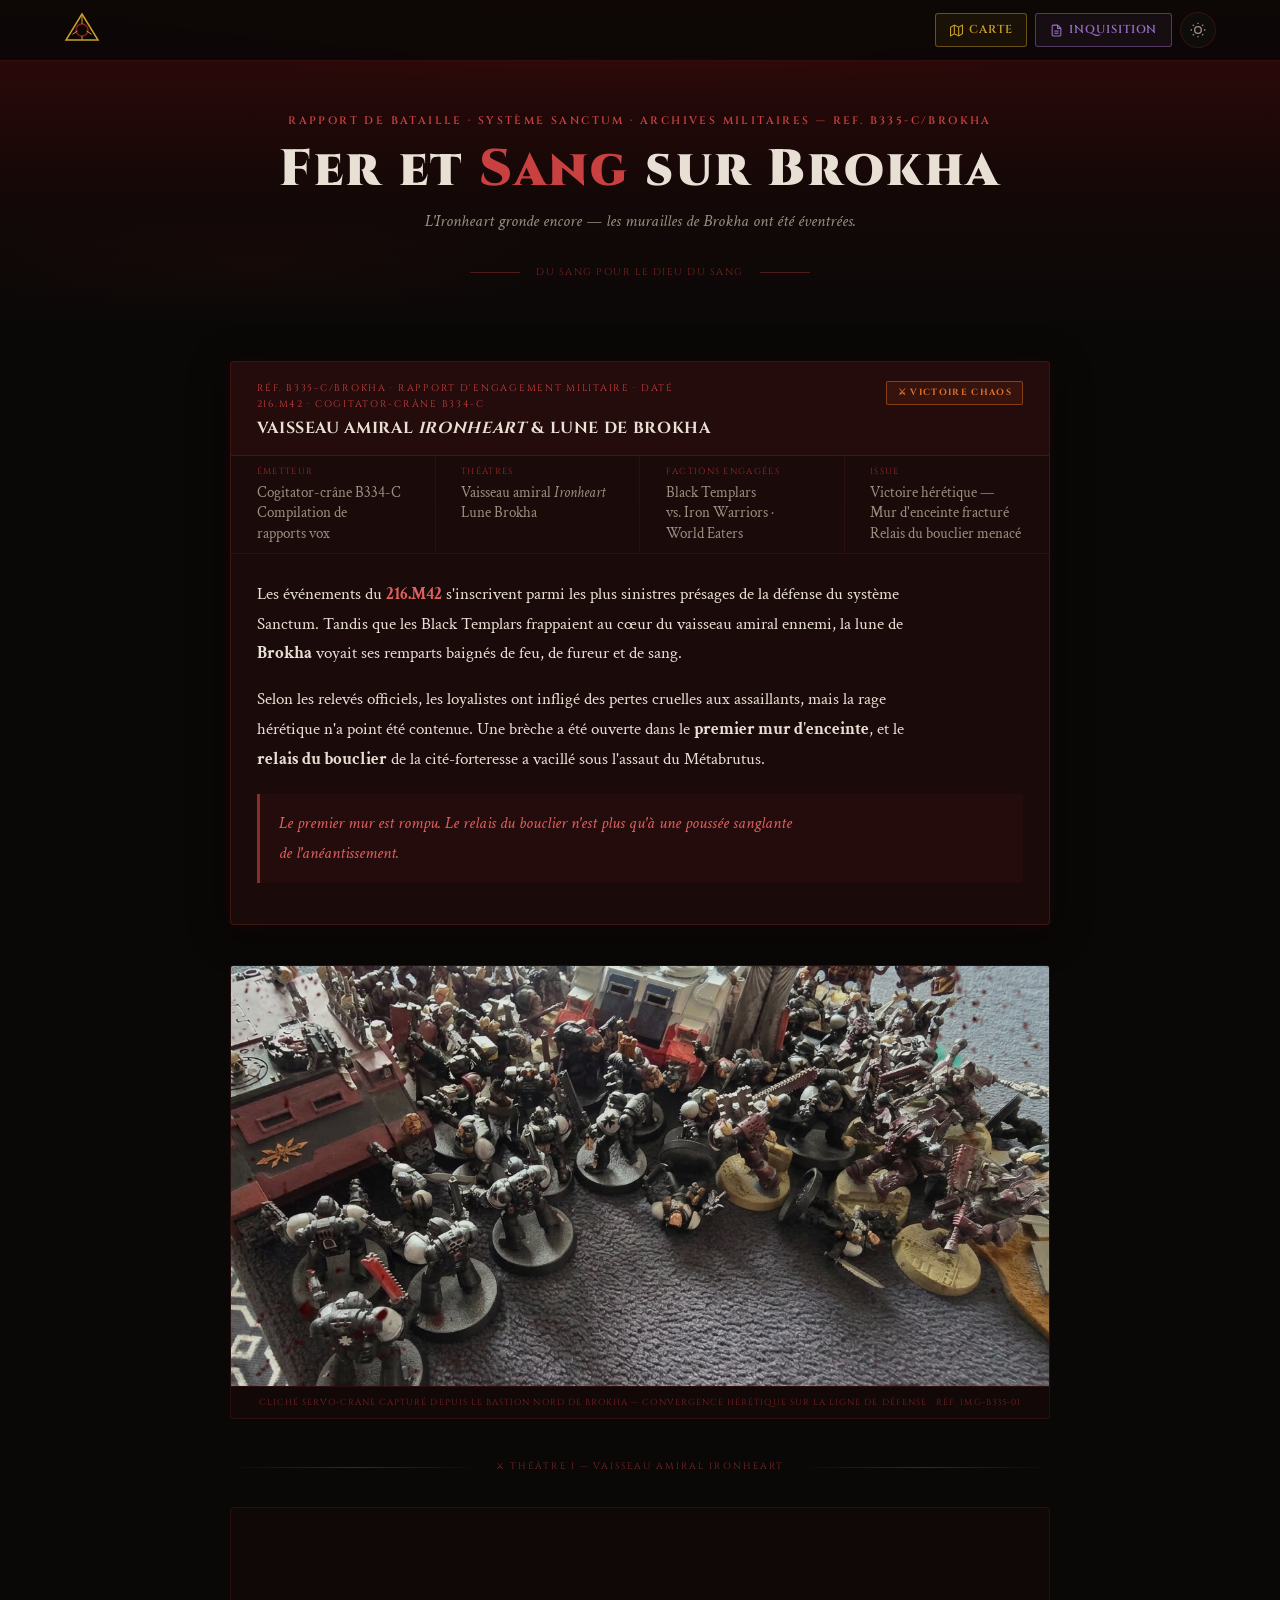
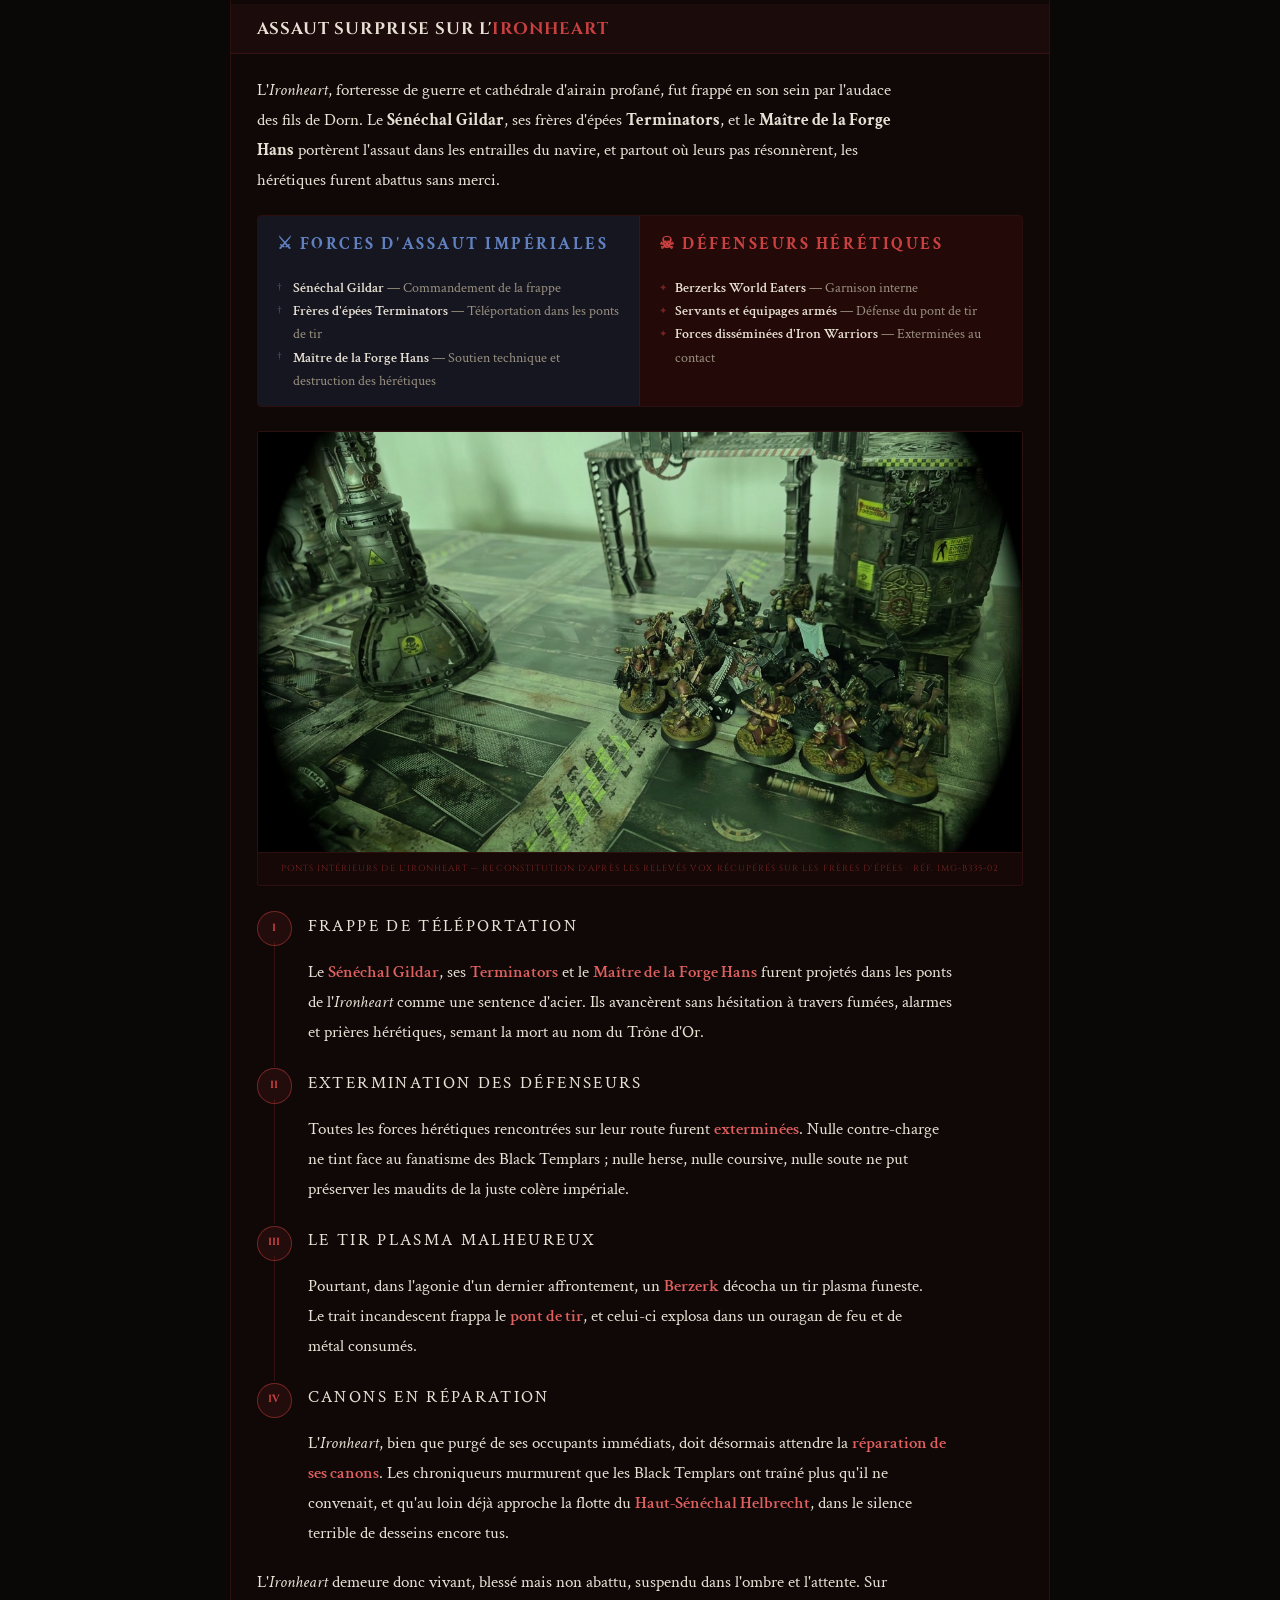
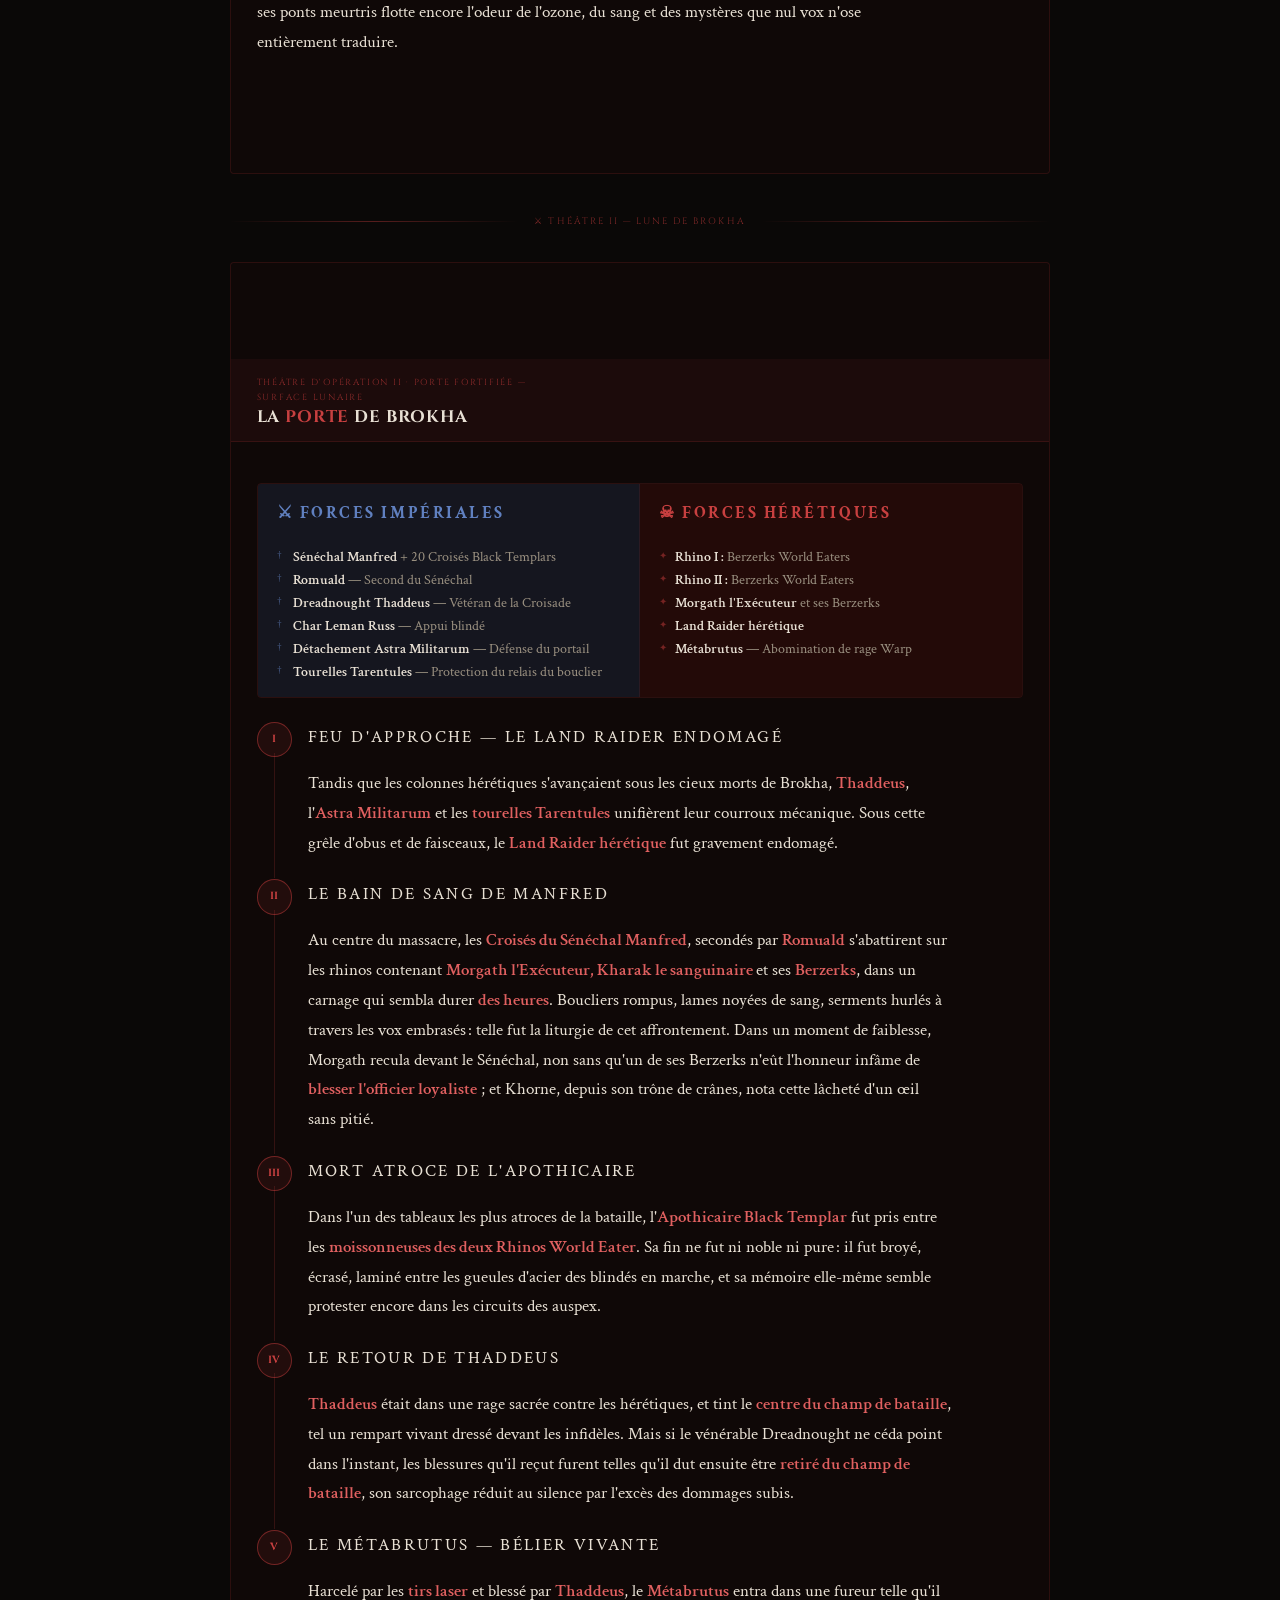
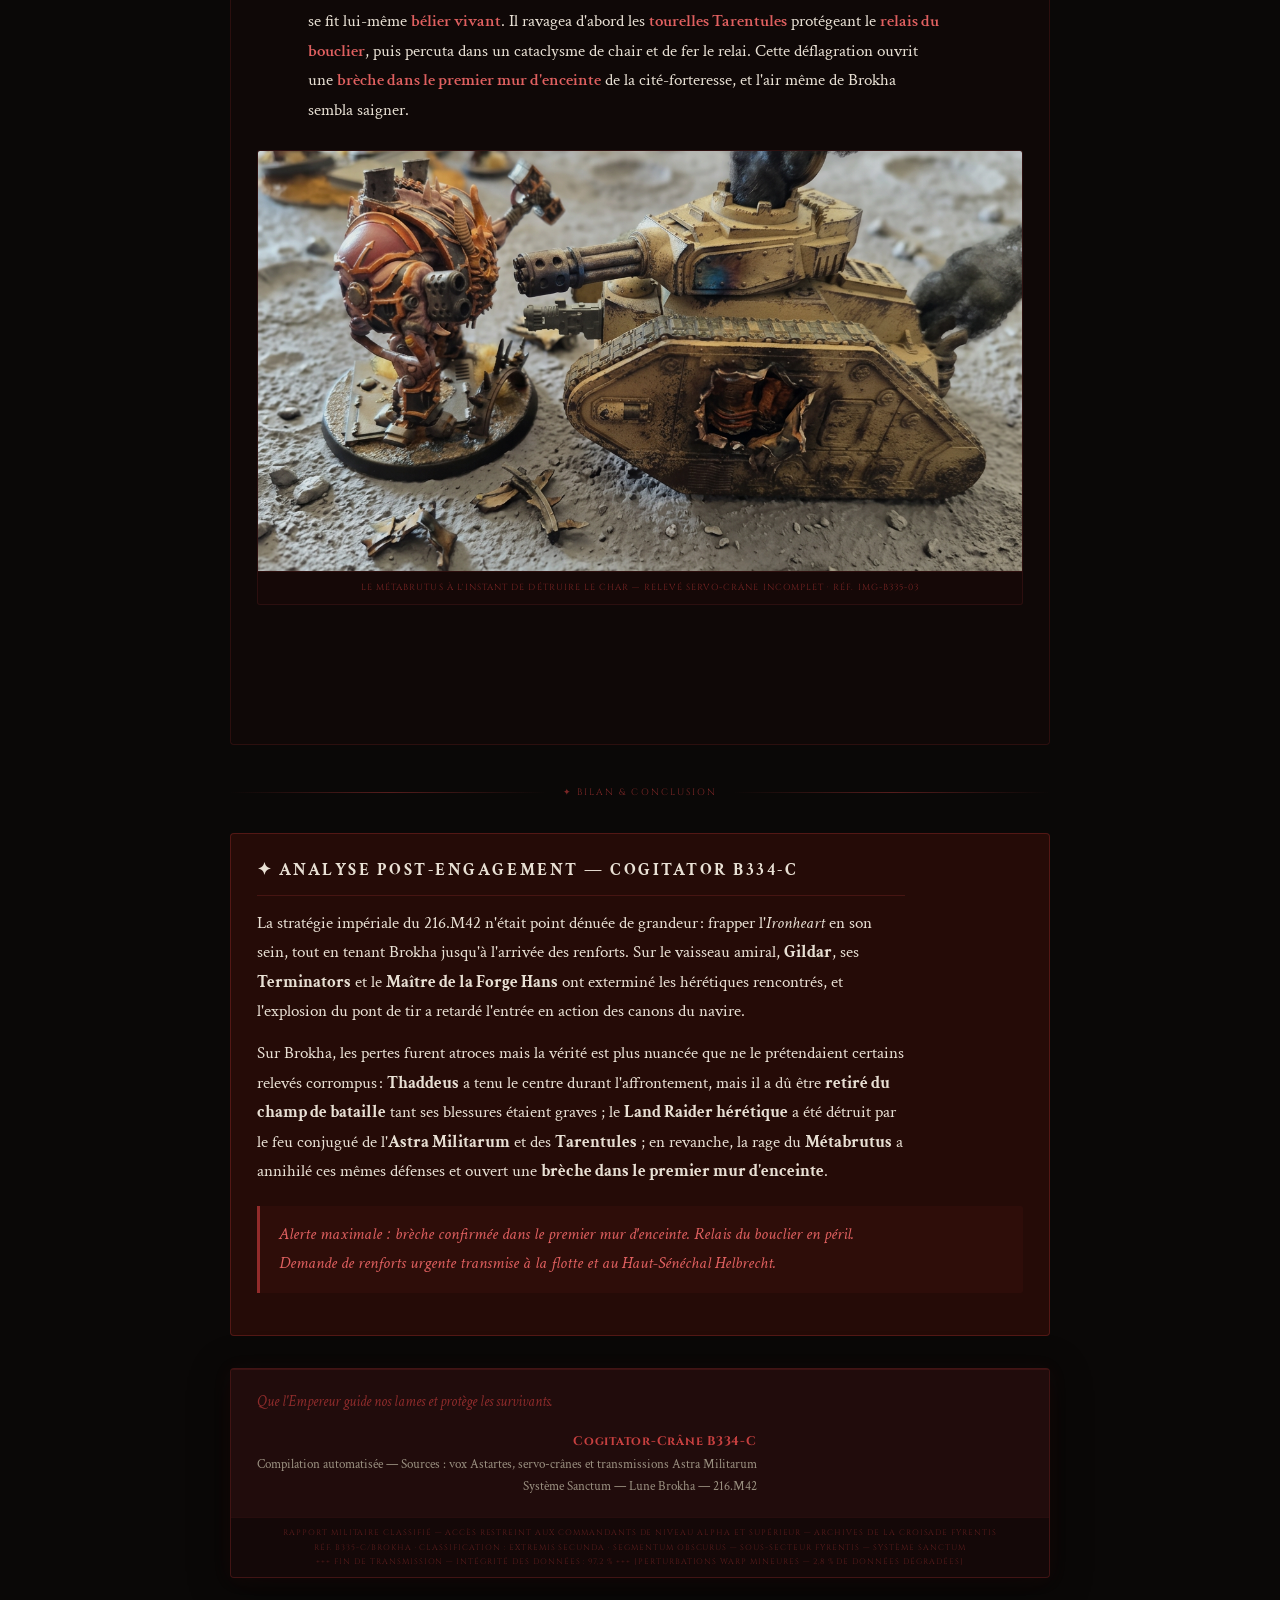
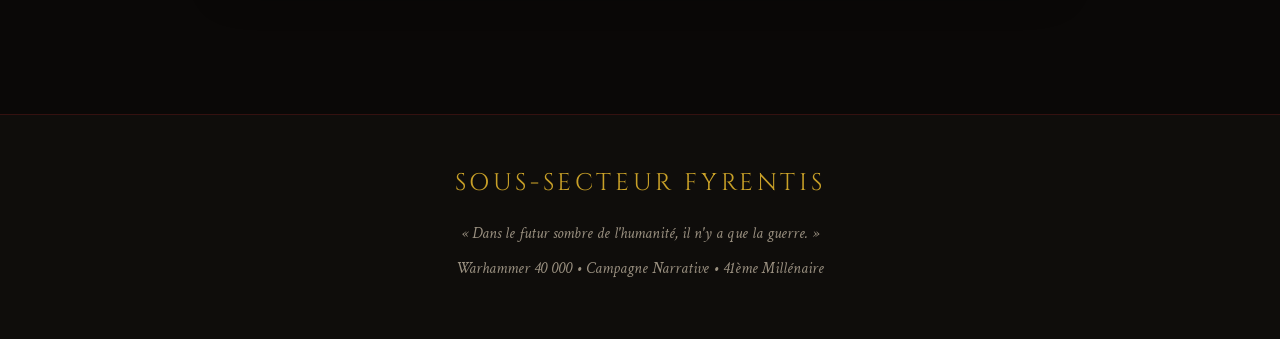
<file: rapport-bataille-brokha.html>
<!DOCTYPE html>
<html lang="fr" data-theme="dark">
<head>
  <meta charset="UTF-8">
  <meta name="viewport" content="width=device-width, initial-scale=1.0">
  <title>Rapport de Bataille — Brokha & IronHeart — Campagne Fyrentis</title>
  <link rel="preconnect" href="https://fonts.googleapis.com">
  <link rel="preconnect" href="https://fonts.gstatic.com" crossorigin>
  <link href="https://fonts.googleapis.com/css2?family=Cinzel:wght@400;600;700;900&family=Crimson+Text:ital,wght@0,400;0,600;1,400&display=swap" rel="stylesheet">
  <link rel="stylesheet" href="assets/css/style.css">
  <style>

    /* ── BOUTONS NAV PAGES ─────────────────────────────────────── */
    .nav-page-links {
      display: flex;
      gap: 0.5rem;
      align-items: center;
    }
    .btn-nav-page {
      display: inline-flex;
      align-items: center;
      gap: 0.4rem;
      padding: 0.4rem 0.85rem;
      font-family: 'Cinzel', serif;
      font-size: 0.72rem;
      font-weight: 600;
      letter-spacing: 0.08em;
      text-transform: uppercase;
      text-decoration: none;
      border-radius: 3px;
      border: 1px solid;
      transition: background 180ms ease, color 180ms ease, border-color 180ms ease, box-shadow 180ms ease;
      cursor: pointer;
      white-space: nowrap;
    }
    .btn-nav-page--carte { color: #c8a028; border-color: rgba(200,160,40,0.45); background: rgba(200,160,40,0.07); }
    .btn-nav-page--carte:hover { background: rgba(200,160,40,0.18); border-color: #c8a028; box-shadow: 0 0 10px rgba(200,160,40,0.25); color: #e8c050; }
    .btn-nav-page--inquisition { color: #9b6fc4; border-color: rgba(155,111,196,0.45); background: rgba(155,111,196,0.07); }
    .btn-nav-page--inquisition:hover { background: rgba(155,111,196,0.18); border-color: #9b6fc4; box-shadow: 0 0 10px rgba(155,111,196,0.25); color: #bb8fe4; }
    [data-theme="light"] .btn-nav-page--carte { color: #8a6800; border-color: rgba(138,104,0,0.4); background: rgba(138,104,0,0.06); }
    [data-theme="light"] .btn-nav-page--carte:hover { background: rgba(138,104,0,0.14); border-color: #8a6800; }
    [data-theme="light"] .btn-nav-page--inquisition { color: #5a2a8a; border-color: rgba(90,42,138,0.4); background: rgba(90,42,138,0.06); }
    [data-theme="light"] .btn-nav-page--inquisition:hover { background: rgba(90,42,138,0.14); border-color: #5a2a8a; }
    @media (max-width: 600px) {
      .nav-page-links { gap: 0.35rem; }
      .btn-nav-page { font-size: 0.65rem; padding: 0.35rem 0.6rem; }
    }

    /* ── HERO RAPPORT DE BATAILLE ─────────────────────────────── */
    .bataille-hero {
      padding: 7rem 1.5rem 3rem;
      text-align: center;
      background: linear-gradient(180deg, rgba(80, 10, 10, 0.6) 0%, rgba(40,8,8,0.3) 60%, transparent 100%);
      position: relative;
      overflow: hidden;
    }
    .bataille-hero::before {
      content: '';
      position: absolute;
      inset: 0;
      background:
        radial-gradient(ellipse 60% 40% at 50% 0%, rgba(180,20,20,0.12) 0%, transparent 70%),
        radial-gradient(ellipse 40% 30% at 20% 80%, rgba(100,30,10,0.08) 0%, transparent 60%);
      pointer-events: none;
    }
    [data-theme="light"] .bataille-hero {
      background: linear-gradient(180deg, rgba(220,180,160,0.3) 0%, transparent 100%);
    }
    .bataille-eyebrow {
      font-family: 'Cinzel', serif;
      font-size: 0.68rem;
      font-weight: 600;
      letter-spacing: 0.22em;
      text-transform: uppercase;
      color: #c84040;
      margin-bottom: 0.75rem;
      position: relative;
      text-align: center;
      max-width: none;
    }
    .bataille-title {
      font-family: 'Cinzel', serif;
      font-size: clamp(1.8rem, 4.5vw, 3.2rem);
      font-weight: 900;
      letter-spacing: 0.05em;
      color: var(--color-text, #cdccca);
      line-height: 1.1;
      margin-bottom: 0.5rem;
      position: relative;
    }
    .bataille-title span { color: #c84040; }
    .bataille-subtitle {
      font-family: 'Crimson Text', serif;
      font-size: 1.05rem;
      font-style: italic;
      color: var(--color-text-muted, #797876);
      max-width: 56ch;
      margin: 0 auto 0;
      position: relative;
    }
    .bataille-ornament {
      display: flex;
      align-items: center;
      gap: 1rem;
      margin: 1.8rem auto 0;
      max-width: 340px;
      color: rgba(200,60,60,0.55);
      font-family: 'Cinzel', serif;
      font-size: 0.62rem;
      letter-spacing: 0.15em;
      text-transform: uppercase;
      position: relative;
    }
    .bataille-ornament::before,
    .bataille-ornament::after {
      content: '';
      flex: 1;
      height: 1px;
      background: rgba(200,60,60,0.35);
    }

    /* ── BREADCRUMB ──────────────────────────────────────────── */
    .breadcrumb {
      padding: 0.6rem 1.5rem;
      max-width: 820px;
      margin: 0 auto;
    }
    .breadcrumb-inner {
      display: flex;
      align-items: center;
      gap: 0.5rem;
      flex-wrap: wrap;
    }
    .breadcrumb-inner a, .breadcrumb-inner span {
      font-family: 'Cinzel', serif;
      font-size: 0.6rem;
      letter-spacing: 0.12em;
      text-transform: uppercase;
      text-decoration: none;
    }
    .breadcrumb-inner a { color: rgba(155,111,196,0.7); }
    .breadcrumb-inner a:hover { color: #9b6fc4; }
    .breadcrumb-inner .sep { color: rgba(200,60,60,0.4); font-size: 0.55rem; }
    .breadcrumb-inner .current { color: rgba(200,60,60,0.8); }

    /* ── SECTION PRINCIPALE ───────────────────────────────────── */
    .bataille-section {
      padding: 2rem 1.5rem 6rem;
    }
    .bataille-container {
      max-width: 820px;
      margin: 0 auto;
    }

    /* ── BLOC EN-TÊTE OFFICIEL ────────────────────────────────── */
    .rapport-doc {
      position: relative;
      background: rgba(35, 12, 12, 0.7);
      border: 1px solid rgba(200,60,60,0.22);
      border-radius: 4px;
      margin-bottom: 2.5rem;
      overflow: hidden;
      box-shadow: 0 2px 20px rgba(200,60,60,0.07), 0 8px 40px rgba(0,0,0,0.45);
    }
    [data-theme="light"] .rapport-doc {
      background: rgba(255,245,240,0.8);
      border-color: rgba(139,28,28,0.2);
      box-shadow: 0 2px 16px rgba(139,28,28,0.08), 0 4px 20px rgba(0,0,0,0.06);
    }
    .rapport-doc-header {
      display: flex;
      align-items: flex-start;
      justify-content: space-between;
      gap: 1rem;
      padding: 1.2rem 1.6rem 1rem;
      border-bottom: 1px solid rgba(200,60,60,0.2);
      background: rgba(200,60,60,0.06);
      flex-wrap: wrap;
    }
    [data-theme="light"] .rapport-doc-header {
      background: rgba(139,28,28,0.05);
      border-bottom-color: rgba(139,28,28,0.15);
    }
    .rapport-ref {
      font-family: 'Cinzel', serif;
      font-size: 0.6rem;
      letter-spacing: 0.18em;
      text-transform: uppercase;
      color: #c84040;
      margin-bottom: 0.25rem;
    }
    .rapport-title {
      font-family: 'Cinzel', serif;
      font-size: 1rem;
      font-weight: 700;
      color: var(--color-text, #cdccca);
      letter-spacing: 0.04em;
      text-transform: uppercase;
      line-height: 1.3;
    }
    .rapport-badge {
      display: inline-block;
      padding: 0.2rem 0.65rem;
      font-family: 'Cinzel', serif;
      font-size: 0.56rem;
      font-weight: 700;
      letter-spacing: 0.15em;
      text-transform: uppercase;
      border-radius: 2px;
      white-space: nowrap;
      flex-shrink: 0;
    }
    .rapport-badge--victoire-chaos {
      color: #e07030;
      border: 1px solid rgba(200,100,30,0.55);
      background: rgba(200,100,30,0.1);
    }
    .rapport-meta-grid {
      display: grid;
      grid-template-columns: repeat(auto-fill, minmax(200px, 1fr));
      gap: 0;
      border-bottom: 1px solid rgba(200,60,60,0.12);
    }
    .rapport-meta-item {
      padding: 0.55rem 1.6rem;
      border-right: 1px solid rgba(200,60,60,0.1);
    }
    .rapport-meta-item:last-child { border-right: none; }
    .rapport-meta-label {
      font-family: 'Cinzel', serif;
      font-size: 0.55rem;
      letter-spacing: 0.15em;
      text-transform: uppercase;
      color: rgba(200,60,60,0.7);
      margin-bottom: 0.2rem;
    }
    .rapport-meta-value {
      font-family: 'Crimson Text', serif;
      font-size: 0.92rem;
      color: var(--color-text-muted, #797876);
      line-height: 1.4;
    }

    /* ── CORPS DU RAPPORT ────────────────────────────────────── */
    .rapport-body {
      padding: 1.6rem 1.6rem 1.4rem;
    }
    .rapport-body p {
      font-family: 'Crimson Text', serif;
      font-size: 1.05rem;
      line-height: 1.78;
      color: var(--color-text, #cdccca);
      margin-bottom: 1rem;
      max-width: 72ch;
    }
    .rapport-body p:last-child { margin-bottom: 0; }

    /* ── ENCADRÉS D'ALERTE ────────────────────────────────────── */
    .rapport-alerte {
      margin: 1.2rem 0;
      padding: 0.9rem 1.2rem;
      border-left: 3px solid rgba(200,60,60,0.65);
      background: rgba(200,60,60,0.06);
      border-radius: 0 3px 3px 0;
    }
    [data-theme="light"] .rapport-alerte { background: rgba(200,60,60,0.04); }
    .rapport-alerte p {
      color: #e06060 !important;
      font-style: italic;
      margin-bottom: 0 !important;
    }
    [data-theme="light"] .rapport-alerte p { color: #8b1c1c !important; }

    /* ── SÉPARATEURS DE THÉÂTRE ──────────────────────────────── */
    .theatre-sep {
      display: flex;
      align-items: center;
      gap: 1rem;
      margin: 2.5rem 0 2rem;
    }
    .theatre-sep-line {
      flex: 1;
      height: 1px;
      background: linear-gradient(90deg, transparent, rgba(200,60,60,0.4), transparent);
    }
    .theatre-sep-label {
      font-family: 'Cinzel', serif;
      font-size: 0.58rem;
      letter-spacing: 0.22em;
      text-transform: uppercase;
      color: rgba(200,60,60,0.6);
      white-space: nowrap;
    }

    /* ── BLOCS THÉÂTRE ────────────────────────────────────────── */
    .theatre-block {
      background: rgba(20,8,8,0.5);
      border: 1px solid rgba(200,60,60,0.16);
      border-radius: 4px;
      margin-bottom: 2rem;
      overflow: hidden;
    }
    [data-theme="light"] .theatre-block {
      background: rgba(255,248,245,0.6);
      border-color: rgba(139,28,28,0.15);
    }
    .theatre-block-header {
      padding: 1rem 1.6rem 0.9rem;
      border-bottom: 1px solid rgba(200,60,60,0.16);
      background: rgba(200,60,60,0.07);
    }
    [data-theme="light"] .theatre-block-header { background: rgba(139,28,28,0.05); }
    .theatre-num {
      font-family: 'Cinzel', serif;
      font-size: 0.55rem;
      letter-spacing: 0.2em;
      text-transform: uppercase;
      color: rgba(200,60,60,0.65);
      margin-bottom: 0.2rem;
    }
    .theatre-title {
      font-family: 'Cinzel', serif;
      font-size: 1.05rem;
      font-weight: 700;
      color: var(--color-text, #cdccca);
      letter-spacing: 0.05em;
      text-transform: uppercase;
    }
    .theatre-title span { color: #c84040; }
    .theatre-body {
      padding: 1.4rem 1.6rem 1.2rem;
    }
    .theatre-body p {
      font-family: 'Crimson Text', serif;
      font-size: 1.05rem;
      line-height: 1.78;
      color: var(--color-text, #cdccca);
      margin-bottom: 1rem;
      max-width: 72ch;
    }
    .theatre-body p:last-child { margin-bottom: 0; }

    /* ── ORDRE DE BATAILLE ────────────────────────────────────── */
    .oddb-grid {
      display: grid;
      grid-template-columns: 1fr 1fr;
      gap: 0;
      border: 1px solid rgba(200,60,60,0.15);
      border-radius: 4px;
      overflow: hidden;
      margin: 1.2rem 0 1.4rem;
    }
    @media (max-width: 540px) { .oddb-grid { grid-template-columns: 1fr; } }
    .oddb-col { padding: 0.9rem 1.2rem; }
    .oddb-col--imperial {
      background: rgba(30,40,60,0.45);
      border-right: 1px solid rgba(200,60,60,0.12);
    }
    .oddb-col--chaos { background: rgba(60,15,10,0.45); }
    [data-theme="light"] .oddb-col--imperial { background: rgba(200,215,240,0.25); }
    [data-theme="light"] .oddb-col--chaos { background: rgba(240,200,190,0.3); }
    .oddb-col-title {
      font-family: 'Cinzel', serif;
      font-size: 0.6rem;
      font-weight: 700;
      letter-spacing: 0.15em;
      text-transform: uppercase;
      margin-bottom: 0.6rem;
    }
    .oddb-col--imperial .oddb-col-title { color: #6080c0; }
    .oddb-col--chaos .oddb-col-title { color: #c84040; }
    .oddb-col ul { list-style: none; padding: 0; margin: 0; }
    .oddb-col ul li {
      font-family: 'Crimson Text', serif;
      font-size: 0.9rem;
      color: var(--color-text-muted, #797876);
      line-height: 1.6;
      padding-left: 1rem;
      position: relative;
    }
    .oddb-col--imperial ul li::before { content: '†'; position: absolute; left: 0; color: rgba(96,128,192,0.6); font-size: 0.75rem; top: 0.1rem; }
    .oddb-col--chaos ul li::before { content: '✦'; position: absolute; left: 0; color: rgba(200,60,60,0.5); font-size: 0.65rem; top: 0.2rem; }
    .oddb-col ul li strong { color: var(--color-text, #cdccca); font-weight: 600; }

    /* ── TIMELINE DES PHASES ─────────────────────────────────── */
    .phase-timeline {
      margin: 1.4rem 0 0.5rem;
      padding-left: 0;
      list-style: none;
    }
    .phase-item {
      display: flex;
      gap: 1rem;
      margin-bottom: 1.2rem;
      position: relative;
    }
    .phase-item::before {
      content: '';
      position: absolute;
      left: 1.1rem;
      top: 2rem;
      bottom: -1.2rem;
      width: 1px;
      background: rgba(200,60,60,0.2);
    }
    .phase-item:last-child::before { display: none; }
    .phase-dot {
      flex-shrink: 0;
      width: 2.2rem;
      height: 2.2rem;
      border-radius: 50%;
      border: 1px solid rgba(200,60,60,0.5);
      background: rgba(200,60,60,0.1);
      display: flex;
      align-items: center;
      justify-content: center;
      font-family: 'Cinzel', serif;
      font-size: 0.65rem;
      font-weight: 700;
      color: #c84040;
      margin-top: 0.1rem;
    }
    .phase-content { padding-top: 0.15rem; flex: 1; }
    .phase-label {
      font-family: 'Cinzel', serif;
      font-size: 0.62rem;
      letter-spacing: 0.14em;
      text-transform: uppercase;
      color: rgba(200,60,60,0.7);
      margin-bottom: 0.25rem;
    }
    .phase-text {
      font-family: 'Crimson Text', serif;
      font-size: 1.02rem;
      line-height: 1.72;
      color: var(--color-text, #cdccca);
    }
    .phase-text strong { color: #e06060; font-weight: 600; }

    /* ── IMAGE RAPPORT ────────────────────────────────────────── */
    .rapport-img-block {
      margin: 1.5rem 0;
      border: 1px solid rgba(200,60,60,0.18);
      border-radius: 3px;
      overflow: hidden;
      background: rgba(0,0,0,0.3);
    }
    .rapport-img-block img {
      width: 100%;
      height: auto;
      display: block;
      max-height: 420px;
      object-fit: cover;
      opacity: 0.92;
    }
    .rapport-img-caption {
      padding: 0.5rem 1rem;
      background: rgba(200,60,60,0.06);
      border-top: 1px solid rgba(200,60,60,0.14);
    }
    .rapport-img-caption p {
      font-family: 'Cinzel', serif;
      font-size: 0.55rem;
      letter-spacing: 0.12em;
      text-transform: uppercase;
      color: rgba(200,60,60,0.55);
      text-align: center;
      max-width: none;
      margin: 0 auto;
    }

    /* ── SIGNATURE FINALE ───────────────────────────────────── */
    .rapport-signature {
      padding: 1.2rem 1.6rem;
      border-top: 1px solid rgba(200,60,60,0.15);
      background: rgba(200,60,60,0.03);
      display: flex;
      align-items: flex-end;
      justify-content: space-between;
      gap: 1rem;
      flex-wrap: wrap;
    }
    .rapport-sig-formula {
      font-family: 'Crimson Text', serif;
      font-size: 0.95rem;
      font-style: italic;
      color: rgba(200,60,60,0.65);
    }
    .rapport-sig-name {
      font-family: 'Cinzel', serif;
      font-size: 0.78rem;
      font-weight: 700;
      letter-spacing: 0.06em;
      color: #c84040;
      text-align: right;
    }
    .rapport-sig-sub {
      font-family: 'Crimson Text', serif;
      font-size: 0.82rem;
      color: var(--color-text-muted, #797876);
      text-align: right;
      margin-top: 0.1rem;
    }
    .rapport-footer-stamp {
      padding: 0.5rem 1.6rem;
      background: rgba(0,0,0,0.25);
      border-top: 1px solid rgba(200,60,60,0.1);
    }
    [data-theme="light"] .rapport-footer-stamp { background: rgba(139,28,28,0.04); }
    .rapport-footer-stamp p {
      font-family: 'Cinzel', serif;
      font-size: 0.5rem;
      letter-spacing: 0.12em;
      text-transform: uppercase;
      color: rgba(200,60,60,0.38);
      text-align: center;
      line-height: 1.8;
      max-width: none;
      margin: 0 auto;
    }

    /* ── BILAN FINAL ─────────────────────────────────────────── */
    .bilan-block {
      background: rgba(60,15,8,0.55);
      border: 1px solid rgba(200,60,60,0.28);
      border-radius: 4px;
      padding: 1.4rem 1.6rem;
      margin-bottom: 2rem;
    }
    [data-theme="light"] .bilan-block {
      background: rgba(255,235,228,0.6);
      border-color: rgba(139,28,28,0.25);
    }
    .bilan-title {
      font-family: 'Cinzel', serif;
      font-size: 0.75rem;
      font-weight: 700;
      letter-spacing: 0.15em;
      text-transform: uppercase;
      color: #c84040;
      margin-bottom: 0.8rem;
      padding-bottom: 0.6rem;
      border-bottom: 1px solid rgba(200,60,60,0.2);
    }
    .bilan-block p {
      font-family: 'Crimson Text', serif;
      font-size: 1.05rem;
      line-height: 1.75;
      color: var(--color-text, #cdccca);
      margin-bottom: 0.8rem;
      max-width: 72ch;
    }
    .bilan-block p:last-child { margin-bottom: 0; }

  </style>
</head>
<body>

<!-- ═══ NAVIGATION ═══ -->
<nav class="nav" id="nav">
  <div class="nav-inner">
    <a href="index.html" class="nav-logo" aria-label="Campagne Fyrentis">
      <svg class="nav-logo-icon" viewBox="0 0 36 36" fill="none" aria-hidden="true">
        <polygon points="18,2 34,28 2,28" fill="none" stroke="currentColor" stroke-width="1.5" color="#c8a028"/>
        <circle cx="18" cy="18" r="6" fill="none" stroke="currentColor" stroke-width="1.5" color="#8b1c1c"/>
        <line x1="18" y1="2" x2="18" y2="12" stroke="currentColor" stroke-width="1" color="#c8a028"/>
        <line x1="18" y1="24" x2="18" y2="28" stroke="currentColor" stroke-width="1" color="#c8a028"/>
        <line x1="8.5" y1="22.3" x2="13.5" y2="18.9" stroke="currentColor" stroke-width="1" color="#c8a028"/>
        <line x1="27.5" y1="22.3" x2="22.5" y2="18.9" stroke="currentColor" stroke-width="1" color="#c8a028"/>
      </svg>
    </a>
    <div class="nav-actions">
      <div class="nav-page-links">
        <a href="carte.html" class="btn-nav-page btn-nav-page--carte" aria-label="Voir la Carte du secteur">
          <svg width="13" height="13" viewBox="0 0 24 24" fill="none" stroke="currentColor" stroke-width="2" aria-hidden="true"><polygon points="1 6 1 22 8 18 16 22 23 18 23 2 16 6 8 2 1 6"/><line x1="8" y1="2" x2="8" y2="18"/><line x1="16" y1="6" x2="16" y2="22"/></svg>
          Carte
        </a>
        <a href="rapports-inquisiteurs.html" class="btn-nav-page btn-nav-page--inquisition" aria-label="Rapports Inquisitoriaux">
          <svg width="13" height="13" viewBox="0 0 24 24" fill="none" stroke="currentColor" stroke-width="2" aria-hidden="true"><path d="M14 2H6a2 2 0 0 0-2 2v16a2 2 0 0 0 2 2h12a2 2 0 0 0 2-2V8z"/><polyline points="14 2 14 8 20 8"/><line x1="16" y1="13" x2="8" y2="13"/><line x1="16" y1="17" x2="8" y2="17"/></svg>
          Inquisition
        </a>
      </div>
      <button class="btn-theme" data-theme-toggle aria-label="Basculer le thème">
        <svg width="16" height="16" viewBox="0 0 24 24" fill="none" stroke="currentColor" stroke-width="2"><path d="M21 12.79A9 9 0 1 1 11.21 3 7 7 0 0 0 21 12.79z"/></svg>
      </button>
      <button class="nav-mobile-toggle" id="nav-toggle" aria-label="Menu" aria-expanded="false">
        <svg width="18" height="18" viewBox="0 0 24 24" fill="none" stroke="currentColor" stroke-width="2"><line x1="3" y1="6" x2="21" y2="6"/><line x1="3" y1="12" x2="21" y2="12"/><line x1="3" y1="18" x2="21" y2="18"/></svg>
      </button>
    </div>
  </div>
</nav>

<!-- ═══ HERO ═══ -->
<header class="bataille-hero" id="top">
  <p class="bataille-eyebrow">Rapport de Bataille · Système Sanctum · Archives Militaires — Ref. B335-C/BROKHA</p>
  <h1 class="bataille-title">Fer et <span>Sang</span> sur Brokha</h1>
  <p class="bataille-subtitle">L'<em>Ironheart</em> gronde encore — les murailles de Brokha ont été éventrées.</p>
  <div class="bataille-ornament">du sang pour le Dieu du sang</div>
</header>

<!-- ═══ CONTENU PRINCIPAL ═══ -->
<main class="bataille-section">
  <div class="bataille-container">

    <!-- EN-TÊTE OFFICIEL DU RAPPORT -->
    <article class="rapport-doc" aria-labelledby="rapport-brokha-titre">

      <div class="rapport-doc-header">
        <div>
          <p class="rapport-ref">Réf. B335-C/BROKHA · Rapport d'engagement militaire · Daté 216.M42 · Cogitator-crâne B334-C</p>
          <h2 class="rapport-title" id="rapport-brokha-titre">Vaisseau Amiral <em>Ironheart</em> &amp; Lune de Brokha</h2>
        </div>
        <span class="rapport-badge rapport-badge--victoire-chaos">⚔ Victoire Chaos</span>
      </div>

      <div class="rapport-meta-grid">
        <div class="rapport-meta-item">
          <p class="rapport-meta-label">Émetteur</p>
          <p class="rapport-meta-value">Cogitator-crâne B334-C<br>Compilation de rapports vox</p>
        </div>
        <div class="rapport-meta-item">
          <p class="rapport-meta-label">Théâtres</p>
          <p class="rapport-meta-value">Vaisseau amiral <em>Ironheart</em><br>Lune Brokha</p>
        </div>
        <div class="rapport-meta-item">
          <p class="rapport-meta-label">Factions engagées</p>
          <p class="rapport-meta-value">Black Templars<br>vs. Iron Warriors · World Eaters</p>
        </div>
        <div class="rapport-meta-item">
          <p class="rapport-meta-label">Issue</p>
          <p class="rapport-meta-value">Victoire hérétique — Mur d'enceinte fracturé<br>Relais du bouclier menacé</p>
        </div>
      </div>

      <div class="rapport-body">
        <p>Les événements du <strong style="color:#e06060;">216.M42</strong> s'inscrivent parmi les plus sinistres présages de la défense du système Sanctum. Tandis que les Black Templars frappaient au cœur du vaisseau amiral ennemi, la lune de <strong>Brokha</strong> voyait ses remparts baignés de feu, de fureur et de sang.</p>
        <p>Selon les relevés officiels, les loyalistes ont infligé des pertes cruelles aux assaillants, mais la rage hérétique n'a point été contenue. Une brèche a été ouverte dans le <strong>premier mur d'enceinte</strong>, et le <strong>relais du bouclier</strong> de la cité-forteresse a vacillé sous l'assaut du Métabrutus.</p>
        <div class="rapport-alerte">
          <p>Le premier mur est rompu. Le relais du bouclier n'est plus qu'à une poussée sanglante de l'anéantissement.</p>
        </div>
      </div>

    </article>

    <!-- IMAGE VUE GÉNÉRALE -->
    <figure class="rapport-img-block">
      <img
        src="assets/img/rapport/sanctum/combat-general.jpg"
        alt="Vue générale de la bataille sur Brokha — convergence des rhinos et du Land Raider Iron Warriors vers la porte fortifiée défendue par les Black Templars et l'Astra Militarum"
        width="820"
        height="420"
        loading="lazy"
        decoding="async"
      >
      <figcaption class="rapport-img-caption">
        <p>Cliché servo-crâne capturé depuis le bastion nord de Brokha — Convergence hérétique sur la ligne de défense · Réf. IMG-B335-01</p>
      </figcaption>
    </figure>

    <!-- THÉÂTRE 1 -->
    <div class="theatre-sep">
      <div class="theatre-sep-line"></div>
      <span class="theatre-sep-label">⚔ Théâtre I — Vaisseau Amiral Ironheart</span>
      <div class="theatre-sep-line"></div>
    </div>

    <section class="theatre-block" aria-labelledby="theatre-ironheart">

      <div class="theatre-block-header">
        <h3 class="theatre-title" id="theatre-ironheart">Assaut Surprise sur l'<span>Ironheart</span></h3>
      </div>

      <div class="theatre-body">

        <p>L'<em>Ironheart</em>, forteresse de guerre et cathédrale d'airain profané, fut frappé en son sein par l'audace des fils de Dorn. Le <strong>Sénéchal Gildar</strong>, ses frères d'épées <strong>Terminators</strong>, et le <strong>Maître de la Forge Hans</strong> portèrent l'assaut dans les entrailles du navire, et partout où leurs pas résonnèrent, les hérétiques furent abattus sans merci.</p>

        <div class="oddb-grid" role="region" aria-label="Ordre de bataille Ironheart">
          <div class="oddb-col oddb-col--imperial">
            <p class="oddb-col-title">⚔ Forces d'Assaut Impériales</p>
            <ul>
              <li><strong>Sénéchal Gildar</strong> — Commandement de la frappe</li>
              <li><strong>Frères d'épées Terminators</strong> — Téléportation dans les ponts de tir</li>
              <li><strong>Maître de la Forge Hans</strong> — Soutien technique et destruction des hérétiques</li>
            </ul>
          </div>
          <div class="oddb-col oddb-col--chaos">
            <p class="oddb-col-title">☠ Défenseurs Hérétiques</p>
            <ul>
              <li><strong>Berzerks World Eaters</strong> — Garnison interne</li>
              <li><strong>Servants et équipages armés</strong> — Défense du pont de tir</li>
              <li><strong>Forces disséminées d'Iron Warriors</strong> — Exterminées au contact</li>
            </ul>
          </div>
        </div>

        <figure class="rapport-img-block">
          <img
            src="assets/img/rapport/sanctum/combat-dans-IronHeart-filtre.jpg"
            alt="Combat dans les ponts inférieurs du vaisseau amiral Ironheart — Terminators Black Templars face aux berserks de Khorne dans les coursives industrielles du navire"
            width="820"
            height="400"
            loading="lazy"
            decoding="async"
          >
          <figcaption class="rapport-img-caption">
            <p>Ponts intérieurs de l'Ironheart — Reconstitution d'après les relevés vox récupérés sur les frères d'épées · Réf. IMG-B335-02</p>
          </figcaption>
        </figure>

        <ul class="phase-timeline">
          <li class="phase-item">
            <div class="phase-dot">I</div>
            <div class="phase-content">
              <p class="phase-label">Frappe de Téléportation</p>
              <p class="phase-text">Le <strong>Sénéchal Gildar</strong>, ses <strong>Terminators</strong> et le <strong>Maître de la Forge Hans</strong> furent projetés dans les ponts de l'<em>Ironheart</em> comme une sentence d'acier. Ils avancèrent sans hésitation à travers fumées, alarmes et prières hérétiques, semant la mort au nom du Trône d'Or.</p>
            </div>
          </li>
          <li class="phase-item">
            <div class="phase-dot">II</div>
            <div class="phase-content">
              <p class="phase-label">Extermination des Défenseurs</p>
              <p class="phase-text">Toutes les forces hérétiques rencontrées sur leur route furent <strong>exterminées</strong>. Nulle contre-charge ne tint face au fanatisme des Black Templars ; nulle herse, nulle coursive, nulle soute ne put préserver les maudits de la juste colère impériale.</p>
            </div>
          </li>
          <li class="phase-item">
            <div class="phase-dot">III</div>
            <div class="phase-content">
              <p class="phase-label">Le Tir Plasma Malheureux</p>
              <p class="phase-text">Pourtant, dans l'agonie d'un dernier affrontement, un <strong>Berzerk</strong> décocha un tir plasma funeste. Le trait incandescent frappa le <strong>pont de tir</strong>, et celui-ci explosa dans un ouragan de feu et de métal consumés.</p>
            </div>
          </li>
          <li class="phase-item">
            <div class="phase-dot">IV</div>
            <div class="phase-content">
              <p class="phase-label">Canons en Réparation</p>
              <p class="phase-text">L'<em>Ironheart</em>, bien que purgé de ses occupants immédiats, doit désormais attendre la <strong>réparation de ses canons</strong>. Les chroniqueurs murmurent que les Black Templars ont traîné plus qu'il ne convenait, et qu'au loin déjà approche la flotte du <strong>Haut-Sénéchal Helbrecht</strong>, dans le silence terrible de desseins encore tus.</p>
            </div>
          </li>
        </ul>

        <p>L'<em>Ironheart</em> demeure donc vivant, blessé mais non abattu, suspendu dans l'ombre et l'attente. Sur ses ponts meurtris flotte encore l'odeur de l'ozone, du sang et des mystères que nul vox n'ose entièrement traduire.</p>

      </div>
    </section>

    <!-- THÉÂTRE 2 -->
    <div class="theatre-sep">
      <div class="theatre-sep-line"></div>
      <span class="theatre-sep-label">⚔ Théâtre II — Lune de Brokha</span>
      <div class="theatre-sep-line"></div>
    </div>

    <section class="theatre-block" aria-labelledby="theatre-brokha">

      <div class="theatre-block-header">
        <p class="theatre-num">Théâtre d'opération II · Porte fortifiée — Surface lunaire</p>
        <h3 class="theatre-title" id="theatre-brokha">La <span>Porte</span> de Brokha</h3>
      </div>

      <div class="theatre-body">

        <div class="oddb-grid" role="region" aria-label="Ordre de bataille Brokha">
          <div class="oddb-col oddb-col--imperial">
            <p class="oddb-col-title">⚔ Forces Impériales</p>
            <ul>
              <li><strong>Sénéchal Manfred</strong> + 20 Croisés Black Templars</li>
              <li><strong>Romuald</strong> — Second du Sénéchal</li>
              <li><strong>Dreadnought Thaddeus</strong> — Vétéran de la Croisade</li>
              <li><strong>Char Leman Russ</strong> — Appui blindé</li>
              <li><strong>Détachement Astra Militarum</strong> — Défense du portail</li>
              <li><strong>Tourelles Tarentules</strong> — Protection du relais du bouclier</li>
            </ul>
          </div>
          <div class="oddb-col oddb-col--chaos">
            <p class="oddb-col-title">☠ Forces Hérétiques</p>
            <ul>
              <li><strong>Rhino I :</strong> Berzerks World Eaters</li>
              <li><strong>Rhino II :</strong> Berzerks World Eaters</li>
              <li><strong>Morgath l'Exécuteur</strong> et ses Berzerks</li>
              <li><strong>Land Raider hérétique</strong></li>
              <li><strong>Métabrutus</strong> — Abomination de rage Warp</li>
            </ul>
          </div>
        </div>

        <ul class="phase-timeline">
          <li class="phase-item">
            <div class="phase-dot">I</div>
            <div class="phase-content">
              <p class="phase-label">Feu d'Approche — Le Land Raider endomagé</p>
              <p class="phase-text">Tandis que les colonnes hérétiques s'avançaient sous les cieux morts de Brokha, <strong>Thaddeus</strong>, l'<strong>Astra Militarum</strong> et les <strong>tourelles Tarentules</strong> unifièrent leur courroux mécanique. Sous cette grêle d'obus et de faisceaux, le <strong>Land Raider hérétique</strong> fut gravement endomagé.</p>
            </div>
          </li>
          <li class="phase-item">
            <div class="phase-dot">II</div>
            <div class="phase-content">
              <p class="phase-label">Le Bain de Sang de Manfred</p>
              <p class="phase-text">Au centre du massacre, les <strong>Croisés du Sénéchal Manfred</strong>, secondés par <strong>Romuald</strong> s'abattirent sur les rhinos contenant <strong>Morgath l'Exécuteur, Kharak le sanguinaire </strong> et ses <strong>Berzerks</strong>, dans un carnage qui sembla durer <strong>des heures</strong>. Boucliers rompus, lames noyées de sang, serments hurlés à travers les vox embrasés : telle fut la liturgie de cet affrontement. Dans un moment de faiblesse, Morgath recula devant le Sénéchal, non sans qu'un de ses Berzerks n'eût l'honneur infâme de <strong>blesser l'officier loyaliste</strong> ; et Khorne, depuis son trône de crânes, nota cette lâcheté d'un œil sans pitié.</p>
            </div>
          </li>
          <li class="phase-item">
            <div class="phase-dot">III</div>
            <div class="phase-content">
              <p class="phase-label">Mort Atroce de l'Apothicaire</p>
              <p class="phase-text">Dans l'un des tableaux les plus atroces de la bataille, l'<strong>Apothicaire Black Templar</strong> fut pris entre les <strong>moissonneuses des deux Rhinos World Eater</strong>. Sa fin ne fut ni noble ni pure : il fut broyé, écrasé, laminé entre les gueules d'acier des blindés en marche, et sa mémoire elle-même semble protester encore dans les circuits des auspex.</p>
            </div>
          </li>
          <li class="phase-item">
            <div class="phase-dot">IV</div>
            <div class="phase-content">
              <p class="phase-label">Le Retour de Thaddeus</p>
              <p class="phase-text"><strong>Thaddeus</strong> était dans une rage sacrée contre les hérétiques, et tint le <strong>centre du champ de bataille</strong>, tel un rempart vivant dressé devant les infidèles. Mais si le vénérable Dreadnought ne céda point dans l'instant, les blessures qu'il reçut furent telles qu'il dut ensuite être <strong>retiré du champ de bataille</strong>, son sarcophage réduit au silence par l'excès des dommages subis.</p>
            </div>
          </li>
          <li class="phase-item">
            <div class="phase-dot">V</div>
            <div class="phase-content">
              <p class="phase-label">Le Métabrutus — bélier vivante</p>
              <p class="phase-text">Harcelé par les <strong>tirs laser</strong> et blessé par <strong>Thaddeus</strong>, le <strong>Métabrutus</strong> entra dans une fureur telle qu'il se fit lui-même <strong>bélier vivant</strong>. Il ravagea d'abord les <strong>tourelles Tarentules</strong> protégeant le <strong>relais du bouclier</strong>, puis percuta dans un cataclysme de chair et de fer le relai. Cette déflagration ouvrit une <strong>brèche dans le premier mur d'enceinte</strong> de la cité-forteresse, et l'air même de Brokha sembla saigner.</p>
            </div>
          </li>
        </ul>

        <figure class="rapport-img-block">
          <img
            src="assets/img/rapport/sanctum/metabrutus-vs-char.jpg"
            alt="Le Métabrutus Iron Warriors de Khorne sur la lune de Brokha, son blindage criblé d'impacts, à l'instant où sa rage Warp atteint son paroxysme"
            width="820"
            height="420"
            loading="lazy"
            decoding="async"
          >
          <figcaption class="rapport-img-caption">
            <p>Le Métabrutus à l'instant de détruire le char — relevé servo-crâne incomplet · Réf. IMG-B335-03</p>
          </figcaption>
        </figure>
      </div>
    </section>

    <!-- BILAN FINAL -->
    <div class="theatre-sep">
      <div class="theatre-sep-line"></div>
      <span class="theatre-sep-label">✦ Bilan & Conclusion</span>
      <div class="theatre-sep-line"></div>
    </div>

    <div class="bilan-block" role="region" aria-labelledby="bilan-titre">
      <p class="bilan-title" id="bilan-titre">✦ Analyse Post-Engagement — Cogitator B334-C</p>
      <p>La stratégie impériale du 216.M42 n'était point dénuée de grandeur : frapper l'<em>Ironheart</em> en son sein, tout en tenant Brokha jusqu'à l'arrivée des renforts. Sur le vaisseau amiral, <strong>Gildar</strong>, ses <strong>Terminators</strong> et le <strong>Maître de la Forge Hans</strong> ont exterminé les hérétiques rencontrés, et l'explosion du pont de tir a retardé l'entrée en action des canons du navire.</p>
      <p>Sur Brokha, les pertes furent atroces mais la vérité est plus nuancée que ne le prétendaient certains relevés corrompus : <strong>Thaddeus</strong> a tenu le centre durant l'affrontement, mais il a dû être <strong>retiré du champ de bataille</strong> tant ses blessures étaient graves ; le <strong>Land Raider hérétique</strong> a  été détruit par le feu conjugué de l'<strong>Astra Militarum</strong> et des <strong>Tarentules</strong> ; en revanche, la rage du <strong>Métabrutus</strong> a annihilé ces mêmes défenses et ouvert une <strong>brèche dans le premier mur d'enceinte</strong>.</p>
      <div class="rapport-alerte">
        <p>Alerte maximale : brèche confirmée dans le premier mur d'enceinte. Relais du bouclier en péril. Demande de renforts urgente transmise à la flotte et au Haut-Sénéchal Helbrecht.</p>
      </div>
    </div>

    <!-- SIGNATURE -->
    <div class="rapport-doc">
      <div class="rapport-signature">
        <p class="rapport-sig-formula">Que l'Empereur guide nos lames et protège les survivants.</p>
        <div>
          <p class="rapport-sig-name">Cogitator-Crâne B334-C</p>
          <p class="rapport-sig-sub">Compilation automatisée — Sources : vox Astartes, servo-crânes et transmissions Astra Militarum<br>Système Sanctum — Lune Brokha — 216.M42</p>
        </div>
      </div>
      <div class="rapport-footer-stamp">
        <p>Rapport Militaire Classifié — Accès restreint aux commandants de niveau Alpha et supérieur — Archives de la Croisade Fyrentis</p>
        <p>Réf. B335-C/BROKHA · Classification : Extremis Secunda · Segmentum Obscurus — Sous-secteur Fyrentis — Système Sanctum</p>
        <p>+++ Fin de transmission — Intégrité des données : 97,2 % +++ [Perturbations Warp mineures — 2,8 % de données dégradées]</p>
      </div>
    </div>

  </div>
</main>

<!-- ═══ FOOTER ═══ -->
<footer>
  <div class="container">
    <div class="footer-logo">Sous-Secteur Fyrentis</div>
    <p class="footer-line">« Dans le futur sombre de l'humanité, il n'y a que la guerre. »</p>
    <p class="footer-line">Warhammer 40 000 • Campagne Narrative • 41ème Millénaire</p>
  </div>
</footer>

<a href="#top" class="back-top" id="back-top" aria-label="Retour en haut">
  <svg width="16" height="16" viewBox="0 0 24 24" fill="none" stroke="currentColor" stroke-width="2"><polyline points="18 15 12 9 6 15"/></svg>
</a>

<script>
(function () {
  const themeBtn = document.querySelector('[data-theme-toggle]');
  const root = document.documentElement;
  let theme = root.getAttribute('data-theme') || (matchMedia('(prefers-color-scheme: dark)').matches ? 'dark' : 'light');
  root.setAttribute('data-theme', theme);
  function updateThemeBtn() {
    if (!themeBtn) return;
    themeBtn.innerHTML = theme === 'dark'
      ? '<svg width="16" height="16" viewBox="0 0 24 24" fill="none" stroke="currentColor" stroke-width="2"><circle cx="12" cy="12" r="5"/><path d="M12 1v2M12 21v2M4.22 4.22l1.42 1.42M18.36 18.36l1.42 1.42M1 12h2M21 12h2M4.22 19.78l1.42-1.42M18.36 5.64l1.42-1.42"/></svg>'
      : '<svg width="16" height="16" viewBox="0 0 24 24" fill="none" stroke="currentColor" stroke-width="2"><path d="M21 12.79A9 9 0 1 1 11.21 3 7 7 0 0 0 21 12.79z"/></svg>';
    themeBtn.setAttribute('aria-label', 'Basculer vers le mode ' + (theme === 'dark' ? 'clair' : 'sombre'));
  }
  updateThemeBtn();
  if (themeBtn) themeBtn.addEventListener('click', () => {
    theme = theme === 'dark' ? 'light' : 'dark';
    root.setAttribute('data-theme', theme);
    updateThemeBtn();
  });
  const nav = document.getElementById('nav');
  window.addEventListener('scroll', () => {
    nav.classList.toggle('nav--scrolled', window.scrollY > 60);
    document.getElementById('back-top').classList.toggle('visible', window.scrollY > 300);
  }, { passive: true });
})();
</script>

</body>
</html>
</file>
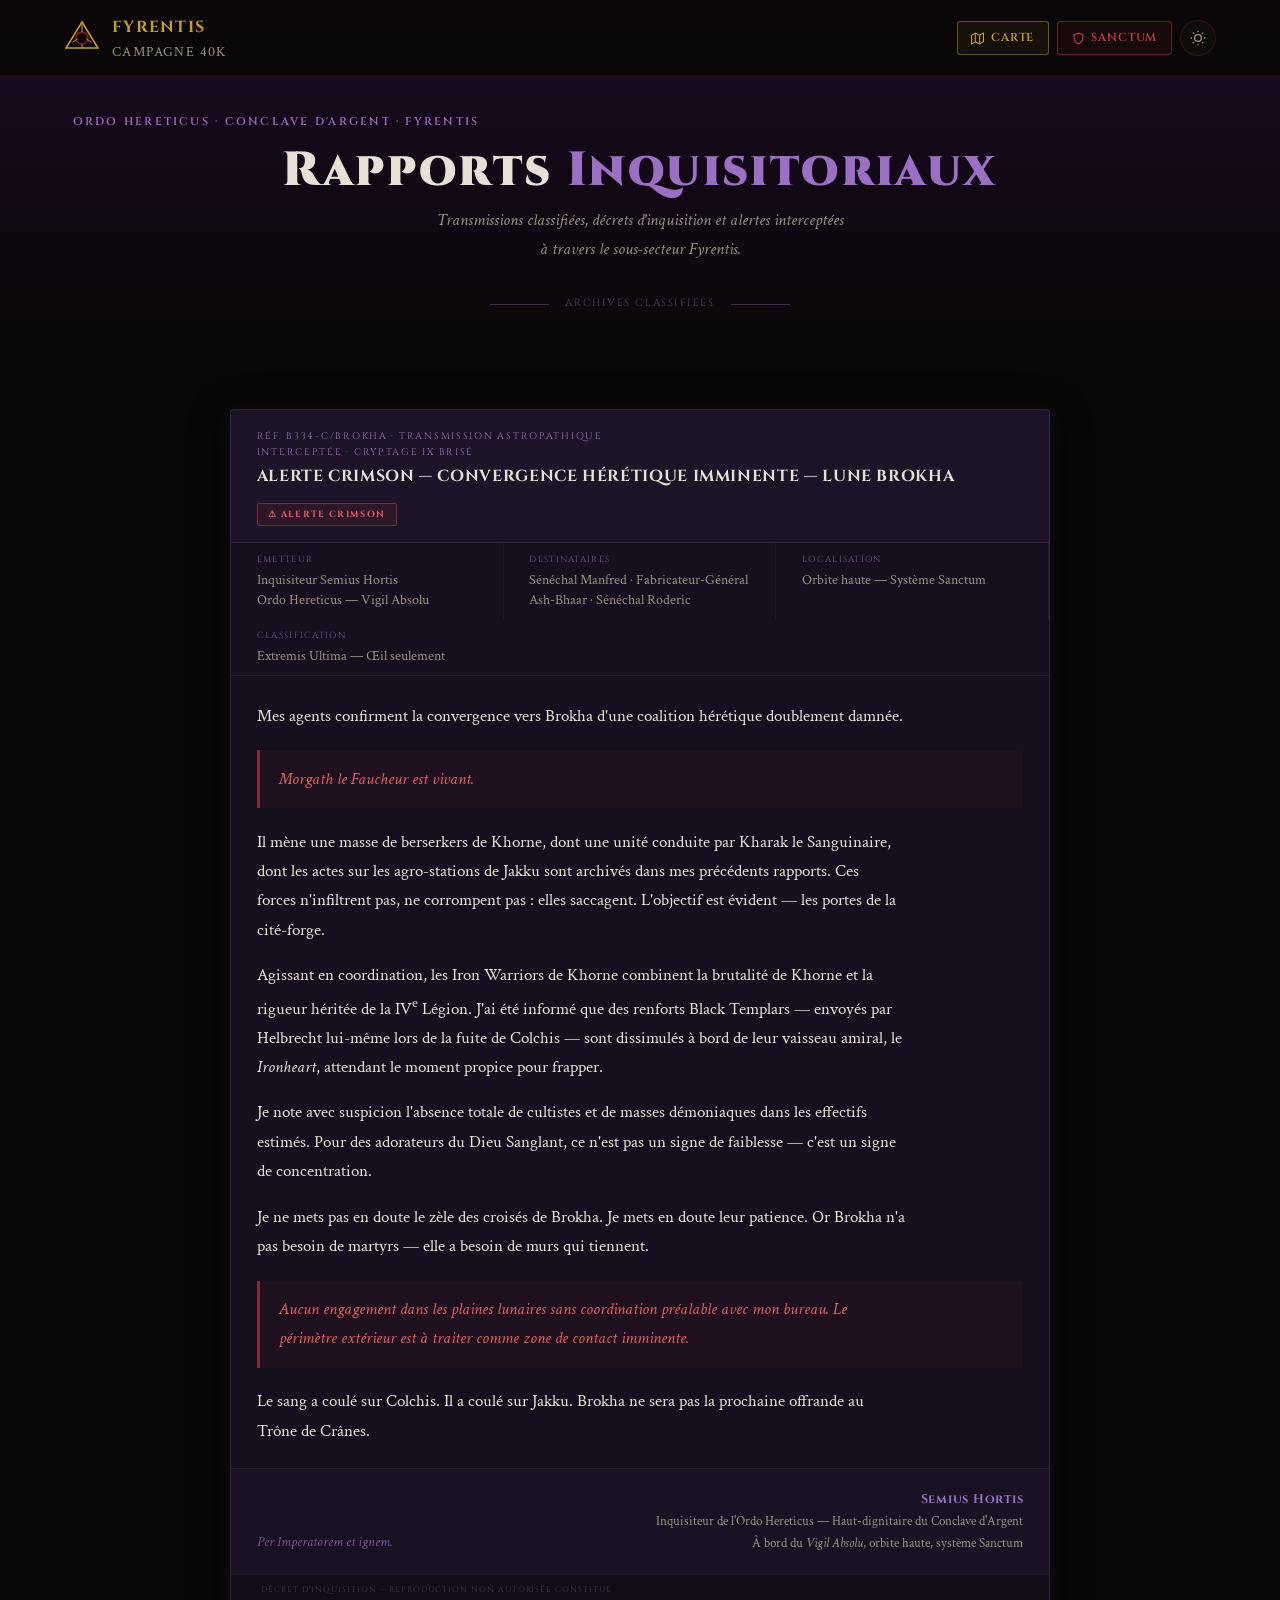
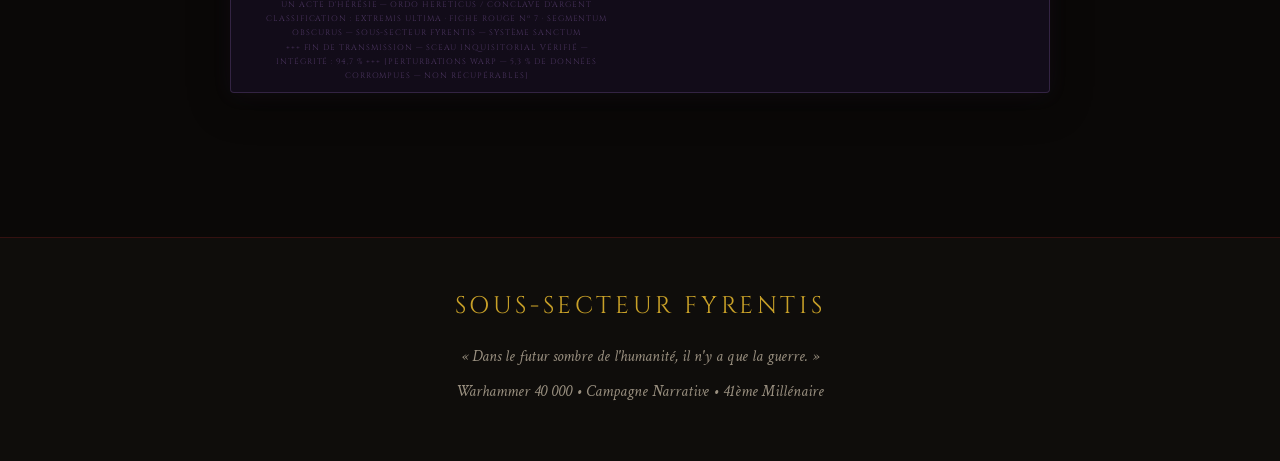
<file: rapports-inquisiteurs.html>
<!DOCTYPE html>
<html lang="fr" data-theme="dark">
<head>
  <meta charset="UTF-8">
  <meta name="viewport" content="width=device-width, initial-scale=1.0">
  <title>Rapports Inquisitoriaux — Campagne Fyrentis</title>
  <link rel="preconnect" href="https://fonts.googleapis.com">
  <link rel="preconnect" href="https://fonts.gstatic.com" crossorigin>
  <link href="https://fonts.googleapis.com/css2?family=Cinzel:wght@400;600;700;900&family=Crimson+Text:ital,wght@0,400;0,600;1,400&display=swap" rel="stylesheet">
  <link rel="stylesheet" href="assets/css/style.css">
  <style>
    /* ── BOUTONS DE NAVIGATION PAGES ───────────────────────────────────── */
    .nav-page-links {
      display: flex;
      gap: 0.5rem;
      align-items: center;
    }
    .btn-nav-page {
      display: inline-flex;
      align-items: center;
      gap: 0.4rem;
      padding: 0.4rem 0.85rem;
      font-family: 'Cinzel', serif;
      font-size: 0.72rem;
      font-weight: 600;
      letter-spacing: 0.08em;
      text-transform: uppercase;
      text-decoration: none;
      border-radius: 3px;
      border: 1px solid;
      transition: background 180ms ease, color 180ms ease, border-color 180ms ease, box-shadow 180ms ease;
      cursor: pointer;
      white-space: nowrap;
    }
    .btn-nav-page--carte {
      color: #c8a028;
      border-color: rgba(200, 160, 40, 0.45);
      background: rgba(200, 160, 40, 0.07);
    }
    .btn-nav-page--carte:hover {
      background: rgba(200, 160, 40, 0.18);
      border-color: #c8a028;
      box-shadow: 0 0 10px rgba(200, 160, 40, 0.25);
      color: #e8c050;
    }
    .btn-nav-page--sanctum {
      color: #c84040;
      border-color: rgba(200, 60, 60, 0.45);
      background: rgba(200, 60, 60, 0.07);
    }
    .btn-nav-page--sanctum:hover {
      background: rgba(200, 60, 60, 0.18);
      border-color: #c84040;
      box-shadow: 0 0 10px rgba(200, 60, 60, 0.25);
      color: #e06060;
    }
    [data-theme="light"] .btn-nav-page--carte { color: #8a6800; border-color: rgba(138, 104, 0, 0.4); background: rgba(138, 104, 0, 0.06); }
    [data-theme="light"] .btn-nav-page--carte:hover { background: rgba(138, 104, 0, 0.14); border-color: #8a6800; }
    [data-theme="light"] .btn-nav-page--sanctum { color: #8b1c1c; border-color: rgba(139, 28, 28, 0.4); background: rgba(139, 28, 28, 0.06); }
    [data-theme="light"] .btn-nav-page--sanctum:hover { background: rgba(139, 28, 28, 0.14); border-color: #8b1c1c; }
    @media (max-width: 600px) {
      .nav-page-links { gap: 0.35rem; }
      .btn-nav-page { font-size: 0.65rem; padding: 0.35rem 0.6rem; }
    }

    /* ── PAGE INQUISITORIALE ────────────────────────────────────────── */
    .inquisition-hero {
      padding: 7rem 1.5rem 3rem;
      text-align: center;
      background: linear-gradient(180deg, rgba(40, 10, 60, 0.55) 0%, transparent 100%);
    }
    [data-theme="light"] .inquisition-hero {
      background: linear-gradient(180deg, rgba(200, 180, 230, 0.25) 0%, transparent 100%);
    }
    .inquisition-eyebrow {
      font-family: 'Cinzel', serif;
      font-size: 0.7rem;
      font-weight: 600;
      letter-spacing: 0.2em;
      text-transform: uppercase;
      color: #9b6fc4;
      margin-bottom: 0.75rem;
    }
    .inquisition-title {
      font-family: 'Cinzel', serif;
      font-size: clamp(1.8rem, 4vw, 3rem);
      font-weight: 900;
      letter-spacing: 0.05em;
      color: var(--color-text, #cdccca);
      line-height: 1.15;
      margin-bottom: 0.5rem;
    }
    .inquisition-title span {
      color: #9b6fc4;
    }
    .inquisition-subtitle {
      font-family: 'Crimson Text', serif;
      font-size: 1.05rem;
      font-style: italic;
      color: var(--color-text-muted, #797876);
      max-width: 52ch;
      margin: 0 auto 0;
    }
    .inquisition-ornament {
      display: flex;
      align-items: center;
      gap: 1rem;
      margin: 2rem auto 0;
      max-width: 300px;
      color: rgba(155, 111, 196, 0.5);
      font-family: 'Cinzel', serif;
      font-size: 0.65rem;
      letter-spacing: 0.15em;
      text-transform: uppercase;
    }
    .inquisition-ornament::before,
    .inquisition-ornament::after {
      content: '';
      flex: 1;
      height: 1px;
      background: rgba(155, 111, 196, 0.35);
    }

    /* ── LISTE RAPPORTS ─────────────────────────────────────────────── */
    .rapports-section {
      padding: 3rem 1.5rem 6rem;
    }
    .rapports-container {
      max-width: 820px;
      margin: 0 auto;
    }

    /* ── FICHE RAPPORT ──────────────────────────────────────────────── */
    .rapport-doc {
      position: relative;
      background: rgba(30, 20, 45, 0.65);
      border: 1px solid rgba(155, 111, 196, 0.22);
      border-radius: 4px;
      margin-bottom: 3rem;
      overflow: hidden;
      box-shadow: 0 2px 20px rgba(155, 111, 196, 0.07), 0 8px 40px rgba(0,0,0,0.35);
    }
    [data-theme="light"] .rapport-doc {
      background: rgba(245, 240, 255, 0.7);
      border-color: rgba(90, 42, 138, 0.2);
      box-shadow: 0 2px 16px rgba(90, 42, 138, 0.08), 0 4px 20px rgba(0,0,0,0.06);
    }
    .rapport-doc-header {
      display: flex;
      align-items: flex-start;
      justify-content: space-between;
      gap: 1rem;
      padding: 1.2rem 1.6rem 1rem;
      border-bottom: 1px solid rgba(155, 111, 196, 0.18);
      background: rgba(155, 111, 196, 0.06);
      flex-wrap: wrap;
    }
    [data-theme="light"] .rapport-doc-header {
      background: rgba(90, 42, 138, 0.05);
      border-bottom-color: rgba(90, 42, 138, 0.15);
    }
    .rapport-ref {
      font-family: 'Cinzel', serif;
      font-size: 0.6rem;
      letter-spacing: 0.18em;
      text-transform: uppercase;
      color: #9b6fc4;
      margin-bottom: 0.25rem;
    }
    .rapport-title {
      font-family: 'Cinzel', serif;
      font-size: 1rem;
      font-weight: 700;
      color: var(--color-text, #cdccca);
      letter-spacing: 0.04em;
      text-transform: uppercase;
      line-height: 1.3;
    }
    .rapport-badge {
      display: inline-block;
      padding: 0.2rem 0.65rem;
      font-family: 'Cinzel', serif;
      font-size: 0.56rem;
      font-weight: 700;
      letter-spacing: 0.15em;
      text-transform: uppercase;
      border-radius: 2px;
      white-space: nowrap;
      flex-shrink: 0;
    }
    .rapport-badge--crimson {
      color: #e06060;
      border: 1px solid rgba(200, 60, 60, 0.5);
      background: rgba(200, 60, 60, 0.1);
    }
    .rapport-meta-grid {
      display: grid;
      grid-template-columns: repeat(auto-fill, minmax(220px, 1fr));
      gap: 0;
      border-bottom: 1px solid rgba(155, 111, 196, 0.12);
    }
    .rapport-meta-item {
      padding: 0.55rem 1.6rem;
      border-right: 1px solid rgba(155, 111, 196, 0.1);
    }
    .rapport-meta-item:last-child { border-right: none; }
    .rapport-meta-label {
      font-family: 'Cinzel', serif;
      font-size: 0.55rem;
      letter-spacing: 0.15em;
      text-transform: uppercase;
      color: rgba(155, 111, 196, 0.7);
      margin-bottom: 0.2rem;
    }
    .rapport-meta-value {
      font-family: 'Crimson Text', serif;
      font-size: 0.9rem;
      color: var(--color-text-muted, #797876);
      line-height: 1.4;
    }
    .rapport-body {
      padding: 1.6rem 1.6rem 1.4rem;
    }
    .rapport-body p {
      font-family: 'Crimson Text', serif;
      font-size: 1.05rem;
      line-height: 1.75;
      color: var(--color-text, #cdccca);
      margin-bottom: 1rem;
      max-width: 72ch;
    }
    .rapport-body p:last-child { margin-bottom: 0; }
    .rapport-alerte {
      margin: 1.2rem 0;
      padding: 0.9rem 1.2rem;
      border-left: 3px solid rgba(200, 60, 60, 0.6);
      background: rgba(200, 60, 60, 0.06);
      border-radius: 0 3px 3px 0;
    }
    [data-theme="light"] .rapport-alerte {
      background: rgba(200, 60, 60, 0.04);
    }
    .rapport-alerte p {
      color: #e06060 !important;
      font-style: italic;
      margin-bottom: 0 !important;
    }
    [data-theme="light"] .rapport-alerte p { color: #8b1c1c !important; }
    .rapport-signature {
      padding: 1.2rem 1.6rem;
      border-top: 1px solid rgba(155, 111, 196, 0.15);
      background: rgba(155, 111, 196, 0.03);
      display: flex;
      align-items: flex-end;
      justify-content: space-between;
      gap: 1rem;
      flex-wrap: wrap;
    }
    .rapport-sig-formula {
      font-family: 'Crimson Text', serif;
      font-size: 0.9rem;
      font-style: italic;
      color: rgba(155, 111, 196, 0.7);
    }
    .rapport-sig-name {
      font-family: 'Cinzel', serif;
      font-size: 0.78rem;
      font-weight: 700;
      letter-spacing: 0.06em;
      color: #9b6fc4;
      text-align: right;
    }
    .rapport-sig-sub {
      font-family: 'Crimson Text', serif;
      font-size: 0.8rem;
      color: var(--color-text-muted, #797876);
      text-align: right;
      margin-top: 0.1rem;
    }
    .rapport-footer-stamp {
      padding: 0.5rem 1.6rem;
      background: rgba(0,0,0,0.2);
      border-top: 1px solid rgba(155, 111, 196, 0.1);
    }
    [data-theme="light"] .rapport-footer-stamp { background: rgba(90, 42, 138, 0.04); }
    .rapport-footer-stamp p {
      font-family: 'Cinzel', serif;
      font-size: 0.5rem;
      letter-spacing: 0.12em;
      text-transform: uppercase;
      color: rgba(155, 111, 196, 0.4);
      text-align: center;
      line-height: 1.8;
    }
  </style>
</head>
<body>

<nav class="nav" id="nav">
  <div class="nav-inner">
    <a href="index.html" class="nav-logo" aria-label="Campagne Fyrentis">
      <svg class="nav-logo-icon" viewBox="0 0 36 36" fill="none" aria-hidden="true">
        <polygon points="18,2 34,28 2,28" fill="none" stroke="currentColor" stroke-width="1.5" color="#c8a028"/>
        <circle cx="18" cy="18" r="6" fill="none" stroke="currentColor" stroke-width="1.5" color="#8b1c1c"/>
        <line x1="18" y1="2" x2="18" y2="12" stroke="currentColor" stroke-width="1" color="#c8a028"/>
        <line x1="18" y1="24" x2="18" y2="28" stroke="currentColor" stroke-width="1" color="#c8a028"/>
        <line x1="8.5" y1="22.3" x2="13.5" y2="18.9" stroke="currentColor" stroke-width="1" color="#c8a028"/>
        <line x1="27.5" y1="22.3" x2="22.5" y2="18.9" stroke="currentColor" stroke-width="1" color="#c8a028"/>
      </svg>
      <div>
        <span class="nav-logo-text">Fyrentis</span>
        <span class="nav-logo-sub">Campagne 40K</span>
      </div>
    </a>
    <div class="nav-actions">
      <div class="nav-page-links">
        <a href="carte.html" class="btn-nav-page btn-nav-page--carte" aria-label="Voir la Carte du secteur">
          <svg width="13" height="13" viewBox="0 0 24 24" fill="none" stroke="currentColor" stroke-width="2" aria-hidden="true"><polygon points="1 6 1 22 8 18 16 22 23 18 23 2 16 6 8 2 1 6"/><line x1="8" y1="2" x2="8" y2="18"/><line x1="16" y1="6" x2="16" y2="22"/></svg>
          Carte
        </a>
        <a href="sanctum.html" class="btn-nav-page btn-nav-page--sanctum" aria-label="Accéder au Sanctum">
          <svg width="13" height="13" viewBox="0 0 24 24" fill="none" stroke="currentColor" stroke-width="2" aria-hidden="true"><path d="M12 22s8-4 8-10V5l-8-3-8 3v7c0 6 8 10 8 10z"/></svg>
          Sanctum
        </a>
      </div>
      <button class="btn-theme" data-theme-toggle aria-label="Basculer le thème">
        <svg width="16" height="16" viewBox="0 0 24 24" fill="none" stroke="currentColor" stroke-width="2"><path d="M21 12.79A9 9 0 1 1 11.21 3 7 7 0 0 0 21 12.79z"/></svg>
      </button>
      <button class="nav-mobile-toggle" id="nav-toggle" aria-label="Menu" aria-expanded="false">
        <svg width="18" height="18" viewBox="0 0 24 24" fill="none" stroke="currentColor" stroke-width="2"><line x1="3" y1="6" x2="21" y2="6"/><line x1="3" y1="12" x2="21" y2="12"/><line x1="3" y1="18" x2="21" y2="18"/></svg>
      </button>
    </div>
  </div>
</nav>

<!-- HERO INQUISITION -->
<header class="inquisition-hero" id="top">
  <p class="inquisition-eyebrow">Ordo Hereticus · Conclave d'Argent · Fyrentis</p>
  <h1 class="inquisition-title">Rapports <span>Inquisitoriaux</span></h1>
  <p class="inquisition-subtitle">Transmissions classifiées, décrets d'inquisition et alertes interceptées à travers le sous-secteur Fyrentis.</p>
  <div class="inquisition-ornament">Archives classifiées</div>
</header>

<!-- RAPPORTS -->
<main class="rapports-section">
  <div class="rapports-container">

    <!-- ═══ RAPPORT Nº 1 : INQUISITEUR SEMIUS HORTIS ═══ -->
    <article class="rapport-doc" aria-labelledby="rapport-hortis-titre">

      <div class="rapport-doc-header">
        <div>
          <p class="rapport-ref">Réf. B334-C/BROKHA · Transmission astropathique interceptée · Cryptage IX brisé</p>
          <h2 class="rapport-title" id="rapport-hortis-titre">Alerte Crimson — Convergence hérétique imminente — Lune Brokha</h2>
        </div>
        <span class="rapport-badge rapport-badge--crimson">⚠ Alerte Crimson</span>
      </div>

      <div class="rapport-meta-grid">
        <div class="rapport-meta-item">
          <p class="rapport-meta-label">Émetteur</p>
          <p class="rapport-meta-value">Inquisiteur Semius Hortis<br>Ordo Hereticus — Vigil Absolu</p>
        </div>
        <div class="rapport-meta-item">
          <p class="rapport-meta-label">Destinataires</p>
          <p class="rapport-meta-value">Sénéchal Manfred · Fabricateur-Général Ash-Bhaar · Sénéchal Roderic</p>
        </div>
        <div class="rapport-meta-item">
          <p class="rapport-meta-label">Localisation</p>
          <p class="rapport-meta-value">Orbite haute — Système Sanctum</p>
        </div>
        <div class="rapport-meta-item">
          <p class="rapport-meta-label">Classification</p>
          <p class="rapport-meta-value">Extremis Ultima — Œil seulement</p>
        </div>
      </div>

      <div class="rapport-body">
        <p>Mes agents confirment la convergence vers Brokha d'une coalition hérétique doublement damnée.</p>

        <div class="rapport-alerte">
          <p>Morgath le Faucheur est vivant.</p>
        </div>

        <p>Il mène une masse de berserkers de Khorne, dont une unité conduite par Kharak le Sanguinaire, dont les actes sur les agro-stations de Jakku sont archivés dans mes précédents rapports. Ces forces n'infiltrent pas, ne corrompent pas : elles saccagent. L'objectif est évident — les portes de la cité-forge.</p>

        <p>Agissant en coordination, les Iron Warriors de Khorne combinent la brutalité de Khorne et la rigueur héritée de la IV<sup>e</sup> Légion. J'ai été informé que des renforts Black Templars — envoyés par Helbrecht lui-même lors de la fuite de Colchis — sont dissimulés à bord de leur vaisseau amiral, le <em>Ironheart</em>, attendant le moment propice pour frapper.</p>

        <p>Je note avec suspicion l'absence totale de cultistes et de masses démoniaques dans les effectifs estimés. Pour des adorateurs du Dieu Sanglant, ce n'est pas un signe de faiblesse — c'est un signe de concentration.</p>

        <p>Je ne mets pas en doute le zèle des croisés de Brokha. Je mets en doute leur patience. Or Brokha n'a pas besoin de martyrs — elle a besoin de murs qui tiennent.</p>

        <div class="rapport-alerte">
          <p>Aucun engagement dans les plaines lunaires sans coordination préalable avec mon bureau. Le périmètre extérieur est à traiter comme zone de contact imminente.</p>
        </div>

        <p>Le sang a coulé sur Colchis. Il a coulé sur Jakku. Brokha ne sera pas la prochaine offrande au Trône de Crânes.</p>
      </div>

      <div class="rapport-signature">
        <p class="rapport-sig-formula">Per Imperatorem et ignem.</p>
        <div>
          <p class="rapport-sig-name">Semius Hortis</p>
          <p class="rapport-sig-sub">Inquisiteur de l'Ordo Hereticus — Haut-dignitaire du Conclave d'Argent<br>À bord du <em>Vigil Absolu</em>, orbite haute, système Sanctum</p>
        </div>
      </div>

      <div class="rapport-footer-stamp">
        <p>Décret d'Inquisition — Reproduction non autorisée constitue un acte d'hérésie — Ordo Hereticus / Conclave d'Argent</p>
        <p>Classification : Extremis Ultima · Fiche Rouge Nº 7 · Segmentum Obscurus — Sous-secteur Fyrentis — Système Sanctum</p>
        <p>+++ Fin de transmission — Sceau inquisitorial vérifié — Intégrité : 94,7 % +++ [Perturbations Warp — 5,3 % de données corrompues — Non récupérables]</p>
      </div>

    </article>
    <!-- Futurs rapports à ajouter ici -->

  </div>
</main>

<footer>
  <div class="container">
    <div class="footer-logo">Sous-Secteur Fyrentis</div>
    <p class="footer-line">« Dans le futur sombre de l'humanité, il n'y a que la guerre. »</p>
    <p class="footer-line">Warhammer 40 000 • Campagne Narrative • 41ème Millénaire</p>
  </div>
</footer>

<a href="#top" class="back-top" id="back-top" aria-label="Retour en haut">
  <svg width="16" height="16" viewBox="0 0 24 24" fill="none" stroke="currentColor" stroke-width="2"><polyline points="18 15 12 9 6 15"/></svg>
</a>

<script>
(function () {
  // ── THEME TOGGLE
  const themeBtn = document.querySelector('[data-theme-toggle]');
  const root = document.documentElement;
  let theme = root.getAttribute('data-theme') || (matchMedia('(prefers-color-scheme: dark)').matches ? 'dark' : 'light');
  root.setAttribute('data-theme', theme);
  function updateThemeBtn() {
    if (!themeBtn) return;
    themeBtn.innerHTML = theme === 'dark'
      ? '<svg width="16" height="16" viewBox="0 0 24 24" fill="none" stroke="currentColor" stroke-width="2"><circle cx="12" cy="12" r="5"/><path d="M12 1v2M12 21v2M4.22 4.22l1.42 1.42M18.36 18.36l1.42 1.42M1 12h2M21 12h2M4.22 19.78l1.42-1.42M18.36 5.64l1.42-1.42"/></svg>'
      : '<svg width="16" height="16" viewBox="0 0 24 24" fill="none" stroke="currentColor" stroke-width="2"><path d="M21 12.79A9 9 0 1 1 11.21 3 7 7 0 0 0 21 12.79z"/></svg>';
    themeBtn.setAttribute('aria-label', 'Basculer vers le mode ' + (theme === 'dark' ? 'clair' : 'sombre'));
  }
  updateThemeBtn();
  if (themeBtn) themeBtn.addEventListener('click', () => {
    theme = theme === 'dark' ? 'light' : 'dark';
    root.setAttribute('data-theme', theme);
    updateThemeBtn();
  });

  // ── NAV SCROLL + BACK-TO-TOP
  const nav = document.getElementById('nav');
  window.addEventListener('scroll', () => {
    nav.classList.toggle('nav--scrolled', window.scrollY > 60);
    document.getElementById('back-top').classList.toggle('visible', window.scrollY > 300);
  }, { passive: true });
})();
</script>

</body>
</html>
</file>
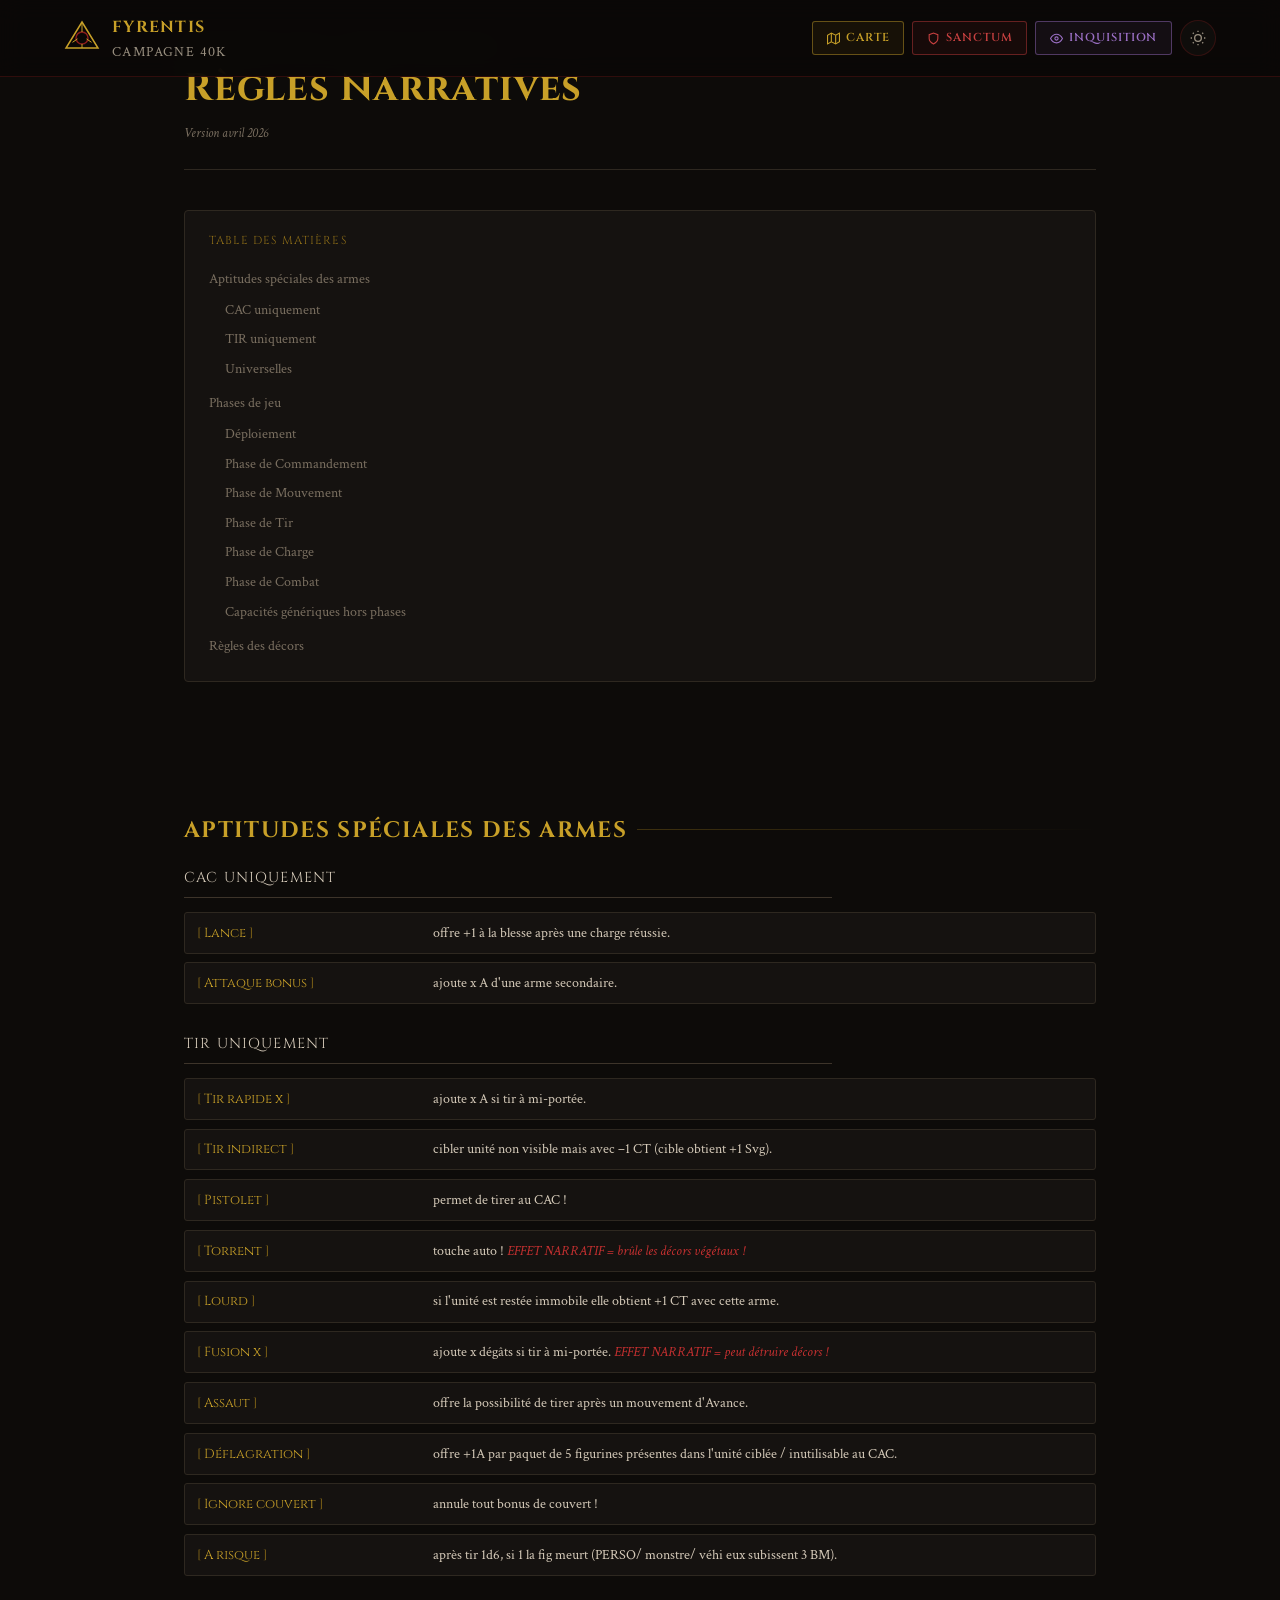
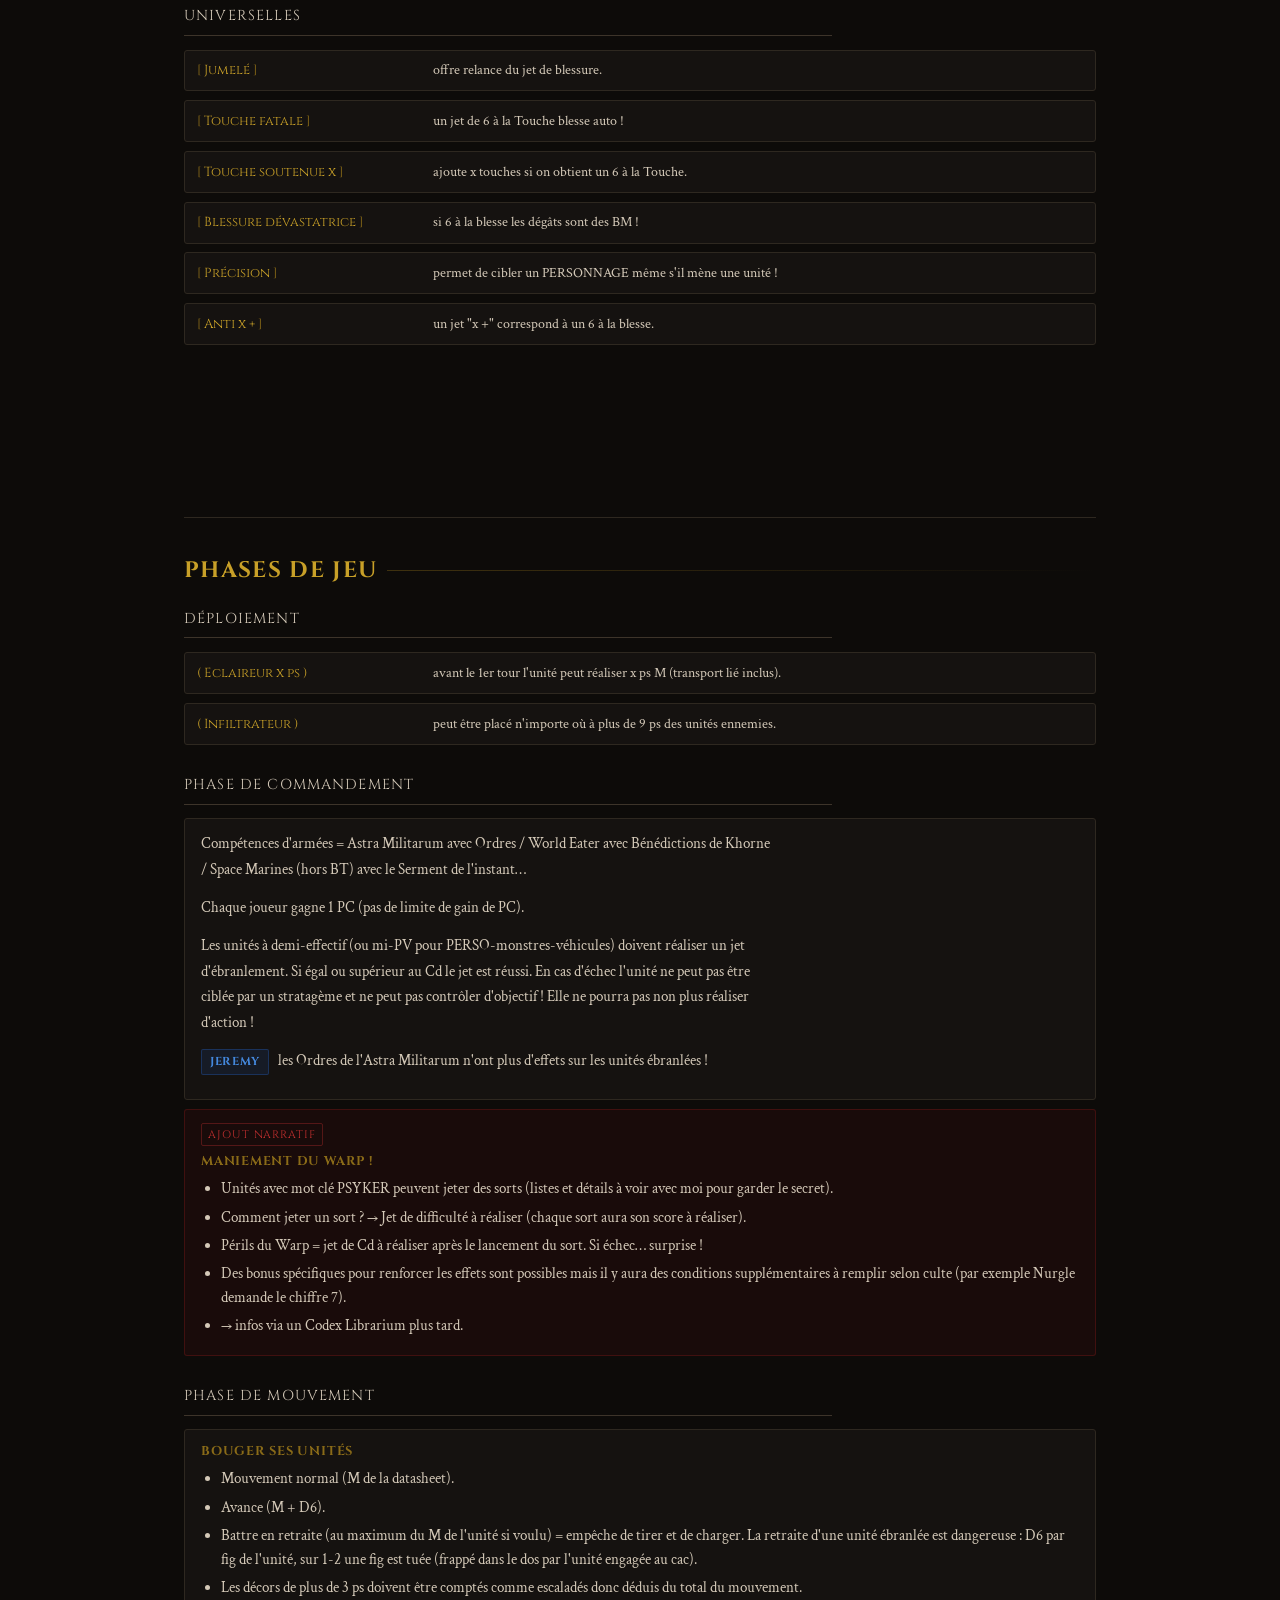
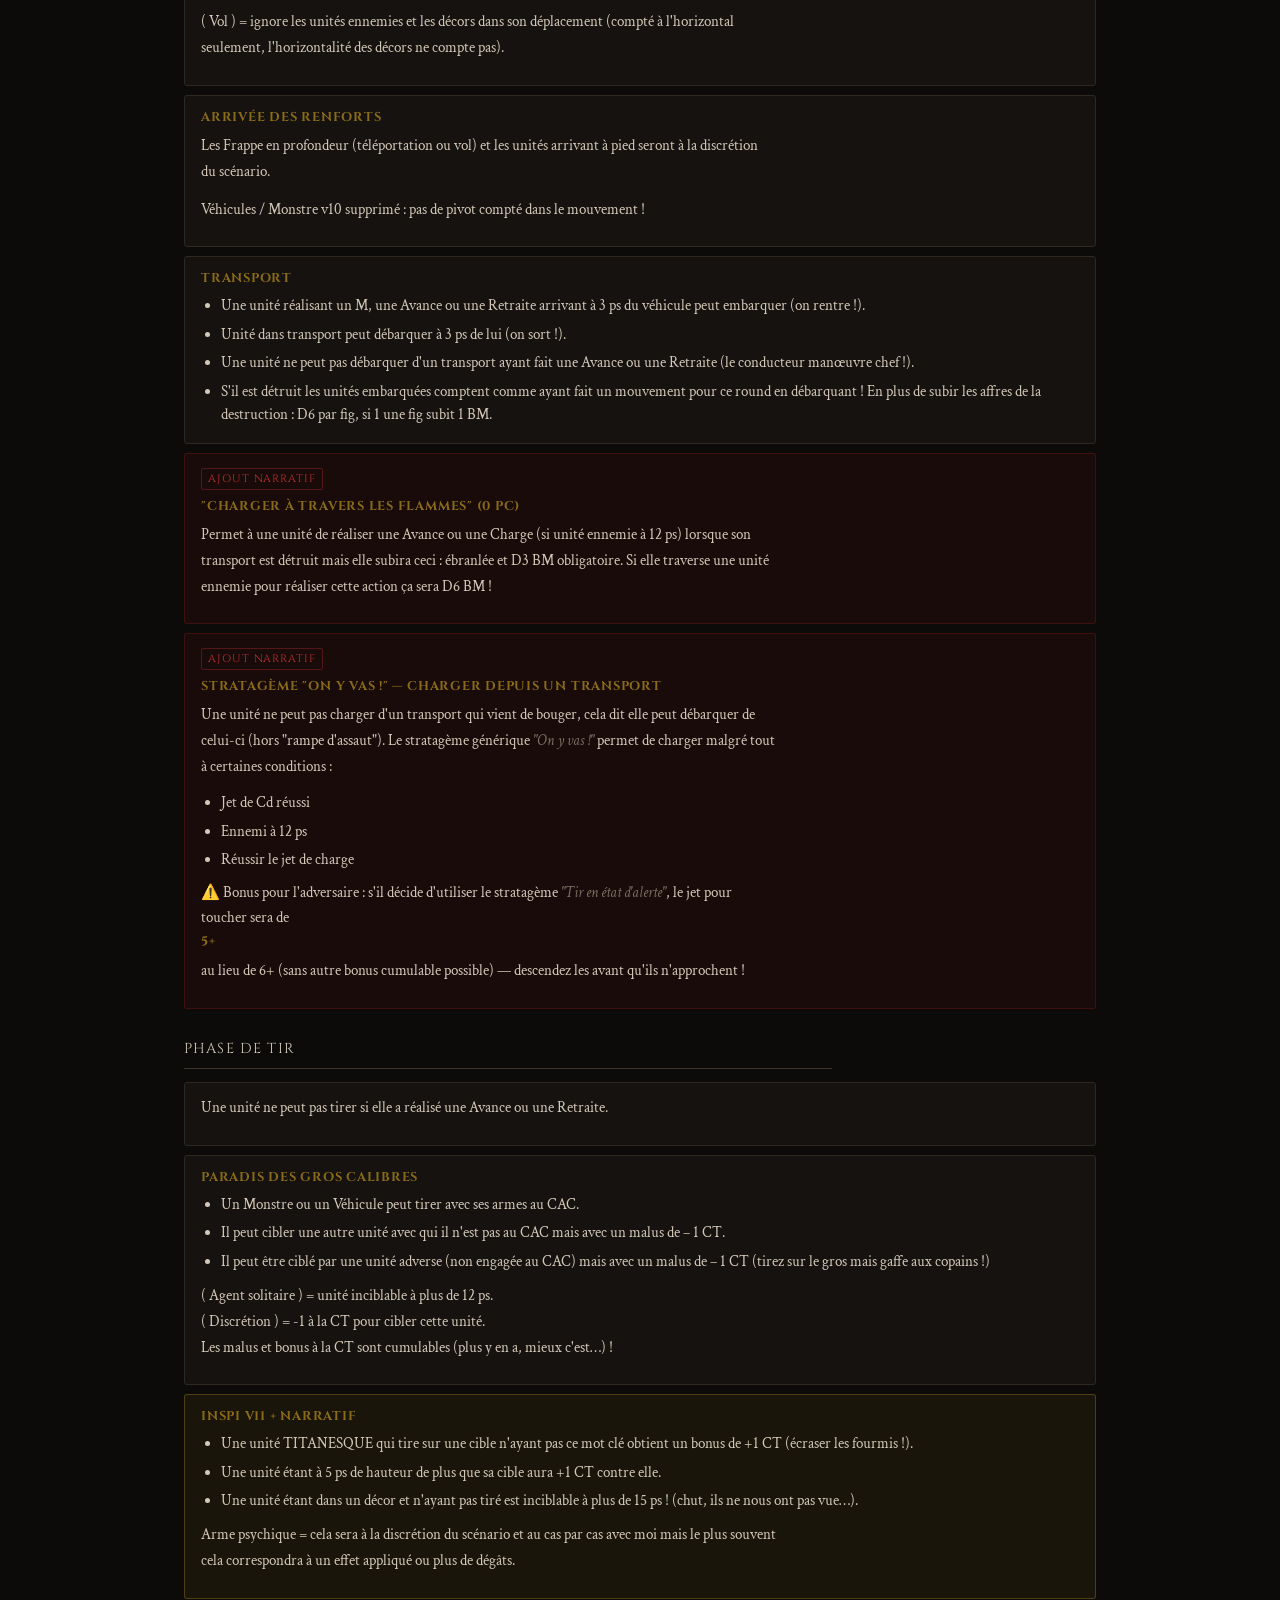
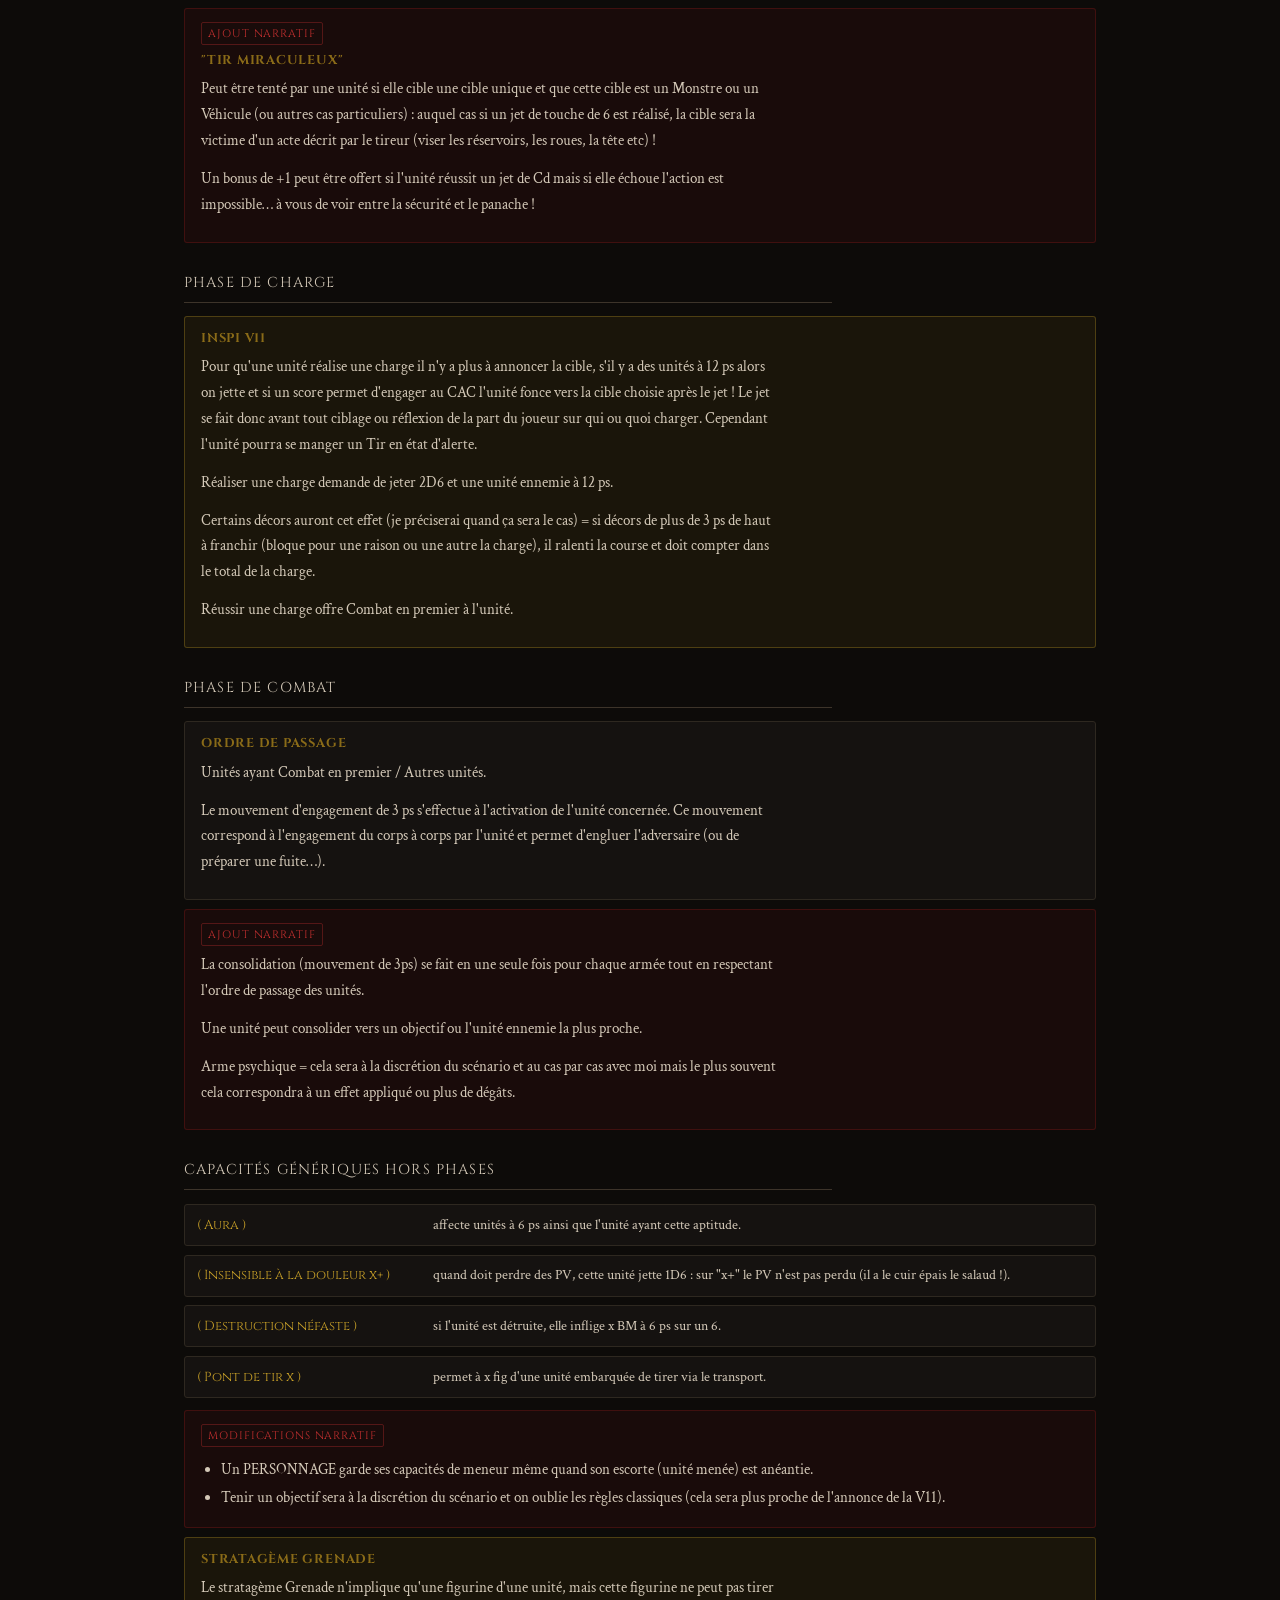
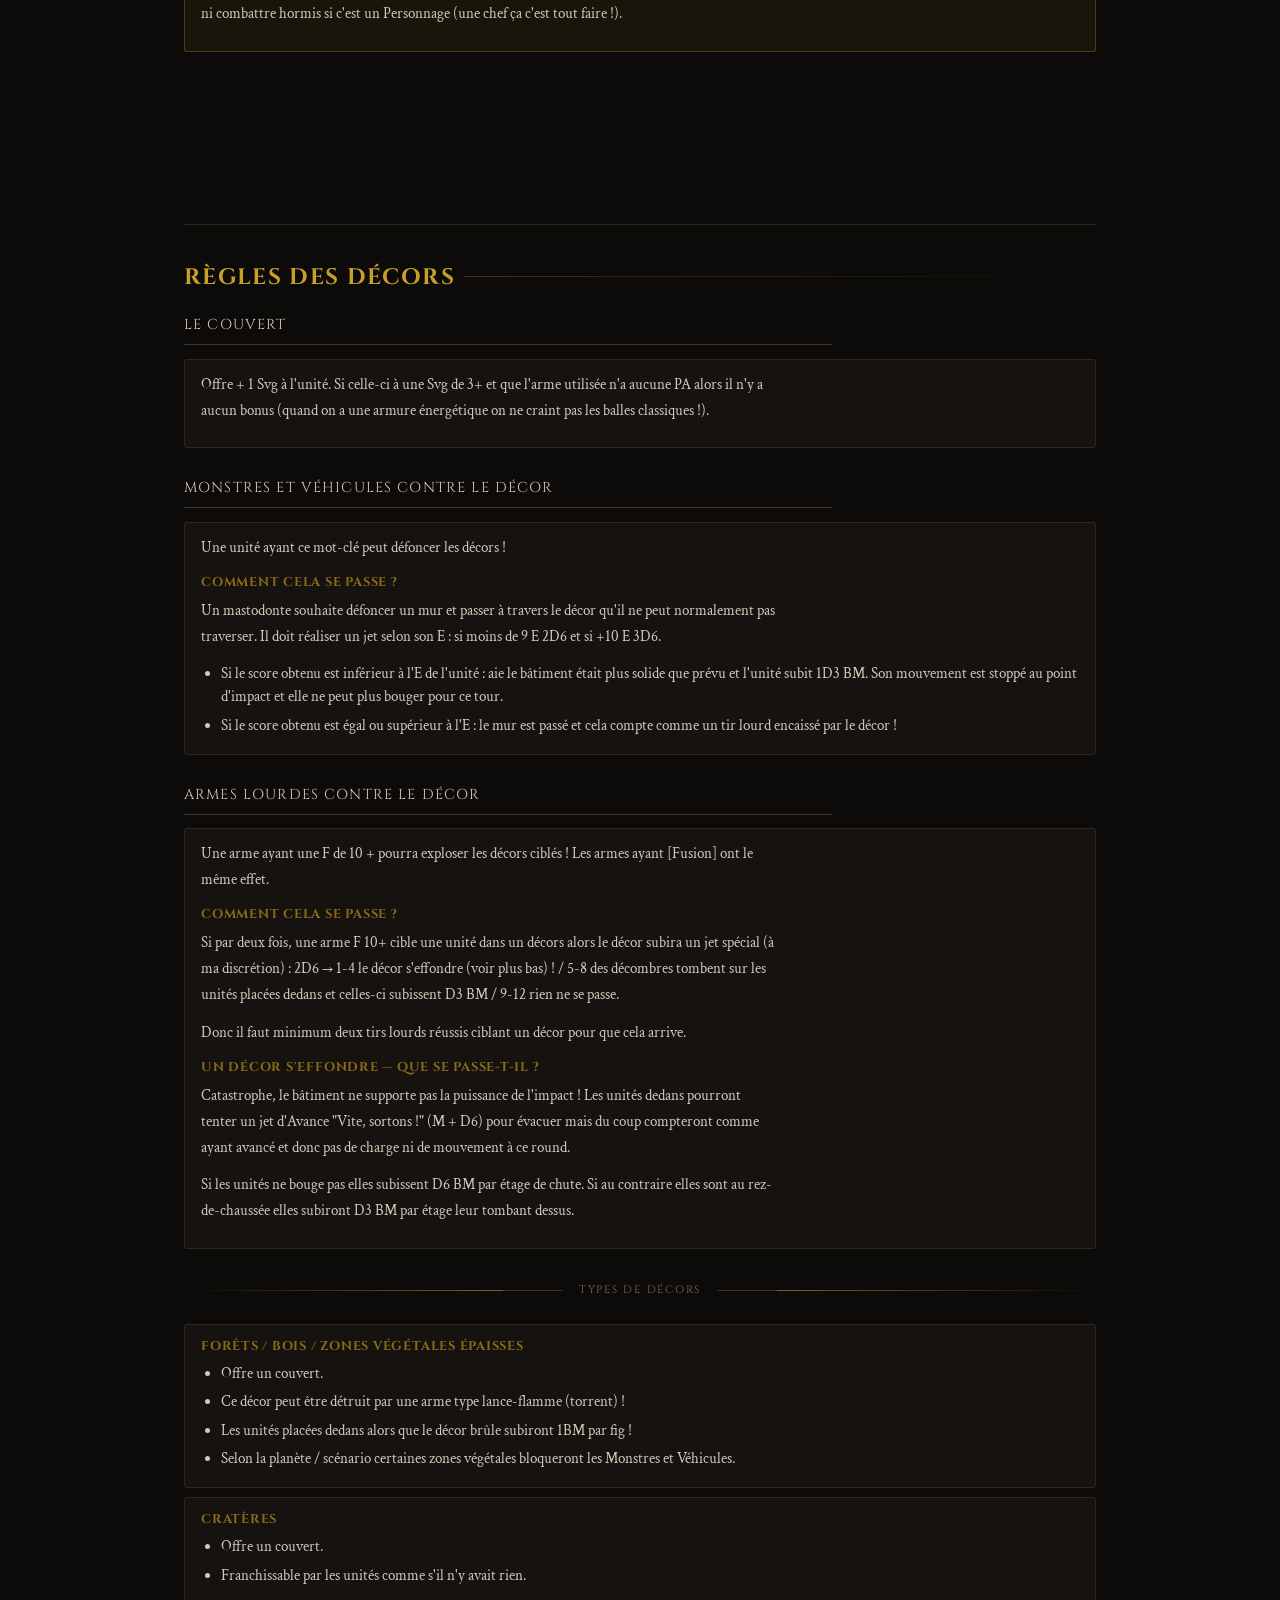
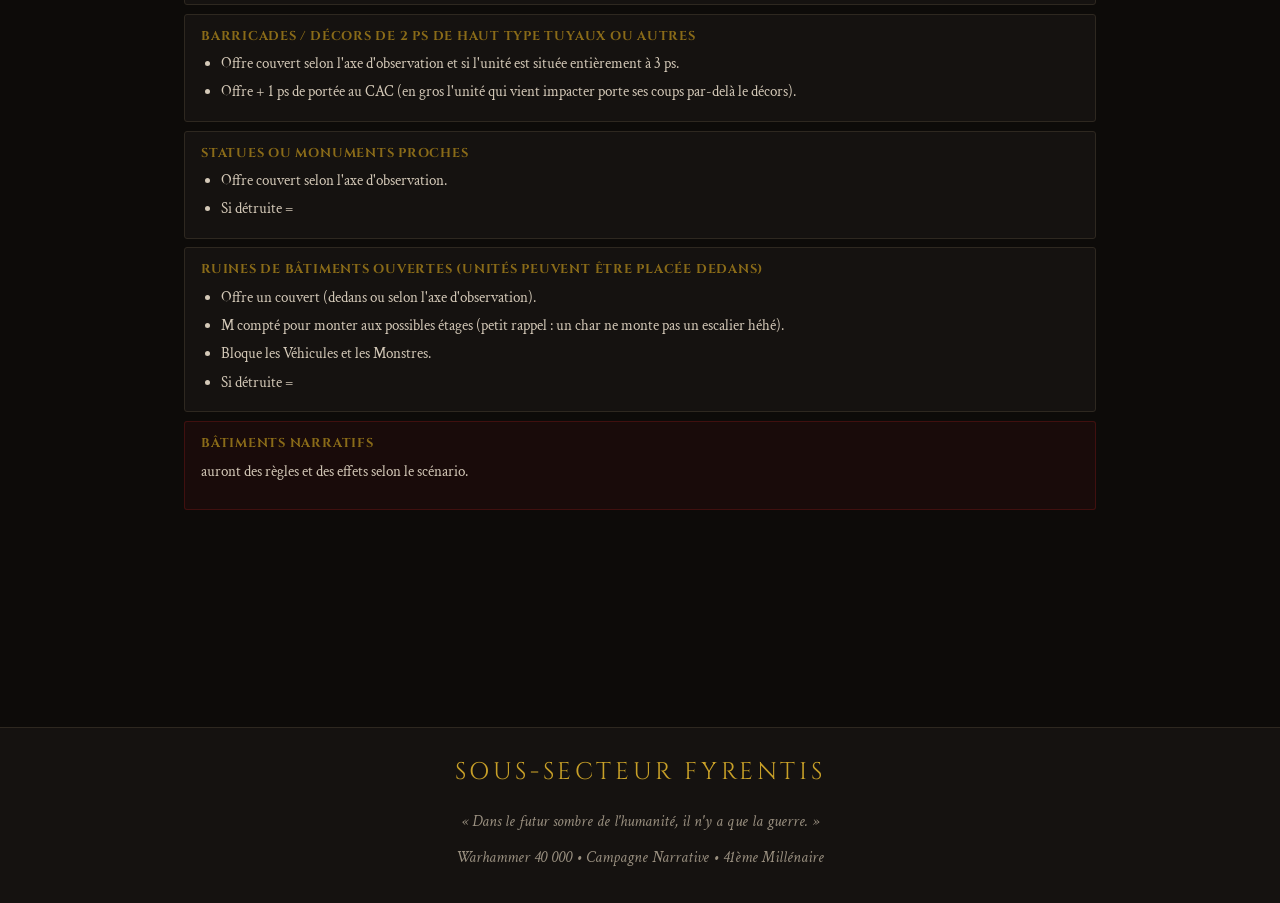
<file: regles.html>
<!DOCTYPE html>
<html lang="fr" data-theme="dark">
<head>
  <meta charset="UTF-8">
  <meta name="viewport" content="width=device-width, initial-scale=1.0">
  <title>Règles Narratives — Fyrentis</title>
  <meta name="description" content="Règles narratives de la campagne Fyrentis, version avril 2026.">
  <link rel="preconnect" href="https://fonts.googleapis.com">
  <link rel="preconnect" href="https://fonts.gstatic.com" crossorigin>
  <link href="https://fonts.googleapis.com/css2?family=Cinzel:wght@400;600;700;900&family=Crimson+Text:ital,wght@0,400;0,600;1,400&display=swap" rel="stylesheet">
  <link rel="stylesheet" href="assets/css/style.css">
  <style>
    /* ── BOUTONS DE NAVIGATION PAGES ─────────────────────────────────────── */
    .nav-page-links {
      display: flex;
      gap: 0.5rem;
      align-items: center;
    }
    .btn-nav-page {
      display: inline-flex;
      align-items: center;
      gap: 0.4rem;
      padding: 0.4rem 0.85rem;
      font-family: 'Cinzel', serif;
      font-size: 0.72rem;
      font-weight: 600;
      letter-spacing: 0.08em;
      text-transform: uppercase;
      text-decoration: none;
      border-radius: 3px;
      border: 1px solid;
      transition: background 180ms ease, color 180ms ease, border-color 180ms ease, box-shadow 180ms ease;
      cursor: pointer;
      white-space: nowrap;
    }
    .btn-nav-page--carte {
      color: #c8a028;
      border-color: rgba(200, 160, 40, 0.45);
      background: rgba(200, 160, 40, 0.07);
    }
    .btn-nav-page--carte:hover {
      background: rgba(200, 160, 40, 0.18);
      border-color: #c8a028;
      box-shadow: 0 0 10px rgba(200, 160, 40, 0.25);
      color: #e8c050;
    }
    .btn-nav-page--sanctum {
      color: #c84040;
      border-color: rgba(200, 60, 60, 0.45);
      background: rgba(200, 60, 60, 0.07);
    }
    .btn-nav-page--sanctum:hover {
      background: rgba(200, 60, 60, 0.18);
      border-color: #c84040;
      box-shadow: 0 0 10px rgba(200, 60, 60, 0.25);
      color: #e06060;
    }
    .btn-nav-page--regles {
      color: #3aa0d8;
      border-color: rgba(58, 160, 216, 0.55);
      background: rgba(58, 160, 216, 0.10);
    }
    .btn-nav-page--regles:hover,
    .btn-nav-page--regles.active {
      background: rgba(58, 160, 216, 0.20);
      border-color: #3aa0d8;
      box-shadow: 0 0 10px rgba(58, 160, 216, 0.30);
      color: #78c8f0;
    }
    .btn-nav-page--inquisition {
      color: #9b6fc4;
      border-color: rgba(155, 111, 196, 0.45);
      background: rgba(155, 111, 196, 0.07);
    }
    .btn-nav-page--inquisition:hover {
      background: rgba(155, 111, 196, 0.18);
      border-color: #9b6fc4;
      box-shadow: 0 0 10px rgba(155, 111, 196, 0.28);
      color: #c090e8;
    }
    [data-theme="light"] .btn-nav-page--carte {
      color: #8a6800;
      border-color: rgba(138, 104, 0, 0.4);
      background: rgba(138, 104, 0, 0.06);
    }
    [data-theme="light"] .btn-nav-page--carte:hover {
      background: rgba(138, 104, 0, 0.14);
      border-color: #8a6800;
    }
    [data-theme="light"] .btn-nav-page--sanctum {
      color: #8b1c1c;
      border-color: rgba(139, 28, 28, 0.4);
      background: rgba(139, 28, 28, 0.06);
    }
    [data-theme="light"] .btn-nav-page--sanctum:hover {
      background: rgba(139, 28, 28, 0.14);
      border-color: #8b1c1c;
    }
    [data-theme="light"] .btn-nav-page--regles {
      color: #0d6c9f;
      border-color: rgba(13, 108, 159, 0.4);
      background: rgba(13, 108, 159, 0.06);
    }
    [data-theme="light"] .btn-nav-page--regles:hover,
    [data-theme="light"] .btn-nav-page--regles.active {
      background: rgba(13, 108, 159, 0.16);
      border-color: #0d6c9f;
      color: #084e74;
    }
    [data-theme="light"] .btn-nav-page--inquisition {
      color: #5a2a8a;
      border-color: rgba(90, 42, 138, 0.4);
      background: rgba(90, 42, 138, 0.06);
    }
    [data-theme="light"] .btn-nav-page--inquisition:hover {
      background: rgba(90, 42, 138, 0.14);
      border-color: #5a2a8a;
    }
    @media (max-width: 600px) {
      .nav-page-links { gap: 0.35rem; }
      .btn-nav-page { font-size: 0.65rem; padding: 0.35rem 0.6rem; }
    }

    /* ── LAYOUT PAGE ─────────────────────────────────────────────────────── */
    :root {
      --bg:        #0d0b09;
      --surface:   #151210;
      --surface-2: #1c1815;
      --border:    #2e2820;
      --text:      #d4c9b8;
      --muted:     #7a6f60;
      --faint:     #3d342a;
      --gold:      #c8a028;
      --gold-dim:  #8a6b18;
      --red:       #8b1c1c;
      --red-bright:#c43030;
    }
    [data-theme="light"] {
      --bg:        #f5f2ec;
      --surface:   #ede9e0;
      --surface-2: #e4dfd4;
      --border:    #ccc4b0;
      --text:      #2a2218;
      --muted:     #6a5f4a;
      --faint:     #bfb8a8;
      --gold:      #8a6800;
      --gold-dim:  #6a5000;
      --red:       #8b1c1c;
      --red-bright:#a02020;
    }

    body { background: var(--bg); color: var(--text); font-family: 'Crimson Text', Georgia, serif; min-height: 100dvh; display: flex; flex-direction: column; }

    .page-wrap { max-width: 960px; margin: 0 auto; padding: 2.5rem 1.5rem 4rem; flex: 1; }

    /* PAGE HEADER */
    .page-header { margin-bottom: 2.5rem; padding-bottom: 1.5rem; border-bottom: 1px solid var(--border); }
    .page-eyebrow { font-family: 'Cinzel', serif; font-size: 0.7rem; text-transform: uppercase; letter-spacing: 0.12em; color: var(--gold-dim); margin-bottom: 0.5rem; }
    .page-title { font-family: 'Cinzel', serif; font-size: clamp(1.6rem, 4vw, 2.4rem); color: var(--gold); line-height: 1.15; margin-bottom: 0.75rem; }
    .page-version { font-size: 0.8rem; color: var(--muted); font-style: italic; }

    /* TOC */
    .toc { background: var(--surface); border: 1px solid var(--border); border-radius: 4px; padding: 1.25rem 1.5rem; margin-bottom: 2.5rem; }
    .toc-title { font-family: 'Cinzel', serif; font-size: 0.72rem; text-transform: uppercase; letter-spacing: 0.1em; color: var(--gold-dim); margin-bottom: 0.75rem; }
    .toc-list { list-style: none; display: flex; flex-direction: column; gap: 0.35rem; }
    .toc-list a { font-size: 0.88rem; color: var(--muted); text-decoration: none; transition: color 0.18s; }
    .toc-list a:hover { color: var(--gold); }
    .toc-list .toc-sub { padding-left: 1rem; font-size: 0.82rem; }

    /* SECTIONS */
    .rules-section { margin-bottom: 3rem; scroll-margin-top: 4rem; }
    .rules-section + .rules-section { border-top: 1px solid var(--border); padding-top: 2.5rem; }
    .section-title { font-family: 'Cinzel', serif; font-size: clamp(1.05rem, 2.5vw, 1.4rem); color: var(--gold); letter-spacing: 0.06em; margin-bottom: 1.5rem; display: flex; align-items: center; gap: 0.6rem; }
    .section-title::after { content: ''; flex: 1; height: 1px; background: linear-gradient(to right, var(--gold-dim), transparent); opacity: 0.4; }
    .subsection { margin-bottom: 1.75rem; }
    .subsection-title { font-family: 'Cinzel', serif; font-size: 0.9rem; color: var(--text); text-transform: uppercase; letter-spacing: 0.08em; margin-bottom: 0.85rem; padding-bottom: 0.4rem; border-bottom: 1px solid var(--faint); }

    /* APTITUDE CARDS */
    .aptitudes-grid { display: flex; flex-direction: column; gap: 0.55rem; }
    .aptitude-row { display: grid; grid-template-columns: 220px 1fr; gap: 0 1rem; padding: 0.55rem 0.75rem; background: var(--surface); border: 1px solid var(--border); border-radius: 3px; align-items: baseline; }
    @media (max-width: 600px) { .aptitude-row { grid-template-columns: 1fr; gap: 0.2rem; } }
    .aptitude-key { font-family: 'Cinzel', serif; font-size: 0.82rem; color: var(--gold); white-space: nowrap; }
    .aptitude-key .bracket { color: var(--gold-dim); }
    .aptitude-val { font-size: 0.9rem; color: var(--text); line-height: 1.5; }
    .aptitude-val .narratif { color: var(--red-bright); font-style: italic; }

    /* RULE BLOCKS */
    .rule-block { padding: 0.75rem 1rem; background: var(--surface); border: 1px solid var(--border); border-radius: 3px; margin-bottom: 0.55rem; font-size: 0.92rem; line-height: 1.6; }
    .rule-block strong { font-family: 'Cinzel', serif; font-size: 0.8rem; color: var(--gold-dim); display: block; margin-bottom: 0.3rem; text-transform: uppercase; letter-spacing: 0.06em; }
    .rule-block ul { padding-left: 1.25rem; margin-top: 0.3rem; }
    .rule-block ul li { margin-bottom: 0.3rem; }
    .rule-block .narratif-tag { display: inline-block; font-family: 'Cinzel', serif; font-size: 0.68rem; text-transform: uppercase; letter-spacing: 0.08em; color: var(--red-bright); border: 1px solid rgba(196,48,48,0.35); border-radius: 2px; padding: 0.1rem 0.4rem; margin-bottom: 0.4rem; }
    .rule-highlight { background: rgba(200,160,40,0.07); border-color: rgba(200,160,40,0.3); }
    .rule-alert { background: rgba(139,28,28,0.1); border-color: rgba(139,28,28,0.35); }

    /* PLAYER TAG */
    .player-tag { display: inline-block; font-family: 'Cinzel', serif; font-size: 0.72rem; font-weight: 700; text-transform: uppercase; letter-spacing: 0.06em; padding: 0.15rem 0.5rem; border-radius: 2px; margin-right: 0.35rem; }
    .player-jeremy { background: rgba(34,85,170,0.15); color: #4488dd; border: 1px solid rgba(34,85,170,0.4); }

    /* PROSE */
    .prose { font-size: 0.95rem; line-height: 1.7; color: var(--text); margin-bottom: 0.75rem; }
    .prose em { color: var(--muted); }

    /* ORNAMENT */
    .ornament { text-align: center; margin: 2rem 0 1.5rem; }
    .ornament span { font-family: 'Cinzel', serif; font-size: 0.68rem; text-transform: uppercase; letter-spacing: 0.16em; color: var(--muted); padding: 0 1rem; position: relative; }
    .ornament span::before, .ornament span::after { content: ''; position: absolute; top: 50%; width: 60px; height: 1px; background: var(--faint); }
    .ornament span::before { right: 100%; }
    .ornament span::after { left: 100%; }

    /* FOOTER */
    footer { background: var(--surface); border-top: 1px solid var(--border); padding: 1.5rem; text-align: center; }
    .footer-line { font-size: 0.78rem; color: var(--muted); font-style: italic; }
  </style>
</head>
<body>

<nav class="nav" id="nav">
  <div class="nav-inner">
    <a href="index.html" class="nav-logo" aria-label="Campagne Fyrentis">
      <svg class="nav-logo-icon" viewBox="0 0 36 36" fill="none" aria-hidden="true">
        <polygon points="18,2 34,28 2,28" fill="none" stroke="currentColor" stroke-width="1.5" color="#c8a028"/>
        <circle cx="18" cy="18" r="6" fill="none" stroke="currentColor" stroke-width="1.5" color="#8b1c1c"/>
        <line x1="18" y1="2" x2="18" y2="12" stroke="currentColor" stroke-width="1" color="#c8a028"/>
        <line x1="18" y1="24" x2="18" y2="28" stroke="currentColor" stroke-width="1" color="#c8a028"/>
        <line x1="8.5" y1="22.3" x2="13.5" y2="18.9" stroke="currentColor" stroke-width="1" color="#c8a028"/>
        <line x1="27.5" y1="22.3" x2="22.5" y2="18.9" stroke="currentColor" stroke-width="1" color="#c8a028"/>
      </svg>
      <div>
        <span class="nav-logo-text">Fyrentis</span>
        <span class="nav-logo-sub">Campagne 40K</span>
      </div>
    </a>
    <div class="nav-actions">
      <div class="nav-page-links">
        <a href="carte.html" class="btn-nav-page btn-nav-page--carte" aria-label="Voir la Carte du secteur">
          <svg width="13" height="13" viewBox="0 0 24 24" fill="none" stroke="currentColor" stroke-width="2" aria-hidden="true"><polygon points="1 6 1 22 8 18 16 22 23 18 23 2 16 6 8 2 1 6"/><line x1="8" y1="2" x2="8" y2="18"/><line x1="16" y1="6" x2="16" y2="22"/></svg>
          Carte
        </a>
        <a href="sanctum.html" class="btn-nav-page btn-nav-page--sanctum" aria-label="Accéder au Sanctum">
          <svg width="13" height="13" viewBox="0 0 24 24" fill="none" stroke="currentColor" stroke-width="2" aria-hidden="true"><path d="M12 22s8-4 8-10V5l-8-3-8 3v7c0 6 8 10 8 10z"/></svg>
          Sanctum
        </a>
        <a href="rapports-inquisiteurs.html" class="btn-nav-page btn-nav-page--inquisition" aria-label="Lire les Rapports Inquisitoriaux">
          <svg width="13" height="13" viewBox="0 0 24 24" fill="none" stroke="currentColor" stroke-width="2" aria-hidden="true"><path d="M1 12s4-8 11-8 11 8 11 8-4 8-11 8-11-8-11-8z"/><circle cx="12" cy="12" r="3"/></svg>
          Inquisition
        </a>
      </div>
      <button class="btn-theme" data-theme-toggle aria-label="Basculer le thème">
        <svg width="16" height="16" viewBox="0 0 24 24" fill="none" stroke="currentColor" stroke-width="2"><path d="M21 12.79A9 9 0 1 1 11.21 3 7 7 0 0 0 21 12.79z"/></svg>
      </button>
      <button class="nav-mobile-toggle" id="nav-toggle" aria-label="Menu" aria-expanded="false">
        <svg width="18" height="18" viewBox="0 0 24 24" fill="none" stroke="currentColor" stroke-width="2"><line x1="3" y1="6" x2="21" y2="6"/><line x1="3" y1="12" x2="21" y2="12"/><line x1="3" y1="18" x2="21" y2="18"/></svg>
      </button>
    </div>
  </div>
</nav>

<main class="page-wrap">

  <header class="page-header">
    <p class="page-eyebrow">Warhammer 40 000 • Campagne Narrative</p>
    <h1 class="page-title">Règles Narratives</h1>
    <p class="page-version">Version avril 2026</p>
  </header>

  <nav class="toc" aria-label="Table des matières">
    <p class="toc-title">Table des matières</p>
    <ul class="toc-list">
      <li><a href="#aptitudes-armes">Aptitudes spéciales des armes</a></li>
      <li class="toc-sub"><a href="#cac">CAC uniquement</a></li>
      <li class="toc-sub"><a href="#tir">TIR uniquement</a></li>
      <li class="toc-sub"><a href="#universelles">Universelles</a></li>
      <li><a href="#phases">Phases de jeu</a></li>
      <li class="toc-sub"><a href="#deploiement">Déploiement</a></li>
      <li class="toc-sub"><a href="#commandement">Phase de Commandement</a></li>
      <li class="toc-sub"><a href="#mouvement">Phase de Mouvement</a></li>
      <li class="toc-sub"><a href="#tir-phase">Phase de Tir</a></li>
      <li class="toc-sub"><a href="#charge">Phase de Charge</a></li>
      <li class="toc-sub"><a href="#combat">Phase de Combat</a></li>
      <li class="toc-sub"><a href="#generiques">Capacités génériques hors phases</a></li>
      <li><a href="#decors">Règles des décors</a></li>
    </ul>
  </nav>

  <section class="rules-section" id="aptitudes-armes">
    <h2 class="section-title">Aptitudes spéciales des armes</h2>

    <div class="subsection" id="cac">
      <p class="subsection-title">CAC uniquement</p>
      <div class="aptitudes-grid">
        <div class="aptitude-row">
          <span class="aptitude-key"><span class="bracket">[</span> Lance <span class="bracket">]</span></span>
          <span class="aptitude-val">offre +1 à la blesse après une charge réussie.</span>
        </div>
        <div class="aptitude-row">
          <span class="aptitude-key"><span class="bracket">[</span> Attaque bonus <span class="bracket">]</span></span>
          <span class="aptitude-val">ajoute x A d'une arme secondaire.</span>
        </div>
      </div>
    </div>

    <div class="subsection" id="tir">
      <p class="subsection-title">TIR uniquement</p>
      <div class="aptitudes-grid">
        <div class="aptitude-row">
          <span class="aptitude-key"><span class="bracket">[</span> Tir rapide x <span class="bracket">]</span></span>
          <span class="aptitude-val">ajoute x A si tir à mi-portée.</span>
        </div>
        <div class="aptitude-row">
          <span class="aptitude-key"><span class="bracket">[</span> Tir indirect <span class="bracket">]</span></span>
          <span class="aptitude-val">cibler unité non visible mais avec –1 CT (cible obtient +1 Svg).</span>
        </div>
        <div class="aptitude-row">
          <span class="aptitude-key"><span class="bracket">[</span> Pistolet <span class="bracket">]</span></span>
          <span class="aptitude-val">permet de tirer au CAC !</span>
        </div>
        <div class="aptitude-row">
          <span class="aptitude-key"><span class="bracket">[</span> Torrent <span class="bracket">]</span></span>
          <span class="aptitude-val">touche auto ! <span class="narratif">EFFET NARRATIF = brûle les décors végétaux !</span></span>
        </div>
        <div class="aptitude-row">
          <span class="aptitude-key"><span class="bracket">[</span> Lourd <span class="bracket">]</span></span>
          <span class="aptitude-val">si l'unité est restée immobile elle obtient +1 CT avec cette arme.</span>
        </div>
        <div class="aptitude-row">
          <span class="aptitude-key"><span class="bracket">[</span> Fusion x <span class="bracket">]</span></span>
          <span class="aptitude-val">ajoute x dégâts si tir à mi-portée. <span class="narratif">EFFET NARRATIF = peut détruire décors !</span></span>
        </div>
        <div class="aptitude-row">
          <span class="aptitude-key"><span class="bracket">[</span> Assaut <span class="bracket">]</span></span>
          <span class="aptitude-val">offre la possibilité de tirer après un mouvement d'Avance.</span>
        </div>
        <div class="aptitude-row">
          <span class="aptitude-key"><span class="bracket">[</span> Déflagration <span class="bracket">]</span></span>
          <span class="aptitude-val">offre +1A par paquet de 5 figurines présentes dans l'unité ciblée / inutilisable au CAC.</span>
        </div>
        <div class="aptitude-row">
          <span class="aptitude-key"><span class="bracket">[</span> Ignore couvert <span class="bracket">]</span></span>
          <span class="aptitude-val">annule tout bonus de couvert !</span>
        </div>
        <div class="aptitude-row">
          <span class="aptitude-key"><span class="bracket">[</span> A risque <span class="bracket">]</span></span>
          <span class="aptitude-val">après tir 1d6, si 1 la fig meurt (PERSO/ monstre/ véhi eux subissent 3 BM).</span>
        </div>
      </div>
    </div>

    <div class="subsection" id="universelles">
      <p class="subsection-title">Universelles</p>
      <div class="aptitudes-grid">
        <div class="aptitude-row">
          <span class="aptitude-key"><span class="bracket">[</span> Jumelé <span class="bracket">]</span></span>
          <span class="aptitude-val">offre relance du jet de blessure.</span>
        </div>
        <div class="aptitude-row">
          <span class="aptitude-key"><span class="bracket">[</span> Touche fatale <span class="bracket">]</span></span>
          <span class="aptitude-val">un jet de 6 à la Touche blesse auto !</span>
        </div>
        <div class="aptitude-row">
          <span class="aptitude-key"><span class="bracket">[</span> Touche soutenue x <span class="bracket">]</span></span>
          <span class="aptitude-val">ajoute x touches si on obtient un 6 à la Touche.</span>
        </div>
        <div class="aptitude-row">
          <span class="aptitude-key"><span class="bracket">[</span> Blessure dévastatrice <span class="bracket">]</span></span>
          <span class="aptitude-val">si 6 à la blesse les dégâts sont des BM !</span>
        </div>
        <div class="aptitude-row">
          <span class="aptitude-key"><span class="bracket">[</span> Précision <span class="bracket">]</span></span>
          <span class="aptitude-val">permet de cibler un PERSONNAGE même s'il mène une unité !</span>
        </div>
        <div class="aptitude-row">
          <span class="aptitude-key"><span class="bracket">[</span> Anti x + <span class="bracket">]</span></span>
          <span class="aptitude-val">un jet "x +" correspond à un 6 à la blesse.</span>
        </div>
      </div>
    </div>
  </section>

  <section class="rules-section" id="phases">
    <h2 class="section-title">Phases de jeu</h2>

    <div class="subsection" id="deploiement">
      <p class="subsection-title">Déploiement</p>
      <div class="aptitudes-grid">
        <div class="aptitude-row">
          <span class="aptitude-key">( Eclaireur x ps )</span>
          <span class="aptitude-val">avant le 1er tour l'unité peut réaliser x ps M (transport lié inclus).</span>
        </div>
        <div class="aptitude-row">
          <span class="aptitude-key">( Infiltrateur )</span>
          <span class="aptitude-val">peut être placé n'importe où à plus de 9 ps des unités ennemies.</span>
        </div>
      </div>
    </div>

    <div class="subsection" id="commandement">
      <p class="subsection-title">Phase de Commandement</p>
      <div class="rule-block">
        <p class="prose">Compétences d'armées = Astra Militarum avec Ordres / World Eater avec Bénédictions de Khorne / Space Marines (hors BT) avec le Serment de l'instant…</p>
        <p class="prose">Chaque joueur gagne 1 PC (pas de limite de gain de PC).</p>
        <p class="prose">Les unités à demi-effectif (ou mi-PV pour PERSO-monstres-véhicules) doivent réaliser un jet d'ébranlement. Si égal ou supérieur au Cd le jet est réussi. En cas d'échec l'unité ne peut pas être ciblée par un stratagème et ne peut pas contrôler d'objectif ! Elle ne pourra pas non plus réaliser d'action !</p>
        <p class="prose"><span class="player-tag player-jeremy">Jeremy</span> les Ordres de l'Astra Militarum n'ont plus d'effets sur les unités ébranlées !</p>
      </div>
      <div class="rule-block rule-alert">
        <span class="narratif-tag">Ajout Narratif</span>
        <strong>Maniement du Warp !</strong>
        <ul>
          <li>Unités avec mot clé PSYKER peuvent jeter des sorts (listes et détails à voir avec moi pour garder le secret).</li>
          <li>Comment jeter un sort ? → Jet de difficulté à réaliser (chaque sort aura son score à réaliser).</li>
          <li>Périls du Warp = jet de Cd à réaliser après le lancement du sort. Si échec… surprise !</li>
          <li>Des bonus spécifiques pour renforcer les effets sont possibles mais il y aura des conditions supplémentaires à remplir selon culte (par exemple Nurgle demande le chiffre 7).</li>
          <li>→ infos via un Codex Librarium plus tard.</li>
        </ul>
      </div>
    </div>

    <div class="subsection" id="mouvement">
      <p class="subsection-title">Phase de Mouvement</p>
      <div class="rule-block">
        <strong>Bouger ses unités</strong>
        <ul>
          <li>Mouvement normal (M de la datasheet).</li>
          <li>Avance (M + D6).</li>
          <li>Battre en retraite (au maximum du M de l'unité si voulu) = empêche de tirer et de charger. La retraite d'une unité ébranlée est dangereuse : D6 par fig de l'unité, sur 1-2 une fig est tuée (frappé dans le dos par l'unité engagée au cac).</li>
          <li>Les décors de plus de 3 ps doivent être comptés comme escaladés donc déduis du total du mouvement.</li>
        </ul>
        <p class="prose" style="margin-top:0.6rem">( Vol ) = ignore les unités ennemies et les décors dans son déplacement (compté à l'horizontal seulement, l'horizontalité des décors ne compte pas).</p>
      </div>
      <div class="rule-block">
        <strong>Arrivée des renforts</strong>
        <p class="prose">Les Frappe en profondeur (téléportation ou vol) et les unités arrivant à pied seront à la discrétion du scénario.</p>
        <p class="prose">Véhicules / Monstre v10 supprimé : pas de pivot compté dans le mouvement !</p>
      </div>
      <div class="rule-block">
        <strong>Transport</strong>
        <ul>
          <li>Une unité réalisant un M, une Avance ou une Retraite arrivant à 3 ps du véhicule peut embarquer (on rentre !).</li>
          <li>Unité dans transport peut débarquer à 3 ps de lui (on sort !).</li>
          <li>Une unité ne peut pas débarquer d'un transport ayant fait une Avance ou une Retraite (le conducteur manœuvre chef !).</li>
          <li>S'il est détruit les unités embarquées comptent comme ayant fait un mouvement pour ce round en débarquant ! En plus de subir les affres de la destruction : D6 par fig, si 1 une fig subit 1 BM.</li>
        </ul>
      </div>
      <div class="rule-block rule-alert">
        <span class="narratif-tag">Ajout Narratif</span>
        <strong>"Charger à travers les flammes" (0 PC)</strong>
        <p class="prose">Permet à une unité de réaliser une Avance ou une Charge (si unité ennemie à 12 ps) lorsque son transport est détruit mais elle subira ceci : ébranlée et D3 BM obligatoire. Si elle traverse une unité ennemie pour réaliser cette action ça sera D6 BM !</p>
      </div>
      <div class="rule-block rule-alert">
        <span class="narratif-tag">Ajout Narratif</span>
        <strong>Stratagème "On y vas !" — Charger depuis un transport</strong>
        <p class="prose">Une unité ne peut pas charger d'un transport qui vient de bouger, cela dit elle peut débarquer de celui-ci (hors "rampe d'assaut"). Le stratagème générique <em>"On y vas !"</em> permet de charger malgré tout à certaines conditions :</p>
        <ul>
          <li>Jet de Cd réussi</li>
          <li>Ennemi à 12 ps</li>
          <li>Réussir le jet de charge</li>
        </ul>
        <p class="prose" style="margin-top:0.5rem">⚠️ Bonus pour l'adversaire : s'il décide d'utiliser le stratagème <em>"Tir en état d'alerte"</em>, le jet pour toucher sera de <strong>5+</strong> au lieu de 6+ (sans autre bonus cumulable possible) — descendez les avant qu'ils n'approchent !</p>
      </div>
    </div>

    <div class="subsection" id="tir-phase">
      <p class="subsection-title">Phase de Tir</p>
      <div class="rule-block">
        <p class="prose">Une unité ne peut pas tirer si elle a réalisé une Avance ou une Retraite.</p>
      </div>
      <div class="rule-block">
        <strong>Paradis des gros calibres</strong>
        <ul>
          <li>Un Monstre ou un Véhicule peut tirer avec ses armes au CAC.</li>
          <li>Il peut cibler une autre unité avec qui il n'est pas au CAC mais avec un malus de – 1 CT.</li>
          <li>Il peut être ciblé par une unité adverse (non engagée au CAC) mais avec un malus de – 1 CT (tirez sur le gros mais gaffe aux copains !)</li>
        </ul>
        <p class="prose" style="margin-top:0.6rem">( Agent solitaire ) = unité inciblable à plus de 12 ps.<br>
        ( Discrétion ) = -1 à la CT pour cibler cette unité.<br>
        Les malus et bonus à la CT sont cumulables (plus y en a, mieux c'est…) !</p>
      </div>
      <div class="rule-block rule-highlight">
        <strong>INSPI V11 + narratif</strong>
        <ul>
          <li>Une unité TITANESQUE qui tire sur une cible n'ayant pas ce mot clé obtient un bonus de +1 CT (écraser les fourmis !).</li>
          <li>Une unité étant à 5 ps de hauteur de plus que sa cible aura +1 CT contre elle.</li>
          <li>Une unité étant dans un décor et n'ayant pas tiré est inciblable à plus de 15 ps ! (chut, ils ne nous ont pas vue…).</li>
        </ul>
        <p class="prose" style="margin-top:0.6rem">Arme psychique = cela sera à la discrétion du scénario et au cas par cas avec moi mais le plus souvent cela correspondra à un effet appliqué ou plus de dégâts.</p>
      </div>
      <div class="rule-block rule-alert">
        <span class="narratif-tag">Ajout Narratif</span>
        <strong>"Tir miraculeux"</strong>
        <p class="prose">Peut être tenté par une unité si elle cible une cible unique et que cette cible est un Monstre ou un Véhicule (ou autres cas particuliers) : auquel cas si un jet de touche de 6 est réalisé, la cible sera la victime d'un acte décrit par le tireur (viser les réservoirs, les roues, la tête etc) !</p>
        <p class="prose">Un bonus de +1 peut être offert si l'unité réussit un jet de Cd mais si elle échoue l'action est impossible… à vous de voir entre la sécurité et le panache !</p>
      </div>
    </div>

    <div class="subsection" id="charge">
      <p class="subsection-title">Phase de Charge</p>
      <div class="rule-block rule-highlight">
        <strong>Inspi V11</strong>
        <p class="prose">Pour qu'une unité réalise une charge il n'y a plus à annoncer la cible, s'il y a des unités à 12 ps alors on jette et si un score permet d'engager au CAC l'unité fonce vers la cible choisie après le jet ! Le jet se fait donc avant tout ciblage ou réflexion de la part du joueur sur qui ou quoi charger. Cependant l'unité pourra se manger un Tir en état d'alerte.</p>
        <p class="prose">Réaliser une charge demande de jeter 2D6 et une unité ennemie à 12 ps.</p>
        <p class="prose">Certains décors auront cet effet (je préciserai quand ça sera le cas) = si décors de plus de 3 ps de haut à franchir (bloque pour une raison ou une autre la charge), il ralenti la course et doit compter dans le total de la charge.</p>
        <p class="prose">Réussir une charge offre Combat en premier à l'unité.</p>
      </div>
    </div>

    <div class="subsection" id="combat">
      <p class="subsection-title">Phase de Combat</p>
      <div class="rule-block">
        <strong>Ordre de passage</strong>
        <p class="prose">Unités ayant Combat en premier / Autres unités.</p>
        <p class="prose">Le mouvement d'engagement de 3 ps s'effectue à l'activation de l'unité concernée. Ce mouvement correspond à l'engagement du corps à corps par l'unité et permet d'engluer l'adversaire (ou de préparer une fuite…).</p>
      </div>
      <div class="rule-block rule-alert">
        <span class="narratif-tag">Ajout Narratif</span>
        <p class="prose">La consolidation (mouvement de 3ps) se fait en une seule fois pour chaque armée tout en respectant l'ordre de passage des unités.</p>
        <p class="prose">Une unité peut consolider vers un objectif ou l'unité ennemie la plus proche.</p>
        <p class="prose">Arme psychique = cela sera à la discrétion du scénario et au cas par cas avec moi mais le plus souvent cela correspondra à un effet appliqué ou plus de dégâts.</p>
      </div>
    </div>

    <div class="subsection" id="generiques">
      <p class="subsection-title">Capacités génériques hors phases</p>
      <div class="aptitudes-grid">
        <div class="aptitude-row">
          <span class="aptitude-key">( Aura )</span>
          <span class="aptitude-val">affecte unités à 6 ps ainsi que l'unité ayant cette aptitude.</span>
        </div>
        <div class="aptitude-row">
          <span class="aptitude-key">( Insensible à la douleur x+ )</span>
          <span class="aptitude-val">quand doit perdre des PV, cette unité jette 1D6 : sur "x+" le PV n'est pas perdu (il a le cuir épais le salaud !).</span>
        </div>
        <div class="aptitude-row">
          <span class="aptitude-key">( Destruction néfaste )</span>
          <span class="aptitude-val">si l'unité est détruite, elle inflige x BM à 6 ps sur un 6.</span>
        </div>
        <div class="aptitude-row">
          <span class="aptitude-key">( Pont de tir x )</span>
          <span class="aptitude-val">permet à x fig d'une unité embarquée de tirer via le transport.</span>
        </div>
      </div>
      <div class="rule-block rule-alert" style="margin-top:0.75rem">
        <span class="narratif-tag">Modifications Narratif</span>
        <ul>
          <li>Un PERSONNAGE garde ses capacités de meneur même quand son escorte (unité menée) est anéantie.</li>
          <li>Tenir un objectif sera à la discrétion du scénario et on oublie les règles classiques (cela sera plus proche de l'annonce de la V11).</li>
        </ul>
      </div>
      <div class="rule-block rule-highlight" style="margin-top:0.55rem">
        <strong>Stratagème Grenade</strong>
        <p class="prose">Le stratagème Grenade n'implique qu'une figurine d'une unité, mais cette figurine ne peut pas tirer ni combattre hormis si c'est un Personnage (une chef ça c'est tout faire !).</p>
      </div>
    </div>
  </section>

  <section class="rules-section" id="decors">
    <h2 class="section-title">Règles des décors</h2>

    <div class="subsection">
      <p class="subsection-title">Le couvert</p>
      <div class="rule-block">
        <p class="prose">Offre + 1 Svg à l'unité. Si celle-ci à une Svg de 3+ et que l'arme utilisée n'a aucune PA alors il n'y a aucun bonus (quand on a une armure énergétique on ne craint pas les balles classiques !).</p>
      </div>
    </div>

    <div class="subsection">
      <p class="subsection-title">Monstres et Véhicules contre le décor</p>
      <div class="rule-block">
        <p class="prose">Une unité ayant ce mot-clé peut défoncer les décors !</p>
        <strong>Comment cela se passe ?</strong>
        <p class="prose">Un mastodonte souhaite défoncer un mur et passer à travers le décor qu'il ne peut normalement pas traverser. Il doit réaliser un jet selon son E : si moins de 9 E 2D6 et si +10 E 3D6.</p>
        <ul>
          <li>Si le score obtenu est inférieur à l'E de l'unité : aie le bâtiment était plus solide que prévu et l'unité subit 1D3 BM. Son mouvement est stoppé au point d'impact et elle ne peut plus bouger pour ce tour.</li>
          <li>Si le score obtenu est égal ou supérieur à l'E : le mur est passé et cela compte comme un tir lourd encaissé par le décor !</li>
        </ul>
      </div>
    </div>

    <div class="subsection">
      <p class="subsection-title">Armes lourdes contre le décor</p>
      <div class="rule-block">
        <p class="prose">Une arme ayant une F de 10 + pourra exploser les décors ciblés ! Les armes ayant [Fusion] ont le même effet.</p>
        <strong>Comment cela se passe ?</strong>
        <p class="prose">Si par deux fois, une arme F 10+ cible une unité dans un décors alors le décor subira un jet spécial (à ma discrétion) : 2D6 → 1-4 le décor s'effondre (voir plus bas) ! / 5-8 des décombres tombent sur les unités placées dedans et celles-ci subissent D3 BM / 9-12 rien ne se passe.</p>
        <p class="prose">Donc il faut minimum deux tirs lourds réussis ciblant un décor pour que cela arrive.</p>
        <strong>Un décor s'effondre — que se passe-t-il ?</strong>
        <p class="prose">Catastrophe, le bâtiment ne supporte pas la puissance de l'impact ! Les unités dedans pourront tenter un jet d'Avance "Vite, sortons !" (M + D6) pour évacuer mais du coup compteront comme ayant avancé et donc pas de charge ni de mouvement à ce round.</p>
        <p class="prose">Si les unités ne bouge pas elles subissent D6 BM par étage de chute. Si au contraire elles sont au rez-de-chaussée elles subiront D3 BM par étage leur tombant dessus.</p>
      </div>
    </div>

    <div class="ornament"><span>Types de décors</span></div>

    <div class="rule-block">
      <strong>Forêts / bois / zones végétales épaisses</strong>
      <ul>
        <li>Offre un couvert.</li>
        <li>Ce décor peut être détruit par une arme type lance-flamme (torrent) !</li>
        <li>Les unités placées dedans alors que le décor brûle subiront 1BM par fig !</li>
        <li>Selon la planète / scénario certaines zones végétales bloqueront les Monstres et Véhicules.</li>
      </ul>
    </div>

    <div class="rule-block">
      <strong>Cratères</strong>
      <ul>
        <li>Offre un couvert.</li>
        <li>Franchissable par les unités comme s'il n'y avait rien.</li>
      </ul>
    </div>

    <div class="rule-block">
      <strong>Barricades / décors de 2 ps de haut type tuyaux ou autres</strong>
      <ul>
        <li>Offre couvert selon l'axe d'observation et si l'unité est située entièrement à 3 ps.</li>
        <li>Offre + 1 ps de portée au CAC (en gros l'unité qui vient impacter porte ses coups par-delà le décors).</li>
      </ul>
    </div>

    <div class="rule-block">
      <strong>Statues ou monuments proches</strong>
      <ul>
        <li>Offre couvert selon l'axe d'observation.</li>
        <li>Si détruite =</li>
      </ul>
    </div>

    <div class="rule-block">
      <strong>Ruines de bâtiments ouvertes (unités peuvent être placée dedans)</strong>
      <ul>
        <li>Offre un couvert (dedans ou selon l'axe d'observation).</li>
        <li>M compté pour monter aux possibles étages (petit rappel : un char ne monte pas un escalier héhé).</li>
        <li>Bloque les Véhicules et les Monstres.</li>
        <li>Si détruite =</li>
      </ul>
    </div>

    <div class="rule-block rule-alert">
      <strong>Bâtiments narratifs</strong>
      <p class="prose">auront des règles et des effets selon le scénario.</p>
    </div>
  </section>

</main>

<footer>
  <div class="container">
    <div class="footer-logo">Sous-Secteur Fyrentis</div>
    <p class="footer-line">« Dans le futur sombre de l'humanité, il n'y a que la guerre. »</p>
    <p class="footer-line">Warhammer 40 000 • Campagne Narrative • 41ème Millénaire</p>
  </div>
</footer>

<a href="#" class="back-top" id="back-top" aria-label="Retour en haut">
  <svg width="16" height="16" viewBox="0 0 24 24" fill="none" stroke="currentColor" stroke-width="2"><polyline points="18 15 12 9 6 15"/></svg>
</a>

<script>
(function () {
  // ── THEME TOGGLE
  const themeBtn = document.querySelector('[data-theme-toggle]');
  const root = document.documentElement;
  let theme = root.getAttribute('data-theme') || (matchMedia('(prefers-color-scheme: dark)').matches ? 'dark' : 'light');
  root.setAttribute('data-theme', theme);
  function updateThemeBtn() {
    if (!themeBtn) return;
    themeBtn.innerHTML = theme === 'dark'
      ? '<svg width="16" height="16" viewBox="0 0 24 24" fill="none" stroke="currentColor" stroke-width="2"><circle cx="12" cy="12" r="5"/><path d="M12 1v2M12 21v2M4.22 4.22l1.42 1.42M18.36 18.36l1.42 1.42M1 12h2M21 12h2M4.22 19.78l1.42-1.42M18.36 5.64l1.42-1.42"/></svg>'
      : '<svg width="16" height="16" viewBox="0 0 24 24" fill="none" stroke="currentColor" stroke-width="2"><path d="M21 12.79A9 9 0 1 1 11.21 3 7 7 0 0 0 21 12.79z"/></svg>';
    themeBtn.setAttribute('aria-label', 'Basculer vers le mode ' + (theme === 'dark' ? 'clair' : 'sombre'));
  }
  updateThemeBtn();
  if (themeBtn) themeBtn.addEventListener('click', () => {
    theme = theme === 'dark' ? 'light' : 'dark';
    root.setAttribute('data-theme', theme);
    updateThemeBtn();
  });

  // ── MOBILE NAV
  const navToggle = document.getElementById('nav-toggle');
  const navLinks  = document.getElementById('nav-links');
  if (navToggle && navLinks) {
    navToggle.addEventListener('click', () => {
      const open = navLinks.classList.toggle('open');
      navToggle.setAttribute('aria-expanded', open);
    });
    navLinks.querySelectorAll('a').forEach(a => a.addEventListener('click', () => {
      navLinks.classList.remove('open');
      navToggle.setAttribute('aria-expanded', 'false');
    }));
  }

  // ── NAV SCROLL + BACK-TO-TOP
  const nav = document.getElementById('nav');
  window.addEventListener('scroll', () => {
    nav.classList.toggle('nav--scrolled', window.scrollY > 60);
    document.getElementById('back-top').classList.toggle('visible', window.scrollY > 300);
  }, { passive: true });
})();
</script>

</body>
</html>
</file>
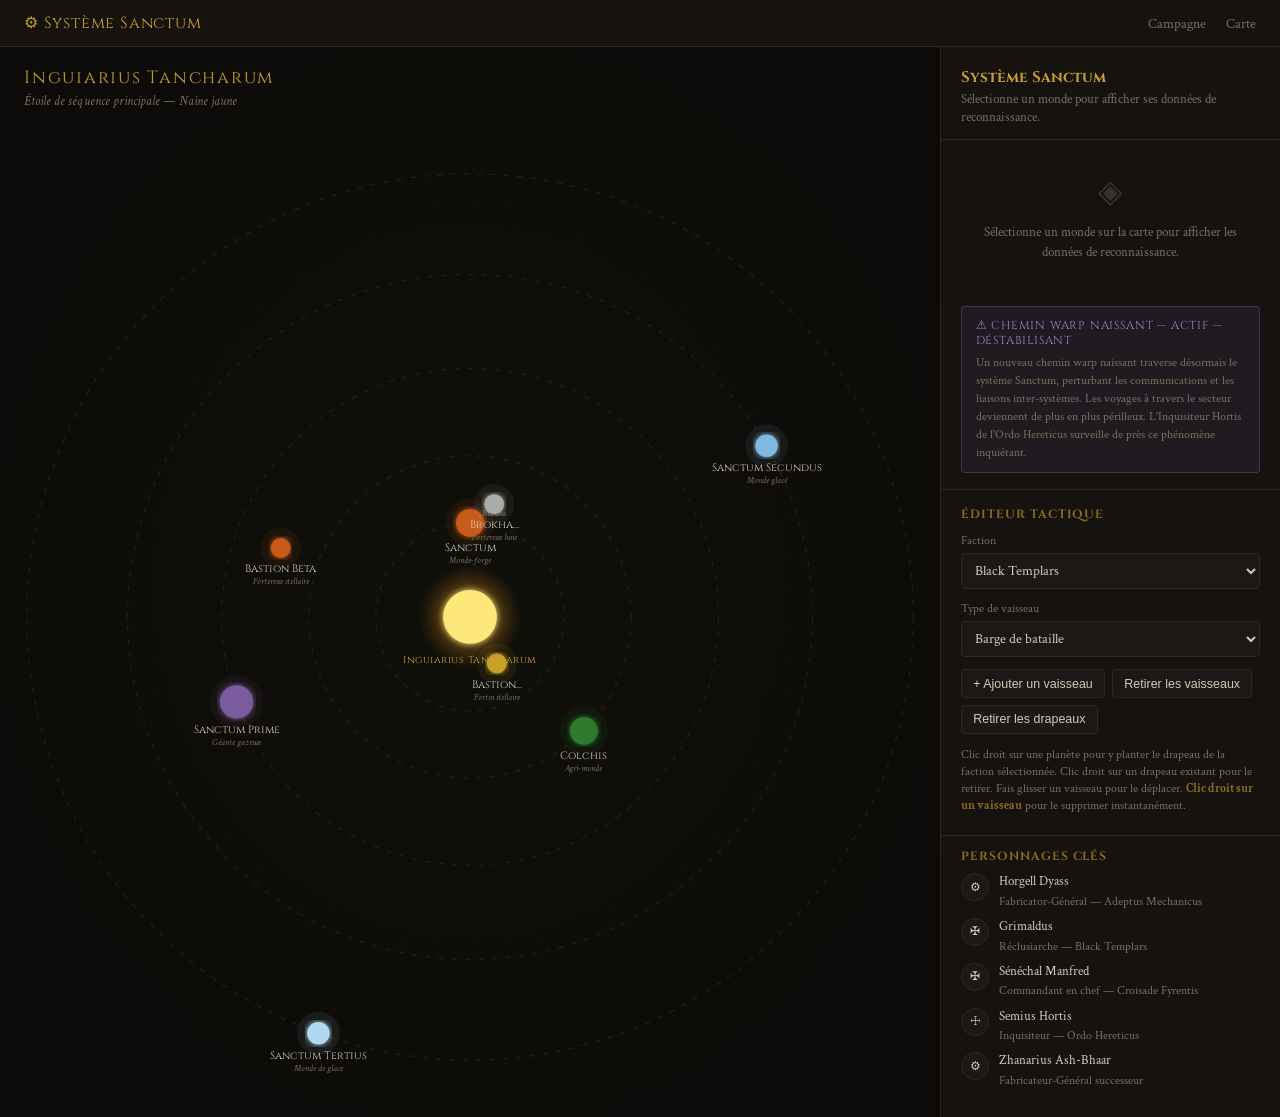
<file: sanctum.html>
<!DOCTYPE html>
<html lang="fr" data-theme="dark">
<head>
  <meta charset="UTF-8">
  <meta name="viewport" content="width=device-width, initial-scale=1.0">
  <title>Système Sanctum — Fyrentis</title>
  <link rel="preconnect" href="https://fonts.googleapis.com">
  <link rel="preconnect" href="https://fonts.gstatic.com" crossorigin>
  <link href="https://fonts.googleapis.com/css2?family=Cinzel:wght@400;600;700&family=Crimson+Text:ital,wght@0,400;1,400&display=swap" rel="stylesheet">
  <style>
    *, *::before, *::after { box-sizing: border-box; margin: 0; padding: 0; }
    :root {
      --bg:        #0d0b09;
      --surface:   #151210;
      --surface-2: #1c1815;
      --border:    #2e2820;
      --text:      #d4c9b8;
      --muted:     #7a6f60;
      --faint:     #3d342a;
      --gold:      #c8a028;
      --gold-dim:  #8a6b18;
      --red:       #8b1c1c;
      --red-bright:#c43030;
      --blue:      #2255aa;
      --blue-bright:#4488dd;
      --green:     #2a6b30;
      --green-bright:#55aa66;
      --orange:    #c85a1a;
      --orange-bright:#e07030;
      --purple:    #7a5c9e;
      --teal:      #1a5f5f;
      --teal-bright:#33aaaa;
    }
    html { font-family: 'Crimson Text', Georgia, serif; background: var(--bg); color: var(--text); height: 100%; }
    body { min-height: 100dvh; display: flex; flex-direction: column; }

    nav { display: flex; align-items: center; justify-content: space-between; padding: 0.75rem 1.5rem; background: var(--surface); border-bottom: 1px solid var(--border); position: sticky; top: 0; z-index: 100; gap: 1rem; }
    .nav-title { font-family: 'Cinzel', serif; font-size: 1rem; color: var(--gold); letter-spacing: 0.05em; white-space: nowrap; }
    .nav-links { display: flex; gap: 1.25rem; list-style: none; flex-wrap: wrap; }
    .nav-links a { font-size: 0.85rem; color: var(--muted); text-decoration: none; transition: color 0.2s; }
    .nav-links a:hover, .nav-links a.active { color: var(--gold); }

    .page-layout { display: grid; grid-template-columns: 1fr 340px; flex: 1; overflow: hidden; height: calc(100dvh - 49px); }
    @media (max-width: 960px) { .page-layout { grid-template-columns: 1fr; height: auto; overflow: visible; } }

    .orrery-zone { position: relative; overflow: hidden; background: radial-gradient(ellipse at 50% 50%, #10100a 0%, #0d0b09 80%); display: flex; flex-direction: column; }
    .orrery-zone::before { content:''; position:absolute; inset:0; background-image: radial-gradient(circle, rgba(255,255,200,0.12) 1px, transparent 1px); background-size: 35px 35px; opacity: 0.12; pointer-events: none; }
    .orrery-header { padding: 1.2rem 1.5rem 0.5rem; position: relative; z-index: 1; }
    .orrery-title { font-family: 'Cinzel', serif; font-size: 1.1rem; color: var(--gold); letter-spacing: 0.1em; }
    .orrery-subtitle { font-size: 0.8rem; color: var(--muted); font-style: italic; margin-top: 0.2rem; }
    #orrery-svg { width: 100%; flex: 1; cursor: default; }

    .orbit-ring { fill: none; stroke: var(--faint); stroke-width: 0.8; stroke-dasharray: 4 6; opacity: 0.5; }
    .warp-path { fill: none; stroke: var(--purple); stroke-width: 1.5; stroke-dasharray: 6 5; opacity: 0.55; }
    @keyframes warp-pulse { 0%,100%{stroke-dashoffset:0;} 100%{stroke-dashoffset:-44;} }
    .warp-path { animation: warp-pulse 4s linear infinite; }

    .planet-group { cursor: pointer; }
    .planet-group:focus { outline: none; }
    .planet-bg { transition: filter 0.25s, r 0.25s; }
    .planet-group:hover .planet-bg, .planet-group:focus .planet-bg { filter: brightness(1.35); }
    .planet-group.selected .planet-bg { filter: drop-shadow(0 0 6px currentColor) brightness(1.4); }
    .planet-label { font-family: 'Cinzel', serif; font-size: 8px; fill: var(--text); pointer-events: none; }
    .planet-sublabel { font-size: 7px; fill: var(--muted); pointer-events: none; font-family: 'Crimson Text', serif; font-style: italic; }

    @keyframes danger-blink { 0%,100%{opacity:0.3;} 50%{opacity:1;} }
    .danger-4 .planet-bg { animation: danger-blink 1.8s ease-in-out infinite; }

    .flag-group { cursor: context-menu; }
    .flag-group:hover { filter: brightness(1.15); }
    .flag-label { font-family: 'Cinzel', serif; font-size: 7px; fill: var(--text); pointer-events: none; }
    .ship-token { cursor: grab; }
    .ship-token.dragging { cursor: grabbing; }
    .ship-body { stroke: #111; stroke-width: 0.9; }
    .ship-label { font-size: 5.8px; fill: var(--text); pointer-events: none; font-family: 'Crimson Text', serif; }
    .ship-hitbox { fill: transparent; }

    .sidebar { background: var(--surface); border-left: 1px solid var(--border); display: flex; flex-direction: column; overflow-y: auto; }
    .sidebar-top { padding: 1.25rem 1.25rem 0.75rem; border-bottom: 1px solid var(--border); }
    .sidebar-top h2 { font-family: 'Cinzel', serif; font-size: 0.95rem; color: var(--gold); margin-bottom: 0.2rem; }
    .sidebar-top p { font-size: 0.8rem; color: var(--muted); line-height: 1.4; }

    .planet-detail { padding: 1.25rem; display: none; }
    .planet-detail.active { display: block; }
    .pd-eyebrow { font-size: 0.7rem; text-transform: uppercase; letter-spacing: 0.1em; color: var(--muted); margin-bottom: 0.3rem; }
    .pd-name { font-family: 'Cinzel', serif; font-size: 1.35rem; color: var(--gold); line-height: 1.15; margin-bottom: 0.2rem; }
    .pd-type { font-size: 0.82rem; color: var(--muted); font-style: italic; margin-bottom: 0.75rem; }
    .pd-status { display: inline-flex; align-items: center; gap: 0.4rem; font-size: 0.72rem; padding: 0.2rem 0.65rem; border-radius: 999px; margin-bottom: 1rem; font-family: 'Cinzel', serif; letter-spacing: 0.04em; }
    .pd-status.imp { background: rgba(26,58,107,0.3); color: var(--blue-bright); border: 1px solid var(--blue); }
    .pd-status.mech { background: rgba(26,95,95,0.3); color: var(--teal-bright); border: 1px solid var(--teal); }
    .pd-status.contested { background: rgba(139,28,28,0.25); color: var(--red-bright); border: 1px solid var(--red); }
    .pd-status.ok { background: rgba(42,107,48,0.2); color: var(--green-bright); border: 1px solid var(--green); }
    .pd-status.warn { background: rgba(200,90,26,0.2); color: var(--orange-bright); border: 1px solid var(--orange); }
    .pd-desc { font-size: 0.88rem; line-height: 1.65; color: var(--text); margin-bottom: 1rem; }
    .pd-section { margin-bottom: 0.85rem; }
    .pd-section h4 { font-family: 'Cinzel', serif; font-size: 0.7rem; text-transform: uppercase; letter-spacing: 0.08em; color: var(--gold-dim); margin-bottom: 0.4rem; }
    .tags { display: flex; flex-wrap: wrap; gap: 0.3rem; }
    .tag { font-size: 0.7rem; padding: 0.15rem 0.5rem; border-radius: 999px; border: 1px solid var(--border); color: var(--text); background: var(--surface-2); }
    .tag.gold { border-color: var(--gold-dim); color: var(--gold); background: rgba(200,160,40,0.08); }
    .tag.red { border-color: var(--red); color: var(--red-bright); background: rgba(139,28,28,0.12); }
    .tag.teal { border-color: var(--teal); color: var(--teal-bright); background: rgba(26,95,95,0.12); }
    .tag.blue { border-color: var(--blue); color: var(--blue-bright); background: rgba(34,85,170,0.12); }
    .tag.green { border-color: var(--green); color: var(--green-bright); background: rgba(42,107,48,0.12); }
    .danger-bar { display: flex; gap: 3px; margin-top: 0.5rem; }
    .danger-pip { width: 14px; height: 6px; border-radius: 2px; background: var(--faint); }
    .danger-pip.on { background: var(--red-bright); }
    .flag-actions { display: flex; flex-wrap: wrap; gap: 0.45rem; margin-top: 0.55rem; }
    .inline-action-btn { background: rgba(139,28,28,0.12); color: var(--red-bright); border: 1px solid var(--red); padding: 0.35rem 0.65rem; border-radius: 4px; font-size: 0.76rem; cursor: pointer; transition: 0.2s ease; }
    .inline-action-btn:hover { background: rgba(139,28,28,0.22); }
    .inline-help { font-size: 0.72rem; color: var(--muted); line-height: 1.4; margin-top: 0.45rem; }

    .editor-section { padding: 1rem 1.25rem 1.25rem; border-top: 1px solid var(--border); }
    .editor-section h3 { font-family: 'Cinzel', serif; font-size: 0.75rem; text-transform: uppercase; letter-spacing: 0.08em; color: var(--gold-dim); margin-bottom: 0.7rem; }
    .editor-row { display: flex; flex-direction: column; gap: 0.3rem; margin-bottom: 0.75rem; }
    .editor-row label { font-size: 0.74rem; color: var(--muted); }
    .editor-row select { background: var(--surface-2); color: var(--text); border: 1px solid var(--border); padding: 0.45rem 0.55rem; border-radius: 4px; font-family: 'Crimson Text', serif; font-size: 0.85rem; }
    .editor-actions { display: flex; flex-wrap: wrap; gap: 0.45rem; margin-top: 0.5rem; }
    .editor-actions button { background: var(--surface-2); color: var(--text); border: 1px solid var(--border); padding: 0.4rem 0.7rem; border-radius: 4px; font-size: 0.78rem; cursor: pointer; transition: 0.2s ease; }
    .editor-actions button:hover { border-color: var(--gold-dim); color: var(--gold); }
    .editor-help { font-size: 0.74rem; color: var(--muted); line-height: 1.45; margin-top: 0.75rem; }

    .warp-alert { margin: 0.75rem 1.25rem 1rem; padding: 0.65rem 0.85rem; background: rgba(122,92,158,0.12); border: 1px solid rgba(122,92,158,0.4); border-radius: 4px; }
    .warp-alert-title { font-family: 'Cinzel', serif; font-size: 0.72rem; color: #a080cc; text-transform: uppercase; letter-spacing: 0.07em; margin-bottom: 0.3rem; }
    .warp-alert-text { font-size: 0.78rem; color: var(--muted); line-height: 1.45; }

    .figures-section { padding: 0.75rem 1.25rem 1.25rem; border-top: 1px solid var(--border); }
    .figures-section h3 { font-family: 'Cinzel', serif; font-size: 0.75rem; text-transform: uppercase; letter-spacing: 0.08em; color: var(--gold-dim); margin-bottom: 0.6rem; }
    .figure-item { display: flex; gap: 0.6rem; align-items: flex-start; margin-bottom: 0.45rem; }
    .figure-icon { width: 28px; height: 28px; border-radius: 50%; background: var(--surface-2); border: 1px solid var(--border); display: flex; align-items: center; justify-content: center; font-size: 0.75rem; flex-shrink: 0; }
    .figure-info p { font-size: 0.8rem; color: var(--text); line-height: 1.3; }
    .figure-info span { font-size: 0.72rem; color: var(--muted); }

    .empty-state { flex: 1; display: flex; flex-direction: column; align-items: center; justify-content: center; padding: 2rem; text-align: center; color: var(--muted); gap: 0.6rem; }
    .empty-state-icon { font-size: 2rem; opacity: 0.35; }
    .empty-state p { font-size: 0.83rem; line-height: 1.5; }
  </style>
</head>
<body>

<nav>
  <span class="nav-title">⚙ Système Sanctum</span>
  <ul class="nav-links">
    <li><a href="index.html">Campagne</a></li>
    <li><a href="carte.html">Carte</a></li>
  </ul>
</nav>

<div class="page-layout">

  <div class="orrery-zone">
    <div class="orrery-header">
      <div class="orrery-title" id="star-name">Chargement…</div>
      <div class="orrery-subtitle" id="star-type"></div>
    </div>
    <svg id="orrery-svg" viewBox="0 0 700 560" preserveAspectRatio="xMidYMid meet" role="img" aria-label="Orrerie du système Sanctum">
      <defs>
        <radialGradient id="star-glow" cx="50%" cy="50%" r="50%">
          <stop offset="0%" stop-color="#ffe87a" stop-opacity="1"/>
          <stop offset="40%" stop-color="#f0a820" stop-opacity="0.8"/>
          <stop offset="100%" stop-color="#c87010" stop-opacity="0"/>
        </radialGradient>
        <filter id="planet-glow">
          <feGaussianBlur stdDeviation="2.5" result="blur"/>
          <feMerge><feMergeNode in="blur"/><feMergeNode in="SourceGraphic"/></feMerge>
        </filter>
      </defs>
    </svg>
  </div>

  <aside class="sidebar" id="sidebar">
    <div class="sidebar-top">
      <h2 id="sb-title">Système Sanctum</h2>
      <p id="sb-sub">Sélectionne un monde pour afficher ses données de reconnaissance.</p>
    </div>

    <div id="detail-zone">
      <div class="empty-state" id="empty-state">
        <div class="empty-state-icon">◈</div>
        <p>Sélectionne un monde sur la carte pour afficher les données de reconnaissance.</p>
      </div>
    </div>

    <div id="warp-alert-zone"></div>

    <div class="editor-section" id="editor-section">
      <h3>Éditeur tactique</h3>
      <div class="editor-row">
        <label for="faction-select">Faction</label>
        <select id="faction-select">
          <option value="black-templars">Black Templars</option>
          <option value="silver-templars">Silver Templars</option>
          <option value="death-guard">Death Guard</option>
          <option value="necrons">Nécrons</option>
          <option value="adeptus-mechanicus">Adeptus Mechanicus</option>
          <option value="votann">Votann</option>
          <option value="world-eaters">World Eaters</option>
          <option value="blood-angels">Blood Angels</option>
          <option value="iron-warriors">Iron Warriors de Khorne</option>
          <option value="garde-imperiale">Garde Impériale</option>
        </select>
      </div>
      <div class="editor-row">
        <label for="ship-type">Type de vaisseau</label>
        <select id="ship-type">
          <option value="barge-bataille">Barge de bataille</option>
          <option value="croiseur-attaque">Croiseur d'attaque</option>
          <option value="croiseur-lourd">Croiseur lourd</option>
          <option value="cuirasse-classe-gloriana">Cuirassé de classe Gloriana</option>
          <option value="destroyer-classe-gladius">Destroyer de classe Gladius</option>
          <option value="destroyer-classe-hunter">Destroyer de classe Hunter</option>
          <option value="destroyer-classe-nova">Destroyer de classe Nova</option>
          <option value="forteresse-monastere">Forteresse monastère</option>
          <option value="transport-logistique">Transport logistique</option>
          <option value="transport-troupe">Transport de troupe</option>
          <option value="vaisseau-commandement">Vaisseau de commandement</option>
        </select>
      </div>
      <div class="editor-actions">
        <button type="button" id="add-ship-btn">+ Ajouter un vaisseau</button>
        <button type="button" id="clear-ships-btn">Retirer les vaisseaux</button>
        <button type="button" id="clear-flags-btn">Retirer les drapeaux</button>
      </div>
      <p class="editor-help">Clic droit sur une planète pour y planter le drapeau de la faction sélectionnée. Clic droit sur un drapeau existant pour le retirer. Fais glisser un vaisseau pour le déplacer. <strong style="color:var(--gold-dim)">Clic droit sur un vaisseau</strong> pour le supprimer instantanément.</p>
    </div>

    <div class="figures-section" id="figures-section" style="display:none">
      <h3>Personnages Clés</h3>
      <div id="figures-list"></div>
    </div>
  </aside>
</div>

<script>
(function () {

  const STORAGE_KEY = 'fyrentis-sanctum-tactical-state-v3';
  const LEGACY_STORAGE_KEYS = ['fyrentis-sanctum-tactical-state', 'fyrentis-sanctum-tactical-state-v2'];

  const FACTION_ICONS = {
    'Mechanicus': '⚙', 'Black Templars': '✠', 'Inquisition': '☩',
    'Blood Angels': '🩸', 'Garde Impériale': '⚔', 'default': '★'
  };

  const FACTION_FLAG_STYLES = {
    'black-templars':    { label: 'Black Templars',           color: '#c8a028', short: 'BT'  },
    'silver-templars':   { label: 'Silver Templars',          color: '#aaccff', short: 'ST'  },
    'death-guard':       { label: 'Death Guard',              color: '#6b8c3a', short: 'DG'  },
    'necrons':           { label: 'Nécrons',                  color: '#33ffcc', short: 'NEC' },
    'adeptus-mechanicus':{ label: 'Adeptus Mechanicus',       color: '#33aaaa', short: 'AM'  },
    'votann':            { label: 'Votann',                   color: '#d4882a', short: 'VOT' },
    'world-eaters':      { label: 'World Eaters',             color: '#c43030', short: 'WE'  },
    'blood-angels':      { label: 'Blood Angels',             color: '#cc1111', short: 'BA'  },
    'iron-warriors':     { label: 'Iron Warriors de Khorne',  color: '#8855cc', short: 'IW'  },
    'garde-imperiale':   { label: 'Garde Impériale',          color: '#4488dd', short: 'GI'  }
  };

  const SHIP_STYLES = {
    'barge-bataille':           { color: '#c43030', short: 'BB'  },
    'croiseur-attaque':         { color: '#4488dd', short: 'CA'  },
    'croiseur-lourd':           { color: '#e07030', short: 'CL'  },
    'cuirasse-classe-gloriana': { color: '#bb88ff', short: 'CG'  },
    'destroyer-classe-gladius': { color: '#c8a028', short: 'DGD' },
    'destroyer-classe-hunter':  { color: '#55aa66', short: 'DH'  },
    'destroyer-classe-nova':    { color: '#33aaaa', short: 'DN'  },
    'forteresse-monastere':     { color: '#8b1c1c', short: 'FM'  },
    'transport-logistique':     { color: '#6b8c3a', short: 'TL'  },
    'transport-troupe':         { color: '#d4882a', short: 'TT'  },
    'vaisseau-commandement':    { color: '#aaccff', short: 'VC'  }
  };

  const SHIP_TYPE_LABELS = {
    'barge-bataille':           'Barge de Bataille',
    'croiseur-attaque':         "Croiseur d'Attaque",
    'croiseur-lourd':           'Croiseur Lourd',
    'cuirasse-classe-gloriana': 'Cuirassé Gloriana',
    'destroyer-classe-gladius': 'Destroyer Gladius',
    'destroyer-classe-hunter':  'Destroyer Hunter',
    'destroyer-classe-nova':    'Destroyer Nova',
    'forteresse-monastere':     'Forteresse Monastère',
    'transport-logistique':     'Transport Logistique',
    'transport-troupe':         'Transport de Troupe',
    'vaisseau-commandement':    'Vaisseau de Commandement'
  };

  const LEGACY_SHIP_TYPE_MAP = {
    'escorteur': 'destroyer-classe-gladius',
    'escorte': 'destroyer-classe-gladius',
    'croiseur': 'croiseur-attaque',
    'croiseur-attaque': 'croiseur-attaque',
    'barge-bataille': 'barge-bataille',
    'croiseur-lourd': 'croiseur-lourd',
    'cuirasse': 'cuirasse-classe-gloriana',
    'transport': 'transport-logistique',
    'gloriana': 'cuirasse-classe-gloriana',
    'forteresse-monastere': 'forteresse-monastere'
  };

  const SPECIAL_POSITIONS = {
    'near_inner': null,
    'near_outer': null,
    'brokha_moon': null
  };

  function normalizeShipType(type) {
    if (SHIP_STYLES[type]) return type;
    if (LEGACY_SHIP_TYPE_MAP[type]) return LEGACY_SHIP_TYPE_MAP[type];
    return 'croiseur-attaque';
  }

  function normalizeShips(ships) {
    if (!Array.isArray(ships)) return [];
    return ships.map(ship => ({
      ...ship,
      type: normalizeShipType(ship.type)
    }));
  }

  function purgeLegacyStorage() {
    LEGACY_STORAGE_KEYS.forEach(key => {
      try { localStorage.removeItem(key); } catch (e) { console.warn('Purge stockage legacy impossible :', e); }
    });
  }

  function saveTacticalState() {
    try {
      localStorage.setItem(STORAGE_KEY, JSON.stringify({
        flags: state.flags,
        ships: state.ships,
        shipCounter: state.shipCounter
      }));
    } catch (e) { console.warn('Sauvegarde impossible :', e); }
  }

  function loadTacticalState() {
    try {
      const raw = localStorage.getItem(STORAGE_KEY);
      if (!raw) return null;
      const parsed = JSON.parse(raw);
      return {
        flags: parsed.flags && typeof parsed.flags === 'object' ? parsed.flags : null,
        ships: normalizeShips(parsed.ships),
        shipCounter: Number.isFinite(parsed.shipCounter) ? parsed.shipCounter : null
      };
    } catch (e) { console.warn('Chargement sauvegarde impossible :', e); return null; }
  }

  function statusClass(status) {
    if (!status) return 'imp';
    const s = status.toLowerCase();
    if (s.includes('mechanicus')) return 'mech';
    if (s.includes('chaos') || s.includes('contesté')) return 'contested';
    if (s.includes('inachevé') || s.includes('vulnérable')) return 'warn';
    if (s.includes('opérationnel')) return 'ok';
    return 'imp';
  }

  function dangerPips(level) {
    let h = '<div class="danger-bar">';
    for (let i = 1; i <= 5; i++) h += `<div class="danger-pip${i <= level ? ' on' : ''}"></div>`;
    return h + '</div>';
  }

  const CX = 350, CY = 280;
  const RADII = [70, 120, 185, 255, 330];
  const ANGLES = [-90, 45, 160, -30, 110];

  const state = { system: null, planetPositions: {}, flags: {}, ships: [], shipCounter: 0, drag: null, selectedPid: null };

  function polar(r, angleDeg) {
    const a = angleDeg * Math.PI / 180;
    return { x: CX + r * Math.cos(a), y: CY + r * Math.sin(a) };
  }

  function svgPoint(evt, svg) {
    const pt = svg.createSVGPoint();
    pt.x = evt.clientX; pt.y = evt.clientY;
    return pt.matrixTransform(svg.getScreenCTM().inverse());
  }

  function buildOrrery(data) {
    const svg = document.getElementById('orrery-svg');
    let html = '';

    const orbitalPlanets = data.planets.filter(p => p.orbital_position !== null && p.orbital_position !== undefined);
    orbitalPlanets.forEach((_, i) => {
      html += `<circle class="orbit-ring" cx="${CX}" cy="${CY}" r="${RADII[i]}"/>`;
    });

    html += `<circle cx="${CX}" cy="${CY}" r="38" fill="url(#star-glow)" opacity="0.5"/>`;
    html += `<circle cx="${CX}" cy="${CY}" r="20" fill="#ffe87a" filter="url(#planet-glow)"/>`;
    html += `<text x="${CX}" y="${CY+34}" text-anchor="middle" font-family="Cinzel,serif" font-size="7.5" fill="#c8a028" letter-spacing="0.05em">${data.star.name}</text>`;

    orbitalPlanets.forEach((p, i) => {
      const pos = polar(RADII[i], ANGLES[i]);
      state.planetPositions[String(p.id)] = { x: pos.x, y: pos.y };
      const r = i === 2 ? 12 : i >= 3 ? 8 : 10;
      const dangerCls = p.danger_level >= 4 ? ' danger-4' : '';
      html += `
        <g class="planet-group${dangerCls}" data-pid="${p.id}" tabindex="0" role="button" aria-label="${p.name}">
          <circle cx="${pos.x}" cy="${pos.y}" r="${r+8}" fill="${p.color_hex}" opacity="0.08"/>
          <circle class="planet-bg" cx="${pos.x}" cy="${pos.y}" r="${r}" fill="${p.color_hex}" stroke="${p.color_hex}" stroke-width="0.8" filter="url(#planet-glow)"/>
          <text class="planet-label" x="${pos.x}" y="${pos.y + r + 11}" text-anchor="middle">${p.name}</text>
          <text class="planet-sublabel" x="${pos.x}" y="${pos.y + r + 20}" text-anchor="middle">${p.type.split('—')[0].trim()}</text>
        </g>`;

      if (p.id === 1) {
        state.planetPositions['brokha'] = { x: pos.x + 18, y: pos.y - 14 };
        html += `
          <g class="planet-group" data-pid="brokha" tabindex="0" role="button" aria-label="Lune Brokha">
            <circle cx="${pos.x+18}" cy="${pos.y-14}" r="5" fill="#aaaaaa" opacity="0.8" filter="url(#planet-glow)"/>
            <text class="planet-sublabel" x="${pos.x+18}" y="${pos.y-5}" text-anchor="middle">Brokha</text>
          </g>`;
      }
    });

    const specialPositions = {
      'near_inner': polar(RADII[0] - 30, 60),
      'near_outer': polar(RADII[1] + 30, 200),
      'brokha_moon': (() => {
        const sanctum = orbitalPlanets.find(p => p.id === 1);
        if (!sanctum) return { x: CX + 40, y: CY - 50 };
        const sp = polar(RADII[0], ANGLES[0]);
        return { x: sp.x + 18, y: sp.y - 14 };
      })()
    };

    const specialPlanets = data.planets.filter(p => p.svg_position);
    specialPlanets.forEach(p => {
      const pos = specialPositions[p.svg_position] || { x: CX + 50, y: CY - 50 };
      state.planetPositions[String(p.id)] = { x: pos.x, y: pos.y };
      const r = 7;
      const dangerCls = p.danger_level >= 4 ? ' danger-4' : '';
      const shortLabel = p.name.length > 12 ? p.name.split(' ')[0] + '…' : p.name;
      html += `
        <g class="planet-group${dangerCls}" data-pid="${p.id}" tabindex="0" role="button" aria-label="${p.name}">
          <circle cx="${pos.x}" cy="${pos.y}" r="${r+8}" fill="${p.color_hex}" opacity="0.08"/>
          <circle class="planet-bg" cx="${pos.x}" cy="${pos.y}" r="${r}" fill="${p.color_hex}" stroke="${p.color_hex}" stroke-width="0.8" filter="url(#planet-glow)"/>
          <text class="planet-label" x="${pos.x}" y="${pos.y + r + 11}" text-anchor="middle">${shortLabel}</text>
          <text class="planet-sublabel" x="${pos.x}" y="${pos.y + r + 20}" text-anchor="middle">${p.type.split('—')[0].trim()}</text>
        </g>`;
    });

    html += `<g id="flags-layer"></g>`;
    html += `<g id="ships-layer"></g>`;
    svg.insertAdjacentHTML('beforeend', html);
  }

  function bindFlagInteractions() {
    document.querySelectorAll('.flag-group').forEach(el => {
      el.addEventListener('contextmenu', ev => {
        ev.preventDefault();
        ev.stopPropagation();
        const pid = el.dataset.flagFor;
        removePlanetFlag(pid);
      });
    });
  }

  function renderFlags() {
    const layer = document.getElementById('flags-layer');
    if (!layer) return;
    let html = '';
    Object.entries(state.flags).forEach(([pid, factionKey]) => {
      const pos = state.planetPositions[pid];
      const faction = FACTION_FLAG_STYLES[factionKey];
      if (!pos || !faction) return;
      const fx = pos.x + 12, fy = pos.y - 18;
      html += `
        <g class="flag-group" data-flag-for="${pid}" role="button" aria-label="Retirer le drapeau de ${pid}">
          <line x1="${fx}" y1="${fy}" x2="${fx}" y2="${fy+18}" stroke="${faction.color}" stroke-width="1.4"/>
          <path d="M ${fx} ${fy} L ${fx+13} ${fy+4} L ${fx} ${fy+8} Z" fill="${faction.color}" stroke="#111" stroke-width="0.5"/>
          <text class="flag-label" x="${fx+16}" y="${fy+7}">${faction.short}</text>
        </g>`;
    });
    layer.innerHTML = html;
    bindFlagInteractions();
  }

  function renderShips() {
    const layer = document.getElementById('ships-layer');
    if (!layer) return;

    let html = '';
    state.ships.forEach(ship => {
      const normalizedType = normalizeShipType(ship.type);
      const style = SHIP_STYLES[normalizedType];
      const displayName = ship.name || style.short;

      html += `
        <g class="ship-token" data-ship-id="${ship.id}" transform="translate(${ship.x}, ${ship.y})">
          <circle class="ship-hitbox" cx="0" cy="0" r="14"></circle>
          <path class="ship-body" d="M -8 0 L 0 -6 L 8 0 L 0 6 Z" fill="${style.color}"></path>
          <circle cx="0" cy="0" r="2.2" fill="#111"></circle>
          <text class="ship-label" x="0" y="20" text-anchor="middle">${displayName}</text>
        </g>`;
    });

    layer.innerHTML = html;
    bindShipDragging();

    layer.querySelectorAll('.ship-token').forEach(el => {
      el.addEventListener('contextmenu', ev => {
        ev.preventDefault();
        ev.stopPropagation();

        const id = el.dataset.shipId;
        state.ships = state.ships.filter(s => s.id !== id);

        renderShips();
        saveTacticalState();
      });
    });
  }

  function addShip() {
    const type = normalizeShipType(document.getElementById('ship-type').value);
    const factionKey = document.getElementById('faction-select').value;
    const factionLabel = FACTION_FLAG_STYLES[factionKey]
      ? FACTION_FLAG_STYLES[factionKey].label
      : factionKey;
    const typeLabel = SHIP_TYPE_LABELS[type] || type;
    const shipName = typeLabel + ' – ' + factionLabel;

    state.shipCounter += 1;
    state.ships.push({
      id: 'ship-' + state.shipCounter,
      type,
      name: shipName,
      x: CX + 140,
      y: CY - 120
    });

    renderShips();
    saveTacticalState();
  }

  function clearShips() {
    state.ships = [];
    renderShips();
    saveTacticalState();
  }

  function clearFlags() {
    state.flags = {};
    renderFlags();
    if (state.selectedPid) showDetail(state.system, state.selectedPid);
    saveTacticalState();
  }

  function setPlanetFlag(pid) {
    const faction = document.getElementById('faction-select').value;
    state.flags[pid] = faction;
    renderFlags();
    showDetail(state.system, pid);
    saveTacticalState();
  }

  function removePlanetFlag(pid) {
    if (!state.flags[pid]) return;
    delete state.flags[pid];
    renderFlags();
    showDetail(state.system, pid);
    saveTacticalState();
  }

  function bindShipDragging() {
    const svg = document.getElementById('orrery-svg');
    document.querySelectorAll('.ship-token').forEach(el => {
      el.addEventListener('pointerdown', ev => {
        ev.stopPropagation();
        const ship = state.ships.find(s => s.id === el.dataset.shipId);
        if (!ship) return;
        const p = svgPoint(ev, svg);
        state.drag = { id: el.dataset.shipId, dx: p.x - ship.x, dy: p.y - ship.y };
        el.classList.add('dragging');
        el.setPointerCapture(ev.pointerId);
      });
    });
    svg.addEventListener('pointermove', ev => {
      if (!state.drag) return;
      const ship = state.ships.find(s => s.id === state.drag.id);
      if (!ship) return;
      const p = svgPoint(ev, svg);
      ship.x = Math.max(20, Math.min(680, p.x - state.drag.dx));
      ship.y = Math.max(20, Math.min(540, p.y - state.drag.dy));
      renderShips();
    });
    const endDrag = () => {
      if (state.drag) saveTacticalState();
      state.drag = null;
      document.querySelectorAll('.ship-token.dragging').forEach(el => el.classList.remove('dragging'));
    };
    svg.addEventListener('pointerup', endDrag);
    svg.addEventListener('pointerleave', endDrag);
  }

  function bindDetailActions() {
    const removeBtn = document.getElementById('remove-flag-btn');
    if (removeBtn) {
      removeBtn.addEventListener('click', () => {
        const pid = removeBtn.dataset.pid;
        removePlanetFlag(pid);
      });
    }
  }

  function showDetail(data, pid) {
    state.selectedPid = pid;
    document.querySelectorAll('.planet-group').forEach(g => g.classList.remove('selected'));
    document.querySelectorAll('[data-pid="' + pid + '"]').forEach(g => g.classList.add('selected'));

    const zone = document.getElementById('detail-zone');
    let html = '';

    const currentFlag = state.flags[pid];
    const flagInfo = currentFlag ? FACTION_FLAG_STYLES[currentFlag] : null;
    const flagBlock = flagInfo
      ? `<div class="pd-section"><h4>Occupation visible</h4><div class="tags"><span class="tag gold">Drapeau : ${flagInfo.label}</span></div><div class="flag-actions"><button type="button" class="inline-action-btn" id="remove-flag-btn" data-pid="${pid}">Retirer le drapeau</button></div><p class="inline-help">Astuce : fais un clic droit sur le drapeau directement dans l'orrérie pour le retirer.</p></div>`
      : '';

    if (pid === 'brokha') {
      html = `<div class="planet-detail active">
        <p class="pd-eyebrow">Lune de Sanctum — Fortification</p>
        <h3 class="pd-name">Brokha</h3>
        <p class="pd-type">Lune — Fortification Chapitrale</p>
        <span class="pd-status ok">✠ Opérationnel — QG de Croisade</span>
        <p class="pd-desc">Forteresse stellaire lourde implantée sur la lune Brokha. Siège de la présence des Black Templars dans le système et quartier général de la Croisade Fyrentis. Le Sénéchal Manfred y commande l'ensemble des forces alliées du sous-secteur.</p>
        ${flagBlock}
        <div class="pd-section"><h4>Installations</h4><div class="tags"><span class="tag gold">✠ QG Croisade</span><span class="tag">Forteresse stellaire lourde</span><span class="tag">Garnison Astartes</span></div></div>
        <div class="pd-section"><h4>Niveau de danger</h4>${dangerPips(1)}</div>
      </div>`;
    } else {
      const p = data.planets.find(pl => String(pl.id) === String(pid));
      if (p) {
        const scls = statusClass(p.imperial_status);
        const featuresHTML = p.notable_features.map(f => `<span class="tag">${f}</span>`).join('');
        const eyebrow = p.orbital_position
          ? `Corps Céleste — Orbite ${p.orbital_position}`
          : `Fortification — Système Sanctum`;
        const subtitle = p.orbital_distance_au
          ? `${p.type} &mdash; ${p.orbital_distance_au} UA`
          : p.type;
        html = `<div class="planet-detail active">
          <p class="pd-eyebrow">${eyebrow}</p>
          <h3 class="pd-name">${p.name}</h3>
          <p class="pd-type">${subtitle}</p>
          <span class="pd-status ${scls}">${p.imperial_status}</span>
          <p class="pd-desc">${p.description}</p>
          ${flagBlock}
          <div class="pd-section"><h4>Caractéristiques</h4><div class="tags">${featuresHTML}</div></div>
          <div class="pd-section"><h4>Niveau de danger</h4>${dangerPips(p.danger_level)}</div>
        </div>`;
      }
    }

    zone.innerHTML = html || '<div class="empty-state"><div class="empty-state-icon">◈</div><p>Aucune donnée disponible.</p></div>';
    bindDetailActions();
  }

  function bindClicks(data) {
    document.querySelectorAll('.planet-group').forEach(g => {
      g.addEventListener('click', () => {
        const pid = g.dataset.pid;
        showDetail(data, pid);
      });
      g.addEventListener('contextmenu', ev => { ev.preventDefault();
        const pid = g.dataset.pid;
        showDetail(data, pid);
        if (state.flags[pid]) {
          removePlanetFlag(pid);
        } else {
          setPlanetFlag(pid);
        }
      });
      g.addEventListener('keydown', e => {
        if (e.key === 'Enter' || e.key === ' ') {
          e.preventDefault();
          const pid = g.dataset.pid;
          showDetail(data, pid);
        }
      });
    });
  }

  function renderWarpAlert(warp) {
    if (!warp) return;
    document.getElementById('warp-alert-zone').innerHTML =
      `<div class="warp-alert">
        <div class="warp-alert-title">⚠ ${warp.name} — ${warp.status}</div>
        <p class="warp-alert-text">${warp.description}</p>
      </div>`;
  }

  function renderFigures(figures) {
    if (!figures || !figures.length) return;
    document.getElementById('figures-section').style.display = '';
    document.getElementById('figures-list').innerHTML = figures.map(f => {
      const icon = FACTION_ICONS[f.faction] || FACTION_ICONS.default;
      return `<div class="figure-item">
        <div class="figure-icon">${icon}</div>
        <div class="figure-info"><p>${f.nom}</p><span>${f.role}</span></div>
      </div>`;
    }).join('');
  }

  function bindEditor() {
    document.getElementById('add-ship-btn').addEventListener('click', addShip);
    document.getElementById('clear-ships-btn').addEventListener('click', clearShips);
    document.getElementById('clear-flags-btn').addEventListener('click', clearFlags);
  }

  purgeLegacyStorage();

  fetch('assets/data/sanctum.json')
    .then(r => r.json())
    .then(d => {
      const sys = d.system;
      state.system = sys;
      document.getElementById('star-name').textContent = sys.star.name;
      document.getElementById('star-type').textContent = sys.star.type;
      document.getElementById('sb-title').textContent = sys.name;
      buildOrrery(sys);

      if (sys.planets) sys.planets.forEach(p => { if (p.occupation_flag) state.flags[String(p.id)] = p.occupation_flag; });
      if (sys.ships) { state.ships = normalizeShips(sys.ships.map(s => ({ ...s }))); state.shipCounter = sys.ships.length; }

      const savedState = loadTacticalState();
      if (savedState) {
        if (savedState.flags) state.flags = savedState.flags;
        if (savedState.ships) state.ships = normalizeShips(savedState.ships);
        if (savedState.shipCounter !== null) state.shipCounter = savedState.shipCounter;
      }

      bindClicks(sys);
      bindEditor();
      renderWarpAlert(sys.warp_route);
      renderFigures(sys.key_figures);
      renderFlags();
      renderShips();
      saveTacticalState();
    })
    .catch(err => {
      console.error('Erreur chargement sanctum.json :', err);
      document.getElementById('orrery-svg').insertAdjacentHTML('beforeend',
        '<text x="350" y="280" text-anchor="middle" font-size="14" fill="#c43030">Erreur de chargement</text>');
    });

})();
</script>

</body>
</html>
</file>
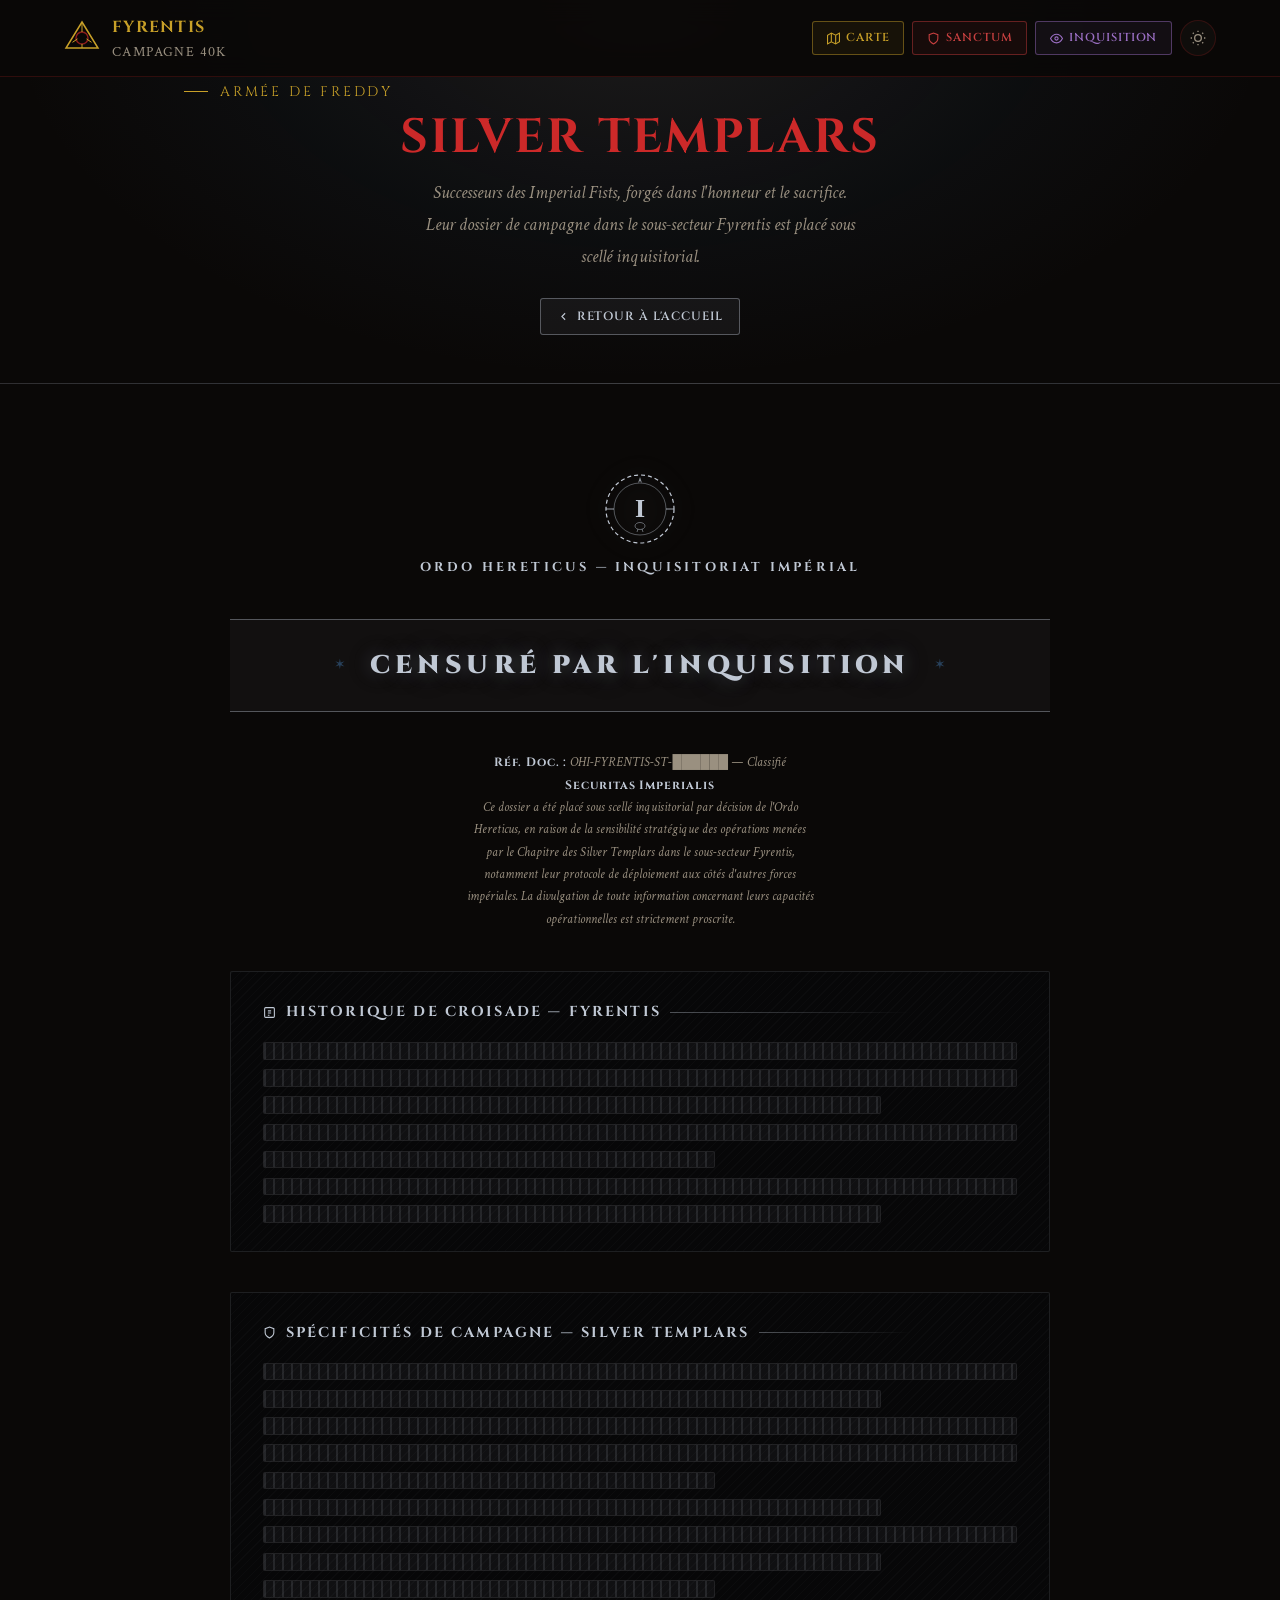
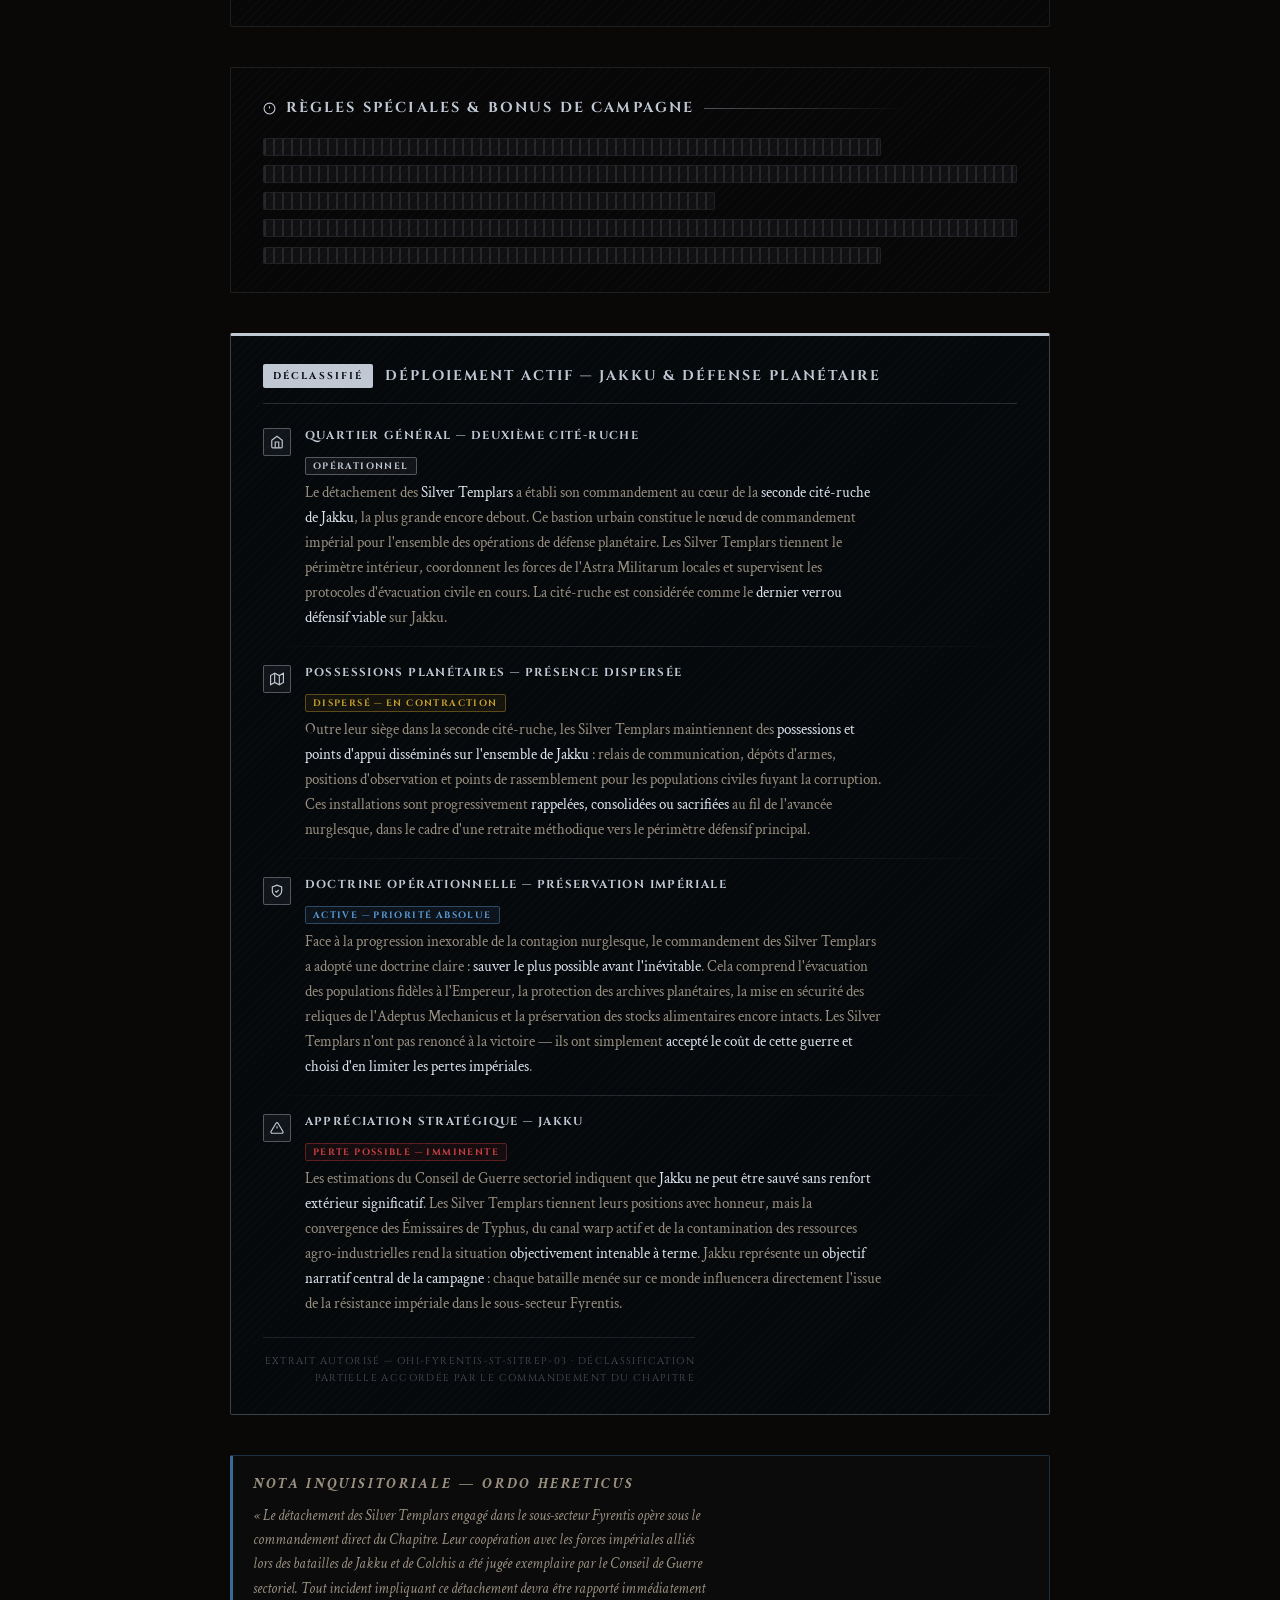
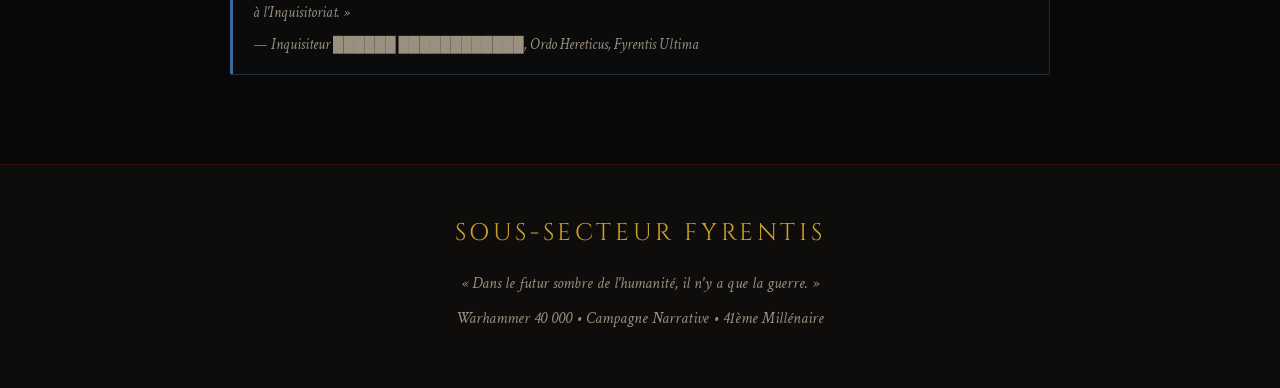
<file: silver-templars.html>
<!DOCTYPE html>
<html lang="fr" data-theme="dark">
<head>
  <meta charset="UTF-8">
  <meta name="viewport" content="width=device-width, initial-scale=1.0">
  <title>Silver Templars — Fyrentis</title>
  <link rel="preconnect" href="https://fonts.googleapis.com">
  <link rel="preconnect" href="https://fonts.gstatic.com" crossorigin>
  <link href="https://fonts.googleapis.com/css2?family=Cinzel:wght@400;600;700;900&family=Crimson+Text:ital,wght@0,400;0,600;1,400&display=swap" rel="stylesheet">
  <link rel="stylesheet" href="assets/css/style.css">
  <style>
    /* ── BOUTONS DE NAVIGATION PAGES ────────────────────────────────── */
    .nav-page-links {
      display: flex;
      gap: 0.5rem;
      align-items: center;
    }
    .btn-nav-page {
      display: inline-flex;
      align-items: center;
      gap: 0.4rem;
      padding: 0.4rem 0.85rem;
      font-family: 'Cinzel', serif;
      font-size: 0.72rem;
      font-weight: 600;
      letter-spacing: 0.08em;
      text-transform: uppercase;
      text-decoration: none;
      border-radius: 3px;
      border: 1px solid;
      transition: background 180ms ease, color 180ms ease, border-color 180ms ease, box-shadow 180ms ease;
      cursor: pointer;
      white-space: nowrap;
    }
    .btn-nav-page--carte {
      color: #c8a028;
      border-color: rgba(200,160,40,0.45);
      background: rgba(200,160,40,0.07);
    }
    .btn-nav-page--carte:hover {
      background: rgba(200,160,40,0.18);
      border-color: #c8a028;
      box-shadow: 0 0 10px rgba(200,160,40,0.25);
      color: #e8c050;
    }
    .btn-nav-page--sanctum {
      color: #c84040;
      border-color: rgba(200,60,60,0.45);
      background: rgba(200,60,60,0.07);
    }
    .btn-nav-page--sanctum:hover {
      background: rgba(200,60,60,0.18);
      border-color: #c84040;
      box-shadow: 0 0 10px rgba(200,60,60,0.25);
      color: #e06060;
    }
    .btn-nav-page--inquisition {
      color: #9b6fc4;
      border-color: rgba(155,111,196,0.45);
      background: rgba(155,111,196,0.07);
    }
    .btn-nav-page--inquisition:hover {
      background: rgba(155,111,196,0.18);
      border-color: #9b6fc4;
      box-shadow: 0 0 10px rgba(155,111,196,0.28);
      color: #c090e8;
    }
    [data-theme="light"] .btn-nav-page--carte { color: #8a6800; border-color: rgba(138,104,0,0.4); background: rgba(138,104,0,0.06); }
    [data-theme="light"] .btn-nav-page--carte:hover { background: rgba(138,104,0,0.14); border-color: #8a6800; }
    [data-theme="light"] .btn-nav-page--sanctum { color: #8b1c1c; border-color: rgba(139,28,28,0.4); background: rgba(139,28,28,0.06); }
    [data-theme="light"] .btn-nav-page--sanctum:hover { background: rgba(139,28,28,0.14); border-color: #8b1c1c; }
    [data-theme="light"] .btn-nav-page--inquisition { color: #5a2a8a; border-color: rgba(90,42,138,0.4); background: rgba(90,42,138,0.06); }
    [data-theme="light"] .btn-nav-page--inquisition:hover { background: rgba(90,42,138,0.14); border-color: #5a2a8a; }

    /* ── COULEUR THÉMATIQUE SILVER TEMPLARS : ARGENT IMPÉRIAL + BLEU ACIER ── */
    :root {
      --st-silver:       #c0c8d4;
      --st-silver-dim:   rgba(192,200,212,0.38);
      --st-silver-bg:    rgba(192,200,212,0.06);
      --st-silver-hover: rgba(192,200,212,0.15);
      --st-silver-glow:  rgba(192,200,212,0.28);
      --st-silver-light: #e0e6f0;
      --st-blue:         #3a6a9a;
      --st-blue-dim:     rgba(58,106,154,0.38);
    }
    [data-theme="light"] {
      --st-silver:       #3a4a5e;
      --st-silver-dim:   rgba(58,74,94,0.38);
      --st-silver-bg:    rgba(58,74,94,0.05);
      --st-silver-hover: rgba(58,74,94,0.13);
      --st-silver-glow:  rgba(58,74,94,0.18);
      --st-silver-light: #1a2a3e;
      --st-blue:         #1a4a7a;
      --st-blue-dim:     rgba(26,74,122,0.35);
    }

    /* ── HERO MINI ────────────────────────────────────────────── */
    .page-hero {
      padding: 5rem 0 3rem;
      text-align: center;
      background: radial-gradient(ellipse at center top, rgba(192,200,212,0.10) 0%, rgba(58,106,154,0.05) 45%, transparent 70%);
      border-bottom: 1px solid rgba(192,200,212,0.20);
    }
    .page-hero .section-eyebrow { margin-bottom: 0.5rem; }
    .page-hero .section-title   { font-size: clamp(1.8rem, 4vw, 3rem); margin-bottom: 0.75rem; }
    .page-hero .section-desc    { max-width: 60ch; margin: 0 auto; }

    /* ── LIEN RETOUR ─────────────────────────────────────────────── */
    .back-link {
      display: inline-flex;
      align-items: center;
      gap: 0.4rem;
      margin: 1.5rem 0 0;
      font-family: 'Cinzel', serif;
      font-size: 0.75rem;
      font-weight: 600;
      letter-spacing: 0.08em;
      text-transform: uppercase;
      text-decoration: none;
      color: var(--st-silver);
      border: 1px solid var(--st-silver-dim);
      background: var(--st-silver-bg);
      padding: 0.45rem 1rem;
      border-radius: 3px;
      transition: background 180ms ease, border-color 180ms ease, box-shadow 180ms ease;
    }
    .back-link:hover {
      background: var(--st-silver-hover);
      border-color: var(--st-silver);
      box-shadow: 0 0 14px var(--st-silver-glow);
      color: var(--st-silver-light);
    }

    /* ── SECTION CENSURÉE ────────────────────────────────────────────── */
    .censure-section {
      padding: clamp(3rem, 7vw, 6rem) 0;
    }
    .censure-wrapper {
      max-width: 820px;
      margin: 0 auto;
    }
    .censure-stamp {
      display: flex;
      flex-direction: column;
      align-items: center;
      gap: 2.5rem;
    }

    /* Cachet */
    .inquisition-seal {
      display: flex;
      flex-direction: column;
      align-items: center;
      gap: 0.75rem;
      opacity: 0.92;
    }
    .inquisition-seal-icon {
      width: 72px;
      height: 72px;
      color: var(--st-silver);
      filter: drop-shadow(0 0 12px var(--st-silver-glow));
    }
    .inquisition-seal-title {
      font-family: 'Cinzel', serif;
      font-size: clamp(0.65rem, 1.5vw, 0.8rem);
      font-weight: 700;
      letter-spacing: 0.25em;
      text-transform: uppercase;
      color: var(--st-silver);
    }

    /* Bloc censuré */
    .censure-bloc {
      width: 100%;
      background: rgba(6, 8, 12, 0.58);
      border: 1px solid rgba(192,200,212,0.12);
      border-radius: 2px;
      padding: 1.75rem 2rem;
      position: relative;
      overflow: hidden;
    }
    .censure-bloc::before {
      content: '';
      position: absolute;
      inset: 0;
      background: repeating-linear-gradient(
        -45deg,
        rgba(192,200,212,0.025) 0px,
        rgba(192,200,212,0.025) 1px,
        transparent 1px,
        transparent 6px
      );
      pointer-events: none;
    }
    [data-theme="light"] .censure-bloc {
      background: rgba(235,238,244,0.6);
      border-color: rgba(58,74,94,0.15);
    }

    .censure-titre {
      font-family: 'Cinzel', serif;
      font-size: clamp(0.7rem, 1.8vw, 0.9rem);
      font-weight: 700;
      letter-spacing: 0.15em;
      text-transform: uppercase;
      color: var(--st-silver);
      margin-bottom: 1.1rem;
      display: flex;
      align-items: center;
      gap: 0.6rem;
    }
    .censure-titre::after {
      content: '';
      flex: 1;
      height: 1px;
      background: linear-gradient(to right, var(--st-silver-dim), transparent);
    }

    .censure-lignes {
      display: flex;
      flex-direction: column;
      gap: 0.6rem;
    }
    .censure-ligne {
      height: 1.1rem;
      border-radius: 2px;
      background: rgba(192,200,212,0.05);
      border: 1px solid rgba(192,200,212,0.09);
      position: relative;
      overflow: hidden;
    }
    .censure-ligne::after {
      content: '';
      position: absolute;
      inset: 0;
      background: repeating-linear-gradient(
        90deg,
        rgba(192,200,212,0.12) 0px,
        rgba(192,200,212,0.12) 2px,
        transparent 2px,
        transparent 9px
      );
    }
    .censure-ligne--court { width: 60%; }
    .censure-ligne--moyen { width: 82%; }
    .censure-ligne--long  { width: 100%; }
    [data-theme="light"] .censure-ligne {
      background: rgba(58,74,94,0.05);
      border-color: rgba(58,74,94,0.12);
    }
    [data-theme="light"] .censure-ligne::after {
      background: repeating-linear-gradient(
        90deg,
        rgba(58,74,94,0.10) 0px,
        rgba(58,74,94,0.10) 2px,
        transparent 2px,
        transparent 9px
      );
    }

    /* Bandeau "Censuré" argent */
    .censure-bandeau {
      width: 100%;
      position: relative;
      border-top: 1px solid var(--st-silver-dim);
      border-bottom: 1px solid var(--st-silver-dim);
      padding: 1.5rem 2rem;
      display: flex;
      align-items: center;
      justify-content: center;
      gap: 1.5rem;
      background: rgba(192,200,212,0.04);
      overflow: hidden;
    }
    .censure-bandeau::before,
    .censure-bandeau::after {
      content: '✶';
      font-size: 0.9rem;
      color: var(--st-blue);
      opacity: 0.55;
      flex-shrink: 0;
    }
    .censure-bandeau-text {
      font-family: 'Cinzel', serif;
      font-size: clamp(1.1rem, 2.5vw, 1.6rem);
      font-weight: 900;
      letter-spacing: 0.2em;
      text-transform: uppercase;
      color: var(--st-silver);
      text-shadow: 0 0 18px var(--st-silver-glow), 0 0 40px rgba(58,106,154,0.18);
      text-align: center;
    }

    /* Référence */
    .censure-ref {
      font-family: 'Crimson Text', serif;
      font-size: 0.82rem;
      font-style: italic;
      color: var(--color-text-muted, #797876);
      text-align: center;
      max-width: 58ch;
      line-height: 1.7;
    }
    .censure-ref strong {
      color: var(--st-silver);
      font-style: normal;
      font-family: 'Cinzel', serif;
      font-size: 0.75rem;
      letter-spacing: 0.08em;
    }

    /* Nota bene — acier bleu */
    .nota-bene {
      width: 100%;
      border: 1px solid var(--st-blue-dim);
      border-left: 3px solid var(--st-blue);
      padding: 1rem 1.25rem;
      border-radius: 2px;
      background: rgba(58,106,154,0.04);
    }
    [data-theme="light"] .nota-bene {
      background: rgba(26,74,122,0.04);
      border-color: rgba(26,74,122,0.2);
      border-left-color: var(--st-blue);
    }
    .nota-bene-label {
      font-family: 'Cinzel', serif;
      font-size: 0.68rem;
      font-weight: 700;
      letter-spacing: 0.18em;
      text-transform: uppercase;
      color: var(--st-blue);
      margin-bottom: 0.45rem;
    }
    .nota-bene p {
      font-family: 'Crimson Text', serif;
      font-size: 0.92rem;
      line-height: 1.65;
      color: var(--color-text-muted, #797876);
      font-style: italic;
      max-width: 65ch;
    }
    [data-theme="light"] .nota-bene-label { color: var(--st-blue); }

    /* ══════════════════════════════════════════════════════════════
       BLOC DÉCLASSIFIÉ — VARIANTE SILVER TEMPLARS
       ══════════════════════════════════════════════════════════════ */
    .declassifie-bloc {
      width: 100%;
      background: rgba(6, 10, 16, 0.72);
      border: 1px solid rgba(192,200,212,0.30);
      border-top: 3px solid var(--st-silver);
      border-radius: 2px;
      padding: 1.75rem 2rem;
      position: relative;
      overflow: hidden;
    }
    .declassifie-bloc::before {
      content: '';
      position: absolute;
      inset: 0;
      background: repeating-linear-gradient(
        -45deg,
        rgba(192,200,212,0.018) 0px,
        rgba(192,200,212,0.018) 1px,
        transparent 1px,
        transparent 6px
      );
      pointer-events: none;
    }
    [data-theme="light"] .declassifie-bloc {
      background: rgba(232,236,244,0.78);
      border-color: rgba(58,74,94,0.32);
      border-top-color: var(--st-silver);
    }

    .declassifie-header {
      display: flex;
      align-items: center;
      gap: 0.75rem;
      margin-bottom: 1.4rem;
      padding-bottom: 0.9rem;
      border-bottom: 1px solid rgba(192,200,212,0.18);
    }
    .declassifie-badge {
      font-family: 'Cinzel', serif;
      font-size: 0.62rem;
      font-weight: 700;
      letter-spacing: 0.22em;
      text-transform: uppercase;
      color: #060a10;
      background: var(--st-silver);
      padding: 0.22rem 0.6rem;
      border-radius: 2px;
      white-space: nowrap;
      flex-shrink: 0;
    }
    [data-theme="light"] .declassifie-badge {
      color: #f0f2f6;
      background: var(--st-silver);
    }
    .declassifie-header-title {
      font-family: 'Cinzel', serif;
      font-size: clamp(0.7rem, 1.8vw, 0.88rem);
      font-weight: 700;
      letter-spacing: 0.14em;
      text-transform: uppercase;
      color: var(--st-silver);
      flex: 1;
    }

    .declassifie-entries {
      display: flex;
      flex-direction: column;
      gap: 1rem;
    }

    .declassifie-entry {
      display: grid;
      grid-template-columns: auto 1fr;
      gap: 0.6rem 0.85rem;
      align-items: start;
    }

    .declassifie-entry-icon {
      width: 28px;
      height: 28px;
      border: 1px solid var(--st-silver-dim);
      border-radius: 2px;
      background: var(--st-silver-bg);
      display: flex;
      align-items: center;
      justify-content: center;
      flex-shrink: 0;
      color: var(--st-silver);
      margin-top: 0.1rem;
    }

    .declassifie-entry-label {
      font-family: 'Cinzel', serif;
      font-size: 0.72rem;
      font-weight: 700;
      letter-spacing: 0.12em;
      text-transform: uppercase;
      color: var(--st-silver);
      margin-bottom: 0.22rem;
      display: flex;
      align-items: center;
      gap: 0.5rem;
      flex-wrap: wrap;
    }

    .status-tag {
      font-family: 'Cinzel', serif;
      font-size: 0.58rem;
      font-weight: 700;
      letter-spacing: 0.15em;
      text-transform: uppercase;
      padding: 0.12rem 0.45rem;
      border-radius: 2px;
      border: 1px solid;
      white-space: nowrap;
    }
    .status-tag--tenu {
      color: var(--st-silver);
      border-color: var(--st-silver-dim);
      background: var(--st-silver-bg);
    }
    .status-tag--operationnel {
      color: #5a9ad4;
      border-color: rgba(90,154,212,0.40);
      background: rgba(90,154,212,0.07);
    }
    .status-tag--disperse {
      color: #c8a028;
      border-color: rgba(200,160,40,0.40);
      background: rgba(200,160,40,0.07);
    }
    .status-tag--imminence {
      color: #c84040;
      border-color: rgba(200,60,60,0.40);
      background: rgba(200,60,60,0.07);
    }
    [data-theme="light"] .status-tag--operationnel { color: #1a4a7a; border-color: rgba(26,74,122,0.40); background: rgba(26,74,122,0.06); }
    [data-theme="light"] .status-tag--disperse     { color: #7a4800; border-color: rgba(122,72,0,0.40);   background: rgba(122,72,0,0.06); }
    [data-theme="light"] .status-tag--imminence    { color: #8b1c1c; border-color: rgba(139,28,28,0.40); background: rgba(139,28,28,0.06); }

    .declassifie-entry-text {
      font-family: 'Crimson Text', serif;
      font-size: 0.95rem;
      line-height: 1.65;
      color: var(--color-text-muted, #9a9896);
    }
    [data-theme="light"] .declassifie-entry-text { color: #4a4540; }
    .declassifie-entry-text em {
      color: var(--st-silver-light);
      font-style: normal;
    }
    [data-theme="light"] .declassifie-entry-text em { color: var(--st-silver); }

    .declassifie-separator {
      height: 1px;
      background: linear-gradient(to right, transparent, rgba(192,200,212,0.18), transparent);
      margin: 0;
    }

    .declassifie-footer {
      margin-top: 1.3rem;
      padding-top: 0.9rem;
      border-top: 1px solid rgba(192,200,212,0.12);
      font-family: 'Cinzel', serif;
      font-size: 0.62rem;
      letter-spacing: 0.14em;
      text-transform: uppercase;
      color: rgba(192,200,212,0.38);
      text-align: right;
    }

    @media (max-width: 600px) {
      .nav-page-links  { gap: 0.35rem; }
      .btn-nav-page    { font-size: 0.65rem; padding: 0.35rem 0.6rem; }
      .censure-bloc    { padding: 1.25rem 1rem; }
      .censure-bandeau { padding: 1rem; gap: 0.75rem; }
      .declassifie-bloc { padding: 1.25rem 1rem; }
      .declassifie-entry { grid-template-columns: 1fr; }
      .declassifie-entry-icon { display: none; }
    }
  </style>
</head>
<body>

<nav class="nav" id="nav">
  <div class="nav-inner">
    <a href="index.html" class="nav-logo" aria-label="Campagne Fyrentis — Retour à l'accueil">
      <svg class="nav-logo-icon" viewBox="0 0 36 36" fill="none" aria-hidden="true">
        <polygon points="18,2 34,28 2,28" fill="none" stroke="currentColor" stroke-width="1.5" color="#c8a028"/>
        <circle cx="18" cy="18" r="6" fill="none" stroke="currentColor" stroke-width="1.5" color="#8b1c1c"/>
        <line x1="18" y1="2" x2="18" y2="12" stroke="currentColor" stroke-width="1" color="#c8a028"/>
        <line x1="18" y1="24" x2="18" y2="28" stroke="currentColor" stroke-width="1" color="#c8a028"/>
        <line x1="8.5" y1="22.3" x2="13.5" y2="18.9" stroke="currentColor" stroke-width="1" color="#c8a028"/>
        <line x1="27.5" y1="22.3" x2="22.5" y2="18.9" stroke="currentColor" stroke-width="1" color="#c8a028"/>
      </svg>
      <div>
        <span class="nav-logo-text">Fyrentis</span>
        <span class="nav-logo-sub">Campagne 40K</span>
      </div>
    </a>
    <div class="nav-actions">
      <div class="nav-page-links">
        <a href="carte.html" class="btn-nav-page btn-nav-page--carte" aria-label="Voir la Carte du secteur">
          <svg width="13" height="13" viewBox="0 0 24 24" fill="none" stroke="currentColor" stroke-width="2" aria-hidden="true"><polygon points="1 6 1 22 8 18 16 22 23 18 23 2 16 6 8 2 1 6"/><line x1="8" y1="2" x2="8" y2="18"/><line x1="16" y1="6" x2="16" y2="22"/></svg>
          Carte
        </a>
        <a href="sanctum.html" class="btn-nav-page btn-nav-page--sanctum" aria-label="Accéder au Sanctum">
          <svg width="13" height="13" viewBox="0 0 24 24" fill="none" stroke="currentColor" stroke-width="2" aria-hidden="true"><path d="M12 22s8-4 8-10V5l-8-3-8 3v7c0 6 8 10 8 10z"/></svg>
          Sanctum
        </a>
        <a href="rapports-inquisiteurs.html" class="btn-nav-page btn-nav-page--inquisition" aria-label="Lire les Rapports Inquisitoriaux">
          <svg width="13" height="13" viewBox="0 0 24 24" fill="none" stroke="currentColor" stroke-width="2" aria-hidden="true"><path d="M1 12s4-8 11-8 11 8 11 8-4 8-11 8-11-8-11-8z"/><circle cx="12" cy="12" r="3"/></svg>
          Inquisition
        </a>
      </div>
      <button class="btn-theme" data-theme-toggle aria-label="Basculer le thème">
        <svg width="16" height="16" viewBox="0 0 24 24" fill="none" stroke="currentColor" stroke-width="2"><path d="M21 12.79A9 9 0 1 1 11.21 3 7 7 0 0 0 21 12.79z"/></svg>
      </button>
      <button class="nav-mobile-toggle" id="nav-toggle" aria-label="Menu" aria-expanded="false">
        <svg width="18" height="18" viewBox="0 0 24 24" fill="none" stroke="currentColor" stroke-width="2"><line x1="3" y1="6" x2="21" y2="6"/><line x1="3" y1="12" x2="21" y2="12"/><line x1="3" y1="18" x2="21" y2="18"/></svg>
      </button>
    </div>
  </div>
</nav>

<!-- HERO MINI -->
<header class="page-hero" id="top">
  <div class="container">
    <p class="section-eyebrow">Armée de Freddy</p>
    <h1 class="section-title"><span>SILVER TEMPLARS</span></h1>
    <p class="section-desc">Successeurs des Imperial Fists, forgés dans l'honneur et le sacrifice. Leur dossier de campagne dans le sous-secteur Fyrentis est placé sous scellé inquisitorial.</p>
    <a href="index.html#specificites-freddy" class="back-link">
      <svg width="13" height="13" viewBox="0 0 24 24" fill="none" stroke="currentColor" stroke-width="2" aria-hidden="true"><polyline points="15 18 9 12 15 6"/></svg>
      Retour à l'accueil
    </a>
  </div>
</header>

<!-- CONTENU CENSURÉ -->
<section class="censure-section">
  <div class="container">
    <div class="censure-wrapper">
      <div class="censure-stamp">

        <!-- Cachet inquisitorial -->
        <div class="inquisition-seal reveal">
          <svg class="inquisition-seal-icon" viewBox="0 0 72 72" fill="none" aria-hidden="true">
            <circle cx="36" cy="36" r="34" stroke="currentColor" stroke-width="1.2" stroke-dasharray="4 3"/>
            <circle cx="36" cy="36" r="26" stroke="currentColor" stroke-width="0.8" opacity="0.5"/>
            <text x="36" y="44" text-anchor="middle" font-family="serif" font-size="26" font-weight="700" fill="currentColor">I</text>
            <ellipse cx="36" cy="53" rx="5" ry="3.5" stroke="currentColor" stroke-width="0.8" opacity="0.6"/>
            <line x1="34" y1="56" x2="33" y2="59" stroke="currentColor" stroke-width="0.8" opacity="0.6"/>
            <line x1="38" y1="56" x2="39" y2="59" stroke="currentColor" stroke-width="0.8" opacity="0.6"/>
            <line x1="2" y1="36" x2="10" y2="36" stroke="currentColor" stroke-width="0.8"/>
            <line x1="62" y1="36" x2="70" y2="36" stroke="currentColor" stroke-width="0.8"/>
            <polygon points="36,4 38,10 36,8 34,10" fill="currentColor" opacity="0.7"/>
          </svg>
          <span class="inquisition-seal-title">Ordo Hereticus — Inquisitoriat Impérial</span>
        </div>

        <!-- Bandeau principal -->
        <div class="censure-bandeau reveal">
          <span class="censure-bandeau-text">Censuré par l'Inquisition</span>
        </div>

        <!-- Référence de document -->
        <p class="censure-ref reveal">
          <strong>Réf. Doc. :</strong> OHI-FYRENTIS-ST-██████ — Classifié <strong>Securitas Imperialis</strong><br>
          Ce dossier a été placé sous scellé inquisitorial par décision de l'Ordo Hereticus, <em>en raison de la sensibilité stratégique des opérations menées par le Chapitre des Silver Templars dans le sous-secteur Fyrentis, notamment leur protocole de déploiement aux côtés d'autres forces impériales.</em>
          La divulgation de toute information concernant leurs capacités opérationnelles est strictement proscrite.
        </p>

        <!-- Bloc I : Historique de croisade -->
        <div class="censure-bloc reveal">
          <p class="censure-titre">
            <svg width="13" height="13" viewBox="0 0 24 24" fill="none" stroke="currentColor" stroke-width="2" aria-hidden="true"><rect x="3" y="3" width="18" height="18" rx="2"/><line x1="9" y1="9" x2="15" y2="9"/><line x1="9" y1="13" x2="15" y2="13"/><line x1="9" y1="17" x2="12" y2="17"/></svg>
            Historique de Croisade — Fyrentis
          </p>
          <div class="censure-lignes">
            <div class="censure-ligne censure-ligne--long"></div>
            <div class="censure-ligne censure-ligne--long"></div>
            <div class="censure-ligne censure-ligne--moyen"></div>
            <div class="censure-ligne censure-ligne--long"></div>
            <div class="censure-ligne censure-ligne--court"></div>
            <div class="censure-ligne censure-ligne--long"></div>
            <div class="censure-ligne censure-ligne--moyen"></div>
          </div>
        </div>

        <!-- Bloc II : Spécificités de campagne -->
        <div class="censure-bloc reveal">
          <p class="censure-titre">
            <svg width="13" height="13" viewBox="0 0 24 24" fill="none" stroke="currentColor" stroke-width="2" aria-hidden="true"><path d="M12 22s8-4 8-10V5l-8-3-8 3v7c0 6 8 10 8 10z"/></svg>
            Spécificités de Campagne — Silver Templars
          </p>
          <div class="censure-lignes">
            <div class="censure-ligne censure-ligne--long"></div>
            <div class="censure-ligne censure-ligne--moyen"></div>
            <div class="censure-ligne censure-ligne--long"></div>
            <div class="censure-ligne censure-ligne--long"></div>
            <div class="censure-ligne censure-ligne--court"></div>
            <div class="censure-ligne censure-ligne--moyen"></div>
            <div class="censure-ligne censure-ligne--long"></div>
            <div class="censure-ligne censure-ligne--moyen"></div>
            <div class="censure-ligne censure-ligne--court"></div>
          </div>
        </div>

        <!-- Bloc III : Règles spéciales -->
        <div class="censure-bloc reveal">
          <p class="censure-titre">
            <svg width="13" height="13" viewBox="0 0 24 24" fill="none" stroke="currentColor" stroke-width="2" aria-hidden="true"><circle cx="12" cy="12" r="10"/><line x1="12" y1="8" x2="12" y2="12"/><line x1="12" y1="16" x2="12.01" y2="16"/></svg>
            Règles Spéciales &amp; Bonus de Campagne
          </p>
          <div class="censure-lignes">
            <div class="censure-ligne censure-ligne--moyen"></div>
            <div class="censure-ligne censure-ligne--long"></div>
            <div class="censure-ligne censure-ligne--court"></div>
            <div class="censure-ligne censure-ligne--long"></div>
            <div class="censure-ligne censure-ligne--moyen"></div>
          </div>
        </div>

        <!-- ══════════════════════════════════════════════════════════
             BLOC IV : DÉCLASSIFICATION PARTIELLE — DÉFENSE DE JAKKU
             ══════════════════════════════════════════════════════════ -->
        <div class="declassifie-bloc reveal">

          <div class="declassifie-header">
            <span class="declassifie-badge">Déclassifié</span>
            <span class="declassifie-header-title">Déploiement Actif — Jakku &amp; Défense Planétaire</span>
          </div>

          <div class="declassifie-entries">

            <!-- Entrée 1 : Base — 2e cité-ruche -->
            <div class="declassifie-entry">
              <div class="declassifie-entry-icon" aria-hidden="true">
                <svg width="14" height="14" viewBox="0 0 24 24" fill="none" stroke="currentColor" stroke-width="2"><path d="M3 9l9-7 9 7v11a2 2 0 0 1-2 2H5a2 2 0 0 1-2-2z"/><path d="M9 22V12h6v10"/></svg>
              </div>
              <div class="declassifie-entry-content">
                <p class="declassifie-entry-label">
                  Quartier Général — Deuxième Cité-Ruche
                </p>
                <p>
                  <span class="status-tag status-tag--tenu">Opérationnel</span>
                </p>
                <p class="declassifie-entry-text">
                  Le détachement des <em>Silver Templars</em> a établi son commandement au cœur de la <em>seconde cité-ruche de Jakku</em>, la plus grande encore debout. Ce bastion urbain constitue le nœud de commandement impérial pour l'ensemble des opérations de défense planétaire. Les Silver Templars tiennent le périmètre intérieur, coordonnent les forces de l'Astra Militarum locales et supervisent les protocoles d'évacuation civile en cours. La cité-ruche est considérée comme le <em>dernier verrou défensif viable</em> sur Jakku.
                </p>
              </div>
            </div>

            <div class="declassifie-separator"></div>

            <!-- Entrée 2 : Possessions planétaires dispersées -->
            <div class="declassifie-entry">
              <div class="declassifie-entry-icon" aria-hidden="true">
                <svg width="14" height="14" viewBox="0 0 24 24" fill="none" stroke="currentColor" stroke-width="2"><polygon points="1 6 1 22 8 18 16 22 23 18 23 2 16 6 8 2 1 6"/><line x1="8" y1="2" x2="8" y2="18"/><line x1="16" y1="6" x2="16" y2="22"/></svg>
              </div>
              <div class="declassifie-entry-content">
                <p class="declassifie-entry-label">
                  Possessions Planétaires — Présence Dispersée
                </p>
                <p>
                  <span class="status-tag status-tag--disperse">Dispersé — En contraction</span>
                </p>
                <p class="declassifie-entry-text">
                  Outre leur siège dans la seconde cité-ruche, les Silver Templars maintiennent des <em>possessions et points d'appui disséminés sur l'ensemble de Jakku</em> : relais de communication, dépôts d'armes, positions d'observation et points de rassemblement pour les populations civiles fuyant la corruption. Ces installations sont progressivement <em>rappelées, consolidées ou sacrifiées</em> au fil de l'avancée nurglesque, dans le cadre d'une retraite méthodique vers le périmètre défensif principal.
                </p>
              </div>
            </div>

            <div class="declassifie-separator"></div>

            <!-- Entrée 3 : Doctrine de sauvetage -->
            <div class="declassifie-entry">
              <div class="declassifie-entry-icon" aria-hidden="true">
                <svg width="14" height="14" viewBox="0 0 24 24" fill="none" stroke="currentColor" stroke-width="2"><path d="M12 22s8-4 8-10V5l-8-3-8 3v7c0 6 8 10 8 10z"/><polyline points="9 12 11 14 15 10"/></svg>
              </div>
              <div class="declassifie-entry-content">
                <p class="declassifie-entry-label">
                  Doctrine Opérationnelle — Préservation Impériale
                </p>
                <p>
                  <span class="status-tag status-tag--operationnel">Active — Priorité absolue</span>
                </p>
                <p class="declassifie-entry-text">
                  Face à la progression inexorable de la contagion nurglesque, le commandement des Silver Templars a adopté une doctrine claire : <em>sauver le plus possible avant l'inévitable</em>. Cela comprend l'évacuation des populations fidèles à l'Empereur, la protection des archives planétaires, la mise en sécurité des reliques de l'Adeptus Mechanicus et la préservation des stocks alimentaires encore intacts. Les Silver Templars n'ont pas renoncé à la victoire — ils ont simplement <em>accepté le coût de cette guerre et choisi d'en limiter les pertes impériales</em>.
                </p>
              </div>
            </div>

            <div class="declassifie-separator"></div>

            <!-- Entrée 4 : Statut de Jakku — objectif narratif -->
            <div class="declassifie-entry">
              <div class="declassifie-entry-icon" aria-hidden="true">
                <svg width="14" height="14" viewBox="0 0 24 24" fill="none" stroke="currentColor" stroke-width="2"><path d="M10.29 3.86L1.82 18a2 2 0 0 0 1.71 3h16.94a2 2 0 0 0 1.71-3L13.71 3.86a2 2 0 0 0-3.42 0z"/><line x1="12" y1="9" x2="12" y2="13"/><line x1="12" y1="17" x2="12.01" y2="17"/></svg>
              </div>
              <div class="declassifie-entry-content">
                <p class="declassifie-entry-label">
                  Appréciation Stratégique — Jakku
                </p>
                <p>
                  <span class="status-tag status-tag--imminence">Perte possible — Imminente</span>
                </p>
                <p class="declassifie-entry-text">
                  Les estimations du Conseil de Guerre sectoriel indiquent que <em>Jakku ne peut être sauvé sans renfort extérieur significatif</em>. Les Silver Templars tiennent leurs positions avec honneur, mais la convergence des Émissaires de Typhus, du canal warp actif et de la contamination des ressources agro-industrielles rend la situation <em>objectivement intenable à terme</em>. Jakku représente un <em>objectif narratif central de la campagne</em> : chaque bataille menée sur ce monde influencera directement l'issue de la résistance impériale dans le sous-secteur Fyrentis.
                </p>
              </div>
            </div>

          </div><!-- /declassifie-entries -->

          <p class="declassifie-footer">
            Extrait autorisé — OHI-FYRENTIS-ST-SITREP-03 · Déclassification partielle accordée par le Commandement du Chapitre
          </p>

        </div><!-- /declassifie-bloc -->

        <!-- Note inquisitoriale -->
        <div class="nota-bene reveal">
          <p class="nota-bene-label">Nota Inquisitoriale — Ordo Hereticus</p>
          <p>
            « Le détachement des Silver Templars engagé dans le sous-secteur Fyrentis opère sous le commandement direct du Chapitre. Leur coopération avec les forces impériales alliés lors des batailles de Jakku et de Colchis a été jugée exemplaire par le Conseil de Guerre sectoriel. Tout incident impliquant ce détachement devra être rapporté immédiatement à l'Inquisitoriat. »
          </p>
          <p style="margin-top:0.5rem;">
            — <em>Inquisiteur ██████ ████████████, Ordo Hereticus, Fyrentis Ultima</em>
          </p>
        </div>

      </div>
    </div>
  </div>
</section>

<footer>
  <div class="container">
    <div class="footer-logo">Sous-Secteur Fyrentis</div>
    <p class="footer-line">« Dans le futur sombre de l'humanité, il n'y a que la guerre. »</p>
    <p class="footer-line">Warhammer 40 000 • Campagne Narrative • 41ème Millénaire</p>
  </div>
</footer>

<a href="#top" class="back-top" id="back-top" aria-label="Retour en haut">
  <svg width="16" height="16" viewBox="0 0 24 24" fill="none" stroke="currentColor" stroke-width="2"><polyline points="18 15 12 9 6 15"/></svg>
</a>

<script>
(function () {

  // ── THEME TOGGLE
  const themeBtn = document.querySelector('[data-theme-toggle]');
  const root = document.documentElement;
  let theme = root.getAttribute('data-theme') || (matchMedia('(prefers-color-scheme: dark)').matches ? 'dark' : 'light');
  root.setAttribute('data-theme', theme);
  function updateThemeBtn() {
    if (!themeBtn) return;
    themeBtn.innerHTML = theme === 'dark'
      ? '<svg width="16" height="16" viewBox="0 0 24 24" fill="none" stroke="currentColor" stroke-width="2"><circle cx="12" cy="12" r="5"/><path d="M12 1v2M12 21v2M4.22 4.22l1.42 1.42M18.36 18.36l1.42 1.42M1 12h2M21 12h2M4.22 19.78l1.42-1.42M18.36 5.64l1.42-1.42"/></svg>'
      : '<svg width="16" height="16" viewBox="0 0 24 24" fill="none" stroke="currentColor" stroke-width="2"><path d="M21 12.79A9 9 0 1 1 11.21 3 7 7 0 0 0 21 12.79z"/></svg>';
    themeBtn.setAttribute('aria-label', 'Basculer vers le mode ' + (theme === 'dark' ? 'clair' : 'sombre'));
  }
  updateThemeBtn();
  if (themeBtn) themeBtn.addEventListener('click', () => { theme = theme === 'dark' ? 'light' : 'dark'; root.setAttribute('data-theme', theme); updateThemeBtn(); });

  // ── MOBILE NAV
  const navToggle = document.getElementById('nav-toggle');
  if (navToggle) {
    navToggle.addEventListener('click', () => {
      const expanded = navToggle.getAttribute('aria-expanded') === 'true';
      navToggle.setAttribute('aria-expanded', !expanded);
    });
  }

  // ── NAV SCROLL + BACK-TO-TOP
  const nav = document.getElementById('nav');
  window.addEventListener('scroll', () => {
    nav.classList.toggle('nav--scrolled', window.scrollY > 60);
    document.getElementById('back-top').classList.toggle('visible', window.scrollY > 300);
  }, { passive: true });

  // ── REVEAL ON SCROLL
  const obs = new IntersectionObserver(entries => {
    entries.forEach(e => { if (e.isIntersecting) { e.target.classList.add('visible'); obs.unobserve(e.target); } });
  }, { threshold: 0.1, rootMargin: '0px 0px -40px 0px' });
  document.querySelectorAll('.reveal').forEach(el => obs.observe(el));

})();
</script>

</body>
</html>
</file>
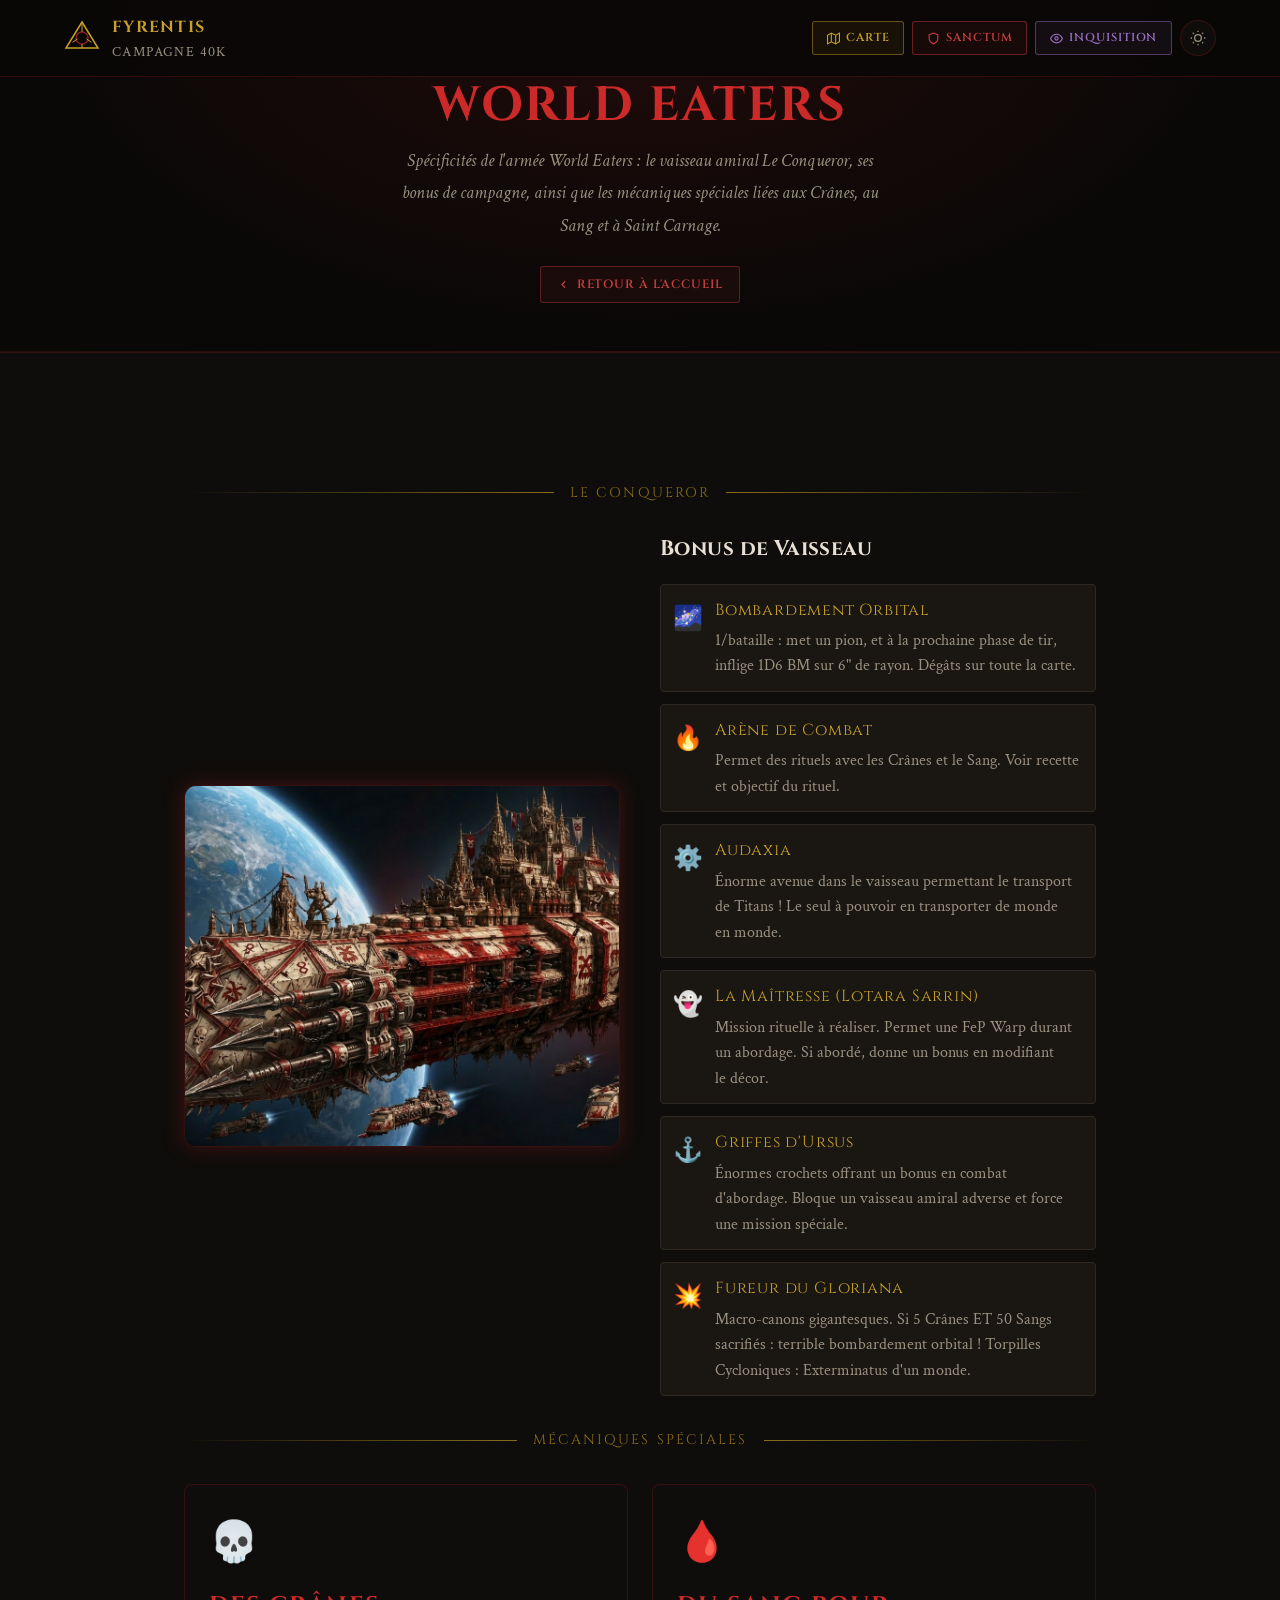
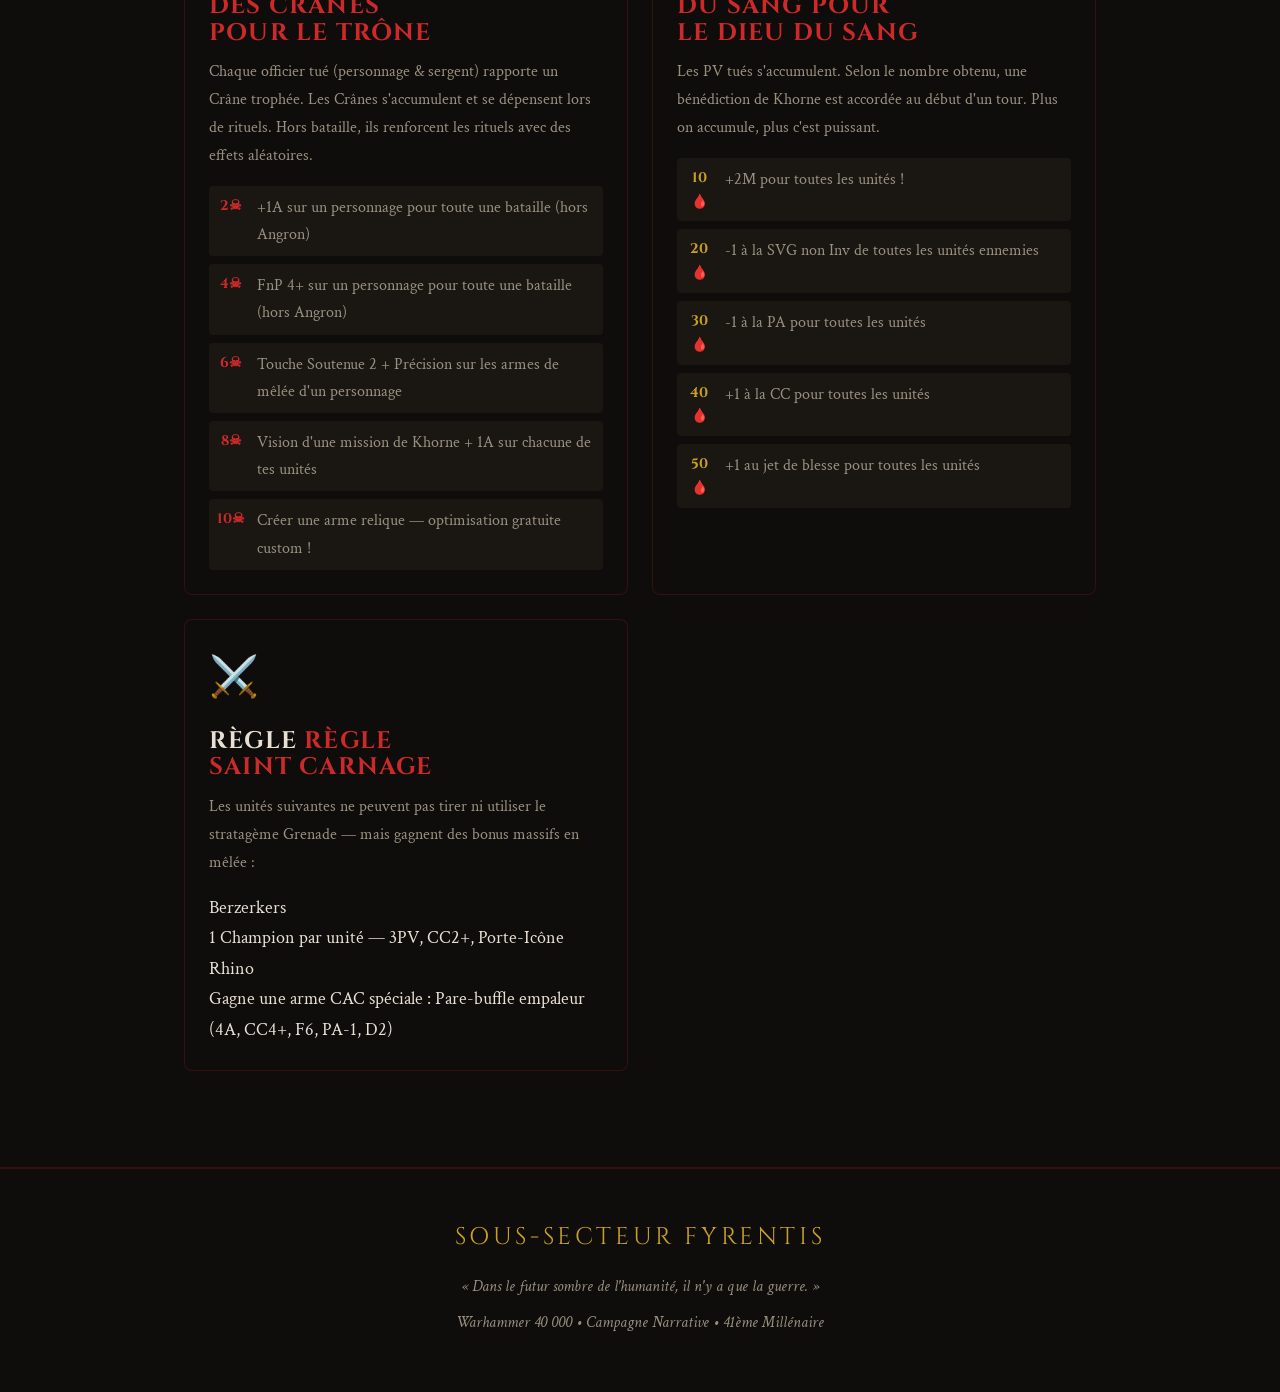
<file: world-eaters.html>
<!DOCTYPE html>
<html lang="fr" data-theme="dark">
<head>
  <meta charset="UTF-8">
  <meta name="viewport" content="width=device-width, initial-scale=1.0">
  <title>World Eaters</title>
  <link rel="preconnect" href="https://fonts.googleapis.com">
  <link rel="preconnect" href="https://fonts.gstatic.com" crossorigin>
  <link href="https://fonts.googleapis.com/css2?family=Cinzel:wght@400;600;700;900&family=Crimson+Text:ital,wght@0,400;0,600;1,400&display=swap" rel="stylesheet">
  <link rel="stylesheet" href="assets/css/style.css">
  <style>
    /* ── BOUTONS DE NAVIGATION PAGES ─────────────────────────────────────── */
    .nav-page-links {
      display: flex;
      gap: 0.5rem;
      align-items: center;
    }
    .btn-nav-page {
      display: inline-flex;
      align-items: center;
      gap: 0.4rem;
      padding: 0.4rem 0.85rem;
      font-family: 'Cinzel', serif;
      font-size: 0.72rem;
      font-weight: 600;
      letter-spacing: 0.08em;
      text-transform: uppercase;
      text-decoration: none;
      border-radius: 3px;
      border: 1px solid;
      transition: background 180ms ease, color 180ms ease, border-color 180ms ease, box-shadow 180ms ease;
      cursor: pointer;
      white-space: nowrap;
    }
    .btn-nav-page--carte {
      color: #c8a028;
      border-color: rgba(200, 160, 40, 0.45);
      background: rgba(200, 160, 40, 0.07);
    }
    .btn-nav-page--carte:hover {
      background: rgba(200, 160, 40, 0.18);
      border-color: #c8a028;
      box-shadow: 0 0 10px rgba(200, 160, 40, 0.25);
      color: #e8c050;
    }
    .btn-nav-page--sanctum {
      color: #c84040;
      border-color: rgba(200, 60, 60, 0.45);
      background: rgba(200, 60, 60, 0.07);
    }
    .btn-nav-page--sanctum:hover {
      background: rgba(200, 60, 60, 0.18);
      border-color: #c84040;
      box-shadow: 0 0 10px rgba(200, 60, 60, 0.25);
      color: #e06060;
    }
    .btn-nav-page--inquisition {
      color: #9b6fc4;
      border-color: rgba(155, 111, 196, 0.45);
      background: rgba(155, 111, 196, 0.07);
    }
    .btn-nav-page--inquisition:hover {
      background: rgba(155, 111, 196, 0.18);
      border-color: #9b6fc4;
      box-shadow: 0 0 10px rgba(155, 111, 196, 0.28);
      color: #c090e8;
    }
    [data-theme="light"] .btn-nav-page--carte { color: #8a6800; border-color: rgba(138, 104, 0, 0.4); background: rgba(138, 104, 0, 0.06); }
    [data-theme="light"] .btn-nav-page--carte:hover { background: rgba(138, 104, 0, 0.14); border-color: #8a6800; }
    [data-theme="light"] .btn-nav-page--sanctum { color: #8b1c1c; border-color: rgba(139, 28, 28, 0.4); background: rgba(139, 28, 28, 0.06); }
    [data-theme="light"] .btn-nav-page--sanctum:hover { background: rgba(139, 28, 28, 0.14); border-color: #8b1c1c; }
    [data-theme="light"] .btn-nav-page--inquisition { color: #5a2a8a; border-color: rgba(90, 42, 138, 0.4); background: rgba(90, 42, 138, 0.06); }
    [data-theme="light"] .btn-nav-page--inquisition:hover { background: rgba(90, 42, 138, 0.14); border-color: #5a2a8a; }

    /* ── HERO MINI ──────────────────────────────────────────────────── */
    .page-hero {
      padding: 5rem 0 3rem;
      text-align: center;
      background: radial-gradient(ellipse at center top, rgba(139,28,28,0.18) 0%, transparent 65%);
      border-bottom: 1px solid rgba(139,28,28,0.2);
    }
    .page-hero .section-eyebrow { margin-bottom: 0.5rem; }
    .page-hero .section-title   { font-size: clamp(1.8rem, 4vw, 3rem); margin-bottom: 0.75rem; }
    .page-hero .section-desc    { max-width: 60ch; margin: 0 auto; }

    /* ── LIEN RETOUR ────────────────────────────────────────────────────── */
    .back-link {
      display: inline-flex;
      align-items: center;
      gap: 0.4rem;
      margin: 1.5rem 0 0;
      font-family: 'Cinzel', serif;
      font-size: 0.75rem;
      font-weight: 600;
      letter-spacing: 0.08em;
      text-transform: uppercase;
      text-decoration: none;
      color: #c84040;
      border: 1px solid rgba(200,60,60,0.4);
      background: rgba(200,60,60,0.07);
      padding: 0.45rem 1rem;
      border-radius: 3px;
      transition: background 180ms ease, border-color 180ms ease, box-shadow 180ms ease;
    }
    .back-link:hover {
      background: rgba(200,60,60,0.18);
      border-color: #c84040;
      box-shadow: 0 0 12px rgba(200,60,60,0.25);
      color: #e06060;
    }
    [data-theme="light"] .back-link { color: #8b1c1c; border-color: rgba(139,28,28,0.4); background: rgba(139,28,28,0.06); }
    [data-theme="light"] .back-link:hover { background: rgba(139,28,28,0.14); border-color: #8b1c1c; }

    @media (max-width: 600px) {
      .nav-page-links { gap: 0.35rem; }
      .btn-nav-page   { font-size: 0.65rem; padding: 0.35rem 0.6rem; }
    }
  </style>
</head>
<body>

<nav class="nav" id="nav">
  <div class="nav-inner">
    <a href="index.html" class="nav-logo" aria-label="Campagne Fyrentis — Retour à l'accueil">
      <svg class="nav-logo-icon" viewBox="0 0 36 36" fill="none" aria-hidden="true">
        <polygon points="18,2 34,28 2,28" fill="none" stroke="currentColor" stroke-width="1.5" color="#c8a028"/>
        <circle cx="18" cy="18" r="6" fill="none" stroke="currentColor" stroke-width="1.5" color="#8b1c1c"/>
        <line x1="18" y1="2" x2="18" y2="12" stroke="currentColor" stroke-width="1" color="#c8a028"/>
        <line x1="18" y1="24" x2="18" y2="28" stroke="currentColor" stroke-width="1" color="#c8a028"/>
        <line x1="8.5" y1="22.3" x2="13.5" y2="18.9" stroke="currentColor" stroke-width="1" color="#c8a028"/>
        <line x1="27.5" y1="22.3" x2="22.5" y2="18.9" stroke="currentColor" stroke-width="1" color="#c8a028"/>
      </svg>
      <div>
        <span class="nav-logo-text">Fyrentis</span>
        <span class="nav-logo-sub">Campagne 40K</span>
      </div>
    </a>
    <div class="nav-actions">
      <div class="nav-page-links">
        <a href="carte.html" class="btn-nav-page btn-nav-page--carte" aria-label="Voir la Carte du secteur">
          <svg width="13" height="13" viewBox="0 0 24 24" fill="none" stroke="currentColor" stroke-width="2" aria-hidden="true"><polygon points="1 6 1 22 8 18 16 22 23 18 23 2 16 6 8 2 1 6"/><line x1="8" y1="2" x2="8" y2="18"/><line x1="16" y1="6" x2="16" y2="22"/></svg>
          Carte
        </a>
        <a href="sanctum.html" class="btn-nav-page btn-nav-page--sanctum" aria-label="Accéder au Sanctum">
          <svg width="13" height="13" viewBox="0 0 24 24" fill="none" stroke="currentColor" stroke-width="2" aria-hidden="true"><path d="M12 22s8-4 8-10V5l-8-3-8 3v7c0 6 8 10 8 10z"/></svg>
          Sanctum
        </a>
        <a href="rapports-inquisiteurs.html" class="btn-nav-page btn-nav-page--inquisition" aria-label="Lire les Rapports Inquisitoriaux">
          <svg width="13" height="13" viewBox="0 0 24 24" fill="none" stroke="currentColor" stroke-width="2" aria-hidden="true"><path d="M1 12s4-8 11-8 11 8 11 8-4 8-11 8-11-8-11-8z"/><circle cx="12" cy="12" r="3"/></svg>
          Inquisition
        </a>
      </div>
      <button class="btn-theme" data-theme-toggle aria-label="Basculer le thème">
        <svg width="16" height="16" viewBox="0 0 24 24" fill="none" stroke="currentColor" stroke-width="2"><path d="M21 12.79A9 9 0 1 1 11.21 3 7 7 0 0 0 21 12.79z"/></svg>
      </button>
      <button class="nav-mobile-toggle" id="nav-toggle" aria-label="Menu" aria-expanded="false">
        <svg width="18" height="18" viewBox="0 0 24 24" fill="none" stroke="currentColor" stroke-width="2"><line x1="3" y1="6" x2="21" y2="6"/><line x1="3" y1="12" x2="21" y2="12"/><line x1="3" y1="18" x2="21" y2="18"/></svg>
      </button>
    </div>
  </div>
</nav>

<!-- HERO MINI -->
<header class="page-hero" id="top">
  <div class="container">
    <h1 class="section-title"><span>WORLD EATERS</span></h1>
    <p class="section-desc">Spécificités de l'armée World Eaters : le vaisseau amiral Le Conqueror, ses bonus de campagne, ainsi que les mécaniques spéciales liées aux Crânes, au Sang et à Saint Carnage.</p>
    <a href="index.html#specificites-jean" class="back-link">
      <svg width="13" height="13" viewBox="0 0 24 24" fill="none" stroke="currentColor" stroke-width="2" aria-hidden="true"><polyline points="15 18 9 12 15 6"/></svg>
      Retour à l'accueil
    </a>
  </div>
</header>

<!-- CONTENU WORLD EATERS -->
<section id="specificites-jean" class="ship-section">
  <div class="container">
    <div id="mecaniques-container"><!-- injecté par JS --></div>
  </div>
</section>

<footer>
  <div class="container">
    <div class="footer-logo">Sous-Secteur Fyrentis</div>
    <p class="footer-line">« Dans le futur sombre de l'humanité, il n'y a que la guerre. »</p>
    <p class="footer-line">Warhammer 40 000 • Campagne Narrative • 41ème Millénaire</p>
  </div>
</footer>

<a href="#top" class="back-top" id="back-top" aria-label="Retour en haut">
  <svg width="16" height="16" viewBox="0 0 24 24" fill="none" stroke="currentColor" stroke-width="2"><polyline points="18 15 12 9 6 15"/></svg>
</a>

<script>
(function () {

  // ── THEME TOGGLE
  const themeBtn = document.querySelector('[data-theme-toggle]');
  const root = document.documentElement;
  let theme = root.getAttribute('data-theme') || (matchMedia('(prefers-color-scheme: dark)').matches ? 'dark' : 'light');
  root.setAttribute('data-theme', theme);
  function updateThemeBtn() {
    if (!themeBtn) return;
    themeBtn.innerHTML = theme === 'dark'
      ? '<svg width="16" height="16" viewBox="0 0 24 24" fill="none" stroke="currentColor" stroke-width="2"><circle cx="12" cy="12" r="5"/><path d="M12 1v2M12 21v2M4.22 4.22l1.42 1.42M18.36 18.36l1.42 1.42M1 12h2M21 12h2M4.22 19.78l1.42-1.42M18.36 5.64l1.42-1.42"/></svg>'
      : '<svg width="16" height="16" viewBox="0 0 24 24" fill="none" stroke="currentColor" stroke-width="2"><path d="M21 12.79A9 9 0 1 1 11.21 3 7 7 0 0 0 21 12.79z"/></svg>';
    themeBtn.setAttribute('aria-label', 'Basculer vers le mode ' + (theme === 'dark' ? 'clair' : 'sombre'));
  }
  updateThemeBtn();
  if (themeBtn) themeBtn.addEventListener('click', () => { theme = theme === 'dark' ? 'light' : 'dark'; root.setAttribute('data-theme', theme); updateThemeBtn(); });

  // ── MOBILE NAV
  const navToggle = document.getElementById('nav-toggle');
  if (navToggle) {
    navToggle.addEventListener('click', () => {
      const expanded = navToggle.getAttribute('aria-expanded') === 'true';
      navToggle.setAttribute('aria-expanded', !expanded);
    });
  }

  // ── NAV SCROLL + BACK-TO-TOP
  const nav = document.getElementById('nav');
  window.addEventListener('scroll', () => {
    nav.classList.toggle('nav--scrolled', window.scrollY > 60);
    document.getElementById('back-top').classList.toggle('visible', window.scrollY > 300);
  }, { passive: true });

  // ── REVEAL ON SCROLL
  function initReveal() {
    const obs = new IntersectionObserver(entries => {
      entries.forEach(e => { if (e.isIntersecting) { e.target.classList.add('visible'); obs.unobserve(e.target); } });
    }, { threshold: 0.1, rootMargin: '0px 0px -40px 0px' });
    document.querySelectorAll('.reveal').forEach(el => obs.observe(el));
  }

  // ── RENDER MECANIQUES
  function renderMecaniques(m) {
    const vaisseau = m.vaisseau;
    const cranes   = m.cranes;
    const sang     = m.sang;
    const sc       = m.saint_carnage;

    document.getElementById('mecaniques-container').innerHTML = `
      <div class="ornament"><span>Le Conqueror</span></div>
      <div class="ship-layout">
        <div class="ship-img-wrap reveal">
          <img src="${vaisseau.image}" alt="${vaisseau.image_alt}" width="800" height="360" loading="lazy">
        </div>
        <div class="reveal reveal-delay-2">
          <h3>Bonus de Vaisseau</h3>
          <ul class="ship-bonus-list" role="list">${vaisseau.bonus.map(b =>
            `<li class="ship-bonus"><span class="ship-bonus-icon">${b.icone}</span><div><p class="ship-bonus-name">${b.nom}</p><p class="ship-bonus-desc">${b.desc}</p></div></li>`
          ).join('')}</ul>
        </div>
      </div>

      <div class="ornament"><span>Mécaniques Spéciales</span></div>
      <div class="mechanics-grid">
        <div class="mechanic-card reveal">
          <span class="mechanic-icon">${cranes.icone}</span>
          <h3 class="mechanic-title"><span class="red">${cranes.titre}</span></h3>
          <p class="mechanic-desc">${cranes.desc}</p>
          <ul class="mechanic-tiers" role="list">${cranes.paliers.map(p =>
            `<li><span class="tier-num">${p.seuil}</span>${p.effet}</li>`
          ).join('')}</ul>
        </div>
        <div class="mechanic-card reveal reveal-delay-2">
          <span class="mechanic-icon">${sang.icone}</span>
          <h3 class="mechanic-title"><span class="red">${sang.titre}</span></h3>
          <p class="mechanic-desc">${sang.desc}</p>
          <ul class="mechanic-tiers" role="list">${sang.paliers.map(p =>
            `<li><span class="tier-num gold">${p.seuil}</span>${p.effet}</li>`
          ).join('')}</ul>
        </div>
        <div class="mechanic-card reveal">
          <span class="mechanic-icon">${sc.icone}</span>
          <h3 class="mechanic-title">Règle <span class="red">${sc.titre}</span></h3>
          <p class="mechanic-desc">${sc.desc}</p>
          <div>${sc.unites.map(u => `<div><p>${u.nom}</p><p>${u.detail}</p></div>`).join('')}</div>
        </div>
      </div>`;
  }

  // ── MAIN : FETCH + RENDER
  fetch('assets/data/campagne.json')
    .then(r => r.json())
    .then(d => {
      renderMecaniques(d.mecaniques);
      initReveal();
    })
    .catch(err => {
      console.error('Erreur chargement campagne.json :', err);
      document.getElementById('mecaniques-container').innerHTML =
        '<p style="color:var(--color-primary-bright);text-align:center;padding:2rem">Erreur : impossible de charger les données.</p>';
    });

})();
</script>

</body>
</html>
</file>
<file: assets/css/style.css>
/*
 * Troisième passe de refactorisation
 * ---------------------------------
 * Version orientée maintenance :
 * - commentaires renforcés,
 * - séparation plus claire par zones fonctionnelles,
 * - conservation stricte du rendu et du comportement.
 */

/* =========================
   Guide de lecture du fichier
   =========================
   1. Base globale et charte visuelle
   2. Composants structurels (header, navigation, sections)
   3. Composants de contenu (cartes, onglets, citations)
   4. Repères graphiques spécifiques à la carte
   5. Utilitaires de compatibilité conservés
   6. Carrousel d'images
   7. Système de couleurs par armée (palette cohérente)
*/

/* ============================================================
   ART DIRECTION: Warhammer 40K Grimdark
   Palette: Deep black/charcoal surfaces, blood-red accent, brass/gold
   Typography: Cinzel (display, gothic) + Crimson Text (body, immersive)
   Density: Spacious editorial with dramatic full-bleed moments
============================================================ */

:root, [data-theme="dark"] {
  /* Surfaces — grimdark charcoal */
  --color-bg:              #0a0807;
  --color-surface:         #0f0d0b;
  --color-surface-2:       #141210;
  --color-surface-offset:  #1a1713;
  --color-surface-offset-2: #201d18;
  --color-surface-dynamic: #2a2520;
  --color-divider:         #2e2820;
  --color-border:          oklch(from #8b1c1c l c h / 0.3);

  /* Text */
  --color-text:            #e8e0d4;
  --color-text-muted:      #9a9080;
  --color-text-faint:      #5a5248;
  --color-text-inverse:    #0a0807;

  /* Primary Accent — Blood Red */
  --color-primary:         #8b1c1c;
  --color-primary-bright:  #cc2929;
  --color-primary-hover:   #a82222;
  --color-primary-highlight: #2a1010;

  /* Gold / Brass */
  --color-gold:            #c8a028;
  --color-gold-muted:      #8a6e1a;
  --color-gold-highlight:  #1e1a08;

  /* Radius */
  --radius-sm: 0.25rem;
  --radius-md: 0.375rem;
  --radius-lg: 0.5rem;
  --radius-xl: 0.75rem;
  --radius-full: 9999px;

  /* Transitions */
  --transition: 200ms cubic-bezier(0.16, 1, 0.3, 1);

  /* Shadows */
  --shadow-sm: 0 1px 3px oklch(0 0 0 / 0.4);
  --shadow-md: 0 4px 16px oklch(0 0 0 / 0.5);
  --shadow-lg: 0 12px 40px oklch(0 0 0 / 0.6);
  --shadow-red: 0 0 20px oklch(from #8b1c1c l c h / 0.4);

  /* Spacing */
  --space-1:0.25rem; --space-2:0.5rem; --space-3:0.75rem; --space-4:1rem;
  --space-5:1.25rem; --space-6:1.5rem; --space-8:2rem; --space-10:2.5rem;
  --space-12:3rem; --space-16:4rem; --space-20:5rem; --space-24:6rem;

  /* Type */
  --text-xs: clamp(0.75rem, 0.7rem + 0.25vw, 0.875rem);
  --text-sm: clamp(0.875rem, 0.8rem + 0.35vw, 1rem);
  --text-base: clamp(1rem, 0.95rem + 0.25vw, 1.125rem);
  --text-lg: clamp(1.125rem, 1rem + 0.75vw, 1.5rem);
  --text-xl: clamp(1.5rem, 1.2rem + 1.25vw, 2.25rem);
  --text-2xl: clamp(2rem, 1.2rem + 2.5vw, 3.5rem);
  --text-3xl: clamp(2.5rem, 1rem + 4vw, 5rem);
  --text-hero: clamp(3rem, 0.5rem + 7vw, 8rem);

  --font-display: 'Cinzel', 'Times New Roman', serif;
  --font-body: 'Crimson Text', 'Georgia', serif;

  --content-narrow: 640px;
  --content-default: 960px;
  --content-wide: 1200px;

  /* ============================================================
     PALETTE ARMÉES — variables centralisées (mode dark)
     Référence : .btn-armee--[xx] du header
  ============================================================ */

  /* Iron Warriors de Khorne — bronze rouillé */
  --army-iw-fg:     #c8a878;
  --army-iw-border: rgba(200, 168, 120, 0.45);
  --army-iw-bg:     rgba(200, 168, 120, 0.10);
  --army-iw-bar:    #c8a878;

  /* Silver Templars — argent glacé */
  --army-st-fg:     #a8bcd4;
  --army-st-border: rgba(168, 188, 212, 0.45);
  --army-st-bg:     rgba(168, 188, 212, 0.10);
  --army-st-bar:    #a8bcd4;

  /* World Eaters — rouge sang vif */
  --army-we-fg:     #e05050;
  --army-we-border: rgba(224, 80, 80, 0.45);
  --army-we-bg:     rgba(224, 80, 80, 0.10);
  --army-we-bar:    #e05050;

  /* Black Templars — or héraldique */
  --army-bt-fg:     #d4a828;
  --army-bt-border: rgba(212, 168, 40, 0.45);
  --army-bt-bg:     rgba(212, 168, 40, 0.10);
  --army-bt-bar:    #d4a828;

  /* Blood Angels — rouge profond */
  --army-ba-fg:     #cc4444;
  --army-ba-border: rgba(204, 68, 68, 0.45);
  --army-ba-bg:     rgba(204, 68, 68, 0.10);
  --army-ba-bar:    #cc4444;

  /* Death Guard — vert putride */
  --army-dg-fg:     #8ab848;
  --army-dg-border: rgba(138, 184, 72, 0.45);
  --army-dg-bg:     rgba(138, 184, 72, 0.10);
  --army-dg-bar:    #8ab848;

  /* Garde Impériale — kaki terreux */
  --army-gi-fg:     #b8a860;
  --army-gi-border: rgba(184, 168, 96, 0.45);
  --army-gi-bg:     rgba(184, 168, 96, 0.10);
  --army-gi-bar:    #b8a860;

  /* Nécrons — vert nécrotique */
  --army-nc-fg:     #40dd88;
  --army-nc-border: rgba(64, 221, 136, 0.45);
  --army-nc-bg:     rgba(64, 221, 136, 0.10);
  --army-nc-bar:    #40dd88;
}

[data-theme="light"] {
  --color-bg:              #f0ebe3;
  --color-surface:         #f5f0e8;
  --color-surface-2:       #faf7f2;
  --color-surface-offset:  #e8e0d4;
  --color-surface-offset-2: #ddd4c8;
  --color-surface-dynamic: #d4c8ba;
  --color-divider:         #c8bfb0;
  --color-border:          oklch(from #8b1c1c l c h / 0.25);
  --color-text:            #1a1208;
  --color-text-muted:      #4a3e30;
  --color-text-faint:      #8a7a68;
  --color-text-inverse:    #f0ebe3;
  --color-primary:         #7a1515;
  --color-primary-bright:  #b01e1e;
  --color-primary-hover:   #8a1818;
  --color-primary-highlight: #f0d8d8;
  --color-gold:            #8a6e1a;
  --color-gold-muted:      #a08020;
  --color-gold-highlight:  #f0e8c0;

  /* PALETTE ARMÉES — variantes mode clair */
  --army-iw-fg:     #8a6a30;
  --army-iw-border: rgba(138, 106, 48, 0.4);
  --army-iw-bg:     rgba(138, 106, 48, 0.08);
  --army-iw-bar:    #8a6a30;

  --army-st-fg:     #4a6a8a;
  --army-st-border: rgba(74, 106, 138, 0.4);
  --army-st-bg:     rgba(74, 106, 138, 0.08);
  --army-st-bar:    #4a6a8a;

  --army-we-fg:     #9a1a1a;
  --army-we-border: rgba(154, 26, 26, 0.4);
  --army-we-bg:     rgba(154, 26, 26, 0.08);
  --army-we-bar:    #9a1a1a;

  --army-bt-fg:     #7a5800;
  --army-bt-border: rgba(122, 88, 0, 0.4);
  --army-bt-bg:     rgba(122, 88, 0, 0.08);
  --army-bt-bar:    #7a5800;

  --army-ba-fg:     #8a1a1a;
  --army-ba-border: rgba(138, 26, 26, 0.4);
  --army-ba-bg:     rgba(138, 26, 26, 0.08);
  --army-ba-bar:    #8a1a1a;

  --army-dg-fg:     #3a6a08;
  --army-dg-border: rgba(58, 106, 8, 0.4);
  --army-dg-bg:     rgba(58, 106, 8, 0.08);
  --army-dg-bar:    #3a6a08;

  --army-gi-fg:     #5a4a10;
  --army-gi-border: rgba(90, 74, 16, 0.4);
  --army-gi-bg:     rgba(90, 74, 16, 0.08);
  --army-gi-bar:    #5a4a10;

  --army-nc-fg:     #006840;
  --army-nc-border: rgba(0, 104, 64, 0.4);
  --army-nc-bg:     rgba(0, 104, 64, 0.08);
  --army-nc-bar:    #006840;
}

/* BASE */
*, *::before, *::after { box-sizing: border-box; margin: 0; padding: 0; }
html { scroll-behavior: smooth; scroll-padding-top: var(--space-16); -webkit-font-smoothing: antialiased; }
body {
  min-height: 100dvh;
  font-family: var(--font-body);
  font-size: var(--text-base);
  color: var(--color-text);
  background-color: var(--color-bg);
  line-height: 1.7;
}
img { display: block; max-width: 100%; height: auto; }
h1, h2, h3, h4 { font-family: var(--font-display); text-wrap: balance; line-height: 1.1; letter-spacing: 0.02em; }
p { text-wrap: pretty; max-width: 72ch; }
a, button { transition: color var(--transition), background var(--transition), box-shadow var(--transition), opacity var(--transition); }
button { cursor: pointer; background: none; border: none; font: inherit; color: inherit; }
::selection { background: oklch(from var(--color-primary) l c h / 0.3); }
:focus-visible { outline: 2px solid var(--color-gold); outline-offset: 3px; border-radius: var(--radius-sm); }
@media (prefers-reduced-motion: reduce) {
  *, *::before, *::after { animation-duration: 0.01ms !important; transition-duration: 0.01ms !important; }
}

/* SCROLLBAR */
::-webkit-scrollbar { width: 6px; }
::-webkit-scrollbar-track { background: var(--color-bg); }
::-webkit-scrollbar-thumb { background: var(--color-primary); border-radius: 3px; }

/* ============================================================
   LAYOUT
============================================================ */
.container { max-width: var(--content-default); margin-inline: auto; padding-inline: var(--space-6); }
.container--wide { max-width: var(--content-wide); margin-inline: auto; padding-inline: var(--space-6); }
section { padding-block: clamp(var(--space-12), 8vw, var(--space-24)); }

/* ORNAMENTAL DIVIDER */
.ornament {
  display: flex; align-items: center; gap: var(--space-4);
  color: var(--color-gold-muted); margin-block: var(--space-8);
}
.ornament::before, .ornament::after {
  content: ''; flex: 1; height: 1px;
  background: linear-gradient(to right, transparent, var(--color-gold-muted));
}
.ornament::after { background: linear-gradient(to left, transparent, var(--color-gold-muted)); }
.ornament span { font-family: var(--font-display); font-size: var(--text-xs); letter-spacing: 0.15em; text-transform: uppercase; white-space: nowrap; }

/* ============================================================
   NAVIGATION
============================================================ */
.nav {
  position: fixed; top: 0; left: 0; right: 0; z-index: 100;
  background: oklch(from var(--color-bg) l c h / 0.92);
  backdrop-filter: blur(12px);
  border-bottom: 1px solid var(--color-border);
  padding-block: var(--space-3);
  transition: box-shadow var(--transition);
}
.nav--scrolled { box-shadow: var(--shadow-md); }
.nav-inner {
  display: flex; align-items: center; justify-content: space-between;
  max-width: var(--content-wide); margin-inline: auto; padding-inline: var(--space-6);
  gap: var(--space-6);
}
.nav-logo {
  display: flex; align-items: center; gap: var(--space-3);
  text-decoration: none; color: var(--color-text);
  flex-shrink: 0;
}
.nav-logo-icon { width: 36px; height: 36px; flex-shrink: 0; }
.nav-logo-text {
  font-family: var(--font-display); font-size: var(--text-sm);
  font-weight: 700; letter-spacing: 0.08em; text-transform: uppercase;
  color: var(--color-gold);
}
.nav-logo-sub {
  display: block; font-family: var(--font-body); font-size: var(--text-xs);
  color: var(--color-text-muted); letter-spacing: 0.1em; text-transform: uppercase;
  margin-top: -2px;
}
.nav-links {
  display: flex; align-items: center; gap: var(--space-1); list-style: none;
  flex-wrap: wrap;
}
.nav-links a {
  text-decoration: none; color: var(--color-text-muted);
  font-family: var(--font-display); font-size: var(--text-xs);
  letter-spacing: 0.1em; text-transform: uppercase;
  padding: var(--space-2) var(--space-3);
  border-radius: var(--radius-sm);
  transition: color var(--transition), background var(--transition);
}
.nav-links a:hover { color: var(--color-gold); background: oklch(from var(--color-gold) l c h / 0.1); }
.nav-actions { display: flex; align-items: center; gap: var(--space-2); }
.btn-theme {
  width: 36px; height: 36px; display: flex; align-items: center; justify-content: center;
  border-radius: var(--radius-full); border: 1px solid var(--color-border);
  color: var(--color-text-muted); background: var(--color-surface);
  transition: color var(--transition), border-color var(--transition);
}
.btn-theme:hover { color: var(--color-gold); border-color: var(--color-gold-muted); }

/* MOBILE NAV */
.nav-mobile-toggle {
  display: none; width: 36px; height: 36px;
  align-items: center; justify-content: center;
  border-radius: var(--radius-sm); border: 1px solid var(--color-border);
  color: var(--color-text-muted); background: var(--color-surface);
}
@media (max-width: 768px) {
  .nav-links { display: none; }
  .nav-links.open {
    display: flex; flex-direction: column;
    position: absolute; top: 100%; left: 0; right: 0;
    background: var(--color-surface);
    border-bottom: 1px solid var(--color-border);
    padding: var(--space-4); gap: var(--space-1);
  }
  .nav-mobile-toggle { display: flex; }
  .nav-inner { flex-wrap: wrap; }
}

/* ============================================================
   HERO
============================================================ */
.hero {
  position: relative; min-height: 100dvh;
  display: flex; flex-direction: column; justify-content: flex-end;
  overflow: hidden; padding-top: 80px;
}
.hero-bg {
  position: absolute; inset: 0; z-index: 0;
  background: #0a0807;
}
.hero-img {
  position: absolute; inset: 0; width: 100%; height: 100%;
  object-fit: cover; object-position: center 20%;
  opacity: 0.55;
  filter: saturate(0.8) contrast(1.1);
}
.hero-overlay {
  position: absolute; inset: 0;
  background: linear-gradient(
    180deg,
    oklch(from var(--color-bg) l c h / 0.1) 0%,
    oklch(from var(--color-bg) l c h / 0.2) 40%,
    oklch(from var(--color-bg) l c h / 0.8) 75%,
    oklch(from var(--color-bg) l c h / 1) 100%
  );
}
.hero-content {
  position: relative; z-index: 1;
  padding: var(--space-16) var(--space-6) var(--space-16);
  max-width: var(--content-wide); margin-inline: auto; width: 100%;
}
.hero-eyebrow {
  font-family: var(--font-display); font-size: var(--text-xs);
  letter-spacing: 0.2em; text-transform: uppercase;
  color: var(--color-gold); margin-bottom: var(--space-4);
  display: flex; align-items: center; gap: var(--space-3);
}
.hero-eyebrow::before {
  content: ''; display: inline-block; width: 40px; height: 1px;
  background: var(--color-gold);
}
.hero-title {
  font-size: var(--text-hero);
  font-weight: 900;
  text-transform: uppercase;
  letter-spacing: 0.04em;
  line-height: 0.95;
  color: var(--color-text);
  text-shadow: 0 0 60px oklch(from var(--color-primary) l c h / 0.5), 0 4px 20px oklch(0 0 0 / 0.8);
  margin-bottom: var(--space-4);
}
.hero-title span { color: var(--color-primary-bright); }
.hero-subtitle {
  font-size: var(--text-lg); color: var(--color-text-muted);
  max-width: 56ch; margin-bottom: var(--space-8);
  font-style: italic;
}
.hero-badges {
  display: flex; flex-wrap: wrap; gap: var(--space-3);
  margin-bottom: var(--space-8);
}
.badge {
  display: inline-flex; align-items: center; gap: var(--space-2);
  padding: var(--space-2) var(--space-3);
  border: 1px solid oklch(from var(--color-border) l c h / 1);
  border-radius: var(--radius-sm);
  font-family: var(--font-display); font-size: var(--text-xs);
  letter-spacing: 0.12em; text-transform: uppercase;
  background: oklch(from var(--color-surface) l c h / 0.8);
}
.badge--red {color: #ff6b6b; border-color: rgba(255, 107, 107, 0.35); background: rgba(255, 107, 107, 0.12); }
.badge--gold {color: #f2c14e; border-color: rgba(242, 193, 78, 0.35); background: rgba(242, 193, 78, 0.12); }
.badge--blue {color: #6bb8ff; border-color: rgba(107, 184, 255, 0.35); background: rgba(107, 184, 255, 0.12); }
.badge--muted { color: var(--color-text-muted); }
.badge--green {color: #65d46e; border-color: rgba(101, 212, 110, 0.35); background: rgba(101, 212, 110, 0.12); }
.badge--purple {color: #b57cff; border-color: rgba(181, 124, 255, 0.35); background: rgba(181, 124, 255, 0.12); }
.hero-scroll {
  position: absolute; bottom: var(--space-8); right: var(--space-8); z-index: 1;
  font-family: var(--font-display); font-size: var(--text-xs);
  letter-spacing: 0.15em; text-transform: uppercase;
  color: var(--color-text-faint);
  writing-mode: vertical-rl;
  display: flex; align-items: center; gap: var(--space-2);
}
.hero-scroll::after {
  content: ''; display: block; width: 1px; height: 40px;
  background: linear-gradient(to bottom, var(--color-text-faint), transparent);
  animation: scrollPulse 2s ease-in-out infinite;
}
@keyframes scrollPulse { 0%,100%{opacity:0.4} 50%{opacity:1} }

/* ============================================================
   SECTION TITLES
============================================================ */
.section-header { margin-bottom: var(--space-12); }
.section-eyebrow {
  font-family: var(--font-display); font-size: var(--text-xs);
  letter-spacing: 0.2em; text-transform: uppercase; color: var(--color-gold);
  margin-bottom: var(--space-3);
  display: flex; align-items: center; gap: var(--space-3);
}
.section-eyebrow::before {
  content: ''; display: block; width: 24px; height: 1px; background: var(--color-gold);
}
.section-title {
  font-size: var(--text-2xl); font-weight: 700;
  text-transform: uppercase; letter-spacing: 0.04em;
  color: var(--color-text);
}
.section-title span { color: var(--color-primary-bright); }
.section-desc {
  margin-top: var(--space-4); font-size: var(--text-base);
  color: var(--color-text-muted); max-width: 65ch;
  font-style: italic; line-height: 1.8;
}

/* ============================================================
   JOUEURS
============================================================ */
.players-grid {
  display: grid; grid-template-columns: repeat(auto-fill, minmax(min(260px, 100%), 1fr));
  gap: var(--space-6);
}
.player-card {
  background: var(--color-surface);
  border: 1px solid var(--color-border);
  border-radius: var(--radius-lg);
  padding: var(--space-6);
  position: relative; overflow: hidden;
  transition: box-shadow var(--transition), transform var(--transition);
}
.player-card:hover { box-shadow: var(--shadow-md); transform: translateY(-2px); }
.player-card::before {
  content: ''; position: absolute; top: 0; left: 0; right: 0; height: 3px;
  border-radius: var(--radius-lg) var(--radius-lg) 0 0;
}
.player-card--red::before { background: var(--color-primary); }
.player-card--gold::before { background: var(--color-gold); }
.player-card--blue::before { background: #3a6fa8; }
.player-card--green::before { background: #3a7a32; }
.player-card--purple::before { background: #7a3a8a; }
.player-name {
  font-family: var(--font-display); font-size: var(--text-lg);
  font-weight: 700; letter-spacing: 0.05em; margin-bottom: var(--space-1);
  color: var(--color-text);
}
.player-role {
  font-family: var(--font-display); font-size: var(--text-xs);
  letter-spacing: 0.12em; text-transform: uppercase; color: var(--color-gold);
  margin-bottom: var(--space-4);
}
.player-armies {
  list-style: none; display: flex; flex-direction: column; gap: var(--space-2);
}
.player-armies li {
  display: flex; align-items: center; gap: var(--space-2);
  font-size: var(--text-sm); color: var(--color-text-muted);
}
.player-armies li::before {
  content: ''; width: 6px; height: 6px; border-radius: 50%;
  background: var(--color-primary); flex-shrink: 0;
}
.player-card--gold .player-armies li::before { background: var(--color-gold); }
.player-card--blue .player-armies li::before { background: #3a6fa8; }
.player-card--green .player-armies li::before { background: #3a7a32; }
.player-card--purple .player-armies li::before { background: #7a3a8a; }

/* ============================================================
   BACKGROUND — SECTEUR
============================================================ */
.bg-surface { background: var(--color-surface); }
.bg-surface-2 { background: var(--color-surface-2); }

.lore-grid {
  display: grid; grid-template-columns: 1fr 1fr;
  gap: var(--space-8); align-items: start;
}
@media (max-width: 700px) { .lore-grid { grid-template-columns: 1fr; } }

.lore-text h3 {
  font-size: var(--text-xl); letter-spacing: 0.04em; text-transform: uppercase;
  color: var(--color-gold); margin-bottom: var(--space-4);
}
.lore-text p {
  font-size: var(--text-base); line-height: 1.8; color: var(--color-text-muted);
  margin-bottom: var(--space-4);
}
.lore-text p:last-child { margin-bottom: 0; }

.lore-image {
  border-radius: var(--radius-lg);
  overflow: hidden; box-shadow: var(--shadow-lg);
  border: 1px solid var(--color-border);
  position: relative;
}
.lore-image img { width: 100%; height: 320px; object-fit: cover; }
.lore-image-caption {
  position: absolute; bottom: 0; left: 0; right: 0;
  background: linear-gradient(transparent, oklch(from var(--color-bg) l c h / 0.9));
  padding: var(--space-6) var(--space-4) var(--space-4);
  font-family: var(--font-display); font-size: var(--text-xs);
  letter-spacing: 0.1em; text-transform: uppercase;
  color: var(--color-text-muted);
}

/* MAP */
.map-container {
  border-radius: var(--radius-xl); overflow: hidden;
  border: 1px solid var(--color-border); box-shadow: var(--shadow-lg);
  margin-block: var(--space-8);
}
.map-container img {
  width: 100%; max-height: 500px; object-fit: cover; object-position: center;
}
.map-legend {
  background: var(--color-surface); padding: var(--space-6);
  display: flex; flex-wrap: wrap; gap: var(--space-6);
}
.map-legend-item {
  display: flex; align-items: center; gap: var(--space-2);
  font-family: var(--font-display); font-size: var(--text-xs);
  letter-spacing: 0.1em; text-transform: uppercase; color: var(--color-text-muted);
}
.map-dot {
  width: 10px; height: 10px; border-radius: 50%; flex-shrink: 0;
}

/* ============================================================
   SYSTÈMES / FRONTS
============================================================ */
.fronts-tabs {
  display: flex; gap: var(--space-2); margin-bottom: var(--space-8);
  border-bottom: 1px solid var(--color-divider); padding-bottom: 0;
  flex-wrap: wrap;
}
.front-tab {
  font-family: var(--font-display); font-size: var(--text-sm);
  letter-spacing: 0.1em; text-transform: uppercase; color: var(--color-text-muted);
  padding: var(--space-3) var(--space-4);
  border-bottom: 2px solid transparent;
  margin-bottom: -1px; cursor: pointer;
  transition: color var(--transition), border-color var(--transition);
}
.front-tab:hover { color: var(--color-text); }
.front-tab.active { color: var(--color-gold); border-bottom-color: var(--color-gold); }

.front-panel { display: none; }
.front-panel.active { display: block; }

.front-header {
  display: grid; grid-template-columns: 1fr auto;
  gap: var(--space-6); align-items: start; margin-bottom: var(--space-8);
}
@media (max-width: 600px) { .front-header { grid-template-columns: 1fr; } }

.front-title {
  font-size: var(--text-xl); text-transform: uppercase; letter-spacing: 0.04em;
  color: var(--color-text); margin-bottom: var(--space-2);
}
.front-status {
  display: inline-flex; align-items: center; gap: var(--space-2);
  padding: var(--space-1) var(--space-3);
  border-radius: var(--radius-full); border: 1px solid currentColor;
  font-family: var(--font-display); font-size: var(--text-xs);
  letter-spacing: 0.12em; text-transform: uppercase;
}
.front-visual {
  margin: 1.5rem 0 2rem;
  border-radius: 18px;
  overflow: hidden;
  border: 1px solid rgba(255,255,255,0.08);
  box-shadow: 0 20px 45px rgba(0,0,0,0.35);
  background: rgba(255,255,255,0.02);
}
.front-visual img {
  display: block;
  width: 100%;
  height: auto;
  aspect-ratio: 16 / 9;
  object-fit: cover;
}
.front-visual--sanctum {
  border-color: rgba(200, 160, 40, 0.28);
  box-shadow:
    0 20px 45px rgba(0, 0, 0, 0.42),
    0 0 0 1px rgba(200, 160, 40, 0.08) inset;
}
.front-status::before {
  content: ''; width: 6px; height: 6px; border-radius: 50%;
  background: currentColor;
  animation: pulse 1.5s ease-in-out infinite;
}
@keyframes pulse { 0%,100%{opacity:0.5;transform:scale(1)} 50%{opacity:1;transform:scale(1.2)} }
.front-status--active { color: var(--color-primary-bright); }
.front-status--contested { color: var(--color-gold); }
.front-status--secret { color: #8888ff; }

.front-desc {
  font-size: var(--text-base); line-height: 1.8; color: var(--color-text-muted);
  font-style: italic; max-width: 65ch; margin-bottom: var(--space-6);
}

/* BATTLE LOG */
.battle-log { display: flex; flex-direction: column; gap: var(--space-4); }
.battle-entry {
  background: var(--color-surface);
  border: 1px solid var(--color-border);
  border-radius: var(--radius-lg); padding: var(--space-5);
  position: relative; overflow: hidden;
}
.battle-entry::before {
  content: ''; position: absolute; left: 0; top: 0; bottom: 0; width: 3px;
}
.battle-entry--victory::before { background: var(--color-primary); }
.battle-entry--contested::before { background: var(--color-gold); }
.battle-entry--defeat::before { background: #3a6fa8; }
.battle-entry--nurgle::before { background: #4a7a1a; }

.battle-label {
  font-family: var(--font-display); font-size: var(--text-xs);
  letter-spacing: 0.15em; text-transform: uppercase; color: var(--color-text-faint);
  margin-bottom: var(--space-2);
}
.battle-title {
  font-family: var(--font-display); font-size: var(--text-lg);
  color: var(--color-text); margin-bottom: var(--space-3);
  letter-spacing: 0.03em;
}
.battle-text {
  font-size: var(--text-sm); line-height: 1.75; color: var(--color-text-muted);
  margin-bottom: var(--space-4);
}
.battle-factions {
  display: flex; flex-wrap: wrap; gap: var(--space-2);
}

/* --- FACTION TAGS — liés à la palette armée --- */
.faction-tag {
  padding: var(--space-1) var(--space-2);
  border-radius: var(--radius-sm); border: 1px solid var(--color-border);
  font-family: var(--font-display); font-size: var(--text-xs);
  letter-spacing: 0.1em; text-transform: uppercase; color: var(--color-text-muted);
}
.faction-tag--iw { border-color: var(--army-iw-border); color: var(--army-iw-fg); background: var(--army-iw-bg); }
.faction-tag--st { border-color: var(--army-st-border); color: var(--army-st-fg); background: var(--army-st-bg); }
.faction-tag--we { border-color: var(--army-we-border); color: var(--army-we-fg); background: var(--army-we-bg); }
.faction-tag--bt { border-color: var(--army-bt-border); color: var(--army-bt-fg); background: var(--army-bt-bg); }
.faction-tag--ba { border-color: var(--army-ba-border); color: var(--army-ba-fg); background: var(--army-ba-bg); }
.faction-tag--dg { border-color: var(--army-dg-border); color: var(--army-dg-fg); background: var(--army-dg-bg); }
.faction-tag--gi { border-color: var(--army-gi-border); color: var(--army-gi-fg); background: var(--army-gi-bg); }
.faction-tag--nc { border-color: var(--army-nc-border); color: var(--army-nc-fg); background: var(--army-nc-bg); }
/* Ork — conserver les couleurs précédentes */
.faction-tag--ork { border-color: #3a6a1c; color: #6aaa3c; }

/* STATIONS GRID */
.stations-grid {
  display: grid; grid-template-columns: repeat(auto-fill, minmax(min(180px,100%), 1fr));
  gap: var(--space-3); margin-top: var(--space-6);
}
.station-card {
  background: var(--color-surface); border: 1px solid var(--color-border);
  border-radius: var(--radius-md); padding: var(--space-4);
  text-align: center;
}
.station-num {
  font-family: var(--font-display); font-size: var(--text-xl);
  color: var(--color-text-faint); margin-bottom: var(--space-1);
}
.station-label {
  font-family: var(--font-display); font-size: var(--text-xs);
  letter-spacing: 0.1em; text-transform: uppercase; margin-bottom: var(--space-2);
  color: var(--color-text-muted);
}
.station-owner {
  display: inline-block; padding: var(--space-1) var(--space-2);
  border-radius: var(--radius-sm); font-family: var(--font-display);
  font-size: var(--text-xs); letter-spacing: 0.1em; text-transform: uppercase;
}

/* --- STATION OWNERS — liés à la palette armée --- */
.station-owner--iw { background: var(--army-iw-bg); color: var(--army-iw-fg); border: 1px solid var(--army-iw-border); }
.station-owner--st { background: var(--army-st-bg); color: var(--army-st-fg); border: 1px solid var(--army-st-border); }
.station-owner--we { background: var(--army-we-bg); color: var(--army-we-fg); border: 1px solid var(--army-we-border); }
.station-owner--bt { background: var(--army-bt-bg); color: var(--army-bt-fg); border: 1px solid var(--army-bt-border); }
.station-owner--ba { background: var(--army-ba-bg); color: var(--army-ba-fg); border: 1px solid var(--army-ba-border); }
.station-owner--dg { background: var(--army-dg-bg); color: var(--army-dg-fg); border: 1px solid var(--army-dg-border); }
.station-owner--gi { background: var(--army-gi-bg); color: var(--army-gi-fg); border: 1px solid var(--army-gi-border); }
.station-owner--nc { background: var(--army-nc-bg); color: var(--army-nc-fg); border: 1px solid var(--army-nc-border); }
/* Ork / ruine — inchangés */
.station-owner--ork { background: oklch(12% 0.06 140 / 0.3); color: #6aaa3c; border: 1px solid rgba(58,106,28,0.3); }
.station-owner--ruine { background: oklch(10% 0 0 / 0.3); color: var(--color-text-faint); border: 1px solid var(--color-divider); }

/* ============================================================
   PERSONNAGES
============================================================ */
.chars-grid {
  display: grid; grid-template-columns: repeat(auto-fill, minmax(min(300px,100%), 1fr));
  gap: var(--space-6);
}
.char-card {
  background: var(--color-surface);
  border: 1px solid var(--color-border);
  border-radius: var(--radius-lg);
  overflow: hidden;
  transition: box-shadow var(--transition), transform var(--transition);
}
.char-card:hover { box-shadow: var(--shadow-lg); transform: translateY(-3px); }
.char-card-header {
  padding: var(--space-5) var(--space-5) var(--space-4);
  border-bottom: 1px solid var(--color-divider);
  background: var(--color-surface-2);
}
.char-faction {
  font-family: var(--font-display); font-size: var(--text-xs);
  letter-spacing: 0.15em; text-transform: uppercase; color: var(--color-gold);
  margin-bottom: var(--space-2);
}
.char-name {
  font-family: var(--font-display); font-size: var(--text-lg);
  font-weight: 700; letter-spacing: 0.04em; color: var(--color-text);
  margin-bottom: var(--space-1);
}
.char-title {
  font-size: var(--text-sm); color: var(--color-text-muted); font-style: italic;
}
.char-body { padding: var(--space-5); }
.char-lore {
  font-size: var(--text-sm); line-height: 1.75; color: var(--color-text-muted);
  border-left: 2px solid var(--color-primary-highlight);
  padding-left: var(--space-4);
  font-style: italic;
}

/* --- CHAR LORE border gauche par armée --- */
.char-lore.iw   { border-left-color: var(--army-iw-bar); }
.char-lore.st   { border-left-color: var(--army-st-bar); }
.char-lore.we   { border-left-color: var(--army-we-bar); }
.char-lore.bt,
.char-lore.gold { border-left-color: var(--army-bt-bar); }
.char-lore.ba,
.char-lore.red  { border-left-color: var(--army-ba-bar); }
.char-lore.dg,
.char-lore.green { border-left-color: var(--army-dg-bar); }
.char-lore.gi   { border-left-color: var(--army-gi-bar); }
.char-lore.nc   { border-left-color: var(--army-nc-bar); }
.char-lore.blue { border-left-color: #1c2a4a; }

.char-stats {
  display: flex; gap: var(--space-3); margin-top: var(--space-4); flex-wrap: wrap;
}
.char-stat {
  text-align: center; padding: var(--space-2) var(--space-3);
  background: var(--color-surface-offset); border-radius: var(--radius-sm);
  border: 1px solid var(--color-divider);
}
.char-stat-val {
  font-family: var(--font-display); font-size: var(--text-lg);
  font-weight: 700; color: var(--color-primary-bright); display: block;
}
.char-stat-val.gold { color: var(--color-gold); }
.char-stat-label {
  font-family: var(--font-display); font-size: var(--text-xs);
  letter-spacing: 0.1em; text-transform: uppercase; color: var(--color-text-faint);
}

/* ============================================================
   SEIGNEURS DE GUERRE — badges d'armée dans la section chars
   .warlord-army--[xx] : fond coloré, texte inversé, bordure armée
============================================================ */
.warlord-army {
  display: inline-flex; align-items: center; gap: var(--space-2);
  padding: var(--space-1) var(--space-3);
  border-radius: var(--radius-sm);
  font-family: var(--font-display); font-size: var(--text-xs);
  letter-spacing: 0.12em; text-transform: uppercase;
  border: 1px solid var(--color-border);
  color: var(--color-text-muted);
  margin-bottom: var(--space-3);
}
.warlord-army--iw { background: var(--army-iw-bg); color: var(--army-iw-fg); border-color: var(--army-iw-border); }
.warlord-army--st { background: var(--army-st-bg); color: var(--army-st-fg); border-color: var(--army-st-border); }
.warlord-army--we { background: var(--army-we-bg); color: var(--army-we-fg); border-color: var(--army-we-border); }
.warlord-army--bt { background: var(--army-bt-bg); color: var(--army-bt-fg); border-color: var(--army-bt-border); }
.warlord-army--ba { background: var(--army-ba-bg); color: var(--army-ba-fg); border-color: var(--army-ba-border); }
.warlord-army--dg { background: var(--army-dg-bg); color: var(--army-dg-fg); border-color: var(--army-dg-border); }
.warlord-army--gi { background: var(--army-gi-bg); color: var(--army-gi-fg); border-color: var(--army-gi-border); }
.warlord-army--nc { background: var(--army-nc-bg); color: var(--army-nc-fg); border-color: var(--army-nc-border); }

/* ============================================================
   BOUTONS CTA PAR ARMÉE — .btn-armee--[xx]
   Référence HEADER (ne pas modifier ces règles)
============================================================ */
.btn-armee {
  display: inline-flex; align-items: center; gap: var(--space-2);
  padding: var(--space-2) var(--space-4);
  border-radius: var(--radius-sm);
  font-family: var(--font-display); font-size: var(--text-xs);
  letter-spacing: 0.1em; text-transform: uppercase;
  text-decoration: none;
  border: 1px solid transparent;
  transition: background var(--transition), border-color var(--transition), box-shadow var(--transition), transform var(--transition);
}
.btn-armee:hover { transform: translateY(-1px); box-shadow: var(--shadow-sm); }

.btn-armee--iw { background: var(--army-iw-bg); color: var(--army-iw-fg); border-color: var(--army-iw-border); }
.btn-armee--iw:hover { background: rgba(200,168,120,0.18); border-color: var(--army-iw-fg); }

.btn-armee--st { background: var(--army-st-bg); color: var(--army-st-fg); border-color: var(--army-st-border); }
.btn-armee--st:hover { background: rgba(168,188,212,0.18); border-color: var(--army-st-fg); }

.btn-armee--we { background: var(--army-we-bg); color: var(--army-we-fg); border-color: var(--army-we-border); }
.btn-armee--we:hover { background: rgba(224,80,80,0.18); border-color: var(--army-we-fg); }

.btn-armee--bt { background: var(--army-bt-bg); color: var(--army-bt-fg); border-color: var(--army-bt-border); }
.btn-armee--bt:hover { background: rgba(212,168,40,0.18); border-color: var(--army-bt-fg); }

.btn-armee--ba { background: var(--army-ba-bg); color: var(--army-ba-fg); border-color: var(--army-ba-border); }
.btn-armee--ba:hover { background: rgba(204,68,68,0.18); border-color: var(--army-ba-fg); }

.btn-armee--dg { background: var(--army-dg-bg); color: var(--army-dg-fg); border-color: var(--army-dg-border); }
.btn-armee--dg:hover { background: rgba(138,184,72,0.18); border-color: var(--army-dg-fg); }

.btn-armee--gi { background: var(--army-gi-bg); color: var(--army-gi-fg); border-color: var(--army-gi-border); }
.btn-armee--gi:hover { background: rgba(184,168,96,0.18); border-color: var(--army-gi-fg); }

.btn-armee--nc { background: var(--army-nc-bg); color: var(--army-nc-fg); border-color: var(--army-nc-border); }
.btn-armee--nc:hover { background: rgba(64,221,136,0.18); border-color: var(--army-nc-fg); }

/* ============================================================
   VAISSEAU — LE CONQUEROR
============================================================ */
.ship-section {
  background: var(--color-surface);
  border-top: 1px solid var(--color-border);
  border-bottom: 1px solid var(--color-border);
}
.ship-layout {
  display: grid; grid-template-columns: 1fr 1fr; gap: var(--space-10); align-items: center;
}
@media (max-width: 700px) { .ship-layout { grid-template-columns: 1fr; } }

.ship-img-wrap {
  border-radius: var(--radius-xl); overflow: hidden;
  border: 1px solid var(--color-border); box-shadow: var(--shadow-red);
}
.ship-img-wrap img { width: 100%; height: 360px; object-fit: cover; }

.ship-bonus-list { list-style: none; display: flex; flex-direction: column; gap: var(--space-3); margin-top: var(--space-6); }
.ship-bonus {
  display: flex; gap: var(--space-3); align-items: flex-start;
  padding: var(--space-3); background: var(--color-surface-offset);
  border-radius: var(--radius-sm); border: 1px solid var(--color-divider);
}
.ship-bonus-icon {
  font-size: var(--text-lg); flex-shrink: 0; margin-top: 2px;
}
.ship-bonus-name {
  font-family: var(--font-display); font-size: var(--text-sm);
  letter-spacing: 0.05em; color: var(--color-gold);
  margin-bottom: var(--space-1);
}
.ship-bonus-desc { font-size: var(--text-sm); color: var(--color-text-muted); line-height: 1.6; }

/* ============================================================
   MÉCANIQUES DE JEU
============================================================ */
.mechanics-grid {
  display: grid; grid-template-columns: 1fr 1fr; gap: var(--space-6);
}
@media (max-width: 700px) { .mechanics-grid { grid-template-columns: 1fr; } }

.mechanic-card {
  background: var(--color-surface);
  border: 1px solid var(--color-border);
  border-radius: var(--radius-lg); padding: var(--space-6);
}
.mechanic-icon {
  font-size: 2.5rem; margin-bottom: var(--space-4);
  display: block;
}
.mechanic-title {
  font-family: var(--font-display); font-size: var(--text-lg);
  letter-spacing: 0.05em; text-transform: uppercase;
  color: var(--color-text); margin-bottom: var(--space-3);
}
.mechanic-title span.red { color: var(--color-primary-bright); }
.mechanic-title span.gold { color: var(--color-gold); }
.mechanic-desc {
  font-size: var(--text-sm); line-height: 1.75;
  color: var(--color-text-muted); margin-bottom: var(--space-4);
}
.mechanic-tiers { list-style: none; display: flex; flex-direction: column; gap: var(--space-2); }
.mechanic-tiers li {
  display: flex; gap: var(--space-3); align-items: flex-start;
  font-size: var(--text-sm); color: var(--color-text-muted);
  padding: var(--space-2); background: var(--color-surface-offset);
  border-radius: var(--radius-sm);
}
.tier-num {
  font-family: var(--font-display); font-size: var(--text-xs);
  color: var(--color-primary-bright); flex-shrink: 0; width: 28px;
  text-align: center; font-weight: 700;
}
.tier-num.gold { color: var(--color-gold); }

/* ============================================================
   FOOTER
============================================================ */
footer {
  background: var(--color-surface); border-top: 1px solid var(--color-border);
  padding-block: var(--space-12);
  text-align: center;
}
footer .footer-logo {
  font-family: var(--font-display); font-size: var(--text-lg);
  letter-spacing: 0.15em; text-transform: uppercase; color: var(--color-gold);
  margin-bottom: var(--space-4);
  display: block;
  width: 100%;
  text-align: center;
  margin-inline: auto;
}
footer .footer-line {
  font-family: var(--font-body);
  font-size: var(--text-sm); color: var(--color-text-muted);
  font-style: italic;
  display: block;
  width: 100%;
  text-align: center;
  margin-inline: auto;
  margin-bottom: var(--space-2);
  max-width: 100%;
}
footer .footer-sub {
  font-family: var(--font-display);
  font-size: var(--text-xs);
  letter-spacing: 0.12em;
  text-transform: uppercase;
  color: var(--color-text-faint);
  display: block;
  width: 100%;
  text-align: center;
  margin-inline: auto;
}
/* Masquer la liste des joueurs dans le footer */
footer .footer-players { display: none; }

/* ============================================================
   ANIMATE ON SCROLL
============================================================ */
.reveal {
  opacity: 0; transform: translateY(20px);
  transition: opacity 0.6s ease, transform 0.6s ease;
}
.reveal.visible { opacity: 1; transform: none; }
.reveal-delay-1 { transition-delay: 0.1s; }
.reveal-delay-2 { transition-delay: 0.2s; }
.reveal-delay-3 { transition-delay: 0.3s; }
.reveal-delay-4 { transition-delay: 0.4s; }

/* QUOTE BLOCK */
.quote-block {
  border-left: 3px solid var(--color-primary);
  padding: var(--space-5) var(--space-6);
  background: var(--color-surface);
  border-radius: 0 var(--radius-md) var(--radius-md) 0;
  margin-block: var(--space-6);
}
.quote-text {
  font-size: var(--text-base); font-style: italic; color: var(--color-text-muted);
  line-height: 1.8; margin-bottom: var(--space-3);
}
.quote-author {
  font-family: var(--font-display); font-size: var(--text-xs);
  letter-spacing: 0.15em; text-transform: uppercase; color: var(--color-gold);
}

/* BACK TO TOP */
.back-top {
  position: fixed; bottom: var(--space-6); right: var(--space-6); z-index: 50;
  width: 44px; height: 44px; display: flex; align-items: center; justify-content: center;
  background: var(--color-surface); border: 1px solid var(--color-border);
  border-radius: var(--radius-full); color: var(--color-text-muted);
  box-shadow: var(--shadow-md); opacity: 0; pointer-events: none;
  transition: opacity var(--transition), color var(--transition), border-color var(--transition);
}
.back-top.visible { opacity: 1; pointer-events: auto; }
.back-top:hover { color: var(--color-gold); border-color: var(--color-gold-muted); }

/* =========================
   Carte et légende
========================= */
.map-dot--sanctum { background:#c8a028; }
.map-dot--jakku { background:#6aaa3c; }
.map-dot--colchis { background:#7a9aaa; }
.map-dot--secret { background:#cc2929; }
.map-dot--warp-route { background:#ff4444; }

/* =========================
   Citations et ornements
========================= */
.quote-block--alert { border-left-color: var(--color-gold); }
.section-ornament { margin-top:var(--space-8); }

/* =========================
   Utilitaires conservés
========================= */
.inline-style-1 { background:var(--color-surface-offset); }
.inline-style-2 { background:var(--color-surface-offset); padding:var(--space-3); border-radius:var(--radius-sm); border:1px solid var(--color-divider); }
.inline-style-3 { color:#c8a028; }
.inline-style-4 { font-family:var(--font-display); font-size:var(--text-sm); color:var(--color-primary-bright); margin-bottom:var(--space-1); }
.inline-style-5 { font-size:var(--text-xs); color:var(--color-text-muted); }
.inline-style-11 { border-color:#44aa88; color:#88ccaa; }
.inline-style-12 { border-color:#8888ff; color:#aaaaff; }
.inline-style-13 { border-left-color: #5a5a80; }
.inline-style-14 { border-left-color: #8888ff; }
.inline-style-16 { color:#6aaa3c; }
.inline-style-17 { color:#cc4444; }
.inline-style-18 { color:blue; }
.inline-style-19 { color:green; }
.inline-style-20 { color:purple; }
.inline-style-21 { color:var(--color-gold); }
.inline-style-22 { color:var(--color-primary-bright); }
.inline-style-23 { display:flex; gap:var(--space-3); margin-bottom:var(--space-6); flex-wrap:wrap; }
.inline-style-24 { display:grid; grid-template-columns:repeat(auto-fill,minmax(200px,1fr)); gap:var(--space-3); margin-top:var(--space-4); }
.inline-style-25 { font-family:var(--font-display); font-size:var(--text-base); text-transform:uppercase; letter-spacing:0.1em; color:var(--color-gold); margin-bottom:var(--space-4); }
.inline-style-26 { font-family:var(--font-display); font-size:var(--text-lg); text-transform:uppercase; letter-spacing:0.06em; color:var(--color-gold); margin-bottom:var(--space-4); }
.inline-style-27 { font-size:var(--text-base); line-height:1.8; color:var(--color-text-muted); margin-bottom:var(--space-4); font-style:italic; }
.inline-style-28 { grid-column: 1 / -1; }
.inline-style-29 { margin-top:var(--space-2); font-style:normal; color:var(--color-text-faint); }
.inline-style-31 { padding-inline:0; }
.inline-style-32 { padding-inline:var(--space-6); }
.inline-style-33 { width:100%; height:280px; object-fit:cover; border-radius:var(--radius-lg); border:1px solid var(--color-border); margin-bottom:var(--space-6); }


/* ============================================================
   6. CARROUSEL D'IMAGES — Galerie Fyrentis
   Fondu CSS (opacity + transition), responsive 375px → 1280px+
   prefers-reduced-motion : transitions désactivées
============================================================ */

/* --- Wrapper section --- */
.carousel-section {
  padding-block: 0;
  background: var(--color-bg);
  border-top: 1px solid var(--color-border);
  border-bottom: 1px solid var(--color-border);
}

/* --- Conteneur global --- */
.carousel {
  position: relative;
  width: 100%;
  max-width: var(--content-wide);
  margin-inline: auto;
  overflow: hidden;
  background: #0a0807;
  /* Ratio 16:9 */
  aspect-ratio: 16 / 9;
  min-height: 220px;
}

/* --- Wrapper et track --- */
.carousel__track-wrapper {
  position: absolute;
  inset: 0;
}

.carousel__track {
  list-style: none;
  margin: 0;
  padding: 0;
  width: 100%;
  height: 100%;
}

/* --- Slides individuels --- */
.carousel__slide {
  position: absolute;
  inset: 0;
  opacity: 0;
  transition: opacity 0.8s ease-in-out;
  pointer-events: none;
}

.carousel__slide.is-active {
  opacity: 1;
  pointer-events: auto;
  z-index: 1;
}

/* --- Images --- */
.carousel__slide img {
  width: 100%;
  height: 100%;
  object-fit: cover;
  object-position: center top;
  display: block;
  user-select: none;
  -webkit-user-drag: none;
}

/* --- Légende (caption) --- */
.carousel__caption {
  position: absolute;
  bottom: 0;
  left: 0;
  right: 0;
  z-index: 5;
  padding: var(--space-6) var(--space-8) var(--space-4);
  background: linear-gradient(transparent, oklch(from var(--color-bg) l c h / 0.85));
  font-family: var(--font-display);
  font-size: var(--text-xs);
  letter-spacing: 0.12em;
  text-transform: uppercase;
  color: var(--color-text-muted);
  text-align: center;
  pointer-events: none;
}

/* --- Boutons précédent / suivant --- */
.carousel__btn {
  position: absolute;
  top: 50%;
  transform: translateY(-50%);
  z-index: 10;
  background: rgba(10, 8, 7, 0.6);
  color: var(--color-text);
  border: 1px solid rgba(200, 160, 40, 0.35);
  border-radius: 50%;
  width: clamp(38px, 5vw, 56px);
  height: clamp(38px, 5vw, 56px);
  font-size: clamp(14px, 2.2vw, 20px);
  cursor: pointer;
  display: flex;
  align-items: center;
  justify-content: center;
  transition: background var(--transition), border-color var(--transition), transform 200ms ease;
  outline-offset: 3px;
}

.carousel__btn:hover,
.carousel__btn:focus-visible {
  background: rgba(139, 28, 28, 0.65);
  border-color: var(--color-primary-bright);
  transform: translateY(-50%) scale(1.08);
}

.carousel__btn--prev { left: var(--space-3); }
.carousel__btn--next { right: var(--space-3); }

/* --- Dots indicateurs : masqués --- */
.carousel__dots {
  display: none;
}

/* --- Responsive mobile < 480px --- */
@media (max-width: 480px) {
  .carousel {
    aspect-ratio: 4 / 3;
  }

  .carousel__btn {
    top: auto;
    bottom: var(--space-8);
    transform: none;
  }
  .carousel__btn--prev { left: 15%; }
  .carousel__btn--next { right: 15%; }

  .carousel__btn:hover,
  .carousel__btn:focus-visible {
    transform: scale(1.08);
  }

  .carousel__caption {
    padding: var(--space-4) var(--space-4) var(--space-2);
    font-size: 0.65rem;
  }
}

/* --- prefers-reduced-motion : désactiver transitions et autoplay --- */
@media (prefers-reduced-motion: reduce) {
  .carousel__slide {
    transition: none;
  }
  .carousel__btn {
    transition: none;
  }
}
</file>
<file: assets/css/personnages-carousel.css>
/* ==========================================================================
   personnages-carousel.css
   Carrousel de présentation des personnages — Campagne Fyrentis
   Univers World Eaters / Warhammer 40K
   100 % CSS vanilla — aucune dépendance externe
   ========================================================================== */

/* ── Variables locales (héritent du thème global si disponible) ─────────── */
.perso-carousel-section {
  --pc-bg:           #0a0607;
  --pc-surface:      #110c0d;
  --pc-border:       rgba(180, 30, 30, 0.25);
  --pc-red:          #c82020;
  --pc-red-glow:     rgba(200, 32, 32, 0.35);
  --pc-red-dim:      rgba(180, 30, 30, 0.55);
  --pc-gold:         #c8a028;
  --pc-gold-dim:     rgba(200, 160, 40, 0.55);
  --pc-text:         #e8ddd4;
  --pc-text-muted:   #a09088;
  --pc-font-title:   'Cinzel', 'Georgia', serif;
  --pc-font-body:    'Crimson Text', 'Georgia', serif;
  --pc-slide-max:    860px;
  --pc-img-h:        420px;
  --pc-radius:       4px;
  --pc-transition:   400ms cubic-bezier(0.4, 0, 0.2, 1);
}

/* Light mode overrides */
[data-theme="light"] .perso-carousel-section {
  --pc-bg:         #f5ede8;
  --pc-surface:    #fffaf7;
  --pc-border:     rgba(139, 28, 28, 0.20);
  --pc-text:       #1a0c0c;
  --pc-text-muted: #5a4040;
  --pc-red:        #8b1c1c;
  --pc-red-glow:   rgba(139, 28, 28, 0.20);
  --pc-red-dim:    rgba(139, 28, 28, 0.45);
}

/* ── Wrapper de section ─────────────────────────────────────────────────── */
.perso-carousel-section {
  position: relative;
  width: 100%;
  padding: 0 0 var(--space-12, 4rem);
  background: var(--pc-bg);
  overflow: hidden;
}

/* Ligne décorative supérieure */
.perso-carousel-section::before {
  content: '';
  display: block;
  width: 100%;
  height: 2px;
  background: linear-gradient(90deg,
    transparent 0%,
    var(--pc-red-dim) 20%,
    var(--pc-red) 50%,
    var(--pc-red-dim) 80%,
    transparent 100%);
  margin-bottom: 0;
}

/* ── Conteneur principal du carrousel ─────────────────────────────────────*/
.perso-carousel {
  position: relative;
  width: 100%;
  max-width: var(--pc-slide-max);
  margin: 0 auto;
  outline: none;
}

/* ── Zone de glissement (viewport) ─────────────────────────────────────── */
.perso-carousel__viewport {
  position: relative;
  width: 100%;
  overflow: hidden;
  border-radius: var(--pc-radius);
}

/* ── Piste de slides ────────────────────────────────────────────────────── */
.perso-carousel__track {
  display: flex;
  width: 100%;
  /* La translation est appliquée via JS */
  transition: transform var(--pc-transition);
}

/* Respecte la préférence de réduction de mouvement */
@media (prefers-reduced-motion: reduce) {
  .perso-carousel__track {
    transition: none;
  }
}

/* ── Slide individuel ────────────────────────────────────────────────────── */
.perso-carousel__slide {
  flex: 0 0 100%;
  min-width: 0;
  display: grid;
  grid-template-rows: auto 1fr;
  background: var(--pc-surface);
  border: 1px solid var(--pc-border);
  border-radius: var(--pc-radius);
  overflow: hidden;
}

/* ── Bloc image ─────────────────────────────────────────────────────────── */
.perso-carousel__img-wrap {
  position: relative;
  width: 100%;
  height: var(--pc-img-h);
  overflow: hidden;
  background: #0d0809;
}

.perso-carousel__img-wrap::after {
  /* Dégradé bas pour fondre l'image vers le contenu */
  content: '';
  position: absolute;
  inset: 0;
  background: linear-gradient(
    to bottom,
    transparent 40%,
    rgba(0, 0, 0, 0.55) 75%,
    var(--pc-surface) 100%
  );
  pointer-events: none;
}

.perso-carousel__img {
  width: 100%;
  height: 100%;
  object-fit: contain;          /* ← image affichée en entier, sans rognage */
  object-position: center center;
  background: #0d0809;          /* ← fond sombre pour les bords éventuels */
  display: block;
  transition: transform 600ms ease, opacity 300ms ease;
  opacity: 1;
}

/* Placeholder quand l'image est absente ou en erreur */
.perso-carousel__img--missing {
  object-fit: contain;
  opacity: 0.3;
  filter: sepia(1) hue-rotate(-20deg);
}

.perso-carousel__img-placeholder {
  position: absolute;
  inset: 0;
  display: flex;
  flex-direction: column;
  align-items: center;
  justify-content: center;
  gap: 0.5rem;
  color: var(--pc-text-muted);
  font-family: var(--pc-font-title);
  font-size: 0.7rem;
  letter-spacing: 0.12em;
  text-transform: uppercase;
}

.perso-carousel__img-placeholder svg {
  width: 40px;
  height: 40px;
  opacity: 0.35;
  stroke: var(--pc-red);
}

/* ── Corps texte ────────────────────────────────────────────────────────── */
.perso-carousel__body {
  padding: 1.5rem 2rem 2rem;
  display: flex;
  flex-direction: column;
  gap: 0.75rem;
}

/* Étiquette faction */
.perso-carousel__faction {
  display: inline-block;
  font-family: var(--pc-font-title);
  font-size: 0.65rem;
  font-weight: 700;
  letter-spacing: 0.16em;
  text-transform: uppercase;
  color: var(--pc-gold);
  border: 1px solid var(--pc-gold-dim);
  border-radius: 2px;
  padding: 0.15rem 0.55rem;
  width: fit-content;
  background: rgba(200, 160, 40, 0.06);
}

/* Nom du personnage */
.perso-carousel__name {
  font-family: var(--pc-font-title);
  font-size: clamp(1.4rem, 4vw, 2rem);
  font-weight: 900;
  color: var(--pc-text);
  letter-spacing: 0.04em;
  line-height: 1.1;
  margin: 0;
}

/* Titre / rôle */
.perso-carousel__title {
  font-family: var(--pc-font-title);
  font-size: 0.75rem;
  letter-spacing: 0.12em;
  text-transform: uppercase;
  color: var(--pc-red);
  margin: 0;
}

/* Séparateur ornemental */
.perso-carousel__ornament {
  display: flex;
  align-items: center;
  gap: 0.6rem;
  color: var(--pc-red-dim);
  font-size: 0.5rem;
}
.perso-carousel__ornament::before,
.perso-carousel__ornament::after {
  content: '';
  flex: 1;
  height: 1px;
  background: linear-gradient(90deg, transparent, var(--pc-red-dim), transparent);
}
.perso-carousel__ornament span {
  font-family: var(--pc-font-title);
  font-size: 0.55rem;
  letter-spacing: 0.2em;
  text-transform: uppercase;
  color: var(--pc-red);
  white-space: nowrap;
}

/* Description / lore */
.perso-carousel__lore {
  font-family: var(--pc-font-body);
  font-size: 1.05rem;
  line-height: 1.75;
  color: var(--pc-text-muted);
  margin: 0;
  border-left: 2px solid var(--pc-red-dim);
  padding-left: 1rem;
}

/* ── Boutons Précédent / Suivant ─────────────────────────────────────────── */
.perso-carousel__btn {
  position: absolute;
  top: calc(var(--pc-img-h) / 2);
  transform: translateY(-50%);
  z-index: 10;
  width: 2.6rem;
  height: 2.6rem;
  display: flex;
  align-items: center;
  justify-content: center;
  border: 1px solid var(--pc-red-dim);
  border-radius: 50%;
  background: rgba(10, 6, 7, 0.75);
  color: var(--pc-text);
  cursor: pointer;
  transition: background 180ms ease, border-color 180ms ease, box-shadow 180ms ease, transform 120ms ease;
  backdrop-filter: blur(4px);
  -webkit-backdrop-filter: blur(4px);
  padding: 0;
}

.perso-carousel__btn:hover {
  background: rgba(200, 32, 32, 0.22);
  border-color: var(--pc-red);
  box-shadow: 0 0 14px var(--pc-red-glow);
  transform: translateY(-50%) scale(1.06);
}

.perso-carousel__btn:active {
  transform: translateY(-50%) scale(0.97);
}

.perso-carousel__btn:focus-visible {
  outline: 2px solid var(--pc-red);
  outline-offset: 2px;
}

.perso-carousel__btn--prev {
  left: -1.4rem;
}

.perso-carousel__btn--next {
  right: -1.4rem;
}

.perso-carousel__btn svg {
  width: 16px;
  height: 16px;
  stroke: currentColor;
  stroke-width: 2;
  fill: none;
  pointer-events: none;
}

/* ── Pagination (indicateurs numériques) ─────────────────────────────────── */
.perso-carousel__pagination {
  display: flex;
  align-items: center;
  justify-content: center;
  gap: 0.5rem;
  margin-top: 1.25rem;
  flex-wrap: wrap;
}

.perso-carousel__dot {
  width: 8px;
  height: 8px;
  border-radius: 50%;
  border: 1px solid var(--pc-red-dim);
  background: transparent;
  cursor: pointer;
  padding: 0;
  transition: background 200ms ease, border-color 200ms ease, transform 150ms ease, box-shadow 200ms ease;
}

.perso-carousel__dot:hover {
  background: var(--pc-red-dim);
  transform: scale(1.2);
}

.perso-carousel__dot.is-active {
  background: var(--pc-red);
  border-color: var(--pc-red);
  box-shadow: 0 0 8px var(--pc-red-glow);
  transform: scale(1.3);
}

.perso-carousel__dot:focus-visible {
  outline: 2px solid var(--pc-red);
  outline-offset: 3px;
}

/* Compteur texte (ex : "2 / 5") */
.perso-carousel__counter {
  font-family: var(--pc-font-title);
  font-size: 0.68rem;
  letter-spacing: 0.12em;
  color: var(--pc-text-muted);
  margin-top: 0.6rem;
  text-align: center;
}

/* ── RESPONSIVE ─────────────────────────────────────────────────────────── */
@media (max-width: 900px) {
  .perso-carousel {
    max-width: 100%;
    padding: 0 0.5rem;
  }
  .perso-carousel__btn--prev { left: 0.2rem; }
  .perso-carousel__btn--next { right: 0.2rem; }
}

@media (max-width: 600px) {
  .perso-carousel-section {
    --pc-img-h: 260px;
  }
  .perso-carousel__body {
    padding: 1rem 1.1rem 1.5rem;
  }
  .perso-carousel__lore {
    font-size: 0.97rem;
  }
  .perso-carousel__btn {
    width: 2.1rem;
    height: 2.1rem;
  }
  .perso-carousel__btn--prev { left: 0.1rem; }
  .perso-carousel__btn--next { right: 0.1rem; }
}

/* ── Swipe touch (feedback visuel) ─────────────────────────────────────── */
.perso-carousel__viewport--dragging .perso-carousel__track {
  transition: none;
  cursor: grabbing;
}
</file>
